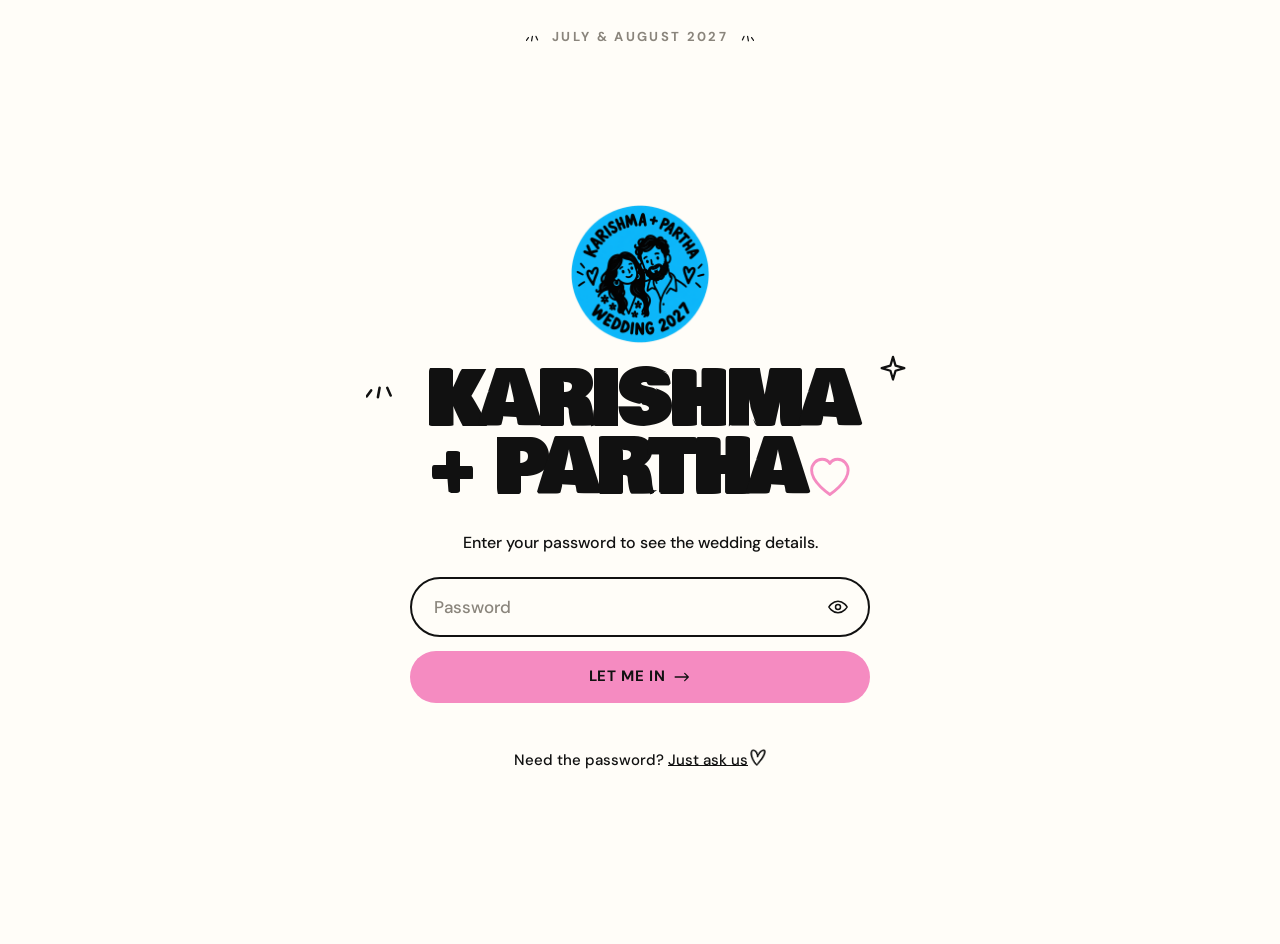
<file: index.html>
<!DOCTYPE html>
<html lang="en">
<head>
<meta charset="utf-8">
<meta name="viewport" content="width=device-width, initial-scale=1">
<meta name="format-detection" content="telephone=no, date=no, address=no, email=no, url=no">
<title>Karishma + Partha — Wedding</title>
<meta name="description" content="All the details you need for our wedding celebrations in Bradford and Ireland.">
<meta property="og:type" content="website">
<meta property="og:url" content="https://karishmapartha.wedding/">
<meta property="og:title" content="Karishma + Partha — Wedding">
<meta property="og:description" content="All the details you need for our wedding celebrations in Bradford and Ireland.">
<meta property="og:image" content="https://karishmapartha.wedding/icons/couple-badge.png">
<meta name="twitter:card" content="summary_large_image">
<meta name="twitter:title" content="Karishma + Partha — Wedding">
<meta name="twitter:description" content="All the details you need for our wedding celebrations in Bradford and Ireland.">
<meta name="twitter:image" content="https://karishmapartha.wedding/icons/couple-badge.png">
<link rel="icon" href="icons/favicon.ico" sizes="any">
<link rel="icon" type="image/png" sizes="16x16" href="icons/favicon-16.png">
<link rel="icon" type="image/png" sizes="32x32" href="icons/favicon-32.png">
<link rel="icon" type="image/png" sizes="48x48" href="icons/favicon-48.png">
<link rel="icon" type="image/png" sizes="192x192" href="icons/favicon-192.png">
<link rel="apple-touch-icon" sizes="180x180" href="icons/apple-touch-icon.png">
<link rel="preconnect" href="https://fonts.googleapis.com">
<link rel="preconnect" href="https://fonts.gstatic.com" crossorigin>
<link href="https://fonts.googleapis.com/css2?family=Bowlby+One&family=DM+Sans:opsz,wght@9..40,400;9..40,500;9..40,700&family=Caveat:wght@600;700&display=swap" rel="stylesheet">
<link rel="stylesheet" href="styles.css?v=77">
<style>
  body { background: var(--cream); }
  .gate-wrap {
    min-height: 100dvh;
    display: flex;
    align-items: center;
    justify-content: center;
    padding: 0 var(--side) 40px;
  }
  .gate-card { width: 100%; max-width: 460px; text-align: center; }

  .top-band { justify-content: center; align-items: center; gap: 10px; padding-top: 28px; }
  .top-band svg { color: var(--ink); flex: none; }
  .top-band svg.gate-dash--flip { transform: scaleX(-1); }

  .gate-badge { width: 120px; height: auto; margin: 22px auto 20px; display: block; }
  @media (min-width: 960px) { .gate-badge { width: 148px; } }

  .gate-title-wrap { position: relative; display: inline-block; }
  .gate-dash--title { position: absolute; top: -6px; left: -34px; color: var(--ink); }
  @media (min-width: 960px) { .gate-dash--title { top: 2px; left: -44px; width: 34px; height: 34px; } }
  .gate-star { position: absolute; top: -18px; right: -30px; }
  @media (min-width: 960px) { .gate-star { top: -14px; right: -40px; width: 34px; height: 34px; } }

  .gate-title {
    margin: 0;
    font-family: var(--font-display);
    text-transform: uppercase;
    letter-spacing: -.03em;
    line-height: .95;
    font-size: clamp(40px, 10vw, 72px);
    color: var(--ink);
  }
  .gate-heart { vertical-align: -.06em; margin-left: 6px; width: .58em; height: .58em; }

  .gate-instruction { margin: 26px 0 0; font: 500 16px/1.5 var(--font-body); color: var(--ink); }

  .gate-redirecting { margin: 22px 0 0; font: 500 16px/1.4 var(--font-body); color: var(--muted); }

  .gate-form { display: flex; flex-direction: column; gap: 14px; margin-top: 22px; }
  .gate-input-wrap { position: relative; }
  .gate-input {
    width: 100%;
    box-sizing: border-box;
    font: 500 17px/1 var(--font-body);
    padding: 17px 52px 17px 22px;
    border: 2px solid var(--ink);
    border-radius: 999px;
    background: var(--cream);
    color: var(--ink);
    outline: none;
  }
  .gate-input::placeholder { color: var(--muted); }
  .gate-input:focus { border-color: var(--pink); }
  .gate-eye {
    position: absolute;
    top: 50%;
    right: 18px;
    transform: translateY(-50%);
    background: none;
    border: 0;
    padding: 4px;
    margin: 0;
    color: var(--ink);
    cursor: pointer;
    line-height: 0;
  }
  .gate-eye.is-active { color: var(--pink); }

  .gate-submit {
    width: 100%;
    box-sizing: border-box;
    display: flex;
    align-items: center;
    justify-content: center;
    gap: 8px;
    font: 700 15px/1 var(--font-body);
    letter-spacing: .04em;
    text-transform: uppercase;
    padding: 17px 18px;
    border: 0;
    border-radius: 999px;
    background: var(--pink);
    color: var(--ink);
    cursor: pointer;
    transition: transform .12s ease;
  }
  .gate-submit:hover { transform: scale(1.02); }
  .gate-submit .icon-arrow { flex: none; }

  .gate-error { font: 500 14px/1.4 var(--font-body); color: #c0335a; min-height: 18px; margin: -4px 0 0; }

  .gate-help { margin: 18px 0 0; font: 500 15px/1.4 var(--font-body); color: var(--ink); }
  .gate-help a { color: var(--ink); }
  .gate-help-heart { display: inline-block; width: 16px; height: auto; vertical-align: -2px; margin-left: 2px; }

  .gate-reset { display: none; margin-top: 18px; font: 500 14px/1 var(--font-body); color: var(--muted); text-decoration: underline; background: none; border: 0; cursor: pointer; padding: 0; }

  [hidden] { display: none !important; }
</style>
</head>
<body>

<!-- reusable icon sprite -->
<svg style="position:absolute;width:0;height:0;overflow:hidden" aria-hidden="true">
  <symbol id="icon-arrow" viewBox="0 0 100 100">
    <path d="M12 50H84M65 30L85 50L65 70" fill="none" stroke="currentColor" stroke-width="7" stroke-linecap="round" stroke-linejoin="round"/>
  </symbol>
  <symbol id="icon-plane-lines" viewBox="0 0 40 40">
    <path d="M6 24L1 31M16 21L14 32M25 21L29 30" fill="none" stroke="currentColor" stroke-width="3" stroke-linecap="round"/>
  </symbol>
</svg>

<div class="top-band">
  <svg class="gate-dash" width="16" height="16" aria-hidden="true"><use href="#icon-plane-lines"/></svg>
  JULY &amp; AUGUST 2027
  <svg class="gate-dash gate-dash--flip" width="16" height="16" aria-hidden="true"><use href="#icon-plane-lines"/></svg>
</div>

<div class="gate-wrap">
  <div class="gate-card">
    <img class="gate-badge" src="icons/couple-badge.png" alt="Karishma + Partha Wedding 2027">

    <div class="gate-title-wrap">
      <svg class="gate-dash gate-dash--title" width="28" height="28" aria-hidden="true"><use href="#icon-plane-lines"/></svg>
      <svg class="gate-star" width="28" height="28" viewBox="0 0 24 24" aria-hidden="true"><path d="M12 2l1.8 6.2L20 10l-6.2 1.8L12 18l-1.8-6.2L4 10l6.2-1.8L12 2Z" fill="none" stroke="var(--ink)" stroke-width="1.6" stroke-linejoin="round"/></svg>
      <h1 class="gate-title">Karishma + Partha<svg class="gate-heart" width="30" height="30" viewBox="0 0 32 29" aria-hidden="true"><path d="M16 28S2 19 2 9.5C2 4.8 5.6 1 10 1c2.6 0 4.9 1.3 6 3.3C17.1 2.3 19.4 1 22 1c4.4 0 8 3.8 8 8.5C30 19 16 28 16 28Z" fill="none" stroke="#F58BC1" stroke-width="2.2" stroke-linejoin="round"/></svg></h1>
    </div>

    <p class="gate-instruction">Enter your password to see the wedding details.</p>

    <p class="gate-redirecting" id="gate-redirecting" hidden>Taking you there now…</p>

    <form class="gate-form" id="gate-form">
      <div class="gate-input-wrap">
        <input class="gate-input" id="gate-password" type="password" autocomplete="off" placeholder="Password" aria-label="Password">
        <button class="gate-eye" id="gate-eye" type="button" aria-label="Show password">
          <svg width="20" height="20" viewBox="0 0 24 24" aria-hidden="true"><path d="M1 12s4-7 11-7 11 7 11 7-4 7-11 7-11-7-11-7Z" fill="none" stroke="currentColor" stroke-width="1.8"/><circle cx="12" cy="12" r="3" fill="none" stroke="currentColor" stroke-width="1.8"/></svg>
        </button>
      </div>
      <button class="gate-submit" type="submit">Let me in <svg class="icon-arrow" width="18" height="18" aria-hidden="true"><use href="#icon-arrow"/></svg></button>
      <p class="gate-error" id="gate-error"></p>
    </form>

    <p class="gate-help">Need the password? <a href="mailto:karishma.partha2020@gmail.com">Just ask us</a><img class="gate-help-heart" src="icons/heart.png" alt="" aria-hidden="true"></p>

    <button class="gate-reset" id="gate-reset" type="button">Not you? Enter a different password</button>
  </div>
</div>

<script>
(function () {
  var DESTINATIONS = {
    "8078d899a37ff411404c220b749488ec0a91163ee3fc2266e61dd22e992641ac": "main/",
    "e32731fbc905264465dd0e59e2a48fa3e9396696fa382092b0e00f927c1d1ee1": "kakubhens-tribe/",
    "67b8f3c2fd1698dd799ec75e2ba71401a5fa4fc75c0fd4db09d5b36ee63849a3": "triple-famalam/"
  };
  var STORAGE_KEY = "kp-wedding-dest";

  var form = document.getElementById("gate-form");
  var input = document.getElementById("gate-password");
  var error = document.getElementById("gate-error");
  var resetBtn = document.getElementById("gate-reset");
  var redirecting = document.getElementById("gate-redirecting");
  var eyeBtn = document.getElementById("gate-eye");

  eyeBtn.addEventListener("click", function () {
    var showing = input.type === "text";
    input.type = showing ? "password" : "text";
    eyeBtn.classList.toggle("is-active", !showing);
    eyeBtn.setAttribute("aria-label", showing ? "Show password" : "Hide password");
  });

  function sha256Hex(text) {
    var enc = new TextEncoder().encode(text);
    return crypto.subtle.digest("SHA-256", enc).then(function (buf) {
      return Array.prototype.map.call(new Uint8Array(buf), function (b) {
        return b.toString(16).padStart(2, "0");
      }).join("");
    });
  }

  function goTo(dest) {
    redirecting.hidden = false;
    form.hidden = true;
    resetBtn.style.display = "none";
    window.location.href = dest;
  }

  var validDests = Object.keys(DESTINATIONS).map(function (k) { return DESTINATIONS[k]; });
  var saved = null;
  try { saved = localStorage.getItem(STORAGE_KEY); } catch (e) {}

  if (saved && validDests.indexOf(saved) !== -1) {
    resetBtn.style.display = "inline-block";
    goTo(saved);
  }

  resetBtn.addEventListener("click", function () {
    try { localStorage.removeItem(STORAGE_KEY); } catch (e) {}
    redirecting.hidden = true;
    form.hidden = false;
    resetBtn.style.display = "none";
    error.textContent = "";
    input.value = "";
    input.focus();
  });

  form.addEventListener("submit", function (e) {
    e.preventDefault();
    var value = input.value.trim();
    if (!value) return;
    error.textContent = "";
    sha256Hex(value).then(function (hash) {
      var dest = DESTINATIONS[hash];
      if (dest) {
        try { localStorage.setItem(STORAGE_KEY, dest); } catch (err) {}
        goTo(dest);
      } else {
        error.textContent = "That password isn't quite right — please try again.";
        input.select();
      }
    });
  });
})();
</script>

</body>
</html>
</file>
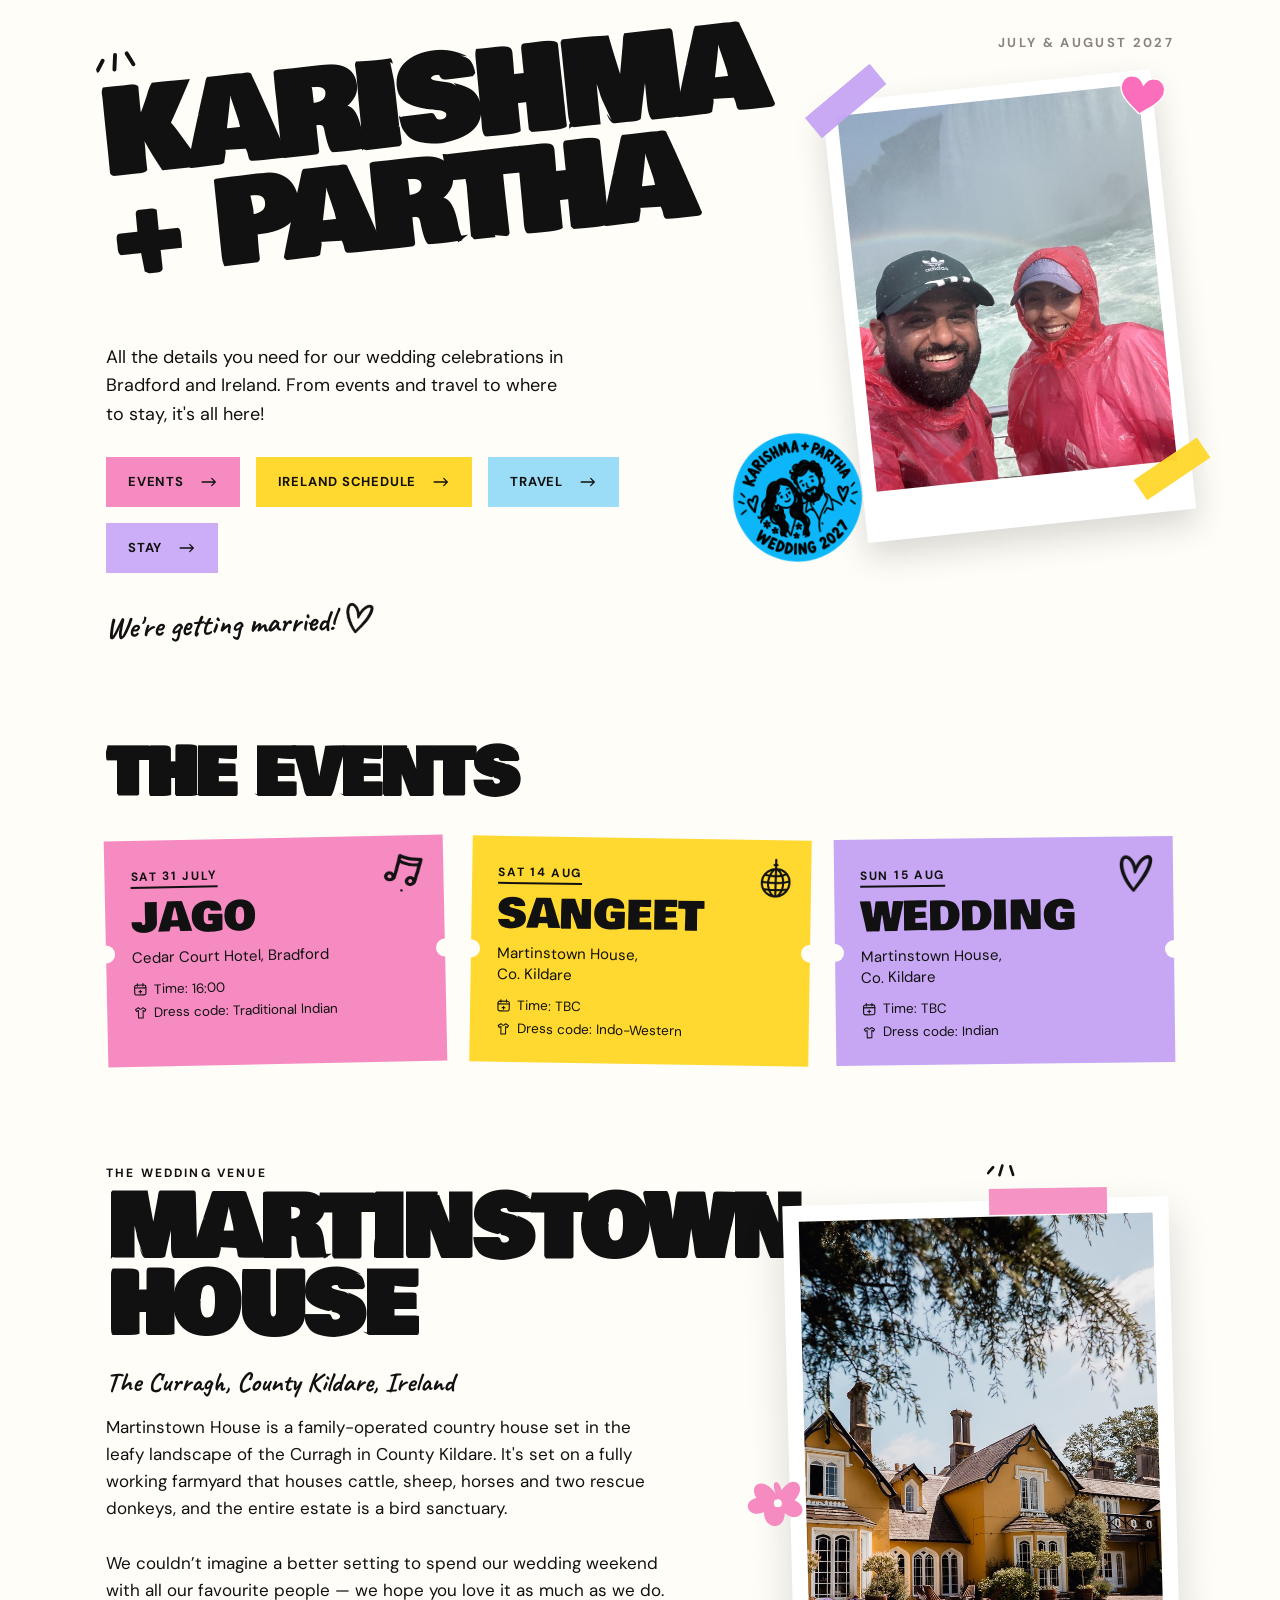
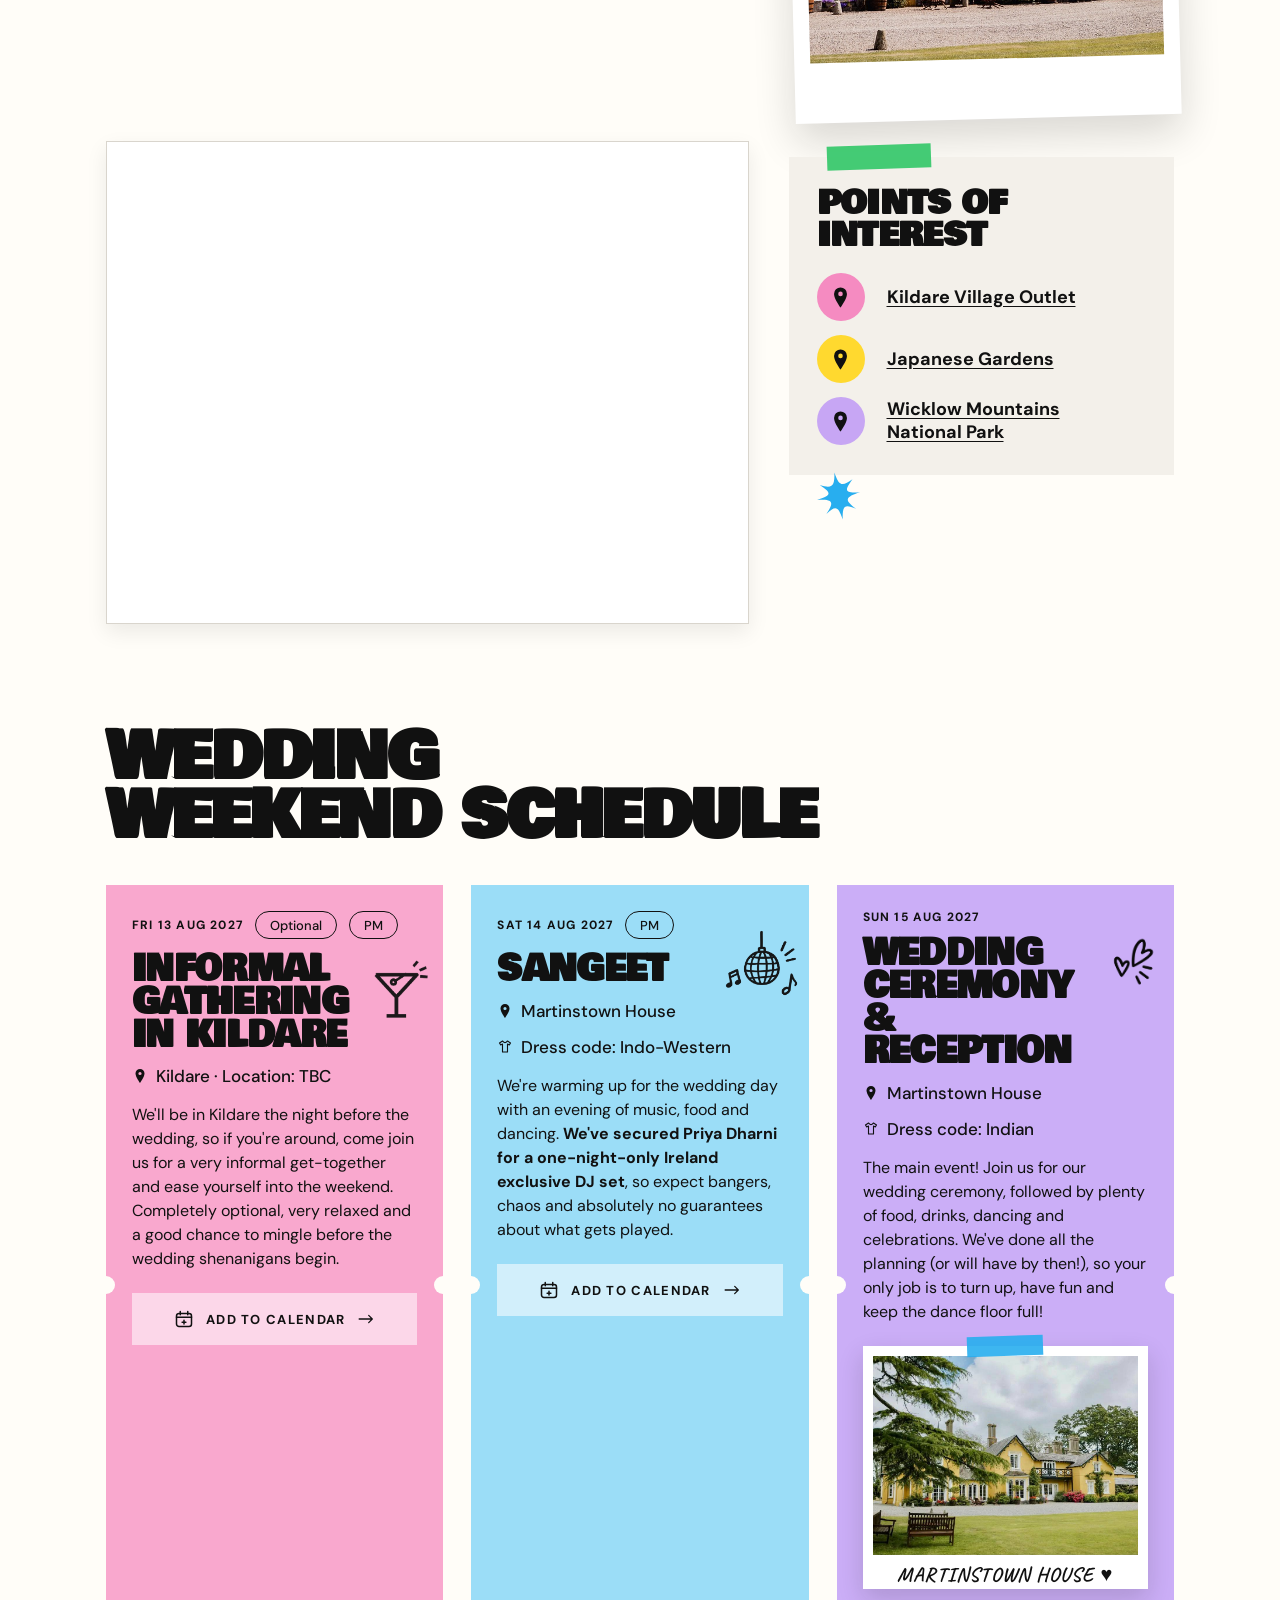
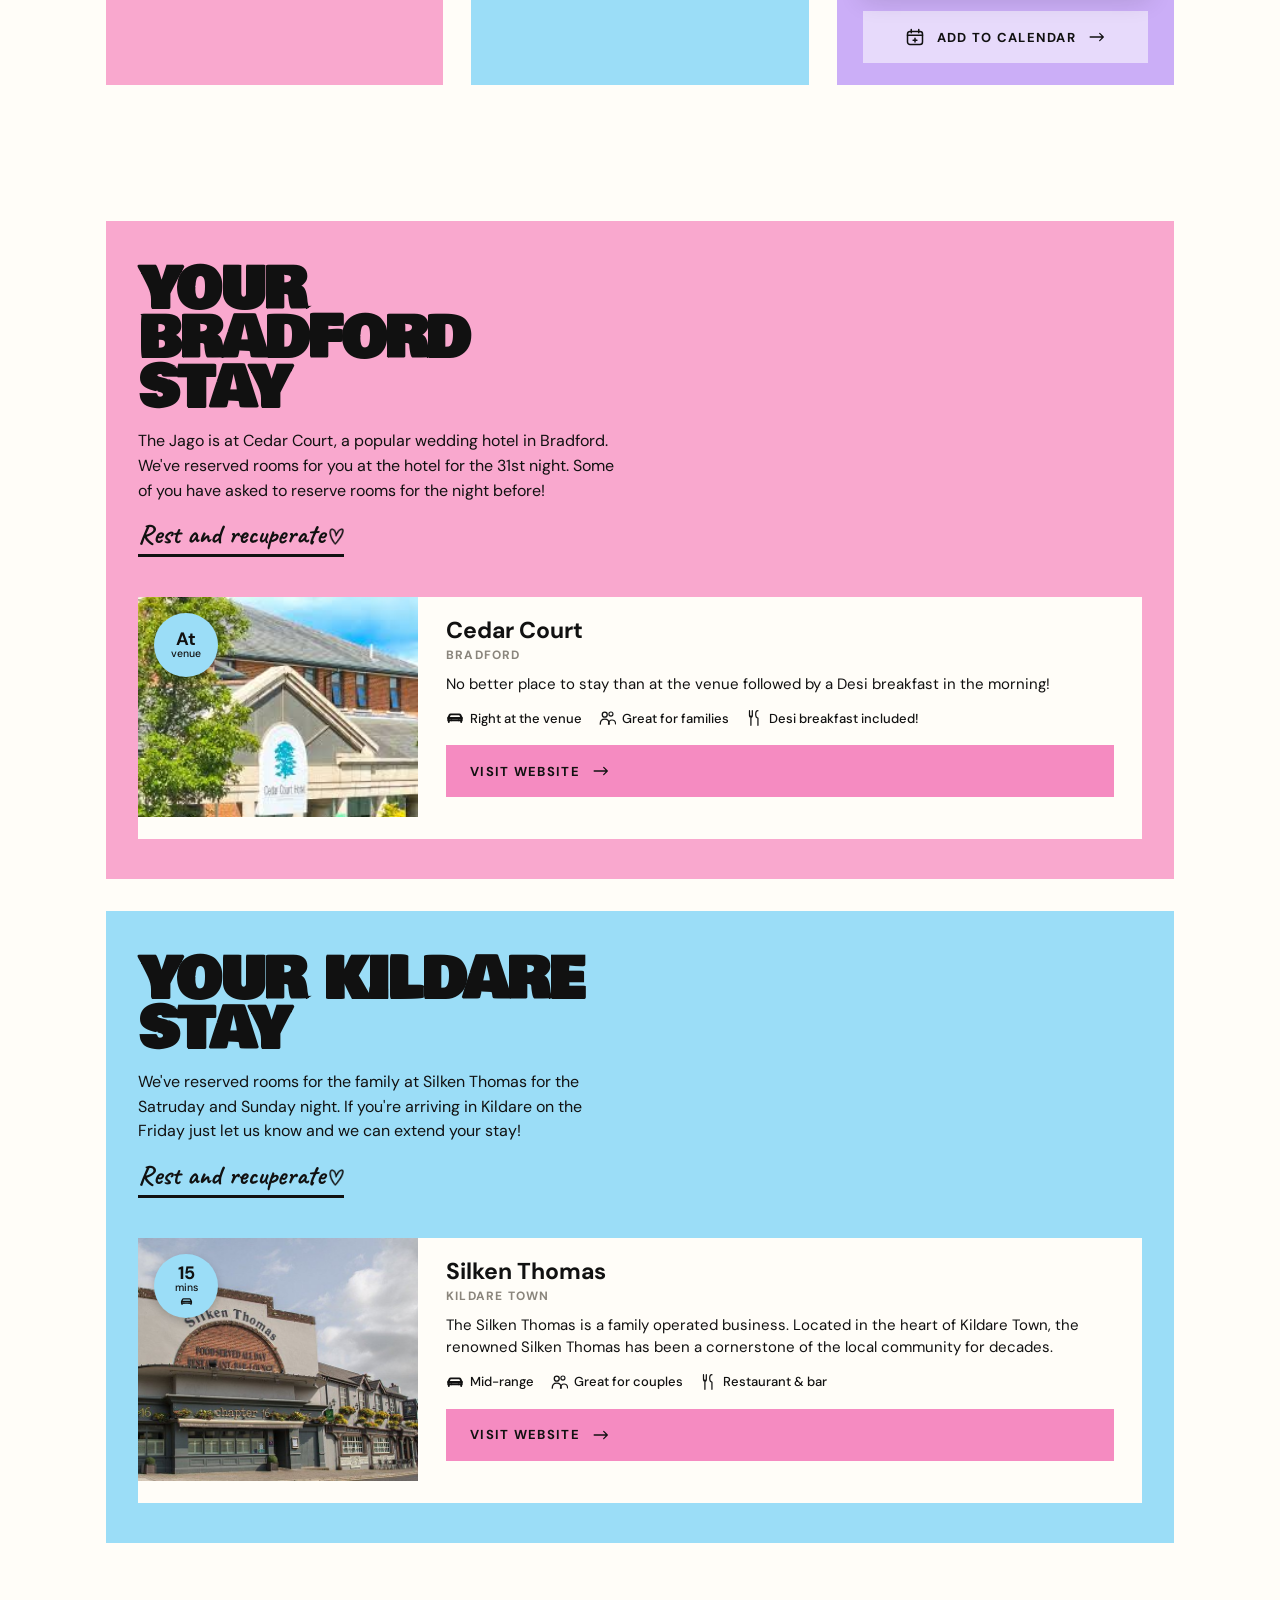
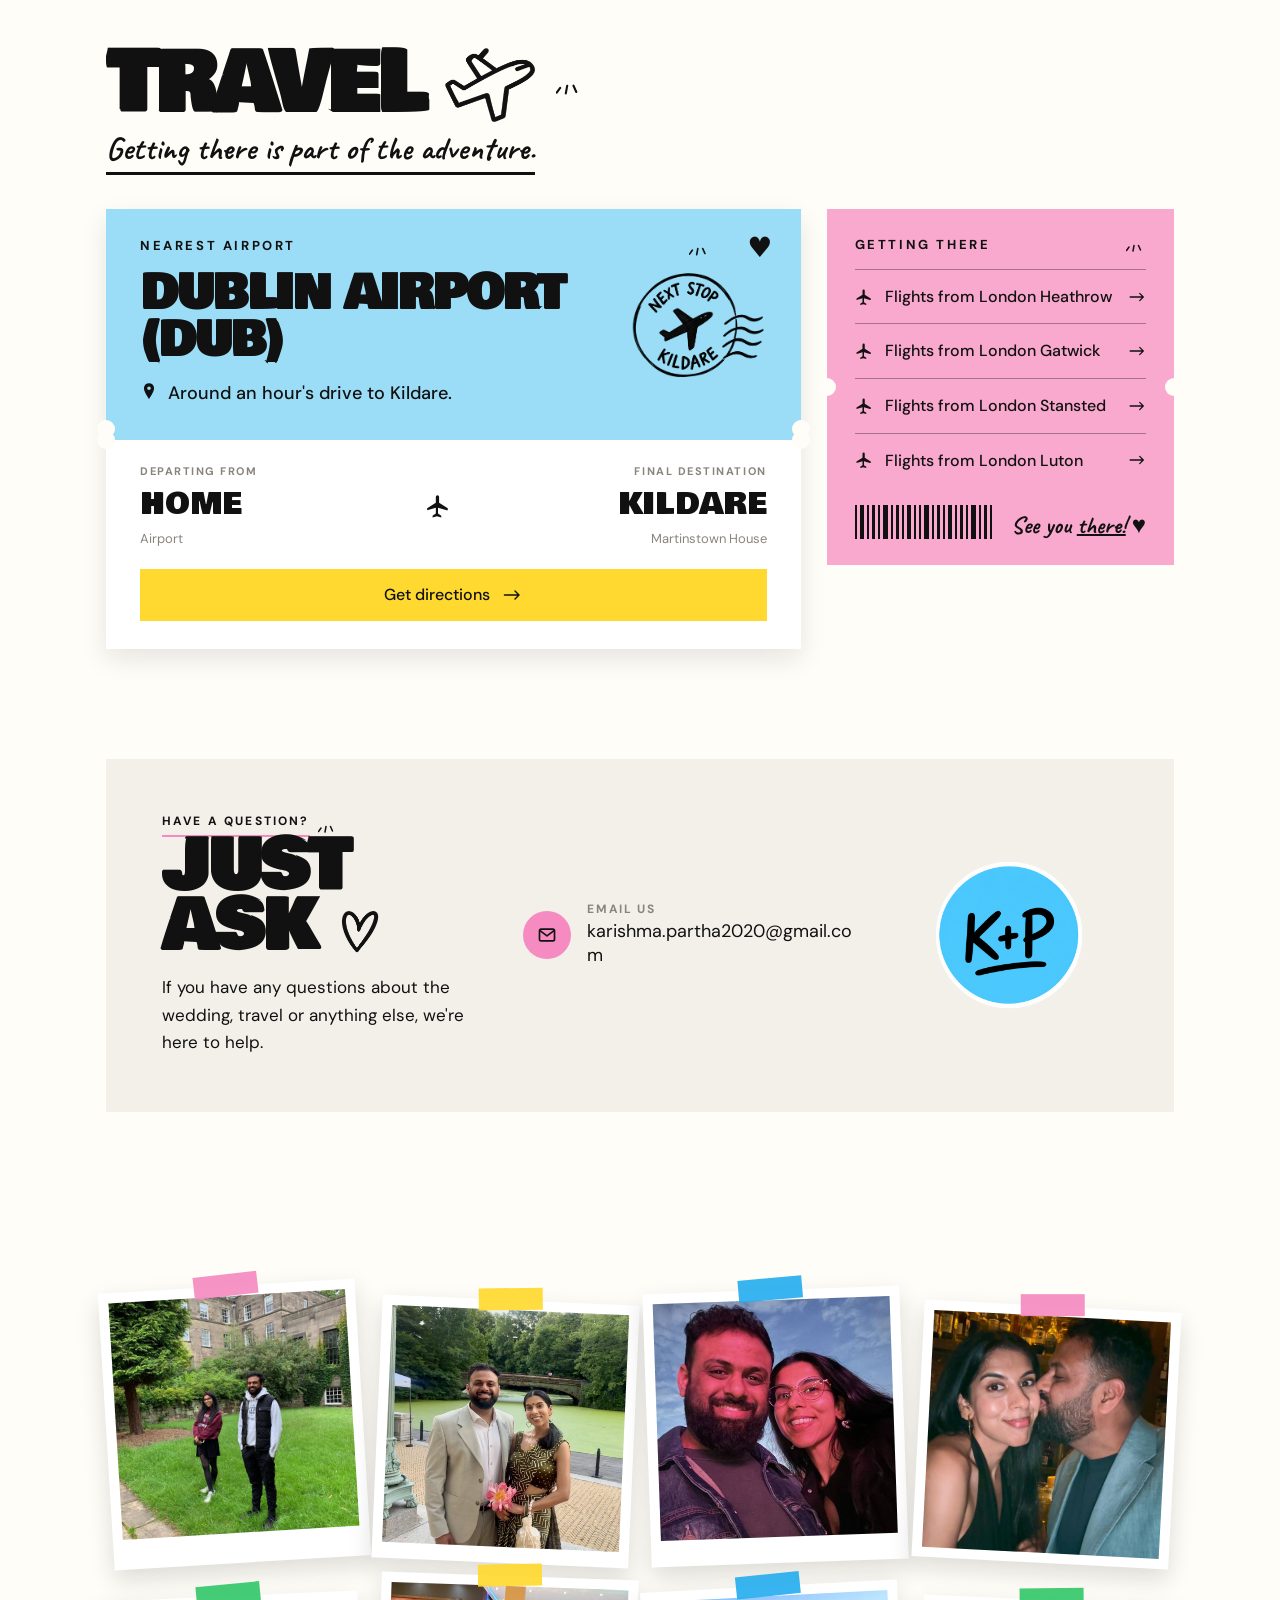
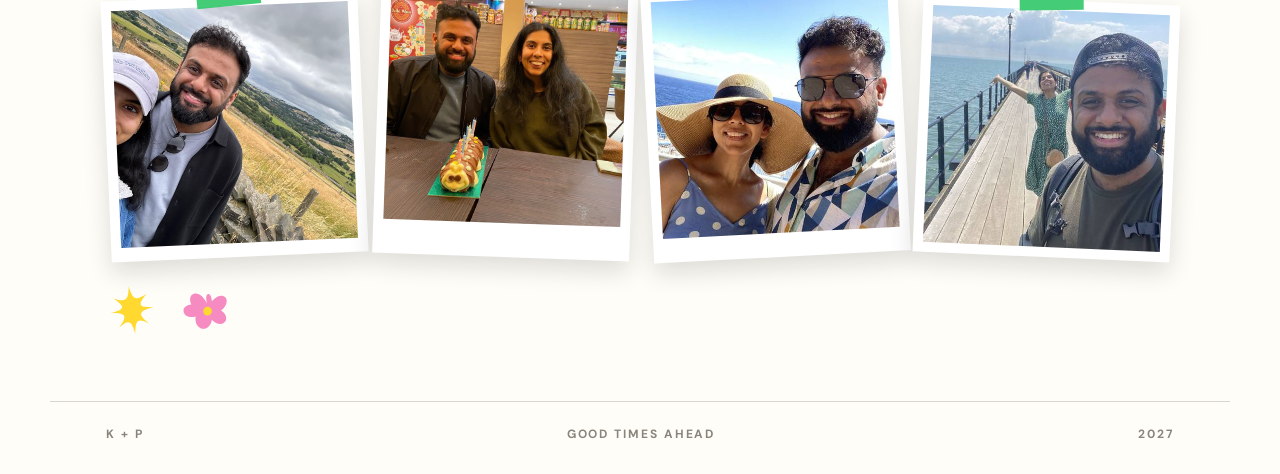
<file: kakubhens-tribe/index.html>
<!DOCTYPE html>
<html lang="en">
<head>
<meta charset="utf-8">
<meta name="viewport" content="width=device-width, initial-scale=1">
<meta name="format-detection" content="telephone=no, date=no, address=no, email=no, url=no">
<title>Karishma + Partha — Wedding</title>
<meta name="description" content="All the details you need for our wedding celebrations in Bradford and Ireland. From events and travel to where to stay, it's all here!">
<meta property="og:type" content="website">
<meta property="og:url" content="https://karishmapartha.wedding/kakubhens-tribe/">
<meta property="og:title" content="Karishma + Partha — Wedding">
<meta property="og:description" content="All the details you need for our wedding celebrations in Bradford and Ireland. From events and travel to where to stay, it's all here!">
<meta property="og:image" content="https://karishmapartha.wedding/icons/couple-badge.png">
<meta name="twitter:card" content="summary_large_image">
<meta name="twitter:title" content="Karishma + Partha — Wedding">
<meta name="twitter:description" content="All the details you need for our wedding celebrations in Bradford and Ireland. From events and travel to where to stay, it's all here!">
<meta name="twitter:image" content="https://karishmapartha.wedding/icons/couple-badge.png">
<link rel="icon" href="../icons/favicon.ico" sizes="any">
<link rel="icon" type="image/png" sizes="16x16" href="../icons/favicon-16.png">
<link rel="icon" type="image/png" sizes="32x32" href="../icons/favicon-32.png">
<link rel="icon" type="image/png" sizes="48x48" href="../icons/favicon-48.png">
<link rel="icon" type="image/png" sizes="192x192" href="../icons/favicon-192.png">
<link rel="apple-touch-icon" sizes="180x180" href="../icons/apple-touch-icon.png">
<link rel="preconnect" href="https://fonts.googleapis.com">
<link rel="preconnect" href="https://fonts.gstatic.com" crossorigin>
<link href="https://fonts.googleapis.com/css2?family=Bowlby+One&family=DM+Sans:opsz,wght@9..40,400;9..40,500;9..40,700&family=Caveat:wght@600;700&display=swap" rel="stylesheet">
<link rel="stylesheet" href="../styles.css?v=77">
</head>
<body>

<!-- reusable icon sprite -->
<svg style="position:absolute;width:0;height:0;overflow:hidden" aria-hidden="true">
  <symbol id="icon-arrow" viewBox="0 0 100 100">
    <path d="M12 50H84M65 30L85 50L65 70" fill="none" stroke="currentColor" stroke-width="7" stroke-linecap="round" stroke-linejoin="round"/>
  </symbol>
  <symbol id="icon-starburst" viewBox="0 0 100 100">
    <path d="M50 4C54 29 58 35 82 23C62 42 62 47 92 50C62 54 59 59 79 80C58 66 54 70 50 96C46 70 42 66 21 80C41 59 38 54 8 50C38 47 38 42 18 23C42 35 46 29 50 4Z" fill="currentColor"/>
  </symbol>
  <symbol id="icon-flower" viewBox="0 0 100 100">
    <path d="M50 38C36 9 11 18 21 40C-3 42 5 69 29 62C25 88 55 94 59 68C78 88 98 65 76 51C99 33 80 10 59 34C58 15 44 16 50 38Z" fill="currentColor"/>
  </symbol>
  <symbol id="icon-pin" viewBox="0 0 32 32">
    <path d="M16 2a9 9 0 0 0-9 9c0 6.6 9 19 9 19s9-12.4 9-19a9 9 0 0 0-9-9zm0 12.2a3.2 3.2 0 1 1 0-6.4 3.2 3.2 0 0 1 0 6.4z" fill="currentColor"/>
  </symbol>
  <symbol id="icon-calendar" viewBox="0 0 32 32">
    <rect x="4" y="7" width="24" height="21" rx="4" fill="none" stroke="currentColor" stroke-width="2.4" stroke-linecap="round"/>
    <path d="M4 13h24M10 4v5M22 4v5M16 18v6M13 21h6" fill="none" stroke="currentColor" stroke-width="2.4" stroke-linecap="round"/>
  </symbol>
  <symbol id="icon-plane-lines" viewBox="0 0 40 40">
    <path d="M6 24L1 31M16 21L14 32M25 21L29 30" fill="none" stroke="currentColor" stroke-width="3" stroke-linecap="round"/>
  </symbol>
  <symbol id="icon-plane-solid" viewBox="0 0 24 24">
    <path d="M21 16v-2l-8-5V3.5a1.5 1.5 0 0 0-3 0V9l-8 5v2l8-2.5V19l-3 2v1.5l4-1 4 1V21l-3-2v-5.5l8 2.5z" fill="currentColor"/>
  </symbol>
  <symbol id="icon-car" viewBox="0 0 32 32">
    <path d="M5 20v3M27 20v3" fill="none" stroke="#111" stroke-width="3.4" stroke-linecap="round"/>
    <path d="M4 20v-4l2.6-5.4A2 2 0 0 1 8.4 9.5h15.2a2 2 0 0 1 1.8 1.1L28 16v4z" fill="none" stroke="#111" stroke-width="3.4" stroke-linecap="round" stroke-linejoin="round"/>
    <path d="M4 16h24" fill="none" stroke="#111" stroke-width="3.4" stroke-linecap="round"/>
    <circle cx="9.5" cy="20" r="1.6" fill="#111"/>
    <circle cx="22.5" cy="20" r="1.6" fill="#111"/>
  </symbol>
  <symbol id="icon-people" viewBox="0 0 32 32">
    <circle cx="12" cy="10" r="4.4" fill="none" stroke="currentColor" stroke-width="2.3"/>
    <path d="M4 27c0-5.6 3.4-9 8-9s8 3.4 8 9" fill="none" stroke="currentColor" stroke-width="2.3" stroke-linecap="round"/>
    <circle cx="23" cy="9" r="3.6" fill="none" stroke="currentColor" stroke-width="2"/>
    <path d="M18.5 27c.3-4.6 2.6-7.4 6.3-7.4S31 22 31.2 26.4" fill="none" stroke="currentColor" stroke-width="2" stroke-linecap="round"/>
  </symbol>
  <symbol id="icon-glass" viewBox="0 0 32 32">
    <path d="M9 3h14l-1.6 12.4a5.4 5.4 0 0 1-10.8 0L9 3z" fill="none" stroke="currentColor" stroke-width="2.2" stroke-linejoin="round"/>
    <path d="M16 15.5V27M10.5 29h11" fill="none" stroke="currentColor" stroke-width="2.2" stroke-linecap="round"/>
  </symbol>
  <symbol id="icon-fork" viewBox="0 0 32 32">
    <path d="M8 3v9a2.5 2.5 0 0 0 5 0V3M10.5 12v17" fill="none" stroke="currentColor" stroke-width="2.2" stroke-linecap="round" stroke-linejoin="round"/>
    <path d="M23 3c-2.2 0-4 2.6-4 6.5S20.8 16 23 16v13" fill="none" stroke="currentColor" stroke-width="2.2" stroke-linecap="round" stroke-linejoin="round"/>
  </symbol>
  <symbol id="icon-golf" viewBox="0 0 32 32">
    <path d="M9 29V3" fill="none" stroke="currentColor" stroke-width="2.3" stroke-linecap="round"/>
    <path d="M9 4l13 5.5L9 15V4z" fill="currentColor"/>
    <ellipse cx="9" cy="29" rx="7" ry="2" fill="none" stroke="currentColor" stroke-width="2"/>
  </symbol>
  <symbol id="icon-shirt" viewBox="0 0 32 32">
    <path d="M11 4L5 8l2.4 4L11 10v16h10V10l3.6 2L27 8l-6-4-3 2.6a4 4 0 0 1-4 0L11 4z" fill="none" stroke="currentColor" stroke-width="2.2" stroke-linejoin="round" stroke-linecap="round"/>
  </symbol>
  <symbol id="icon-adults" viewBox="0 0 32 32">
    <circle cx="16" cy="16" r="14" fill="none" stroke="currentColor" stroke-width="2.3"/>
    <text x="16" y="21" font-family="DM Sans, Arial, sans-serif" font-size="12" font-weight="700" text-anchor="middle" fill="currentColor">18+</text>
  </symbol>
  <symbol id="icon-coffee-fill" viewBox="0 0 32 32">
    <path d="M6 10h16v9a7 7 0 0 1-7 7h-2a7 7 0 0 1-7-7v-9z" fill="currentColor"/>
    <path d="M22 12.5h2.5a4.3 4.3 0 0 1 0 8.6H22" fill="none" stroke="currentColor" stroke-width="2.4" stroke-linecap="round"/>
  </symbol>
  <symbol id="icon-people-fill" viewBox="0 0 32 32">
    <circle cx="12" cy="10" r="5" fill="currentColor"/>
    <path d="M2 28c0-6.6 4.5-10.5 10-10.5s10 3.9 10 10.5" fill="currentColor"/>
    <circle cx="23" cy="9" r="3.6" fill="currentColor" opacity=".8"/>
    <path d="M17 27.5c.4-5 3-8 6.3-8s6.2 3.3 6.7 8" fill="currentColor" opacity=".8"/>
  </symbol>
  <symbol id="icon-mail" viewBox="0 0 24 24">
    <rect x="3" y="5" width="18" height="14" rx="2" fill="none" stroke="currentColor" stroke-width="2" stroke-linecap="round" stroke-linejoin="round"/>
    <path d="M4 7l8 6 8-6" fill="none" stroke="currentColor" stroke-width="2" stroke-linecap="round" stroke-linejoin="round"/>
  </symbol>
  <symbol id="icon-phone" viewBox="0 0 24 24">
    <path d="M22 16.92v3a2 2 0 0 1-2.18 2 19.79 19.79 0 0 1-8.63-3.07 19.5 19.5 0 0 1-6-6 19.79 19.79 0 0 1-3.07-8.67A2 2 0 0 1 4.11 2h3a2 2 0 0 1 2 1.72c.127.96.361 1.903.7 2.81a2 2 0 0 1-.45 2.11L8.09 9.91a16 16 0 0 0 6 6l1.27-1.27a2 2 0 0 1 2.11-.45c.907.339 1.85.573 2.81.7A2 2 0 0 1 22 16.92z" fill="none" stroke="currentColor" stroke-width="2" stroke-linecap="round" stroke-linejoin="round"/>
  </symbol>
  <symbol id="icon-chat" viewBox="0 0 24 24">
    <path d="M21 11.5a8.38 8.38 0 0 1-.9 3.8 8.5 8.5 0 0 1-7.6 4.7 8.38 8.38 0 0 1-3.8-.9L3 21l1.9-5.7a8.38 8.38 0 0 1-.9-3.8 8.5 8.5 0 0 1 4.7-7.6 8.38 8.38 0 0 1 3.8-.9h.5a8.48 8.48 0 0 1 8 8v.5z" fill="none" stroke="currentColor" stroke-width="2" stroke-linecap="round" stroke-linejoin="round"/>
    <circle cx="8" cy="12" r="1" fill="currentColor"/><circle cx="12" cy="12" r="1" fill="currentColor"/><circle cx="16" cy="12" r="1" fill="currentColor"/>
  </symbol>
</svg>

<div class="top-band">JULY &amp; AUGUST 2027</div>

<!-- ===================== HERO ===================== -->
<header class="section hero">
  <div class="hero__grid">
    <div class="hero__intro">
      <div class="hero__title-wrap">
        <svg class="hero__burst" width="44" height="44" aria-hidden="true"><use href="#icon-plane-lines"/></svg>
        <h1 class="hero__title">Karishma<br>+ Partha</h1>
      </div>
      <p class="hero__lede">All the details you need for our wedding celebrations in Bradford and Ireland. From events and travel to where to stay, it's all here!</p>

      <nav class="hero__nav" aria-label="Section links">
        <a href="#events" class="hero__nav-btn hero__nav-btn--events">Events <svg class="icon-arrow" width="18" height="18" aria-hidden="true"><use href="#icon-arrow"/></svg></a>
        <a href="#schedule" class="hero__nav-btn hero__nav-btn--schedule">Ireland schedule <svg class="icon-arrow" width="18" height="18" aria-hidden="true"><use href="#icon-arrow"/></svg></a>
        <a href="#travel" class="hero__nav-btn hero__nav-btn--travel">Travel <svg class="icon-arrow" width="18" height="18" aria-hidden="true"><use href="#icon-arrow"/></svg></a>
        <a href="#stay" class="hero__nav-btn hero__nav-btn--stay">Stay <svg class="icon-arrow" width="18" height="18" aria-hidden="true"><use href="#icon-arrow"/></svg></a>
      </nav>

      <div class="hero__tag-row">
        <span class="hand hero__tag">We're getting married!</span>
        <img class="hero__tag-heart" src="../icons/heart.png" alt="" aria-hidden="true">
      </div>
    </div>

    <div class="hero__photo">
      <img class="hero__heart" src="../icons/pinkheart.png" alt="" aria-hidden="true">
      <div class="polaroid polaroid--hero">
        <span class="tape tape--hero-1" aria-hidden="true"></span>
        <span class="tape tape--hero-2" aria-hidden="true"></span>
        <img class="polaroid--hero__photo" src="../images/hero-couple.jpg?v=2" alt="Karishma and Partha">
      </div>
      <img class="hero__badge" src="../icons/couple-badge.png" alt="" aria-hidden="true">
    </div>
  </div>
</header>

<!-- ===================== THE EVENTS ===================== -->
<section class="section events" id="events">
  <div class="events__head">
    <h2 class="events__title">The events</h2>
  </div>

  <div class="ticket-row">
    <div class="ticket ticket--pink">
      <div class="ticket__date">Sat 31 July</div>
      <img class="ticket__icon" src="../icons/note.png" alt="" aria-hidden="true" style="width:40px;height:38px">
      <div class="ticket__name">Jago</div>
      <div class="ticket__place-row">
        <span class="ticket__place">Cedar Court Hotel, Bradford</span>
      </div>
      <div class="ticket__details">
        <div class="ticket__detail"><svg width="15" height="15" aria-hidden="true"><use href="#icon-calendar"/></svg>Time: 16:00</div>
        <div class="ticket__detail"><svg width="15" height="15" aria-hidden="true"><use href="#icon-shirt"/></svg>Dress code: Traditional Indian</div>
      </div>
    </div>

    <div class="ticket ticket--yellow">
      <div class="ticket__date">Sat 14 Aug</div>
      <img class="ticket__icon" src="../icons/disco.png" alt="" aria-hidden="true" style="width:31px;height:40px">
      <div class="ticket__name">Sangeet</div>
      <div class="ticket__place-row">
        <span class="ticket__place">Martinstown House,<br>Co. Kildare</span>
      </div>
      <div class="ticket__details">
        <div class="ticket__detail"><svg width="15" height="15" aria-hidden="true"><use href="#icon-calendar"/></svg>Time: TBC</div>
        <div class="ticket__detail"><svg width="15" height="15" aria-hidden="true"><use href="#icon-shirt"/></svg>Dress code: Indo-Western</div>
      </div>
    </div>

    <div class="ticket ticket--purple">
      <div class="ticket__date">Sun 15 Aug</div>
      <img class="ticket__icon" src="../icons/heart.png" alt="" aria-hidden="true" style="width:34px;height:38px">
      <div class="ticket__name">Wedding</div>
      <div class="ticket__place-row">
        <span class="ticket__place">Martinstown House,<br>Co. Kildare</span>
      </div>
      <div class="ticket__details">
        <div class="ticket__detail"><svg width="15" height="15" aria-hidden="true"><use href="#icon-calendar"/></svg>Time: TBC</div>
        <div class="ticket__detail"><svg width="15" height="15" aria-hidden="true"><use href="#icon-shirt"/></svg>Dress code: Indian</div>
      </div>
    </div>
  </div>
</section>

<!-- ===================== THE WEDDING VENUE ===================== -->
<section class="section venue">
  <div class="venue__grid">
    <div>
      <div class="eyebrow" style="color:var(--ink)">The wedding venue</div>
      <div class="venue__title-wrap">
        <h2 class="venue__title">Martinstown<br>House</h2>
        <svg class="venue__title-flower" width="38" height="38" aria-hidden="true"><use href="#icon-flower"/></svg>
      </div>
      <p class="hand venue__meta">The Curragh, County Kildare, Ireland</p>
      <p class="venue__copy">Martinstown House is a family-operated country house set in the leafy landscape of the Curragh in County Kildare. It's set on a fully working farmyard that houses cattle, sheep, horses and two rescue donkeys, and the entire estate is a bird sanctuary.<br><br>We couldn’t imagine a better setting to spend our wedding weekend with all our favourite people — we hope you love it as much as we do.</p>

    </div>

    <div class="venue__photo-wrap">
      <div class="venue__photo-tape" aria-hidden="true"></div>
      <div class="venue__photo-frame">
        <img class="venue__photo" src="../images/martinstown-house.jpeg" alt="Martinstown House exterior">
      </div>
      <span class="venue__starburst" aria-hidden="true"><svg width="110" height="110" viewBox="0 0 100 100" style="display:block"><path d="M50 38C36 9 11 18 21 40C-3 42 5 69 29 62C25 88 55 94 59 68C78 88 98 65 76 51C99 33 80 10 59 34C58 15 44 16 50 38Z" fill="currentColor"/><circle cx="51" cy="52" r="8" fill="#FFFDF8" stroke="currentColor" stroke-width="4"/></svg></span>
      <svg class="venue__sparks" width="36" height="36" aria-hidden="true"><use href="#icon-plane-lines"/></svg>
    </div>
  </div>

  <div class="venue__grid" style="margin-top:0">
    <div>
      <div class="venue__map">
        <iframe class="venue__map-frame" src="https://www.google.com/maps/embed?pb=!1m18!1m12!1m3!1d2395.151962327751!2d-6.8219802000000005!3d53.1074638!2m3!1f0!2f0!3f0!3m2!1i1024!2i768!4f13.1!3m3!1m2!1s0x485d7dd6881ced21%3A0x272b61d124017fb0!2sMartinstown%20House!5e0!3m2!1sen!2suk!4v1788895756223!5m2!1sen!2suk" allowfullscreen loading="lazy" referrerpolicy="strict-origin-when-cross-origin" title="Martinstown House on Google Maps"></iframe>
      </div>
    </div>

    <div class="poi">
      <div class="poi__tape" aria-hidden="true"></div>
      <div class="poi__panel">
        <div class="poi__title-row">
          <h3 class="poi__title">Points of interest</h3>
        </div>
        <div class="poi__list">
          <div class="poi__row">
            <span class="poi__dot" style="background:var(--pink)"><svg width="23" height="23" aria-hidden="true"><use href="#icon-pin"/></svg></span>
            <a class="poi__place" href="https://www.thebicestercollection.com/kildare-village/en/" target="_blank" rel="noopener">Kildare Village Outlet</a>
          </div>
          <div class="poi__row">
            <span class="poi__dot" style="background:var(--yellow)"><svg width="23" height="23" aria-hidden="true"><use href="#icon-pin"/></svg></span>
            <a class="poi__place" href="https://www.irishtourism.com/national-stud-and-japanese-gardens" target="_blank" rel="noopener">Japanese Gardens</a>
          </div>
          <div class="poi__row">
            <span class="poi__dot" style="background:var(--purple)"><svg width="23" height="23" aria-hidden="true"><use href="#icon-pin"/></svg></span>
            <a class="poi__place" href="https://www.nationalparks.ie/wicklow/" target="_blank" rel="noopener">Wicklow Mountains National Park</a>
          </div>
        </div>
      </div>
      <span class="poi__starburst" aria-hidden="true"><svg width="52" height="52" aria-hidden="true"><use href="#icon-starburst"/></svg></span>
    </div>
  </div>
</section>

<!-- ===================== WEDDING WEEKEND SCHEDULE ===================== -->
<section class="section schedule" id="schedule">
  <div class="schedule__grid">
    <div>
      <h2 class="schedule__title">Wedding<br>weekend schedule</h2>
    </div>
  </div>

  <div class="schedule-cards">
    <div class="schedule-card schedule-card--dublin">
      <img class="schedule-card__icon" src="../icons/ws-cocktail-t.png" alt="" aria-hidden="true" style="top:74px;right:14px;width:56px;height:60px">
      <div class="schedule-card__head">
        <span class="schedule-card__date">Fri 13 Aug 2027</span>
        <span class="schedule-card__pill">Optional</span><span class="schedule-card__pill">PM</span>
      </div>
      <h3 class="schedule-card__title">Informal gathering in Kildare</h3>
      <div class="schedule-card__place"><svg width="16" height="16" aria-hidden="true"><use href="#icon-pin"/></svg>Kildare · Location: TBC</div>
      <p class="schedule-card__copy">We'll be in Kildare the night before the wedding, so if you're around, come join us for a very informal get-together and ease yourself into the weekend. Completely optional, very relaxed and a good chance to mingle before the wedding shenanigans begin.</p>
      <a href="../ics/kildare-gathering.ics" class="btn btn--ghost btn--block"><svg width="20" height="20" aria-hidden="true"><use href="#icon-calendar"/></svg>Add to calendar <svg class="icon-arrow" width="18" height="18" aria-hidden="true"><use href="#icon-arrow"/></svg></a>
    </div>

    <div style="display:grid;gap:18px">
      <div class="schedule-card schedule-card--sangeet">
        <img class="schedule-card__icon" src="../icons/ws-disco-t.png" alt="" aria-hidden="true" style="top:44px;right:10px;width:75px;height:68px">
        <div class="schedule-card__head">
          <span class="schedule-card__date">Sat 14 Aug 2027</span>
          <span class="schedule-card__pill">PM</span>
        </div>
        <h3 class="schedule-card__title">Sangeet</h3>
        <div class="schedule-card__place"><svg width="16" height="16" aria-hidden="true"><use href="#icon-pin"/></svg>Martinstown House</div>
        <div class="schedule-card__place"><svg width="16" height="16" aria-hidden="true"><use href="#icon-shirt"/></svg>Dress code: Indo-Western</div>
        <p class="schedule-card__copy">We're warming up for the wedding day with an evening of music, food and dancing. <b>We've secured Priya Dharni for a one-night-only Ireland exclusive DJ set</b>, so expect bangers, chaos and absolutely no guarantees about what gets played.</p>
        <a href="../ics/sangeet.ics" class="btn btn--ghost btn--block"><svg width="20" height="20" aria-hidden="true"><use href="#icon-calendar"/></svg>Add to calendar <svg class="icon-arrow" width="18" height="18" aria-hidden="true"><use href="#icon-arrow"/></svg></a>
      </div>
    </div>

    <div class="schedule-card schedule-card--wedding">
      <img class="schedule-card__icon" src="../icons/double-hearts.png" alt="" aria-hidden="true" style="top:42px;right:8px;width:66px;height:66px">
      <div class="schedule-card__head">
        <span class="schedule-card__date">Sun 15 Aug 2027</span>
      </div>
      <h3 class="schedule-card__title">Wedding ceremony &amp; reception</h3>
      <div class="schedule-card__place"><svg width="16" height="16" aria-hidden="true"><use href="#icon-pin"/></svg>Martinstown House</div>
      <div class="schedule-card__place"><svg width="16" height="16" aria-hidden="true"><use href="#icon-shirt"/></svg>Dress code: Indian</div>
      <p class="schedule-card__copy">The main event! Join us for our wedding ceremony, followed by plenty of food, drinks, dancing and celebrations. We've done all the planning (or will have by then!), so your only job is to turn up, have fun and keep the dance floor full!</p>
      <div class="schedule-card__photo">
        <div class="schedule-card__photo-tape" aria-hidden="true"></div>
        <img class="venue-photo" src="../images/martinstown-house-2.jpeg" alt="Martinstown House">
        <div class="schedule-card__photo-caption">Martinstown House ♥︎</div>
      </div>
      <a href="../ics/wedding-reception.ics" class="btn btn--ghost btn--block"><svg width="20" height="20" aria-hidden="true"><use href="#icon-calendar"/></svg>Add to calendar <svg class="icon-arrow" width="18" height="18" aria-hidden="true"><use href="#icon-arrow"/></svg></a>
    </div>
  </div>
</section>

<!-- ===================== STAY ===================== -->
<section class="section stay" id="stay">
  <div class="hotels" style="background:var(--pink-light)">
    <div class="hotels__head">
      <div class="hotels__intro">
        <h3 class="hotels__title">Your Bradford Stay</h3>
        <p class="hotels__copy">The Jago is at Cedar Court, a popular wedding hotel in Bradford. We've reserved rooms for you at the hotel for the 31st night. Some of you have asked to reserve rooms for the night before!</p>
        <div class="hotels__subline hand">Rest and recuperate<img class="hotels__subline-heart" src="../icons/heart.png" alt="" aria-hidden="true"></div>
      </div>
    </div>

    <div class="hotel-cards hotel-cards--single">
      <div class="hotel-card">
        <div class="hotel-card__photo">
          <img src="../images/cedar-court.jpeg" alt="Cedar Court Hotel exterior">
          <span class="hotel-card__time" style="background:var(--blue-light)">At<b>venue</b></span>
        </div>
        <div class="hotel-card__body">
          <h4 class="hotel-card__title">Cedar Court</h4>
          <span class="hotel-card__place">Bradford</span>
          <p class="hotel-card__copy">No better place to stay than at the venue followed by a Desi breakfast in the morning!</p>
          <div class="hotel-card__tags">
            <span><svg width="18" height="18" aria-hidden="true"><use href="#icon-car"/></svg>Right at the venue</span>
            <span><svg width="18" height="18" aria-hidden="true"><use href="#icon-people"/></svg>Great for families</span>
            <span><svg width="18" height="18" aria-hidden="true"><use href="#icon-fork"/></svg>Desi breakfast included!</span>
          </div>
          <a href="https://cedarcourthotels.co.uk/hotels/bradford/" target="_blank" rel="noopener" class="btn btn--pink btn--block">Visit website <svg class="icon-arrow" width="18" height="18" aria-hidden="true"><use href="#icon-arrow"/></svg></a>
        </div>
      </div>
    </div>
  </div>

  <div class="hotels">
    <div class="hotels__head">
      <div class="hotels__intro">
        <h3 class="hotels__title">Your Kildare Stay</h3>
        <p class="hotels__copy">We've reserved rooms for the family at Silken Thomas for the Satruday and Sunday night. If you're arriving in Kildare on the Friday just let us know and we can extend your stay!</p>
        <div class="hotels__subline hand">Rest and recuperate<img class="hotels__subline-heart" src="../icons/heart.png" alt="" aria-hidden="true"></div>
      </div>
    </div>

    <div class="hotel-cards hotel-cards--single">
      <div class="hotel-card">
        <div class="hotel-card__photo">
          <img src="../images/silken-thomas.jpg" alt="Silken Thomas exterior">
          <span class="hotel-card__time" style="background:var(--blue-light)">15<b>mins</b><svg width="13" height="13" aria-hidden="true"><use href="#icon-car"/></svg></span>
        </div>
        <div class="hotel-card__body">
          <h4 class="hotel-card__title">Silken Thomas</h4>
          <span class="hotel-card__place">Kildare Town</span>
          <p class="hotel-card__copy">The Silken Thomas is a family operated business. Located in the heart of Kildare Town, the renowned Silken Thomas has been a cornerstone of the local community for decades. </p>
          <div class="hotel-card__tags">
            <span><svg width="18" height="18" aria-hidden="true"><use href="#icon-car"/></svg>Mid-range</span>
            <span><svg width="18" height="18" aria-hidden="true"><use href="#icon-people"/></svg>Great for couples</span>
            <span><svg width="18" height="18" aria-hidden="true"><use href="#icon-fork"/></svg>Restaurant &amp; bar</span>
          </div>
          <a href="https://silkenthomas.com/" target="_blank" rel="noopener" class="btn btn--pink btn--block">Visit website <svg class="icon-arrow" width="18" height="18" aria-hidden="true"><use href="#icon-arrow"/></svg></a>
        </div>
      </div>
    </div>
  </div>
</section>

<!-- ===================== TRAVEL ===================== -->
<section class="section travel" id="travel">
  <div class="travel__head-row">
    <h2 class="travel__title">Travel</h2>
    <img class="travel__plane" src="../icons/plane.png" alt="">
    <svg class="icon-plane" width="28" height="28" aria-hidden="true"><use href="#icon-plane-lines"/></svg>
  </div>
  <div class="travel__subline hand">Getting there is part of the adventure.</div>

  <div class="travel-tickets">
    <div class="airport-ticket">
      <span class="notch notch--l" aria-hidden="true"></span><span class="notch notch--r" aria-hidden="true"></span>

      <div class="airport-ticket__top">
        <div class="airport-ticket__label">Nearest airport</div>
        <svg class="airport-ticket__lines" width="22" height="22" aria-hidden="true"><use href="#icon-plane-lines"/></svg>
        <span class="airport-ticket__heart" aria-hidden="true">♥︎</span>
        <h3 class="airport-ticket__title">Dublin Airport<br>(DUB)</h3>
        <div class="airport-ticket__meta"><svg width="18" height="18" fill="#111" aria-hidden="true"><use href="#icon-pin"/></svg><span>Around an hour's drive to Kildare.</span></div>
        <img class="airport-ticket__stamp" src="../icons/postmark.png" alt="">
      </div>

      <div class="airport-ticket__stub">
        <span class="notch notch--l" aria-hidden="true"></span><span class="notch notch--r" aria-hidden="true"></span>
        <div class="airport-ticket__stub-row">
          <div class="airport-ticket__stub-col">
            <div class="airport-ticket__stub-label">Departing from</div>
            <div class="airport-ticket__stub-code">HOME</div>
            <div class="airport-ticket__stub-caption">Airport</div>
          </div>
          <svg class="airport-ticket__stub-plane" width="26" height="26" aria-hidden="true"><use href="#icon-plane-solid"/></svg>
          <div class="airport-ticket__stub-col airport-ticket__stub-col--right">
            <div class="airport-ticket__stub-label">Final destination</div>
            <div class="airport-ticket__stub-code">Kildare</div>
            <div class="airport-ticket__stub-caption">Martinstown House</div>
          </div>
        </div>
        <a href="https://www.google.com/maps/dir/?api=1&amp;origin=Bradford%2C+UK&amp;destination=Martinstown+House%2C+Co.+Kildare%2C+Ireland&amp;travelmode=driving" target="_blank" rel="noopener" class="btn btn--yellow btn--block airport-ticket__cta" style="justify-content:center">Get directions <svg class="icon-arrow" width="20" height="20" aria-hidden="true"><use href="#icon-arrow"/></svg></a>
      </div>
    </div>

    <div class="flights-ticket">
      <span class="notch notch--l" aria-hidden="true"></span><span class="notch notch--r" aria-hidden="true"></span>
      <div class="flights-ticket__head">
        <span class="flights-ticket__label">Getting there</span>
        <svg class="icon-plane" width="20" height="20" aria-hidden="true"><use href="#icon-plane-lines"/></svg>
      </div>
      <div class="flights-ticket__list">
        <a href="https://www.google.com/travel/flights?q=Flights%20from%20London%20Heathrow%20to%20Dublin" target="_blank" rel="noopener" class="flights-ticket__link"><svg width="18" height="18" aria-hidden="true"><use href="#icon-plane-solid"/></svg><span>Flights from London Heathrow</span><svg class="icon-arrow" width="18" height="18" aria-hidden="true"><use href="#icon-arrow"/></svg></a>
        <a href="https://www.google.com/travel/flights?q=Flights%20from%20London%20Gatwick%20to%20Dublin" target="_blank" rel="noopener" class="flights-ticket__link"><svg width="18" height="18" aria-hidden="true"><use href="#icon-plane-solid"/></svg><span>Flights from London Gatwick</span><svg class="icon-arrow" width="18" height="18" aria-hidden="true"><use href="#icon-arrow"/></svg></a>
        <a href="https://www.google.com/travel/flights?q=Flights%20from%20London%20Stansted%20to%20Dublin" target="_blank" rel="noopener" class="flights-ticket__link"><svg width="18" height="18" aria-hidden="true"><use href="#icon-plane-solid"/></svg><span>Flights from London Stansted</span><svg class="icon-arrow" width="18" height="18" aria-hidden="true"><use href="#icon-arrow"/></svg></a>
        <a href="https://www.google.com/travel/flights?q=Flights%20from%20London%20Luton%20to%20Dublin" target="_blank" rel="noopener" class="flights-ticket__link"><svg width="18" height="18" aria-hidden="true"><use href="#icon-plane-solid"/></svg><span>Flights from London Luton</span><svg class="icon-arrow" width="18" height="18" aria-hidden="true"><use href="#icon-arrow"/></svg></a>
      </div>
      <div class="flights-ticket__foot">
        <svg class="flights-ticket__barcode" width="140" height="34" viewBox="0 0 140 34" aria-hidden="true">
          <rect x="0" y="0" width="2" height="34" fill="currentColor"/><rect x="5" y="0" width="4" height="34" fill="currentColor"/><rect x="12" y="0" width="2" height="34" fill="currentColor"/><rect x="17" y="0" width="3" height="34" fill="currentColor"/><rect x="23" y="0" width="2" height="34" fill="currentColor"/><rect x="28" y="0" width="5" height="34" fill="currentColor"/><rect x="36" y="0" width="2" height="34" fill="currentColor"/><rect x="41" y="0" width="3" height="34" fill="currentColor"/><rect x="47" y="0" width="2" height="34" fill="currentColor"/><rect x="52" y="0" width="4" height="34" fill="currentColor"/><rect x="59" y="0" width="2" height="34" fill="currentColor"/><rect x="64" y="0" width="2" height="34" fill="currentColor"/><rect x="69" y="0" width="5" height="34" fill="currentColor"/><rect x="77" y="0" width="2" height="34" fill="currentColor"/><rect x="82" y="0" width="3" height="34" fill="currentColor"/><rect x="88" y="0" width="2" height="34" fill="currentColor"/><rect x="93" y="0" width="4" height="34" fill="currentColor"/><rect x="100" y="0" width="2" height="34" fill="currentColor"/><rect x="105" y="0" width="3" height="34" fill="currentColor"/><rect x="111" y="0" width="2" height="34" fill="currentColor"/><rect x="116" y="0" width="5" height="34" fill="currentColor"/><rect x="124" y="0" width="2" height="34" fill="currentColor"/><rect x="129" y="0" width="3" height="34" fill="currentColor"/><rect x="135" y="0" width="2" height="34" fill="currentColor"/>
        </svg>
        <div class="flights-ticket__note hand">See you <u>there!</u> ♥︎</div>
      </div>
    </div>
  </div>
</section>

<!-- ===================== JUST ASK ===================== -->
<div class="rsvp-wrap" id="rsvp">
  <div class="ask-panel">
    <div class="ask-panel__col ask-panel__col--intro">
      <div class="ask-panel__eyebrow-row">
        <span class="ask-panel__eyebrow">Have a question?</span>
        <svg class="ask-panel__lines" width="20" height="20" aria-hidden="true"><use href="#icon-plane-lines"/></svg>
      </div>
      <div class="ask-panel__title-row">
        <h2 class="ask-panel__title">Just<br>Ask <img class="ask-panel__heart" src="../icons/heart.png" alt="" aria-hidden="true"></h2>
        <img class="ask-panel__badge ask-panel__badge--mobile" src="../icons/couple-badge.png" alt="Karishma + Partha Wedding 2027">
      </div>
      <p class="ask-panel__copy">If you have any questions about the wedding, travel or anything else, we're here to help.</p>
    </div>

    <div class="ask-panel__col ask-panel__col--methods">
      <div class="ask-panel__method">
        <span class="ask-panel__icon" style="background:var(--pink)"><svg width="20" height="20" aria-hidden="true"><use href="#icon-mail"/></svg></span>
        <div>
          <div class="ask-panel__method-label">Email us</div>
          <div class="ask-panel__method-value"><a href="mailto:karishma.partha2020@gmail.com">karishma.partha2020@gmail.com</a></div>
        </div>
      </div>
    </div>

    <div class="ask-panel__col ask-panel__col--aside">
      <img class="ask-panel__badge ask-panel__badge--desktop" src="../icons/favicon-512.png" alt="K+P">
    </div>
  </div>
</div>

<!-- ===================== OUR JOURNEY ===================== -->
<section class="section journey">
  <div class="journey__row">
    <div class="journey__grid">
      <div class="journey__photo">
        <span class="tape" aria-hidden="true"></span>
        <img src="../images/journey-6.jpg?v=2" alt="Karishma and Partha on a university visit">
      </div>
      <div class="journey__photo">
        <span class="tape" aria-hidden="true"></span>
        <img src="../images/journey-3.jpg?v=2" alt="Karishma and Partha dressed up by a lake">
      </div>
      <div class="journey__photo">
        <span class="tape" aria-hidden="true"></span>
        <img src="../images/journey-4.jpg?v=2" alt="Karishma and Partha at sunset">
      </div>
      <div class="journey__photo">
        <span class="tape" aria-hidden="true"></span>
        <img src="../images/journey-5.jpg?v=2" alt="Karishma and Partha out for the evening">
      </div>
      <div class="journey__photo">
        <span class="tape" aria-hidden="true"></span>
        <img src="../images/journey-7.jpg" alt="Karishma and Partha on a hillside walk">
      </div>
      <div class="journey__photo">
        <span class="tape" aria-hidden="true"></span>
        <img src="../images/journey-8.jpg" alt="Karishma and Partha celebrating a birthday">
      </div>
      <div class="journey__photo">
        <span class="tape" aria-hidden="true"></span>
        <img src="../images/journey-1.jpg?v=2" alt="Karishma and Partha at the seaside">
      </div>
      <div class="journey__photo">
        <span class="tape" aria-hidden="true"></span>
        <img src="../images/journey-2.jpg?v=2" alt="Karishma and Partha on a pier">
      </div>
    </div>
  </div>

  <div class="journey__foot">
    <div class="journey__foot-left" style="display:flex;align-items:center;gap:22px">
      <svg class="starburst" width="52" height="52" aria-hidden="true"><use href="#icon-starburst"/></svg>
      <svg width="54" height="54" viewBox="0 0 100 100" aria-hidden="true" style="color:#F58BC1;display:block"><path d="M50 38C36 9 11 18 21 40C-3 42 5 69 29 62C25 88 55 94 59 68C78 88 98 65 76 51C99 33 80 10 59 34C58 15 44 16 50 38Z" fill="currentColor"/><circle cx="51" cy="52" r="8" fill="#FFD92F"/></svg>
    </div>
  </div>
</section>

<!-- ===================== GALLERY LIGHTBOX ===================== -->
<div class="lightbox" id="lightbox" hidden>
  <button type="button" class="lightbox__close" aria-label="Close">&times;</button>
  <button type="button" class="lightbox__prev" aria-label="Previous photo">&larr;</button>
  <div class="lightbox__stage" id="lightbox-stage"></div>
  <button type="button" class="lightbox__next" aria-label="Next photo">&rarr;</button>
</div>

<!-- ===================== FOOTER ===================== -->
<footer class="site-footer">
  <span>K + P</span><span>Good times ahead</span><span>2027</span>
</footer>

<button type="button" id="back-to-top" class="back-to-top" aria-label="Back to top">
  <img src="../images/back-to-top.png" alt="">
</button>

<script src="script.js?v=1"></script>
</body>
</html>
</file>
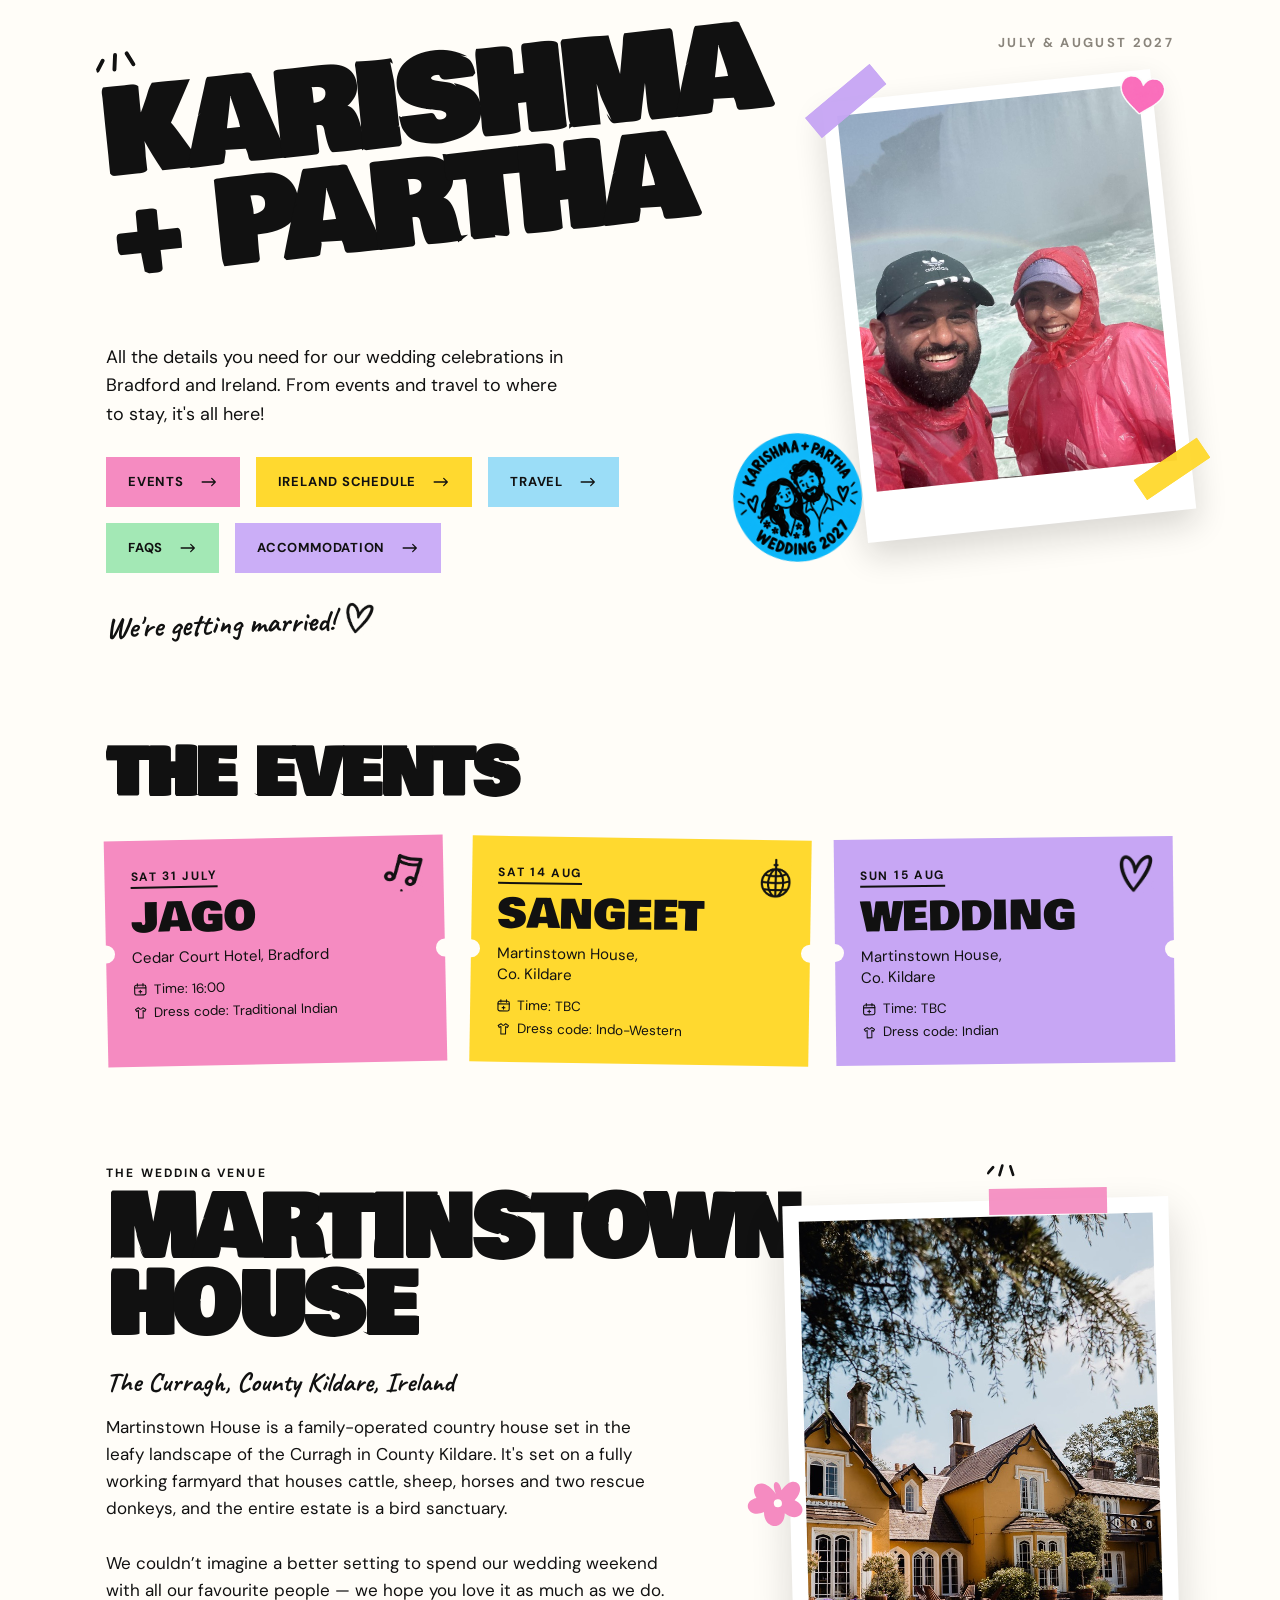
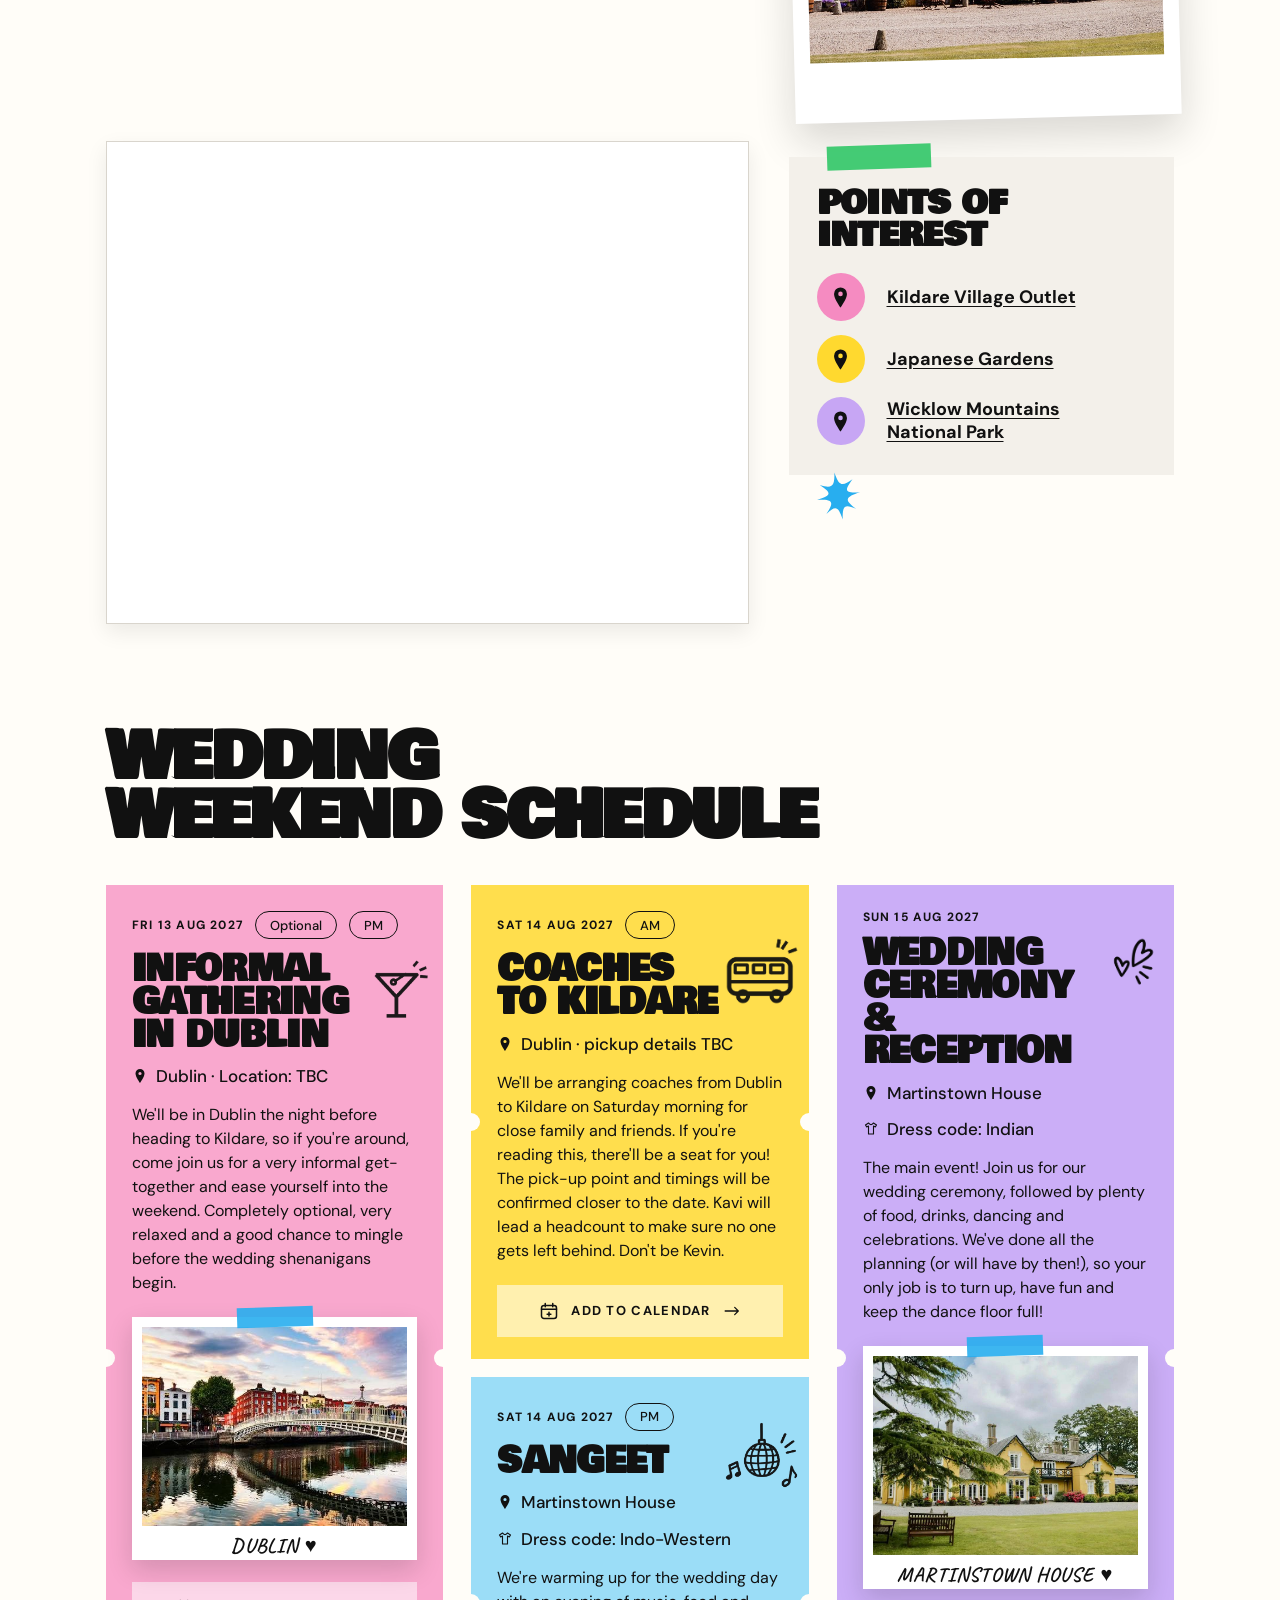
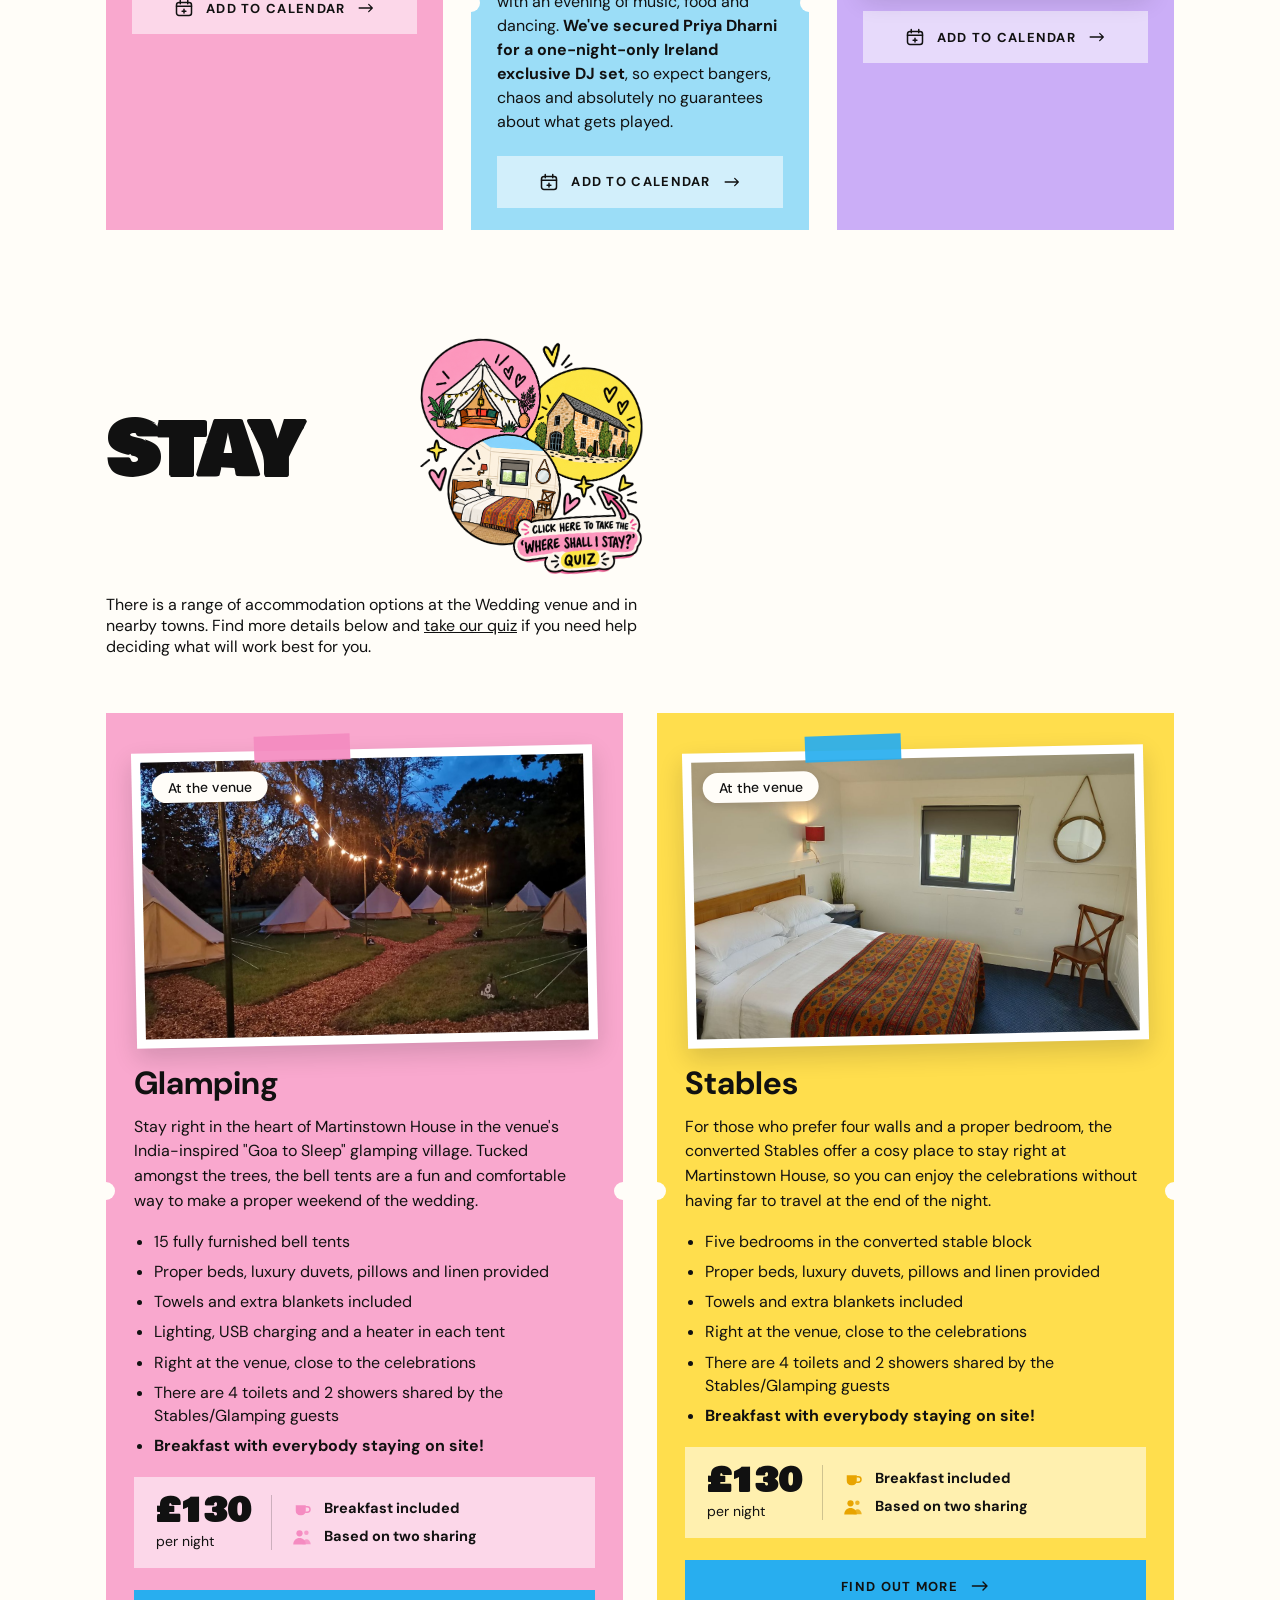
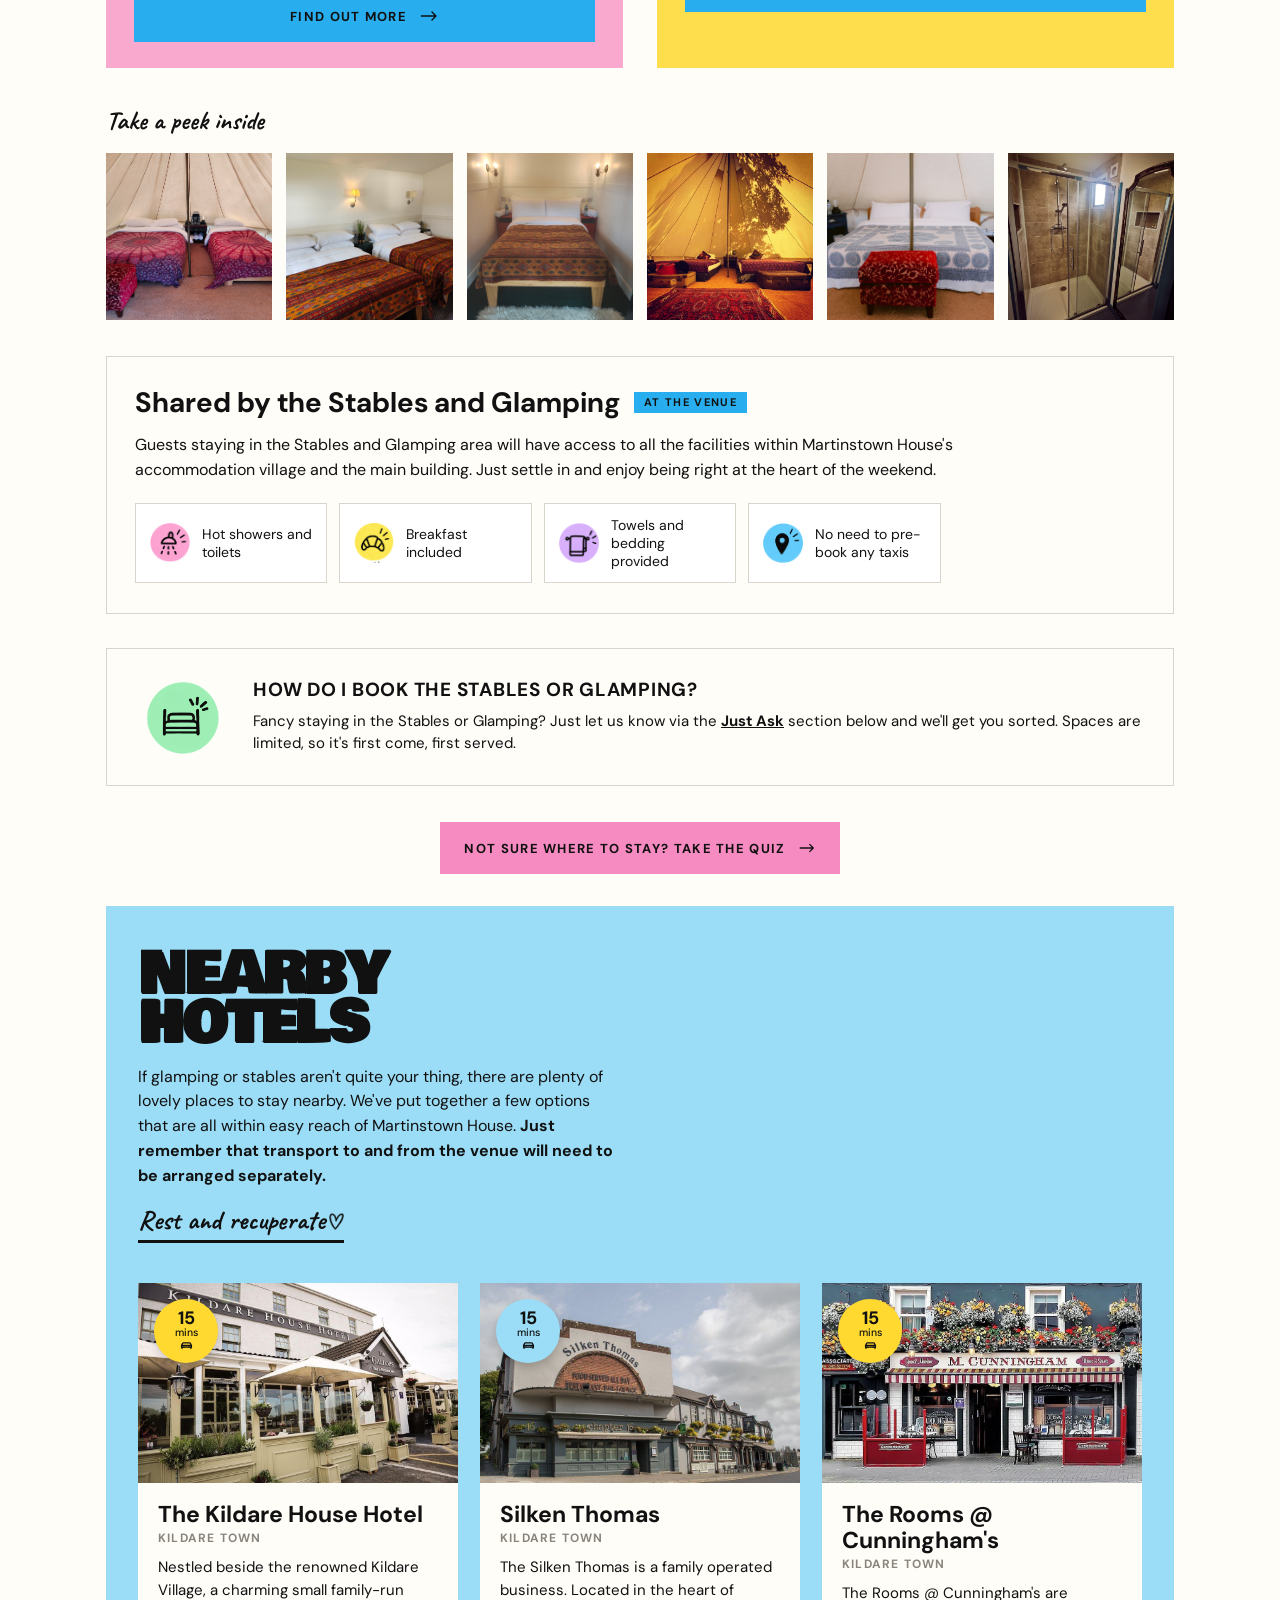
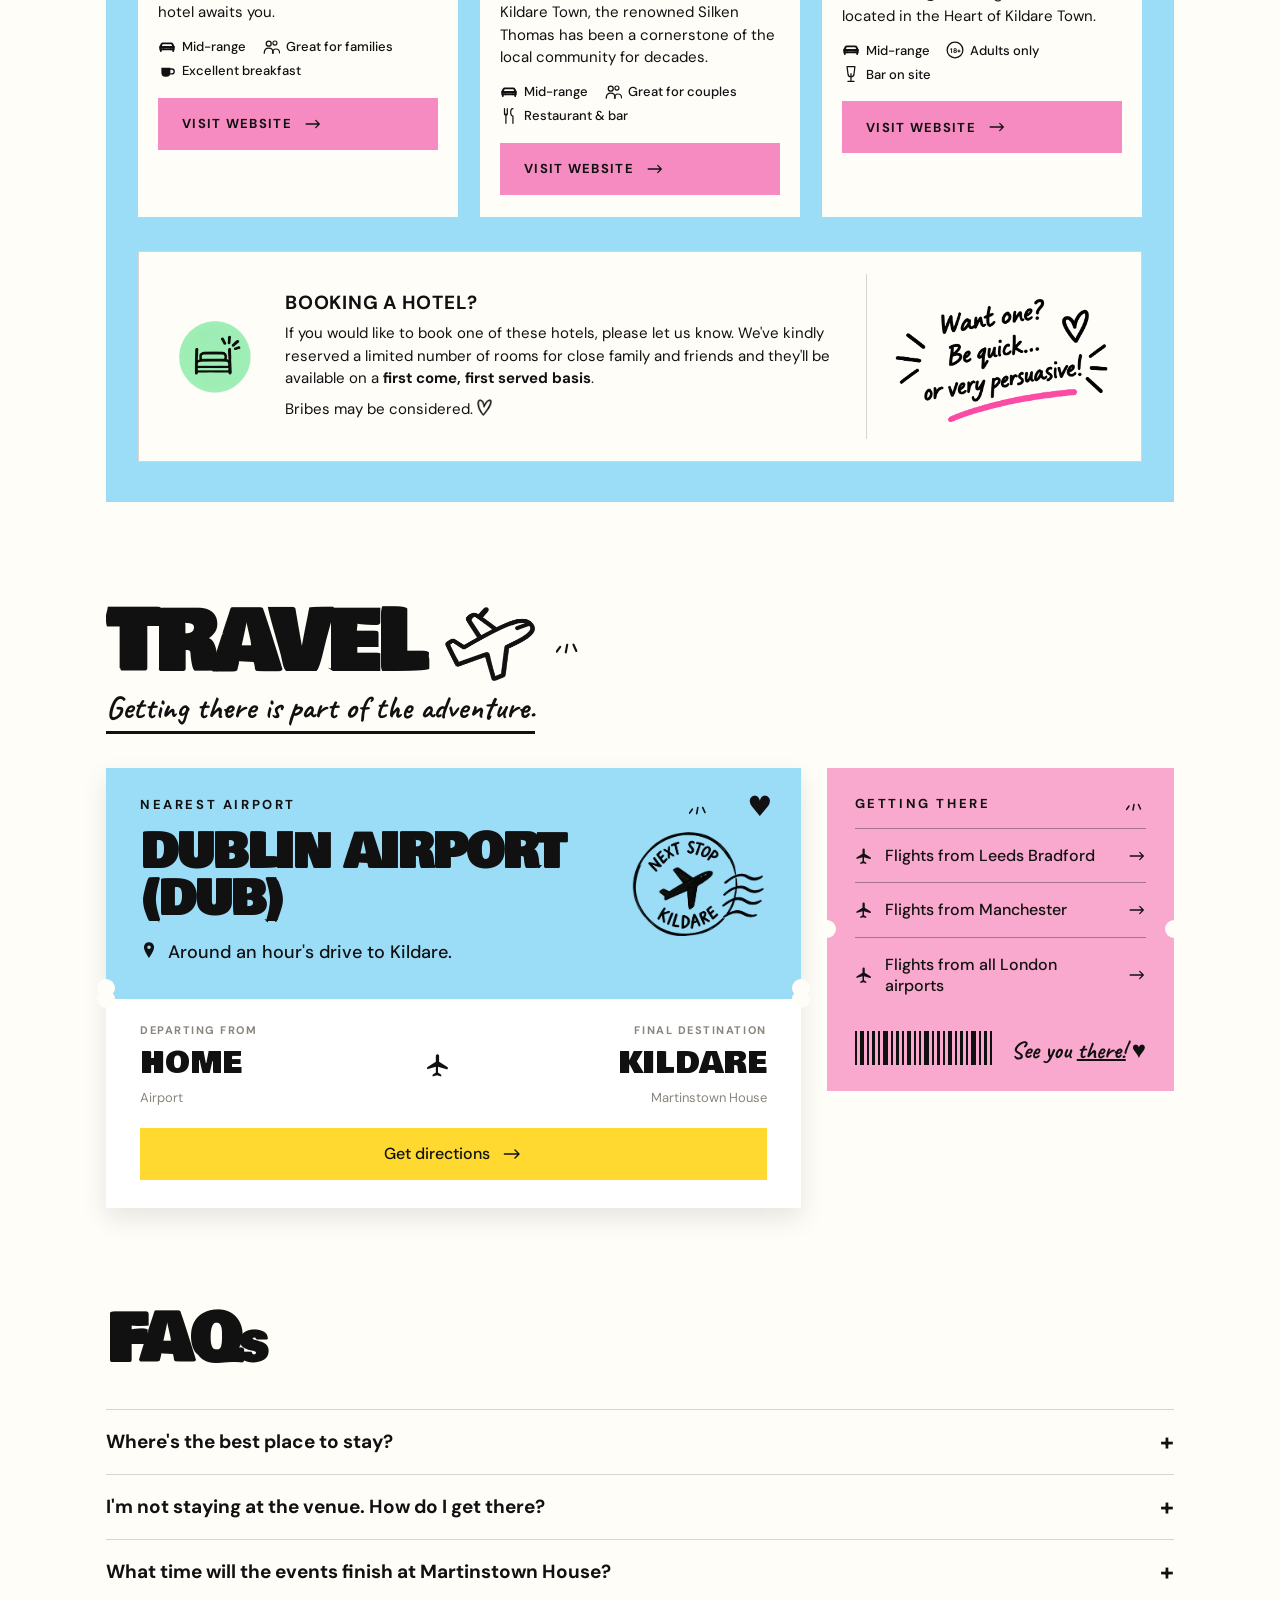
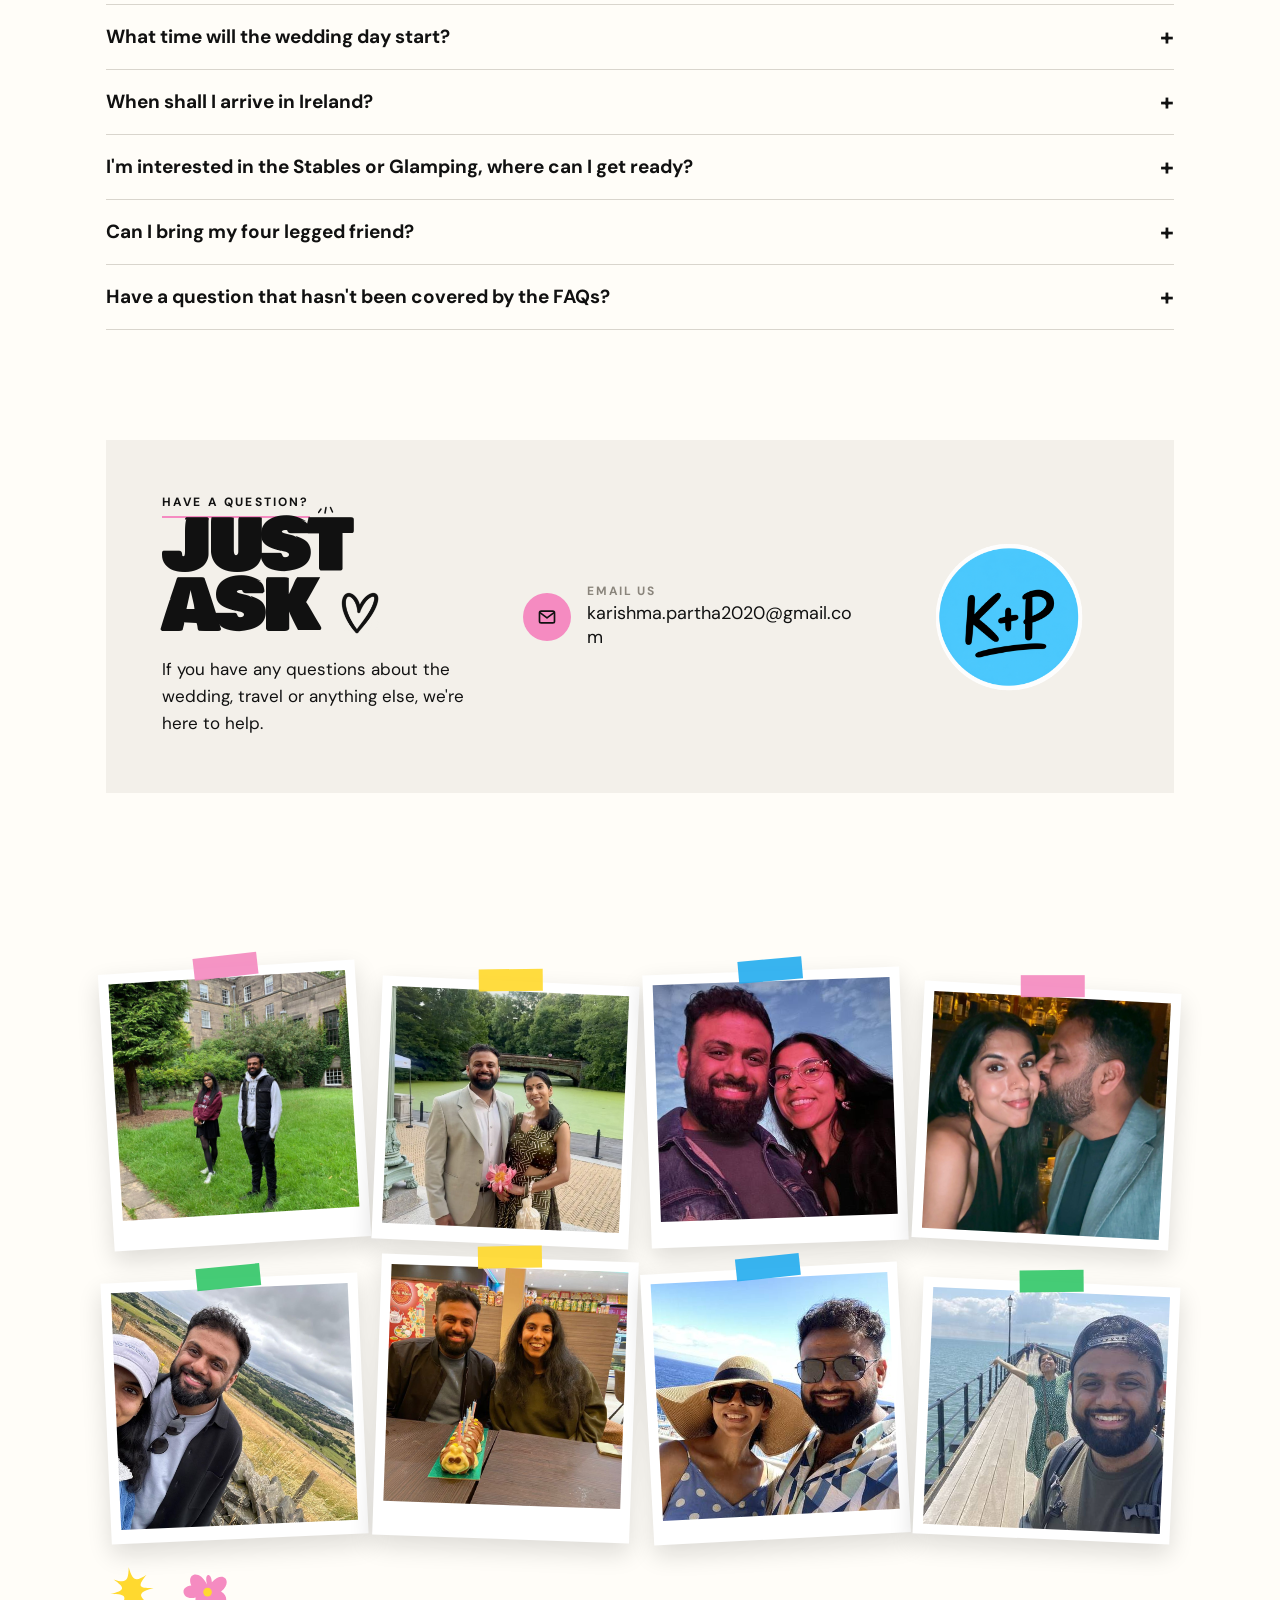
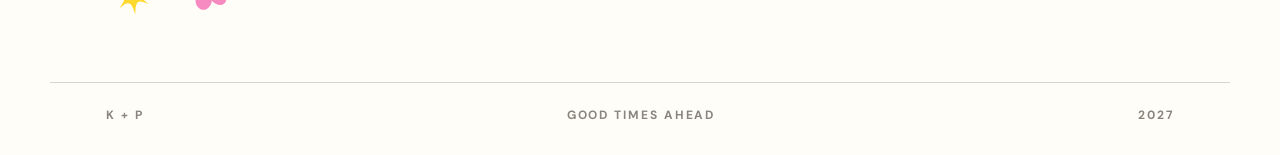
<file: main/index.html>
<!DOCTYPE html>
<html lang="en">
<head>
<meta charset="utf-8">
<meta name="viewport" content="width=device-width, initial-scale=1">
<meta name="format-detection" content="telephone=no, date=no, address=no, email=no, url=no">
<title>Karishma + Partha — Wedding</title>
<meta name="description" content="All the details you need for our wedding celebrations in Bradford and Ireland. From events and travel to where to stay, it's all here!">
<meta property="og:type" content="website">
<meta property="og:url" content="https://karishmapartha.wedding/">
<meta property="og:title" content="Karishma + Partha — Wedding">
<meta property="og:description" content="All the details you need for our wedding celebrations in Bradford and Ireland. From events and travel to where to stay, it's all here!">
<meta property="og:image" content="https://karishmapartha.wedding/icons/couple-badge.png">
<meta name="twitter:card" content="summary_large_image">
<meta name="twitter:title" content="Karishma + Partha — Wedding">
<meta name="twitter:description" content="All the details you need for our wedding celebrations in Bradford and Ireland. From events and travel to where to stay, it's all here!">
<meta name="twitter:image" content="https://karishmapartha.wedding/icons/couple-badge.png">
<link rel="icon" href="../icons/favicon.ico" sizes="any">
<link rel="icon" type="image/png" sizes="16x16" href="../icons/favicon-16.png">
<link rel="icon" type="image/png" sizes="32x32" href="../icons/favicon-32.png">
<link rel="icon" type="image/png" sizes="48x48" href="../icons/favicon-48.png">
<link rel="icon" type="image/png" sizes="192x192" href="../icons/favicon-192.png">
<link rel="apple-touch-icon" sizes="180x180" href="../icons/apple-touch-icon.png">
<link rel="preconnect" href="https://fonts.googleapis.com">
<link rel="preconnect" href="https://fonts.gstatic.com" crossorigin>
<link href="https://fonts.googleapis.com/css2?family=Bowlby+One&family=DM+Sans:opsz,wght@9..40,400;9..40,500;9..40,700&family=Caveat:wght@600;700&display=swap" rel="stylesheet">
<link rel="stylesheet" href="../styles.css?v=77">
</head>
<body>

<!-- reusable icon sprite -->
<svg style="position:absolute;width:0;height:0;overflow:hidden" aria-hidden="true">
  <symbol id="icon-arrow" viewBox="0 0 100 100">
    <path d="M12 50H84M65 30L85 50L65 70" fill="none" stroke="currentColor" stroke-width="7" stroke-linecap="round" stroke-linejoin="round"/>
  </symbol>
  <symbol id="icon-starburst" viewBox="0 0 100 100">
    <path d="M50 4C54 29 58 35 82 23C62 42 62 47 92 50C62 54 59 59 79 80C58 66 54 70 50 96C46 70 42 66 21 80C41 59 38 54 8 50C38 47 38 42 18 23C42 35 46 29 50 4Z" fill="currentColor"/>
  </symbol>
  <symbol id="icon-flower" viewBox="0 0 100 100">
    <path d="M50 38C36 9 11 18 21 40C-3 42 5 69 29 62C25 88 55 94 59 68C78 88 98 65 76 51C99 33 80 10 59 34C58 15 44 16 50 38Z" fill="currentColor"/>
  </symbol>
  <symbol id="icon-pin" viewBox="0 0 32 32">
    <path d="M16 2a9 9 0 0 0-9 9c0 6.6 9 19 9 19s9-12.4 9-19a9 9 0 0 0-9-9zm0 12.2a3.2 3.2 0 1 1 0-6.4 3.2 3.2 0 0 1 0 6.4z" fill="currentColor"/>
  </symbol>
  <symbol id="icon-calendar" viewBox="0 0 32 32">
    <rect x="4" y="7" width="24" height="21" rx="4" fill="none" stroke="currentColor" stroke-width="2.4" stroke-linecap="round"/>
    <path d="M4 13h24M10 4v5M22 4v5M16 18v6M13 21h6" fill="none" stroke="currentColor" stroke-width="2.4" stroke-linecap="round"/>
  </symbol>
  <symbol id="icon-plane-lines" viewBox="0 0 40 40">
    <path d="M6 24L1 31M16 21L14 32M25 21L29 30" fill="none" stroke="currentColor" stroke-width="3" stroke-linecap="round"/>
  </symbol>
  <symbol id="icon-plane-solid" viewBox="0 0 24 24">
    <path d="M21 16v-2l-8-5V3.5a1.5 1.5 0 0 0-3 0V9l-8 5v2l8-2.5V19l-3 2v1.5l4-1 4 1V21l-3-2v-5.5l8 2.5z" fill="currentColor"/>
  </symbol>
  <symbol id="icon-car" viewBox="0 0 32 32">
    <path d="M5 20v3M27 20v3" fill="none" stroke="#111" stroke-width="3.4" stroke-linecap="round"/>
    <path d="M4 20v-4l2.6-5.4A2 2 0 0 1 8.4 9.5h15.2a2 2 0 0 1 1.8 1.1L28 16v4z" fill="none" stroke="#111" stroke-width="3.4" stroke-linecap="round" stroke-linejoin="round"/>
    <path d="M4 16h24" fill="none" stroke="#111" stroke-width="3.4" stroke-linecap="round"/>
    <circle cx="9.5" cy="20" r="1.6" fill="#111"/>
    <circle cx="22.5" cy="20" r="1.6" fill="#111"/>
  </symbol>
  <symbol id="icon-people" viewBox="0 0 32 32">
    <circle cx="12" cy="10" r="4.4" fill="none" stroke="currentColor" stroke-width="2.3"/>
    <path d="M4 27c0-5.6 3.4-9 8-9s8 3.4 8 9" fill="none" stroke="currentColor" stroke-width="2.3" stroke-linecap="round"/>
    <circle cx="23" cy="9" r="3.6" fill="none" stroke="currentColor" stroke-width="2"/>
    <path d="M18.5 27c.3-4.6 2.6-7.4 6.3-7.4S31 22 31.2 26.4" fill="none" stroke="currentColor" stroke-width="2" stroke-linecap="round"/>
  </symbol>
  <symbol id="icon-glass" viewBox="0 0 32 32">
    <path d="M9 3h14l-1.6 12.4a5.4 5.4 0 0 1-10.8 0L9 3z" fill="none" stroke="currentColor" stroke-width="2.2" stroke-linejoin="round"/>
    <path d="M16 15.5V27M10.5 29h11" fill="none" stroke="currentColor" stroke-width="2.2" stroke-linecap="round"/>
  </symbol>
  <symbol id="icon-fork" viewBox="0 0 32 32">
    <path d="M8 3v9a2.5 2.5 0 0 0 5 0V3M10.5 12v17" fill="none" stroke="currentColor" stroke-width="2.2" stroke-linecap="round" stroke-linejoin="round"/>
    <path d="M23 3c-2.2 0-4 2.6-4 6.5S20.8 16 23 16v13" fill="none" stroke="currentColor" stroke-width="2.2" stroke-linecap="round" stroke-linejoin="round"/>
  </symbol>
  <symbol id="icon-golf" viewBox="0 0 32 32">
    <path d="M9 29V3" fill="none" stroke="currentColor" stroke-width="2.3" stroke-linecap="round"/>
    <path d="M9 4l13 5.5L9 15V4z" fill="currentColor"/>
    <ellipse cx="9" cy="29" rx="7" ry="2" fill="none" stroke="currentColor" stroke-width="2"/>
  </symbol>
  <symbol id="icon-shirt" viewBox="0 0 32 32">
    <path d="M11 4L5 8l2.4 4L11 10v16h10V10l3.6 2L27 8l-6-4-3 2.6a4 4 0 0 1-4 0L11 4z" fill="none" stroke="currentColor" stroke-width="2.2" stroke-linejoin="round" stroke-linecap="round"/>
  </symbol>
  <symbol id="icon-adults" viewBox="0 0 32 32">
    <circle cx="16" cy="16" r="14" fill="none" stroke="currentColor" stroke-width="2.3"/>
    <text x="16" y="21" font-family="DM Sans, Arial, sans-serif" font-size="12" font-weight="700" text-anchor="middle" fill="currentColor">18+</text>
  </symbol>
  <symbol id="icon-coffee-fill" viewBox="0 0 32 32">
    <path d="M6 10h16v9a7 7 0 0 1-7 7h-2a7 7 0 0 1-7-7v-9z" fill="currentColor"/>
    <path d="M22 12.5h2.5a4.3 4.3 0 0 1 0 8.6H22" fill="none" stroke="currentColor" stroke-width="2.4" stroke-linecap="round"/>
  </symbol>
  <symbol id="icon-people-fill" viewBox="0 0 32 32">
    <circle cx="12" cy="10" r="5" fill="currentColor"/>
    <path d="M2 28c0-6.6 4.5-10.5 10-10.5s10 3.9 10 10.5" fill="currentColor"/>
    <circle cx="23" cy="9" r="3.6" fill="currentColor" opacity=".8"/>
    <path d="M17 27.5c.4-5 3-8 6.3-8s6.2 3.3 6.7 8" fill="currentColor" opacity=".8"/>
  </symbol>
  <symbol id="icon-mail" viewBox="0 0 24 24">
    <rect x="3" y="5" width="18" height="14" rx="2" fill="none" stroke="currentColor" stroke-width="2" stroke-linecap="round" stroke-linejoin="round"/>
    <path d="M4 7l8 6 8-6" fill="none" stroke="currentColor" stroke-width="2" stroke-linecap="round" stroke-linejoin="round"/>
  </symbol>
  <symbol id="icon-phone" viewBox="0 0 24 24">
    <path d="M22 16.92v3a2 2 0 0 1-2.18 2 19.79 19.79 0 0 1-8.63-3.07 19.5 19.5 0 0 1-6-6 19.79 19.79 0 0 1-3.07-8.67A2 2 0 0 1 4.11 2h3a2 2 0 0 1 2 1.72c.127.96.361 1.903.7 2.81a2 2 0 0 1-.45 2.11L8.09 9.91a16 16 0 0 0 6 6l1.27-1.27a2 2 0 0 1 2.11-.45c.907.339 1.85.573 2.81.7A2 2 0 0 1 22 16.92z" fill="none" stroke="currentColor" stroke-width="2" stroke-linecap="round" stroke-linejoin="round"/>
  </symbol>
  <symbol id="icon-chat" viewBox="0 0 24 24">
    <path d="M21 11.5a8.38 8.38 0 0 1-.9 3.8 8.5 8.5 0 0 1-7.6 4.7 8.38 8.38 0 0 1-3.8-.9L3 21l1.9-5.7a8.38 8.38 0 0 1-.9-3.8 8.5 8.5 0 0 1 4.7-7.6 8.38 8.38 0 0 1 3.8-.9h.5a8.48 8.48 0 0 1 8 8v.5z" fill="none" stroke="currentColor" stroke-width="2" stroke-linecap="round" stroke-linejoin="round"/>
    <circle cx="8" cy="12" r="1" fill="currentColor"/><circle cx="12" cy="12" r="1" fill="currentColor"/><circle cx="16" cy="12" r="1" fill="currentColor"/>
  </symbol>
</svg>

<div class="top-band">JULY &amp; AUGUST 2027</div>

<!-- ===================== HERO ===================== -->
<header class="section hero">
  <div class="hero__grid">
    <div class="hero__intro">
      <div class="hero__title-wrap">
        <svg class="hero__burst" width="44" height="44" aria-hidden="true"><use href="#icon-plane-lines"/></svg>
        <h1 class="hero__title">Karishma<br>+ Partha</h1>
      </div>
      <p class="hero__lede">All the details you need for our wedding celebrations in Bradford and Ireland. From events and travel to where to stay, it's all here!</p>

      <nav class="hero__nav" aria-label="Section links">
        <a href="#events" class="hero__nav-btn hero__nav-btn--events">Events <svg class="icon-arrow" width="18" height="18" aria-hidden="true"><use href="#icon-arrow"/></svg></a>
        <a href="#schedule" class="hero__nav-btn hero__nav-btn--schedule">Ireland schedule <svg class="icon-arrow" width="18" height="18" aria-hidden="true"><use href="#icon-arrow"/></svg></a>
        <a href="#travel" class="hero__nav-btn hero__nav-btn--travel">Travel <svg class="icon-arrow" width="18" height="18" aria-hidden="true"><use href="#icon-arrow"/></svg></a>
        <a href="#faqs" class="hero__nav-btn hero__nav-btn--faqs">FAQs <svg class="icon-arrow" width="18" height="18" aria-hidden="true"><use href="#icon-arrow"/></svg></a>
        <a href="#stay" class="hero__nav-btn hero__nav-btn--stay">Accommodation <svg class="icon-arrow" width="18" height="18" aria-hidden="true"><use href="#icon-arrow"/></svg></a>
      </nav>

      <div class="hero__tag-row">
        <span class="hand hero__tag">We're getting married!</span>
        <img class="hero__tag-heart" src="../icons/heart.png" alt="" aria-hidden="true">
      </div>
    </div>

    <div class="hero__photo">
      <img class="hero__heart" src="../icons/pinkheart.png" alt="" aria-hidden="true">
      <div class="polaroid polaroid--hero">
        <span class="tape tape--hero-1" aria-hidden="true"></span>
        <span class="tape tape--hero-2" aria-hidden="true"></span>
        <img class="polaroid--hero__photo" src="../images/hero-couple.jpg?v=2" alt="Karishma and Partha">
      </div>
      <img class="hero__badge" src="../icons/couple-badge.png" alt="" aria-hidden="true">
    </div>
  </div>
</header>

<!-- ===================== THE EVENTS ===================== -->
<section class="section events" id="events">
  <div class="events__head">
    <h2 class="events__title">The events</h2>
  </div>

  <div class="ticket-row">
    <div class="ticket ticket--pink">
      <div class="ticket__date">Sat 31 July</div>
      <img class="ticket__icon" src="../icons/note.png" alt="" aria-hidden="true" style="width:40px;height:38px">
      <div class="ticket__name">Jago</div>
      <div class="ticket__place-row">
        <span class="ticket__place">Cedar Court Hotel, Bradford</span>
      </div>
      <div class="ticket__details">
        <div class="ticket__detail"><svg width="15" height="15" aria-hidden="true"><use href="#icon-calendar"/></svg>Time: 16:00</div>
        <div class="ticket__detail"><svg width="15" height="15" aria-hidden="true"><use href="#icon-shirt"/></svg>Dress code: Traditional Indian</div>
      </div>
    </div>

    <div class="ticket ticket--yellow">
      <div class="ticket__date">Sat 14 Aug</div>
      <img class="ticket__icon" src="../icons/disco.png" alt="" aria-hidden="true" style="width:31px;height:40px">
      <div class="ticket__name">Sangeet</div>
      <div class="ticket__place-row">
        <span class="ticket__place">Martinstown House,<br>Co. Kildare</span>
      </div>
      <div class="ticket__details">
        <div class="ticket__detail"><svg width="15" height="15" aria-hidden="true"><use href="#icon-calendar"/></svg>Time: TBC</div>
        <div class="ticket__detail"><svg width="15" height="15" aria-hidden="true"><use href="#icon-shirt"/></svg>Dress code: Indo-Western</div>
      </div>
    </div>

    <div class="ticket ticket--purple">
      <div class="ticket__date">Sun 15 Aug</div>
      <img class="ticket__icon" src="../icons/heart.png" alt="" aria-hidden="true" style="width:34px;height:38px">
      <div class="ticket__name">Wedding</div>
      <div class="ticket__place-row">
        <span class="ticket__place">Martinstown House,<br>Co. Kildare</span>
      </div>
      <div class="ticket__details">
        <div class="ticket__detail"><svg width="15" height="15" aria-hidden="true"><use href="#icon-calendar"/></svg>Time: TBC</div>
        <div class="ticket__detail"><svg width="15" height="15" aria-hidden="true"><use href="#icon-shirt"/></svg>Dress code: Indian</div>
      </div>
    </div>
  </div>
</section>

<!-- ===================== THE WEDDING VENUE ===================== -->
<section class="section venue">
  <div class="venue__grid">
    <div>
      <div class="eyebrow" style="color:var(--ink)">The wedding venue</div>
      <div class="venue__title-wrap">
        <h2 class="venue__title">Martinstown<br>House</h2>
        <svg class="venue__title-flower" width="38" height="38" aria-hidden="true"><use href="#icon-flower"/></svg>
      </div>
      <p class="hand venue__meta">The Curragh, County Kildare, Ireland</p>
      <p class="venue__copy">Martinstown House is a family-operated country house set in the leafy landscape of the Curragh in County Kildare. It's set on a fully working farmyard that houses cattle, sheep, horses and two rescue donkeys, and the entire estate is a bird sanctuary.<br><br>We couldn’t imagine a better setting to spend our wedding weekend with all our favourite people — we hope you love it as much as we do.</p>

    </div>

    <div class="venue__photo-wrap">
      <div class="venue__photo-tape" aria-hidden="true"></div>
      <div class="venue__photo-frame">
        <img class="venue__photo" src="../images/martinstown-house.jpeg" alt="Martinstown House exterior">
      </div>
      <span class="venue__starburst" aria-hidden="true"><svg width="110" height="110" viewBox="0 0 100 100" style="display:block"><path d="M50 38C36 9 11 18 21 40C-3 42 5 69 29 62C25 88 55 94 59 68C78 88 98 65 76 51C99 33 80 10 59 34C58 15 44 16 50 38Z" fill="currentColor"/><circle cx="51" cy="52" r="8" fill="#FFFDF8" stroke="currentColor" stroke-width="4"/></svg></span>
      <svg class="venue__sparks" width="36" height="36" aria-hidden="true"><use href="#icon-plane-lines"/></svg>
    </div>
  </div>

  <div class="venue__grid" style="margin-top:0">
    <div>
      <div class="venue__map">
        <iframe class="venue__map-frame" src="https://www.google.com/maps/embed?pb=!1m18!1m12!1m3!1d2395.151962327751!2d-6.8219802000000005!3d53.1074638!2m3!1f0!2f0!3f0!3m2!1i1024!2i768!4f13.1!3m3!1m2!1s0x485d7dd6881ced21%3A0x272b61d124017fb0!2sMartinstown%20House!5e0!3m2!1sen!2suk!4v1788895756223!5m2!1sen!2suk" allowfullscreen loading="lazy" referrerpolicy="strict-origin-when-cross-origin" title="Martinstown House on Google Maps"></iframe>
      </div>
    </div>

    <div class="poi">
      <div class="poi__tape" aria-hidden="true"></div>
      <div class="poi__panel">
        <div class="poi__title-row">
          <h3 class="poi__title">Points of interest</h3>
        </div>
        <div class="poi__list">
          <div class="poi__row">
            <span class="poi__dot" style="background:var(--pink)"><svg width="23" height="23" aria-hidden="true"><use href="#icon-pin"/></svg></span>
            <a class="poi__place" href="https://www.thebicestercollection.com/kildare-village/en/" target="_blank" rel="noopener">Kildare Village Outlet</a>
          </div>
          <div class="poi__row">
            <span class="poi__dot" style="background:var(--yellow)"><svg width="23" height="23" aria-hidden="true"><use href="#icon-pin"/></svg></span>
            <a class="poi__place" href="https://www.irishtourism.com/national-stud-and-japanese-gardens" target="_blank" rel="noopener">Japanese Gardens</a>
          </div>
          <div class="poi__row">
            <span class="poi__dot" style="background:var(--purple)"><svg width="23" height="23" aria-hidden="true"><use href="#icon-pin"/></svg></span>
            <a class="poi__place" href="https://www.nationalparks.ie/wicklow/" target="_blank" rel="noopener">Wicklow Mountains National Park</a>
          </div>
        </div>
      </div>
      <span class="poi__starburst" aria-hidden="true"><svg width="52" height="52" aria-hidden="true"><use href="#icon-starburst"/></svg></span>
    </div>
  </div>
</section>

<!-- ===================== WEDDING WEEKEND SCHEDULE ===================== -->
<section class="section schedule" id="schedule">
  <div class="schedule__grid">
    <div>
      <h2 class="schedule__title">Wedding<br>weekend schedule</h2>
    </div>
  </div>

  <div class="schedule-cards">
    <div class="schedule-card schedule-card--dublin">
      <img class="schedule-card__icon" src="../icons/ws-cocktail-t.png" alt="" aria-hidden="true" style="top:74px;right:14px;width:56px;height:60px">
      <div class="schedule-card__head">
        <span class="schedule-card__date">Fri 13 Aug 2027</span>
        <span class="schedule-card__pill">Optional</span><span class="schedule-card__pill">PM</span>
      </div>
      <h3 class="schedule-card__title">Informal gathering in Dublin</h3>
      <div class="schedule-card__place"><svg width="16" height="16" aria-hidden="true"><use href="#icon-pin"/></svg>Dublin · Location: TBC</div>
      <p class="schedule-card__copy">We'll be in Dublin the night before heading to Kildare, so if you're around, come join us for a very informal get-together and ease yourself into the weekend. Completely optional, very relaxed and a good chance to mingle before the wedding shenanigans begin.</p>
      <div class="schedule-card__photo">
        <div class="schedule-card__photo-tape" aria-hidden="true"></div>
        <img class="venue-photo" src="../images/dublin.jpg" alt="Ha'penny Bridge, Dublin">
        <div class="schedule-card__photo-caption">Dublin ♥︎</div>
      </div>
      <a href="../ics/dublin-gathering.ics" class="btn btn--ghost btn--block"><svg width="20" height="20" aria-hidden="true"><use href="#icon-calendar"/></svg>Add to calendar <svg class="icon-arrow" width="18" height="18" aria-hidden="true"><use href="#icon-arrow"/></svg></a>
    </div>

    <div style="display:grid;gap:18px">
      <div class="schedule-card schedule-card--coach">
        <img class="schedule-card__icon" src="../icons/ws-bus-t.png" alt="" aria-hidden="true" style="top:52px;right:10px;width:74px;height:68px">
        <div class="schedule-card__head">
          <span class="schedule-card__date">Sat 14 Aug 2027</span>
          <span class="schedule-card__pill">AM</span>
        </div>
        <h3 class="schedule-card__title">Coaches to Kildare</h3>
        <div class="schedule-card__place"><svg width="16" height="16" aria-hidden="true"><use href="#icon-pin"/></svg>Dublin · pickup details TBC</div>
        <p class="schedule-card__copy">We'll be arranging coaches from Dublin to Kildare on Saturday morning for close family and friends. If you're reading this, there'll be a seat for you! The pick-up point and timings will be confirmed closer to the date. Kavi will lead a headcount to make sure no one gets left behind. Don't be Kevin.</p>
        <a href="../ics/coaches-to-kildare.ics" class="btn btn--ghost btn--block"><svg width="20" height="20" aria-hidden="true"><use href="#icon-calendar"/></svg>Add to calendar <svg class="icon-arrow" width="18" height="18" aria-hidden="true"><use href="#icon-arrow"/></svg></a>
      </div>

      <div class="schedule-card schedule-card--sangeet">
        <img class="schedule-card__icon" src="../icons/ws-disco-t.png" alt="" aria-hidden="true" style="top:44px;right:10px;width:75px;height:68px">
        <div class="schedule-card__head">
          <span class="schedule-card__date">Sat 14 Aug 2027</span>
          <span class="schedule-card__pill">PM</span>
        </div>
        <h3 class="schedule-card__title">Sangeet</h3>
        <div class="schedule-card__place"><svg width="16" height="16" aria-hidden="true"><use href="#icon-pin"/></svg>Martinstown House</div>
        <div class="schedule-card__place"><svg width="16" height="16" aria-hidden="true"><use href="#icon-shirt"/></svg>Dress code: Indo-Western</div>
        <p class="schedule-card__copy">We're warming up for the wedding day with an evening of music, food and dancing. <b>We've secured Priya Dharni for a one-night-only Ireland exclusive DJ set</b>, so expect bangers, chaos and absolutely no guarantees about what gets played.</p>
        <a href="../ics/sangeet.ics" class="btn btn--ghost btn--block"><svg width="20" height="20" aria-hidden="true"><use href="#icon-calendar"/></svg>Add to calendar <svg class="icon-arrow" width="18" height="18" aria-hidden="true"><use href="#icon-arrow"/></svg></a>
      </div>
    </div>

    <div class="schedule-card schedule-card--wedding">
      <img class="schedule-card__icon" src="../icons/double-hearts.png" alt="" aria-hidden="true" style="top:42px;right:8px;width:66px;height:66px">
      <div class="schedule-card__head">
        <span class="schedule-card__date">Sun 15 Aug 2027</span>
      </div>
      <h3 class="schedule-card__title">Wedding ceremony &amp; reception</h3>
      <div class="schedule-card__place"><svg width="16" height="16" aria-hidden="true"><use href="#icon-pin"/></svg>Martinstown House</div>
      <div class="schedule-card__place"><svg width="16" height="16" aria-hidden="true"><use href="#icon-shirt"/></svg>Dress code: Indian</div>
      <p class="schedule-card__copy">The main event! Join us for our wedding ceremony, followed by plenty of food, drinks, dancing and celebrations. We've done all the planning (or will have by then!), so your only job is to turn up, have fun and keep the dance floor full!</p>
      <div class="schedule-card__photo">
        <div class="schedule-card__photo-tape" aria-hidden="true"></div>
        <img class="venue-photo" src="../images/martinstown-house-2.jpeg" alt="Martinstown House">
        <div class="schedule-card__photo-caption">Martinstown House ♥︎</div>
      </div>
      <a href="../ics/wedding-reception.ics" class="btn btn--ghost btn--block"><svg width="20" height="20" aria-hidden="true"><use href="#icon-calendar"/></svg>Add to calendar <svg class="icon-arrow" width="18" height="18" aria-hidden="true"><use href="#icon-arrow"/></svg></a>
    </div>
  </div>
</section>

<!-- ===================== STAY ===================== -->
<section class="section stay" id="stay">
  <div class="stay__grid">
    <div>
      <div class="stay__head-row">
        <h2 class="stay__title">Stay</h2>
        <a class="stay__accom-badge" href="quiz.html">
          <img class="stay__accom-badge-img" src="../images/accom-badge.png" alt="Take our &quot;Where should I stay?&quot; quiz">
        </a>
      </div>
      <p class="stay__intro">There is a range of accommodation options at the Wedding venue and in nearby towns. Find more details below and <a href="quiz.html">take our quiz</a> if you need help deciding what will work best for you.</p>
    </div>
  </div>

  <div class="stay-cards">
    <div class="stay-card stay-card--glamping">
      <div class="stay-card__photo-wrap">
        <div class="stay-card__photo-tape" aria-hidden="true"></div>
        <div class="stay-card__photo">
          <img src="../images/glamping.jpg" alt="Glamping bell tents lit up at dusk">
          <span class="stay-card__pill">At the venue</span>
        </div>
      </div>
      <h3 class="stay-card__title">Glamping</h3>
      <p class="stay-card__copy">Stay right in the heart of Martinstown House in the venue's India-inspired "Goa to Sleep" glamping village. Tucked amongst the trees, the bell tents are a fun and comfortable way to make a proper weekend of the wedding.</p>
      <ul class="stay-card__list">
        <li>15 fully furnished bell tents</li>
        <li>Proper beds, luxury duvets, pillows and linen provided</li>
        <li>Towels and extra blankets included</li>
        <li>Lighting, USB charging and a heater in each tent</li>
        <li>Right at the venue, close to the celebrations</li>
        <li>There are 4 toilets and 2 showers shared by the Stables/Glamping guests</li>
        <li><strong>Breakfast with everybody staying on site!</strong></li>
      </ul>
      <div class="stay-card__price-box">
        <div class="stay-card__price-amount"><strong>£130</strong><span>per night</span></div>
        <span class="stay-card__price-divider" aria-hidden="true"></span>
        <div class="stay-card__price-details">
          <div><svg width="20" height="20" aria-hidden="true"><use href="#icon-coffee-fill"/></svg><span>Breakfast included</span></div>
          <div><svg width="20" height="20" aria-hidden="true"><use href="#icon-people-fill"/></svg><span>Based on two sharing</span></div>
        </div>
      </div>
      <a href="https://martinstownhouse.com/wordpress/glamping/" target="_blank" rel="noopener" class="btn btn--blue-fill btn--block stay-card__cta">Find out more <svg class="icon-arrow" width="20" height="20" aria-hidden="true"><use href="#icon-arrow"/></svg></a>
    </div>

    <div class="stay-card stay-card--stables">
      <div class="stay-card__photo-wrap">
        <div class="stay-card__photo-tape" aria-hidden="true"></div>
        <div class="stay-card__photo">
          <img src="../images/stables.jpg" alt="Stables bedroom">
          <span class="stay-card__pill">At the venue</span>
        </div>
      </div>
      <h3 class="stay-card__title">Stables</h3>
      <p class="stay-card__copy">For those who prefer four walls and a proper bedroom, the converted Stables offer a cosy place to stay right at Martinstown House, so you can enjoy the celebrations without having far to travel at the end of the night.</p>
      <ul class="stay-card__list">
        <li>Five bedrooms in the converted stable block</li>
        <li>Proper beds, luxury duvets, pillows and linen provided</li>
        <li>Towels and extra blankets included</li>
        <li>Right at the venue, close to the celebrations</li>
        <li>There are 4 toilets and 2 showers shared by the Stables/Glamping guests</li>
        <li><strong>Breakfast with everybody staying on site!</strong></li>
      </ul>
      <div class="stay-card__price-box">
        <div class="stay-card__price-amount"><strong>£130</strong><span>per night</span></div>
        <span class="stay-card__price-divider" aria-hidden="true"></span>
        <div class="stay-card__price-details">
          <div><svg width="20" height="20" aria-hidden="true"><use href="#icon-coffee-fill"/></svg><span>Breakfast included</span></div>
          <div><svg width="20" height="20" aria-hidden="true"><use href="#icon-people-fill"/></svg><span>Based on two sharing</span></div>
        </div>
      </div>
      <a href="https://martinstownhouse.com/wordpress/glamping/" target="_blank" rel="noopener" class="btn btn--blue-fill btn--block stay-card__cta">Find out more <svg class="icon-arrow" width="20" height="20" aria-hidden="true"><use href="#icon-arrow"/></svg></a>
    </div>
  </div>

  <div class="gallery">
    <span class="hand gallery__kicker">Take a peek inside</span>
    <div class="gallery__grid" id="stay-gallery">
      <button type="button" class="gallery__item" data-full="images/photo-gallery-1.jpg" data-alt="Twin beds inside a glamping bell tent, dressed in mandala-print throws"><img src="../images/photo-gallery-1.jpg" alt="Twin beds inside a glamping bell tent, dressed in mandala-print throws"></button>
      <button type="button" class="gallery__item" data-full="images/photo-gallery-2.jpg" data-alt="Twin beds in a Stables room with kilim-style bedspreads"><img src="../images/photo-gallery-2.jpg" alt="Twin beds in a Stables room with kilim-style bedspreads"></button>
      <button type="button" class="gallery__item" data-full="images/photo-gallery-3.jpg" data-alt="Cosy Stables bedroom with a double bed and sheepskin rug"><img src="../images/photo-gallery-3.jpg" alt="Cosy Stables bedroom with a double bed and sheepskin rug"></button>
      <button type="button" class="gallery__item" data-full="images/photo-gallery-4.jpg" data-alt="Glamping bell tent lit up in the evening, dappled light through the canvas"><img src="../images/photo-gallery-4.jpg" alt="Glamping bell tent lit up in the evening, dappled light through the canvas"></button>
      <button type="button" class="gallery__item" data-full="images/photo-gallery-5.jpg" data-alt="Double bed inside a glamping bell tent with a blue mandala-print cover"><img src="../images/photo-gallery-5.jpg" alt="Double bed inside a glamping bell tent with a blue mandala-print cover"></button>
      <button type="button" class="gallery__item" data-full="images/photo-gallery-6.jpg" data-alt="Ensuite shower room with tiled walls"><img src="../images/photo-gallery-6.jpg" alt="Ensuite shower room with tiled walls"></button>
    </div>
  </div>

  <div class="shared-panel">
    <div class="shared-panel__head">
      <h3>Shared by the Stables and Glamping</h3>
      <span class="shared-panel__tag">At the venue</span>
    </div>
    <p class="shared-panel__copy">Guests staying in the Stables and Glamping area will have access to all the facilities within Martinstown House's accommodation village and the main building. Just settle in and enjoy being right at the heart of the weekend.</p>
    <div class="amenities">
      <div class="amenity"><img src="../icons/am-showers-c.png" alt=""><span>Hot showers and toilets</span></div>
      <div class="amenity"><img src="../icons/am-breakfast-c.png" alt=""><span>Breakfast included</span></div>
      <div class="amenity"><img src="../icons/am-towels-c.png" alt=""><span>Towels and bedding provided</span></div>
      <div class="amenity"><img src="../icons/am-venue-c.png" alt=""><span>No need to pre-book any taxis</span></div>
    </div>
  </div>

  <div class="rooms-reserved-bar">
    <div class="rooms-reserved-bar__row">
      <img class="rooms-reserved-bar__icon" src="../images/house-icon.png" alt="" aria-hidden="true">
      <div class="rooms-reserved-bar__content">
        <div class="rooms-reserved-bar__heading">
          <svg class="rooms-reserved-bar__flourish" width="28" height="28" aria-hidden="true"><use href="#icon-plane-lines"/></svg>
          <h4>How do I book the Stables or Glamping?</h4>
          <svg class="rooms-reserved-bar__flourish rooms-reserved-bar__flourish--right" width="28" height="28" aria-hidden="true"><use href="#icon-plane-lines"/></svg>
        </div>
        <svg class="rooms-reserved-bar__squiggle" width="150" height="14" viewBox="0 0 150 14" aria-hidden="true"><path d="M2 8c12-9 20 7 33 0s20-7 33 0 20 7 33 0 20-7 32 0" fill="none" stroke="#36C86B" stroke-width="4" stroke-linecap="round"/></svg>
        <div class="rooms-reserved-bar__text">
          <p>Fancy staying in the Stables or Glamping? Just let us know via the <a href="#rsvp">Just Ask</a> section below and we'll get you sorted. Spaces are limited, so it's first come, first served.</p>
        </div>
      </div>
    </div>
  </div>

  <div class="hotels__quiz-cta">
    <a href="quiz.html" class="btn btn--pink">Not sure where to stay? Take the quiz <svg class="icon-arrow" width="18" height="18" aria-hidden="true"><use href="#icon-arrow"/></svg></a>
  </div>

  <div class="hotels">
    <div class="hotels__head">
      <div class="hotels__intro">
        <h3 class="hotels__title">Nearby<br>Hotels</h3>
        <p class="hotels__copy">If glamping or stables aren't quite your thing, there are plenty of lovely places to stay nearby. We've put together a few options that are all within easy reach of Martinstown House. <b>Just remember that transport to and from the venue will need to be arranged separately.</b></p>
        <div class="hotels__subline hand">Rest and recuperate<img class="hotels__subline-heart" src="../icons/heart.png" alt="" aria-hidden="true"></div>
      </div>
    </div>

    <div class="hotel-cards">
      <div class="hotel-card">
        <div class="hotel-card__photo">
          <img src="../images/kildare-house-hotel.jpg" alt="Kildare House Hotel exterior">
          <span class="hotel-card__time" style="background:var(--yellow)">15<b>mins</b><svg width="13" height="13" aria-hidden="true"><use href="#icon-car"/></svg></span>
        </div>
        <div class="hotel-card__body">
          <h4 class="hotel-card__title">The Kildare House Hotel</h4>
          <span class="hotel-card__place">Kildare Town</span>
          <p class="hotel-card__copy">Nestled beside the renowned Kildare Village, a charming small family-run hotel awaits you.</p>
          <div class="hotel-card__tags">
            <span><svg width="18" height="18" aria-hidden="true"><use href="#icon-car"/></svg>Mid-range</span>
            <span><svg width="18" height="18" aria-hidden="true"><use href="#icon-people"/></svg>Great for families</span>
            <span><svg width="18" height="18" aria-hidden="true"><use href="#icon-coffee-fill"/></svg>Excellent breakfast</span>
          </div>
          <a href="https://www.kildarehousehotel.ie/" target="_blank" rel="noopener" class="btn btn--pink btn--block">Visit website <svg class="icon-arrow" width="18" height="18" aria-hidden="true"><use href="#icon-arrow"/></svg></a>
        </div>
      </div>

      <div class="hotel-card">
        <div class="hotel-card__photo">
          <img src="../images/silken-thomas.jpg" alt="Silken Thomas exterior">
          <span class="hotel-card__time" style="background:var(--blue-light)">15<b>mins</b><svg width="13" height="13" aria-hidden="true"><use href="#icon-car"/></svg></span>
        </div>
        <div class="hotel-card__body">
          <h4 class="hotel-card__title">Silken Thomas</h4>
          <span class="hotel-card__place">Kildare Town</span>
          <p class="hotel-card__copy">The Silken Thomas is a family operated business. Located in the heart of Kildare Town, the renowned Silken Thomas has been a cornerstone of the local community for decades. </p>
          <div class="hotel-card__tags">
            <span><svg width="18" height="18" aria-hidden="true"><use href="#icon-car"/></svg>Mid-range</span>
            <span><svg width="18" height="18" aria-hidden="true"><use href="#icon-people"/></svg>Great for couples</span>
            <span><svg width="18" height="18" aria-hidden="true"><use href="#icon-fork"/></svg>Restaurant &amp; bar</span>
          </div>
          <a href="https://silkenthomas.com/" target="_blank" rel="noopener" class="btn btn--pink btn--block">Visit website <svg class="icon-arrow" width="18" height="18" aria-hidden="true"><use href="#icon-arrow"/></svg></a>
        </div>
      </div>

      <div class="hotel-card">
        <div class="hotel-card__photo">
          <img src="../images/cunninghams.jpg" alt="Cunningham's exterior">
          <span class="hotel-card__time" style="background:var(--yellow)">15<b>mins</b><svg width="13" height="13" aria-hidden="true"><use href="#icon-car"/></svg></span>
        </div>
        <div class="hotel-card__body">
          <h4 class="hotel-card__title">The Rooms @ Cunningham's</h4>
          <span class="hotel-card__place">Kildare Town</span>
          <p class="hotel-card__copy">The Rooms @ Cunningham's are located in the Heart of Kildare Town. </p>
          <div class="hotel-card__tags">
            <span><svg width="18" height="18" aria-hidden="true"><use href="#icon-car"/></svg>Mid-range</span>
            <span><svg width="18" height="18" aria-hidden="true"><use href="#icon-adults"/></svg>Adults only</span>
            <span><svg width="18" height="18" aria-hidden="true"><use href="#icon-glass"/></svg>Bar on site</span>
          </div>
          <a href="https://www.booking.com/Share-k7ScGjP" target="_blank" rel="noopener" class="btn btn--pink btn--block">Visit website <svg class="icon-arrow" width="18" height="18" aria-hidden="true"><use href="#icon-arrow"/></svg></a>
        </div>
      </div>
    </div>

    <div class="rooms-reserved-bar">
      <div class="rooms-reserved-bar__row">
        <img class="rooms-reserved-bar__icon" src="../images/house-icon.png" alt="" aria-hidden="true">
        <div class="rooms-reserved-bar__content">
          <div class="rooms-reserved-bar__heading">
            <svg class="rooms-reserved-bar__flourish" width="28" height="28" aria-hidden="true"><use href="#icon-plane-lines"/></svg>
            <h4>Booking a hotel?</h4>
            <svg class="rooms-reserved-bar__flourish rooms-reserved-bar__flourish--right" width="28" height="28" aria-hidden="true"><use href="#icon-plane-lines"/></svg>
          </div>
          <svg class="rooms-reserved-bar__squiggle" width="150" height="14" viewBox="0 0 150 14" aria-hidden="true"><path d="M2 8c12-9 20 7 33 0s20-7 33 0 20 7 33 0 20-7 32 0" fill="none" stroke="#36C86B" stroke-width="4" stroke-linecap="round"/></svg>
          <div class="rooms-reserved-bar__text">
            <p>If you would like to book one of these hotels, please let us know. We've kindly reserved a limited number of rooms for close family and friends and they'll be available on a <strong>first come, first served basis</strong>.</p>
            <p>Bribes may be considered.&nbsp;<img class="rooms-reserved-bar__heart" src="../icons/heart.png" alt="" aria-hidden="true"></p>
          </div>
        </div>
      </div>
      <span class="rooms-reserved-bar__divider" aria-hidden="true"></span>
      <img class="rooms-reserved-bar__statement" src="../images/cheeky-statement.png" alt="Want one? Be quick... or very persuasive!">
    </div>
  </div>
</section>

<!-- ===================== TRAVEL ===================== -->
<section class="section travel" id="travel">
  <div class="travel__head-row">
    <h2 class="travel__title">Travel</h2>
    <img class="travel__plane" src="../icons/plane.png" alt="">
    <svg class="icon-plane" width="28" height="28" aria-hidden="true"><use href="#icon-plane-lines"/></svg>
  </div>
  <div class="travel__subline hand">Getting there is part of the adventure.</div>

  <div class="travel-tickets">
    <div class="airport-ticket">
      <span class="notch notch--l" aria-hidden="true"></span><span class="notch notch--r" aria-hidden="true"></span>

      <div class="airport-ticket__top">
        <div class="airport-ticket__label">Nearest airport</div>
        <svg class="airport-ticket__lines" width="22" height="22" aria-hidden="true"><use href="#icon-plane-lines"/></svg>
        <span class="airport-ticket__heart" aria-hidden="true">♥︎</span>
        <h3 class="airport-ticket__title">Dublin Airport<br>(DUB)</h3>
        <div class="airport-ticket__meta"><svg width="18" height="18" fill="#111" aria-hidden="true"><use href="#icon-pin"/></svg><span>Around an hour's drive to Kildare.</span></div>
        <img class="airport-ticket__stamp" src="../icons/postmark.png" alt="">
      </div>

      <div class="airport-ticket__stub">
        <span class="notch notch--l" aria-hidden="true"></span><span class="notch notch--r" aria-hidden="true"></span>
        <div class="airport-ticket__stub-row">
          <div class="airport-ticket__stub-col">
            <div class="airport-ticket__stub-label">Departing from</div>
            <div class="airport-ticket__stub-code">HOME</div>
            <div class="airport-ticket__stub-caption">Airport</div>
          </div>
          <svg class="airport-ticket__stub-plane" width="26" height="26" aria-hidden="true"><use href="#icon-plane-solid"/></svg>
          <div class="airport-ticket__stub-col airport-ticket__stub-col--right">
            <div class="airport-ticket__stub-label">Final destination</div>
            <div class="airport-ticket__stub-code">Kildare</div>
            <div class="airport-ticket__stub-caption">Martinstown House</div>
          </div>
        </div>
        <a href="https://www.google.com/maps/dir/?api=1&amp;origin=Bradford%2C+UK&amp;destination=Martinstown+House%2C+Co.+Kildare%2C+Ireland&amp;travelmode=driving" target="_blank" rel="noopener" class="btn btn--yellow btn--block airport-ticket__cta" style="justify-content:center">Get directions <svg class="icon-arrow" width="20" height="20" aria-hidden="true"><use href="#icon-arrow"/></svg></a>
      </div>
    </div>

    <div class="flights-ticket">
      <span class="notch notch--l" aria-hidden="true"></span><span class="notch notch--r" aria-hidden="true"></span>
      <div class="flights-ticket__head">
        <span class="flights-ticket__label">Getting there</span>
        <svg class="icon-plane" width="20" height="20" aria-hidden="true"><use href="#icon-plane-lines"/></svg>
      </div>
      <div class="flights-ticket__list">
        <a href="https://www.google.com/travel/flights?q=Flights%20from%20Leeds%20Bradford%20to%20Dublin" target="_blank" rel="noopener" class="flights-ticket__link"><svg width="18" height="18" aria-hidden="true"><use href="#icon-plane-solid"/></svg><span>Flights from Leeds Bradford</span><svg class="icon-arrow" width="18" height="18" aria-hidden="true"><use href="#icon-arrow"/></svg></a>
        <a href="https://www.google.com/travel/flights?q=Flights%20from%20Manchester%20to%20Dublin" target="_blank" rel="noopener" class="flights-ticket__link"><svg width="18" height="18" aria-hidden="true"><use href="#icon-plane-solid"/></svg><span>Flights from Manchester</span><svg class="icon-arrow" width="18" height="18" aria-hidden="true"><use href="#icon-arrow"/></svg></a>
        <a href="https://www.google.com/travel/flights?q=Flights%20from%20London%20to%20Dublin" target="_blank" rel="noopener" class="flights-ticket__link"><svg width="18" height="18" aria-hidden="true"><use href="#icon-plane-solid"/></svg><span>Flights from all London airports</span><svg class="icon-arrow" width="18" height="18" aria-hidden="true"><use href="#icon-arrow"/></svg></a>
      </div>
      <div class="flights-ticket__foot">
        <svg class="flights-ticket__barcode" width="140" height="34" viewBox="0 0 140 34" aria-hidden="true">
          <rect x="0" y="0" width="2" height="34" fill="currentColor"/><rect x="5" y="0" width="4" height="34" fill="currentColor"/><rect x="12" y="0" width="2" height="34" fill="currentColor"/><rect x="17" y="0" width="3" height="34" fill="currentColor"/><rect x="23" y="0" width="2" height="34" fill="currentColor"/><rect x="28" y="0" width="5" height="34" fill="currentColor"/><rect x="36" y="0" width="2" height="34" fill="currentColor"/><rect x="41" y="0" width="3" height="34" fill="currentColor"/><rect x="47" y="0" width="2" height="34" fill="currentColor"/><rect x="52" y="0" width="4" height="34" fill="currentColor"/><rect x="59" y="0" width="2" height="34" fill="currentColor"/><rect x="64" y="0" width="2" height="34" fill="currentColor"/><rect x="69" y="0" width="5" height="34" fill="currentColor"/><rect x="77" y="0" width="2" height="34" fill="currentColor"/><rect x="82" y="0" width="3" height="34" fill="currentColor"/><rect x="88" y="0" width="2" height="34" fill="currentColor"/><rect x="93" y="0" width="4" height="34" fill="currentColor"/><rect x="100" y="0" width="2" height="34" fill="currentColor"/><rect x="105" y="0" width="3" height="34" fill="currentColor"/><rect x="111" y="0" width="2" height="34" fill="currentColor"/><rect x="116" y="0" width="5" height="34" fill="currentColor"/><rect x="124" y="0" width="2" height="34" fill="currentColor"/><rect x="129" y="0" width="3" height="34" fill="currentColor"/><rect x="135" y="0" width="2" height="34" fill="currentColor"/>
        </svg>
        <div class="flights-ticket__note hand">See you <u>there!</u> ♥︎</div>
      </div>
    </div>
  </div>
</section>

<!-- ===================== FAQS ===================== -->
<section class="section faqs" id="faqs">
  <div class="faqs__head">
    <h2 class="faqs__title">FAQ<span class="faqs__title-s">s</span></h2>
  </div>
  <div class="faq-list" id="faq-list"></div>
</section>

<!-- ===================== JUST ASK ===================== -->
<div class="rsvp-wrap" id="rsvp">
  <div class="ask-panel">
    <div class="ask-panel__col ask-panel__col--intro">
      <div class="ask-panel__eyebrow-row">
        <span class="ask-panel__eyebrow">Have a question?</span>
        <svg class="ask-panel__lines" width="20" height="20" aria-hidden="true"><use href="#icon-plane-lines"/></svg>
      </div>
      <div class="ask-panel__title-row">
        <h2 class="ask-panel__title">Just<br>Ask <img class="ask-panel__heart" src="../icons/heart.png" alt="" aria-hidden="true"></h2>
        <img class="ask-panel__badge ask-panel__badge--mobile" src="../icons/couple-badge.png" alt="Karishma + Partha Wedding 2027">
      </div>
      <p class="ask-panel__copy">If you have any questions about the wedding, travel or anything else, we're here to help.</p>
    </div>

    <div class="ask-panel__col ask-panel__col--methods">
      <div class="ask-panel__method">
        <span class="ask-panel__icon" style="background:var(--pink)"><svg width="20" height="20" aria-hidden="true"><use href="#icon-mail"/></svg></span>
        <div>
          <div class="ask-panel__method-label">Email us</div>
          <div class="ask-panel__method-value"><a href="mailto:karishma.partha2020@gmail.com">karishma.partha2020@gmail.com</a></div>
        </div>
      </div>
    </div>

    <div class="ask-panel__col ask-panel__col--aside">
      <img class="ask-panel__badge ask-panel__badge--desktop" src="../icons/favicon-512.png" alt="K+P">
    </div>
  </div>
</div>

<!-- ===================== OUR JOURNEY ===================== -->
<section class="section journey">
  <div class="journey__row">
    <div class="journey__grid">
      <div class="journey__photo">
        <span class="tape" aria-hidden="true"></span>
        <img src="../images/journey-6.jpg?v=2" alt="Karishma and Partha on a university visit">
      </div>
      <div class="journey__photo">
        <span class="tape" aria-hidden="true"></span>
        <img src="../images/journey-3.jpg?v=2" alt="Karishma and Partha dressed up by a lake">
      </div>
      <div class="journey__photo">
        <span class="tape" aria-hidden="true"></span>
        <img src="../images/journey-4.jpg?v=2" alt="Karishma and Partha at sunset">
      </div>
      <div class="journey__photo">
        <span class="tape" aria-hidden="true"></span>
        <img src="../images/journey-5.jpg?v=2" alt="Karishma and Partha out for the evening">
      </div>
      <div class="journey__photo">
        <span class="tape" aria-hidden="true"></span>
        <img src="../images/journey-7.jpg" alt="Karishma and Partha on a hillside walk">
      </div>
      <div class="journey__photo">
        <span class="tape" aria-hidden="true"></span>
        <img src="../images/journey-8.jpg" alt="Karishma and Partha celebrating a birthday">
      </div>
      <div class="journey__photo">
        <span class="tape" aria-hidden="true"></span>
        <img src="../images/journey-1.jpg?v=2" alt="Karishma and Partha at the seaside">
      </div>
      <div class="journey__photo">
        <span class="tape" aria-hidden="true"></span>
        <img src="../images/journey-2.jpg?v=2" alt="Karishma and Partha on a pier">
      </div>
    </div>
  </div>

  <div class="journey__foot">
    <div class="journey__foot-left" style="display:flex;align-items:center;gap:22px">
      <svg class="starburst" width="52" height="52" aria-hidden="true"><use href="#icon-starburst"/></svg>
      <svg width="54" height="54" viewBox="0 0 100 100" aria-hidden="true" style="color:#F58BC1;display:block"><path d="M50 38C36 9 11 18 21 40C-3 42 5 69 29 62C25 88 55 94 59 68C78 88 98 65 76 51C99 33 80 10 59 34C58 15 44 16 50 38Z" fill="currentColor"/><circle cx="51" cy="52" r="8" fill="#FFD92F"/></svg>
    </div>
  </div>
</section>

<!-- ===================== GALLERY LIGHTBOX ===================== -->
<div class="lightbox" id="lightbox" hidden>
  <button type="button" class="lightbox__close" aria-label="Close">&times;</button>
  <button type="button" class="lightbox__prev" aria-label="Previous photo">&larr;</button>
  <div class="lightbox__stage" id="lightbox-stage"></div>
  <button type="button" class="lightbox__next" aria-label="Next photo">&rarr;</button>
</div>

<!-- ===================== FOOTER ===================== -->
<footer class="site-footer">
  <span>K + P</span><span>Good times ahead</span><span>2027</span>
</footer>

<button type="button" id="back-to-top" class="back-to-top" aria-label="Back to top">
  <img src="../images/back-to-top.png" alt="">
</button>

<script src="script.js?v=42"></script>
</body>
</html>
</file>
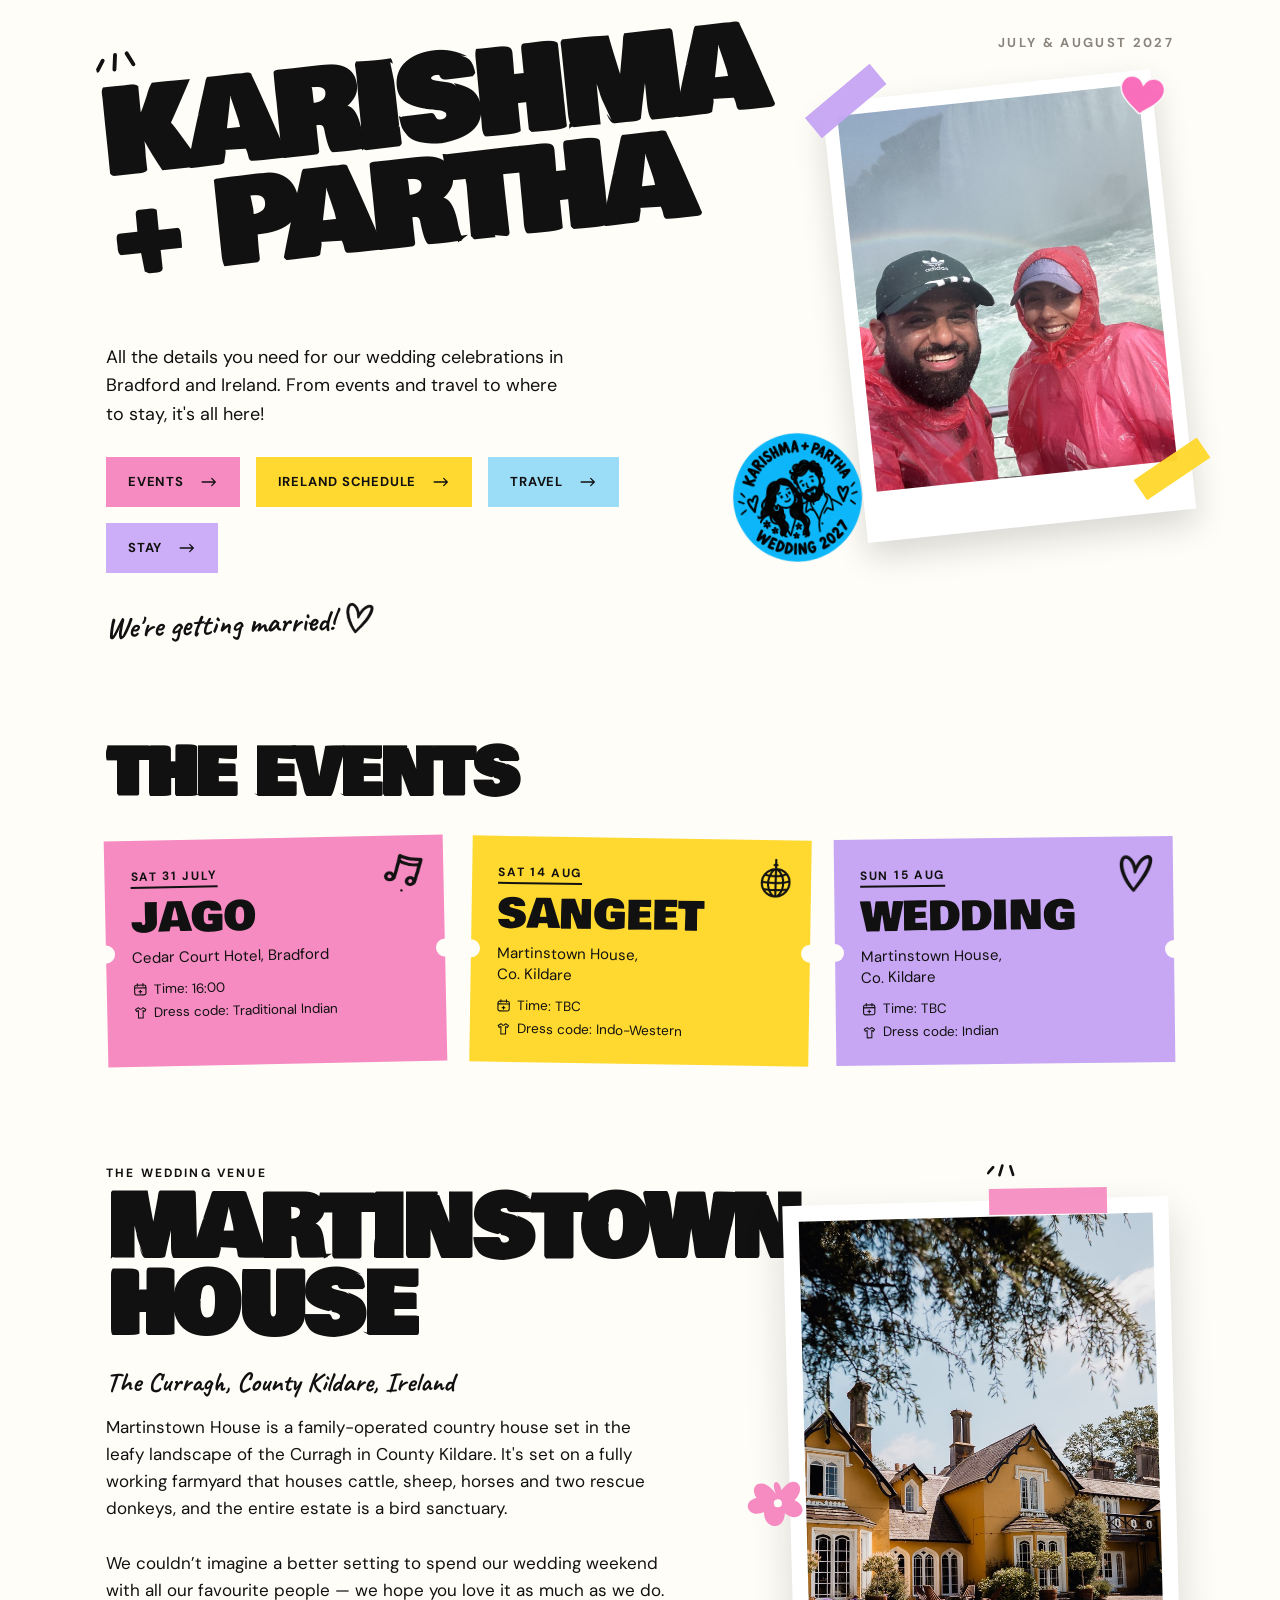
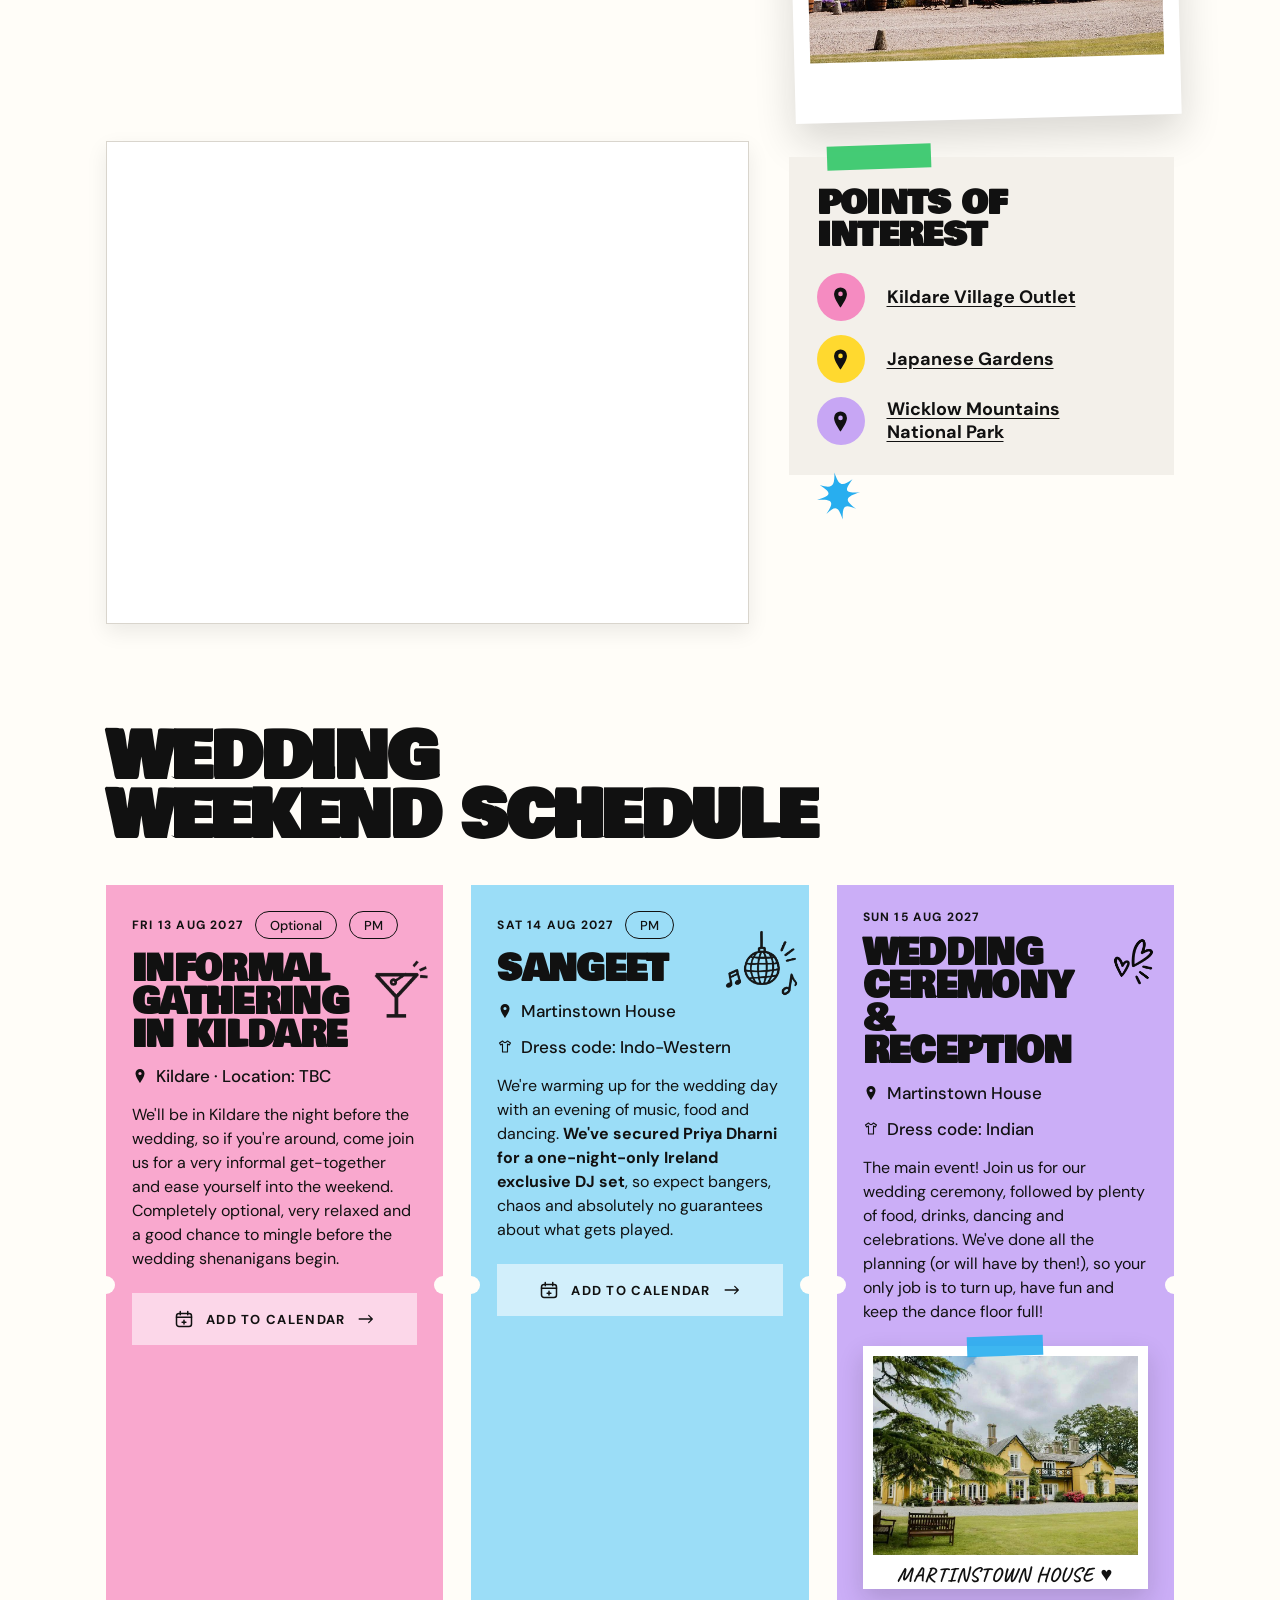
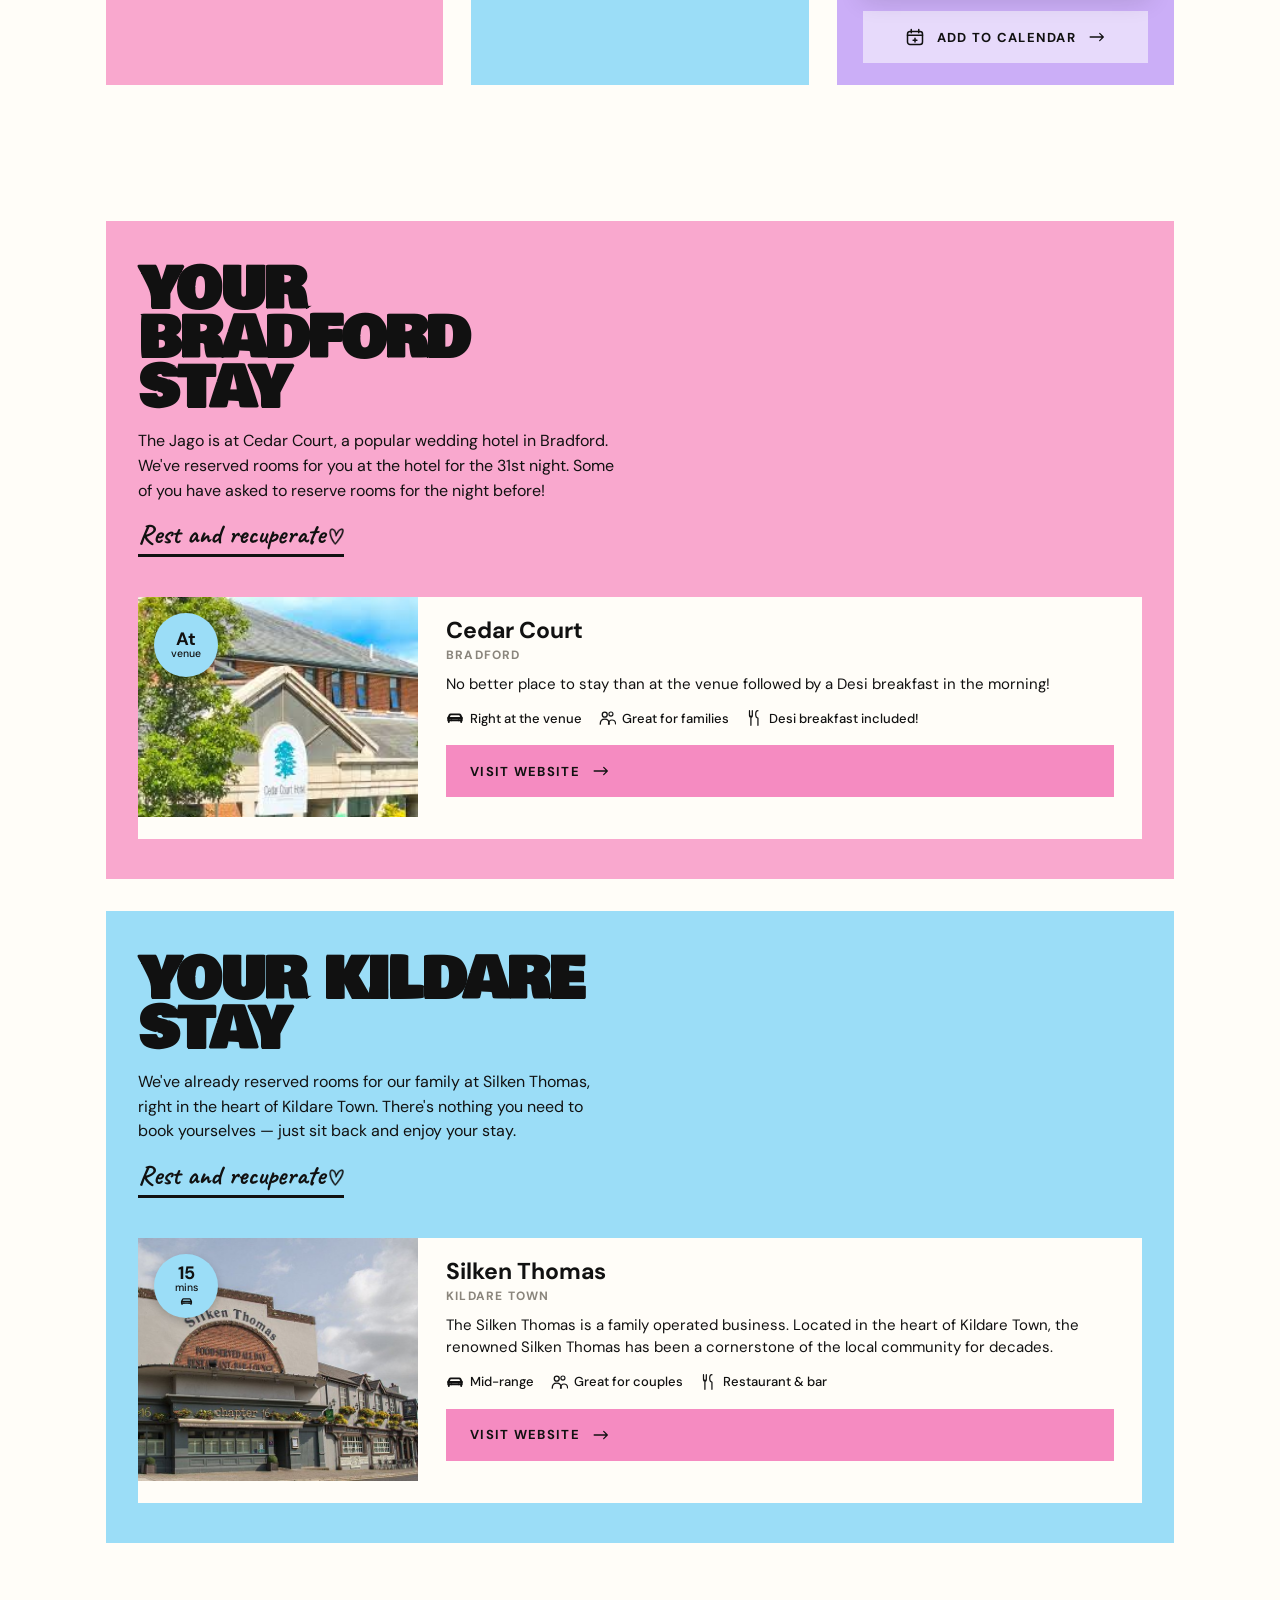
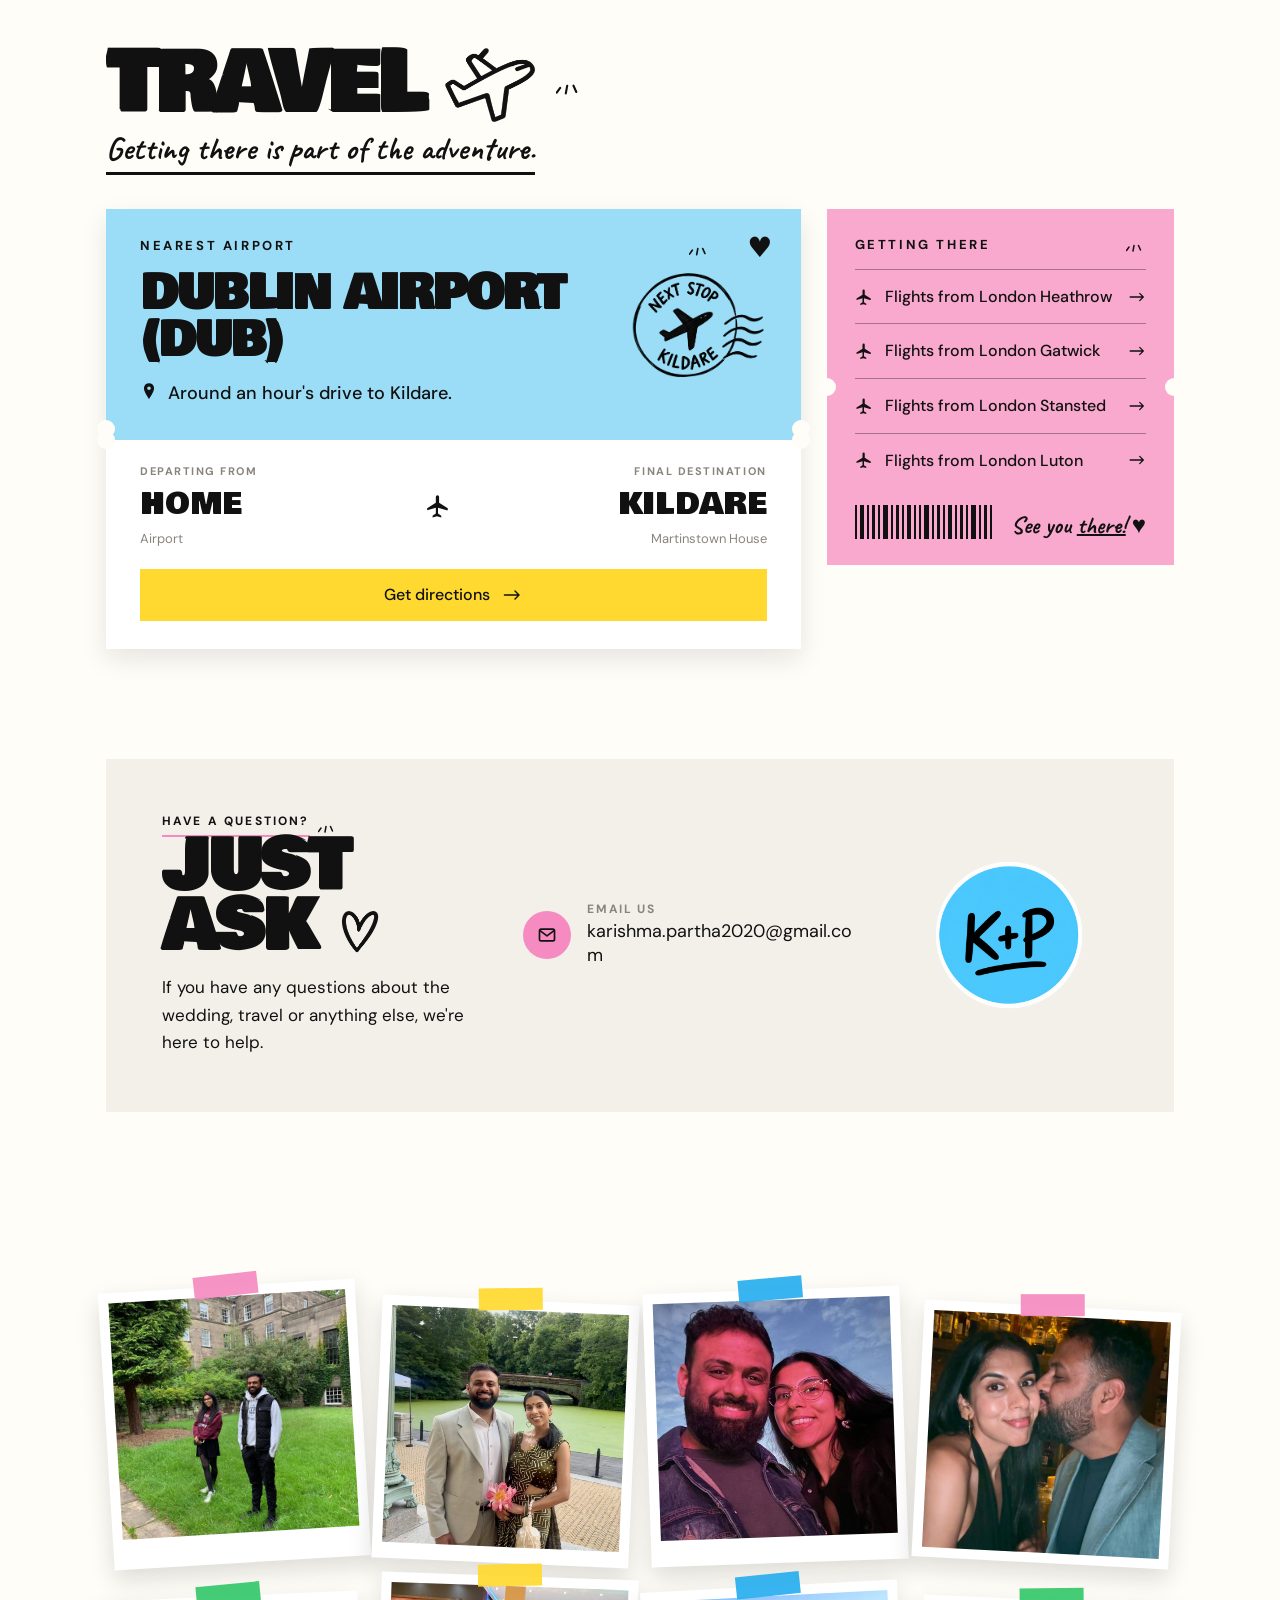
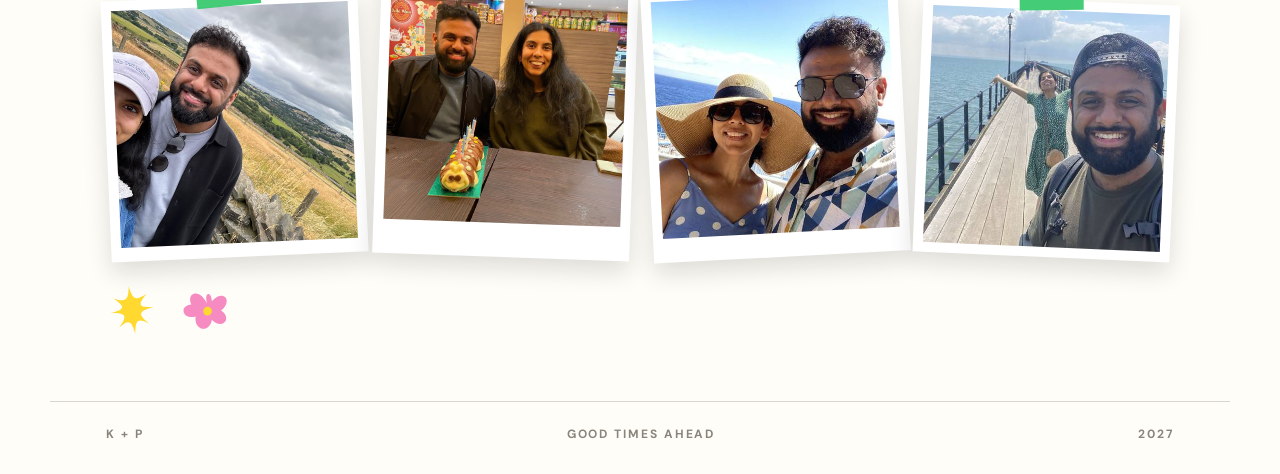
<file: site/kakubhens-tribe/index.html>
<!DOCTYPE html>
<html lang="en">
<head>
<meta charset="utf-8">
<meta name="viewport" content="width=device-width, initial-scale=1">
<meta name="format-detection" content="telephone=no, date=no, address=no, email=no, url=no">
<title>Karishma + Partha — Wedding</title>
<meta name="description" content="All the details you need for our wedding celebrations in Bradford and Ireland. From events and travel to where to stay, it's all here!">
<meta property="og:type" content="website">
<meta property="og:url" content="https://karishmapartha.wedding/kakubhens-tribe/">
<meta property="og:title" content="Karishma + Partha — Wedding">
<meta property="og:description" content="All the details you need for our wedding celebrations in Bradford and Ireland. From events and travel to where to stay, it's all here!">
<meta property="og:image" content="https://karishmapartha.wedding/icons/couple-badge.png">
<meta name="twitter:card" content="summary_large_image">
<meta name="twitter:title" content="Karishma + Partha — Wedding">
<meta name="twitter:description" content="All the details you need for our wedding celebrations in Bradford and Ireland. From events and travel to where to stay, it's all here!">
<meta name="twitter:image" content="https://karishmapartha.wedding/icons/couple-badge.png">
<link rel="icon" href="../icons/favicon.ico" sizes="any">
<link rel="icon" type="image/png" sizes="16x16" href="../icons/favicon-16.png">
<link rel="icon" type="image/png" sizes="32x32" href="../icons/favicon-32.png">
<link rel="icon" type="image/png" sizes="48x48" href="../icons/favicon-48.png">
<link rel="icon" type="image/png" sizes="192x192" href="../icons/favicon-192.png">
<link rel="apple-touch-icon" sizes="180x180" href="../icons/apple-touch-icon.png">
<link rel="preconnect" href="https://fonts.googleapis.com">
<link rel="preconnect" href="https://fonts.gstatic.com" crossorigin>
<link href="https://fonts.googleapis.com/css2?family=Bowlby+One&family=DM+Sans:opsz,wght@9..40,400;9..40,500;9..40,700&family=Caveat:wght@600;700&display=swap" rel="stylesheet">
<link rel="stylesheet" href="../styles.css?v=77">
</head>
<body>

<!-- reusable icon sprite -->
<svg style="position:absolute;width:0;height:0;overflow:hidden" aria-hidden="true">
  <symbol id="icon-arrow" viewBox="0 0 100 100">
    <path d="M12 50H84M65 30L85 50L65 70" fill="none" stroke="currentColor" stroke-width="7" stroke-linecap="round" stroke-linejoin="round"/>
  </symbol>
  <symbol id="icon-starburst" viewBox="0 0 100 100">
    <path d="M50 4C54 29 58 35 82 23C62 42 62 47 92 50C62 54 59 59 79 80C58 66 54 70 50 96C46 70 42 66 21 80C41 59 38 54 8 50C38 47 38 42 18 23C42 35 46 29 50 4Z" fill="currentColor"/>
  </symbol>
  <symbol id="icon-flower" viewBox="0 0 100 100">
    <path d="M50 38C36 9 11 18 21 40C-3 42 5 69 29 62C25 88 55 94 59 68C78 88 98 65 76 51C99 33 80 10 59 34C58 15 44 16 50 38Z" fill="currentColor"/>
  </symbol>
  <symbol id="icon-pin" viewBox="0 0 32 32">
    <path d="M16 2a9 9 0 0 0-9 9c0 6.6 9 19 9 19s9-12.4 9-19a9 9 0 0 0-9-9zm0 12.2a3.2 3.2 0 1 1 0-6.4 3.2 3.2 0 0 1 0 6.4z" fill="currentColor"/>
  </symbol>
  <symbol id="icon-calendar" viewBox="0 0 32 32">
    <rect x="4" y="7" width="24" height="21" rx="4" fill="none" stroke="currentColor" stroke-width="2.4" stroke-linecap="round"/>
    <path d="M4 13h24M10 4v5M22 4v5M16 18v6M13 21h6" fill="none" stroke="currentColor" stroke-width="2.4" stroke-linecap="round"/>
  </symbol>
  <symbol id="icon-plane-lines" viewBox="0 0 40 40">
    <path d="M6 24L1 31M16 21L14 32M25 21L29 30" fill="none" stroke="currentColor" stroke-width="3" stroke-linecap="round"/>
  </symbol>
  <symbol id="icon-plane-solid" viewBox="0 0 24 24">
    <path d="M21 16v-2l-8-5V3.5a1.5 1.5 0 0 0-3 0V9l-8 5v2l8-2.5V19l-3 2v1.5l4-1 4 1V21l-3-2v-5.5l8 2.5z" fill="currentColor"/>
  </symbol>
  <symbol id="icon-car" viewBox="0 0 32 32">
    <path d="M5 20v3M27 20v3" fill="none" stroke="#111" stroke-width="3.4" stroke-linecap="round"/>
    <path d="M4 20v-4l2.6-5.4A2 2 0 0 1 8.4 9.5h15.2a2 2 0 0 1 1.8 1.1L28 16v4z" fill="none" stroke="#111" stroke-width="3.4" stroke-linecap="round" stroke-linejoin="round"/>
    <path d="M4 16h24" fill="none" stroke="#111" stroke-width="3.4" stroke-linecap="round"/>
    <circle cx="9.5" cy="20" r="1.6" fill="#111"/>
    <circle cx="22.5" cy="20" r="1.6" fill="#111"/>
  </symbol>
  <symbol id="icon-people" viewBox="0 0 32 32">
    <circle cx="12" cy="10" r="4.4" fill="none" stroke="currentColor" stroke-width="2.3"/>
    <path d="M4 27c0-5.6 3.4-9 8-9s8 3.4 8 9" fill="none" stroke="currentColor" stroke-width="2.3" stroke-linecap="round"/>
    <circle cx="23" cy="9" r="3.6" fill="none" stroke="currentColor" stroke-width="2"/>
    <path d="M18.5 27c.3-4.6 2.6-7.4 6.3-7.4S31 22 31.2 26.4" fill="none" stroke="currentColor" stroke-width="2" stroke-linecap="round"/>
  </symbol>
  <symbol id="icon-glass" viewBox="0 0 32 32">
    <path d="M9 3h14l-1.6 12.4a5.4 5.4 0 0 1-10.8 0L9 3z" fill="none" stroke="currentColor" stroke-width="2.2" stroke-linejoin="round"/>
    <path d="M16 15.5V27M10.5 29h11" fill="none" stroke="currentColor" stroke-width="2.2" stroke-linecap="round"/>
  </symbol>
  <symbol id="icon-fork" viewBox="0 0 32 32">
    <path d="M8 3v9a2.5 2.5 0 0 0 5 0V3M10.5 12v17" fill="none" stroke="currentColor" stroke-width="2.2" stroke-linecap="round" stroke-linejoin="round"/>
    <path d="M23 3c-2.2 0-4 2.6-4 6.5S20.8 16 23 16v13" fill="none" stroke="currentColor" stroke-width="2.2" stroke-linecap="round" stroke-linejoin="round"/>
  </symbol>
  <symbol id="icon-golf" viewBox="0 0 32 32">
    <path d="M9 29V3" fill="none" stroke="currentColor" stroke-width="2.3" stroke-linecap="round"/>
    <path d="M9 4l13 5.5L9 15V4z" fill="currentColor"/>
    <ellipse cx="9" cy="29" rx="7" ry="2" fill="none" stroke="currentColor" stroke-width="2"/>
  </symbol>
  <symbol id="icon-shirt" viewBox="0 0 32 32">
    <path d="M11 4L5 8l2.4 4L11 10v16h10V10l3.6 2L27 8l-6-4-3 2.6a4 4 0 0 1-4 0L11 4z" fill="none" stroke="currentColor" stroke-width="2.2" stroke-linejoin="round" stroke-linecap="round"/>
  </symbol>
  <symbol id="icon-adults" viewBox="0 0 32 32">
    <circle cx="16" cy="16" r="14" fill="none" stroke="currentColor" stroke-width="2.3"/>
    <text x="16" y="21" font-family="DM Sans, Arial, sans-serif" font-size="12" font-weight="700" text-anchor="middle" fill="currentColor">18+</text>
  </symbol>
  <symbol id="icon-coffee-fill" viewBox="0 0 32 32">
    <path d="M6 10h16v9a7 7 0 0 1-7 7h-2a7 7 0 0 1-7-7v-9z" fill="currentColor"/>
    <path d="M22 12.5h2.5a4.3 4.3 0 0 1 0 8.6H22" fill="none" stroke="currentColor" stroke-width="2.4" stroke-linecap="round"/>
  </symbol>
  <symbol id="icon-people-fill" viewBox="0 0 32 32">
    <circle cx="12" cy="10" r="5" fill="currentColor"/>
    <path d="M2 28c0-6.6 4.5-10.5 10-10.5s10 3.9 10 10.5" fill="currentColor"/>
    <circle cx="23" cy="9" r="3.6" fill="currentColor" opacity=".8"/>
    <path d="M17 27.5c.4-5 3-8 6.3-8s6.2 3.3 6.7 8" fill="currentColor" opacity=".8"/>
  </symbol>
  <symbol id="icon-mail" viewBox="0 0 24 24">
    <rect x="3" y="5" width="18" height="14" rx="2" fill="none" stroke="currentColor" stroke-width="2" stroke-linecap="round" stroke-linejoin="round"/>
    <path d="M4 7l8 6 8-6" fill="none" stroke="currentColor" stroke-width="2" stroke-linecap="round" stroke-linejoin="round"/>
  </symbol>
  <symbol id="icon-phone" viewBox="0 0 24 24">
    <path d="M22 16.92v3a2 2 0 0 1-2.18 2 19.79 19.79 0 0 1-8.63-3.07 19.5 19.5 0 0 1-6-6 19.79 19.79 0 0 1-3.07-8.67A2 2 0 0 1 4.11 2h3a2 2 0 0 1 2 1.72c.127.96.361 1.903.7 2.81a2 2 0 0 1-.45 2.11L8.09 9.91a16 16 0 0 0 6 6l1.27-1.27a2 2 0 0 1 2.11-.45c.907.339 1.85.573 2.81.7A2 2 0 0 1 22 16.92z" fill="none" stroke="currentColor" stroke-width="2" stroke-linecap="round" stroke-linejoin="round"/>
  </symbol>
  <symbol id="icon-chat" viewBox="0 0 24 24">
    <path d="M21 11.5a8.38 8.38 0 0 1-.9 3.8 8.5 8.5 0 0 1-7.6 4.7 8.38 8.38 0 0 1-3.8-.9L3 21l1.9-5.7a8.38 8.38 0 0 1-.9-3.8 8.5 8.5 0 0 1 4.7-7.6 8.38 8.38 0 0 1 3.8-.9h.5a8.48 8.48 0 0 1 8 8v.5z" fill="none" stroke="currentColor" stroke-width="2" stroke-linecap="round" stroke-linejoin="round"/>
    <circle cx="8" cy="12" r="1" fill="currentColor"/><circle cx="12" cy="12" r="1" fill="currentColor"/><circle cx="16" cy="12" r="1" fill="currentColor"/>
  </symbol>
</svg>

<div class="top-band">JULY &amp; AUGUST 2027</div>

<!-- ===================== HERO ===================== -->
<header class="section hero">
  <div class="hero__grid">
    <div class="hero__intro">
      <div class="hero__title-wrap">
        <svg class="hero__burst" width="44" height="44" aria-hidden="true"><use href="#icon-plane-lines"/></svg>
        <h1 class="hero__title">Karishma<br>+ Partha</h1>
      </div>
      <p class="hero__lede">All the details you need for our wedding celebrations in Bradford and Ireland. From events and travel to where to stay, it's all here!</p>

      <nav class="hero__nav" aria-label="Section links">
        <a href="#events" class="hero__nav-btn hero__nav-btn--events">Events <svg class="icon-arrow" width="18" height="18" aria-hidden="true"><use href="#icon-arrow"/></svg></a>
        <a href="#schedule" class="hero__nav-btn hero__nav-btn--schedule">Ireland schedule <svg class="icon-arrow" width="18" height="18" aria-hidden="true"><use href="#icon-arrow"/></svg></a>
        <a href="#travel" class="hero__nav-btn hero__nav-btn--travel">Travel <svg class="icon-arrow" width="18" height="18" aria-hidden="true"><use href="#icon-arrow"/></svg></a>
        <a href="#stay" class="hero__nav-btn hero__nav-btn--stay">Stay <svg class="icon-arrow" width="18" height="18" aria-hidden="true"><use href="#icon-arrow"/></svg></a>
      </nav>

      <div class="hero__tag-row">
        <span class="hand hero__tag">We're getting married!</span>
        <img class="hero__tag-heart" src="../icons/heart.png" alt="" aria-hidden="true">
      </div>
    </div>

    <div class="hero__photo">
      <img class="hero__heart" src="../icons/pinkheart.png" alt="" aria-hidden="true">
      <div class="polaroid polaroid--hero">
        <span class="tape tape--hero-1" aria-hidden="true"></span>
        <span class="tape tape--hero-2" aria-hidden="true"></span>
        <img class="polaroid--hero__photo" src="../images/hero-couple.jpg?v=2" alt="Karishma and Partha">
      </div>
      <img class="hero__badge" src="../icons/couple-badge.png" alt="" aria-hidden="true">
    </div>
  </div>
</header>

<!-- ===================== THE EVENTS ===================== -->
<section class="section events" id="events">
  <div class="events__head">
    <h2 class="events__title">The events</h2>
  </div>

  <div class="ticket-row">
    <div class="ticket ticket--pink">
      <div class="ticket__date">Sat 31 July</div>
      <img class="ticket__icon" src="../icons/note.png" alt="" aria-hidden="true" style="width:40px;height:38px">
      <div class="ticket__name">Jago</div>
      <div class="ticket__place-row">
        <span class="ticket__place">Cedar Court Hotel, Bradford</span>
      </div>
      <div class="ticket__details">
        <div class="ticket__detail"><svg width="15" height="15" aria-hidden="true"><use href="#icon-calendar"/></svg>Time: 16:00</div>
        <div class="ticket__detail"><svg width="15" height="15" aria-hidden="true"><use href="#icon-shirt"/></svg>Dress code: Traditional Indian</div>
      </div>
    </div>

    <div class="ticket ticket--yellow">
      <div class="ticket__date">Sat 14 Aug</div>
      <img class="ticket__icon" src="../icons/disco.png" alt="" aria-hidden="true" style="width:31px;height:40px">
      <div class="ticket__name">Sangeet</div>
      <div class="ticket__place-row">
        <span class="ticket__place">Martinstown House,<br>Co. Kildare</span>
      </div>
      <div class="ticket__details">
        <div class="ticket__detail"><svg width="15" height="15" aria-hidden="true"><use href="#icon-calendar"/></svg>Time: TBC</div>
        <div class="ticket__detail"><svg width="15" height="15" aria-hidden="true"><use href="#icon-shirt"/></svg>Dress code: Indo-Western</div>
      </div>
    </div>

    <div class="ticket ticket--purple">
      <div class="ticket__date">Sun 15 Aug</div>
      <img class="ticket__icon" src="../icons/heart.png" alt="" aria-hidden="true" style="width:34px;height:38px">
      <div class="ticket__name">Wedding</div>
      <div class="ticket__place-row">
        <span class="ticket__place">Martinstown House,<br>Co. Kildare</span>
      </div>
      <div class="ticket__details">
        <div class="ticket__detail"><svg width="15" height="15" aria-hidden="true"><use href="#icon-calendar"/></svg>Time: TBC</div>
        <div class="ticket__detail"><svg width="15" height="15" aria-hidden="true"><use href="#icon-shirt"/></svg>Dress code: Indian</div>
      </div>
    </div>
  </div>
</section>

<!-- ===================== THE WEDDING VENUE ===================== -->
<section class="section venue">
  <div class="venue__grid">
    <div>
      <div class="eyebrow" style="color:var(--ink)">The wedding venue</div>
      <div class="venue__title-wrap">
        <h2 class="venue__title">Martinstown<br>House</h2>
        <svg class="venue__title-flower" width="38" height="38" aria-hidden="true"><use href="#icon-flower"/></svg>
      </div>
      <p class="hand venue__meta">The Curragh, County Kildare, Ireland</p>
      <p class="venue__copy">Martinstown House is a family-operated country house set in the leafy landscape of the Curragh in County Kildare. It's set on a fully working farmyard that houses cattle, sheep, horses and two rescue donkeys, and the entire estate is a bird sanctuary.<br><br>We couldn’t imagine a better setting to spend our wedding weekend with all our favourite people — we hope you love it as much as we do.</p>

    </div>

    <div class="venue__photo-wrap">
      <div class="venue__photo-tape" aria-hidden="true"></div>
      <div class="venue__photo-frame">
        <img class="venue__photo" src="../images/martinstown-house.jpeg" alt="Martinstown House exterior">
      </div>
      <span class="venue__starburst" aria-hidden="true"><svg width="110" height="110" viewBox="0 0 100 100" style="display:block"><path d="M50 38C36 9 11 18 21 40C-3 42 5 69 29 62C25 88 55 94 59 68C78 88 98 65 76 51C99 33 80 10 59 34C58 15 44 16 50 38Z" fill="currentColor"/><circle cx="51" cy="52" r="8" fill="#FFFDF8" stroke="currentColor" stroke-width="4"/></svg></span>
      <svg class="venue__sparks" width="36" height="36" aria-hidden="true"><use href="#icon-plane-lines"/></svg>
    </div>
  </div>

  <div class="venue__grid" style="margin-top:0">
    <div>
      <div class="venue__map">
        <iframe class="venue__map-frame" src="https://www.google.com/maps/embed?pb=!1m18!1m12!1m3!1d2395.151962327751!2d-6.8219802000000005!3d53.1074638!2m3!1f0!2f0!3f0!3m2!1i1024!2i768!4f13.1!3m3!1m2!1s0x485d7dd6881ced21%3A0x272b61d124017fb0!2sMartinstown%20House!5e0!3m2!1sen!2suk!4v1788895756223!5m2!1sen!2suk" allowfullscreen loading="lazy" referrerpolicy="strict-origin-when-cross-origin" title="Martinstown House on Google Maps"></iframe>
      </div>
    </div>

    <div class="poi">
      <div class="poi__tape" aria-hidden="true"></div>
      <div class="poi__panel">
        <div class="poi__title-row">
          <h3 class="poi__title">Points of interest</h3>
        </div>
        <div class="poi__list">
          <div class="poi__row">
            <span class="poi__dot" style="background:var(--pink)"><svg width="23" height="23" aria-hidden="true"><use href="#icon-pin"/></svg></span>
            <a class="poi__place" href="https://www.thebicestercollection.com/kildare-village/en/" target="_blank" rel="noopener">Kildare Village Outlet</a>
          </div>
          <div class="poi__row">
            <span class="poi__dot" style="background:var(--yellow)"><svg width="23" height="23" aria-hidden="true"><use href="#icon-pin"/></svg></span>
            <a class="poi__place" href="https://www.irishtourism.com/national-stud-and-japanese-gardens" target="_blank" rel="noopener">Japanese Gardens</a>
          </div>
          <div class="poi__row">
            <span class="poi__dot" style="background:var(--purple)"><svg width="23" height="23" aria-hidden="true"><use href="#icon-pin"/></svg></span>
            <a class="poi__place" href="https://www.nationalparks.ie/wicklow/" target="_blank" rel="noopener">Wicklow Mountains National Park</a>
          </div>
        </div>
      </div>
      <span class="poi__starburst" aria-hidden="true"><svg width="52" height="52" aria-hidden="true"><use href="#icon-starburst"/></svg></span>
    </div>
  </div>
</section>

<!-- ===================== WEDDING WEEKEND SCHEDULE ===================== -->
<section class="section schedule" id="schedule">
  <div class="schedule__grid">
    <div>
      <h2 class="schedule__title">Wedding<br>weekend schedule</h2>
    </div>
  </div>

  <div class="schedule-cards">
    <div class="schedule-card schedule-card--dublin">
      <img class="schedule-card__icon" src="../icons/ws-cocktail-t.png" alt="" aria-hidden="true" style="top:74px;right:14px;width:56px;height:60px">
      <div class="schedule-card__head">
        <span class="schedule-card__date">Fri 13 Aug 2027</span>
        <span class="schedule-card__pill">Optional</span><span class="schedule-card__pill">PM</span>
      </div>
      <h3 class="schedule-card__title">Informal gathering in Kildare</h3>
      <div class="schedule-card__place"><svg width="16" height="16" aria-hidden="true"><use href="#icon-pin"/></svg>Kildare · Location: TBC</div>
      <p class="schedule-card__copy">We'll be in Kildare the night before the wedding, so if you're around, come join us for a very informal get-together and ease yourself into the weekend. Completely optional, very relaxed and a good chance to mingle before the wedding shenanigans begin.</p>
      <a href="../ics/kildare-gathering.ics" class="btn btn--ghost btn--block"><svg width="20" height="20" aria-hidden="true"><use href="#icon-calendar"/></svg>Add to calendar <svg class="icon-arrow" width="18" height="18" aria-hidden="true"><use href="#icon-arrow"/></svg></a>
    </div>

    <div style="display:grid;gap:18px">
      <div class="schedule-card schedule-card--sangeet">
        <img class="schedule-card__icon" src="../icons/ws-disco-t.png" alt="" aria-hidden="true" style="top:44px;right:10px;width:75px;height:68px">
        <div class="schedule-card__head">
          <span class="schedule-card__date">Sat 14 Aug 2027</span>
          <span class="schedule-card__pill">PM</span>
        </div>
        <h3 class="schedule-card__title">Sangeet</h3>
        <div class="schedule-card__place"><svg width="16" height="16" aria-hidden="true"><use href="#icon-pin"/></svg>Martinstown House</div>
        <div class="schedule-card__place"><svg width="16" height="16" aria-hidden="true"><use href="#icon-shirt"/></svg>Dress code: Indo-Western</div>
        <p class="schedule-card__copy">We're warming up for the wedding day with an evening of music, food and dancing. <b>We've secured Priya Dharni for a one-night-only Ireland exclusive DJ set</b>, so expect bangers, chaos and absolutely no guarantees about what gets played.</p>
        <a href="../ics/sangeet.ics" class="btn btn--ghost btn--block"><svg width="20" height="20" aria-hidden="true"><use href="#icon-calendar"/></svg>Add to calendar <svg class="icon-arrow" width="18" height="18" aria-hidden="true"><use href="#icon-arrow"/></svg></a>
      </div>
    </div>

    <div class="schedule-card schedule-card--wedding">
      <img class="schedule-card__icon" src="../icons/double-hearts.png" alt="" aria-hidden="true" style="top:42px;right:8px;width:66px;height:66px">
      <div class="schedule-card__head">
        <span class="schedule-card__date">Sun 15 Aug 2027</span>
      </div>
      <h3 class="schedule-card__title">Wedding ceremony &amp; reception</h3>
      <div class="schedule-card__place"><svg width="16" height="16" aria-hidden="true"><use href="#icon-pin"/></svg>Martinstown House</div>
      <div class="schedule-card__place"><svg width="16" height="16" aria-hidden="true"><use href="#icon-shirt"/></svg>Dress code: Indian</div>
      <p class="schedule-card__copy">The main event! Join us for our wedding ceremony, followed by plenty of food, drinks, dancing and celebrations. We've done all the planning (or will have by then!), so your only job is to turn up, have fun and keep the dance floor full!</p>
      <div class="schedule-card__photo">
        <div class="schedule-card__photo-tape" aria-hidden="true"></div>
        <img class="venue-photo" src="../images/martinstown-house-2.jpeg" alt="Martinstown House">
        <div class="schedule-card__photo-caption">Martinstown House ♥︎</div>
      </div>
      <a href="../ics/wedding-reception.ics" class="btn btn--ghost btn--block"><svg width="20" height="20" aria-hidden="true"><use href="#icon-calendar"/></svg>Add to calendar <svg class="icon-arrow" width="18" height="18" aria-hidden="true"><use href="#icon-arrow"/></svg></a>
    </div>
  </div>
</section>

<!-- ===================== STAY ===================== -->
<section class="section stay" id="stay">
  <div class="hotels" style="background:var(--pink-light)">
    <div class="hotels__head">
      <div class="hotels__intro">
        <h3 class="hotels__title">Your Bradford Stay</h3>
        <p class="hotels__copy">The Jago is at Cedar Court, a popular wedding hotel in Bradford. We've reserved rooms for you at the hotel for the 31st night. Some of you have asked to reserve rooms for the night before!</p>
        <div class="hotels__subline hand">Rest and recuperate<img class="hotels__subline-heart" src="../icons/heart.png" alt="" aria-hidden="true"></div>
      </div>
    </div>

    <div class="hotel-cards hotel-cards--single">
      <div class="hotel-card">
        <div class="hotel-card__photo">
          <img src="../images/cedar-court.jpeg" alt="Cedar Court Hotel exterior">
          <span class="hotel-card__time" style="background:var(--blue-light)">At<b>venue</b></span>
        </div>
        <div class="hotel-card__body">
          <h4 class="hotel-card__title">Cedar Court</h4>
          <span class="hotel-card__place">Bradford</span>
          <p class="hotel-card__copy">No better place to stay than at the venue followed by a Desi breakfast in the morning!</p>
          <div class="hotel-card__tags">
            <span><svg width="18" height="18" aria-hidden="true"><use href="#icon-car"/></svg>Right at the venue</span>
            <span><svg width="18" height="18" aria-hidden="true"><use href="#icon-people"/></svg>Great for families</span>
            <span><svg width="18" height="18" aria-hidden="true"><use href="#icon-fork"/></svg>Desi breakfast included!</span>
          </div>
          <a href="https://cedarcourthotels.co.uk/hotels/bradford/" target="_blank" rel="noopener" class="btn btn--pink btn--block">Visit website <svg class="icon-arrow" width="18" height="18" aria-hidden="true"><use href="#icon-arrow"/></svg></a>
        </div>
      </div>
    </div>
  </div>

  <div class="hotels">
    <div class="hotels__head">
      <div class="hotels__intro">
        <h3 class="hotels__title">Your Kildare Stay</h3>
        <p class="hotels__copy">We've already reserved rooms for our family at Silken Thomas, right in the heart of Kildare Town. There's nothing you need to book yourselves — just sit back and enjoy your stay. </p>
        <div class="hotels__subline hand">Rest and recuperate<img class="hotels__subline-heart" src="../icons/heart.png" alt="" aria-hidden="true"></div>
      </div>
    </div>

    <div class="hotel-cards hotel-cards--single">
      <div class="hotel-card">
        <div class="hotel-card__photo">
          <img src="../images/silken-thomas.jpg" alt="Silken Thomas exterior">
          <span class="hotel-card__time" style="background:var(--blue-light)">15<b>mins</b><svg width="13" height="13" aria-hidden="true"><use href="#icon-car"/></svg></span>
        </div>
        <div class="hotel-card__body">
          <h4 class="hotel-card__title">Silken Thomas</h4>
          <span class="hotel-card__place">Kildare Town</span>
          <p class="hotel-card__copy">The Silken Thomas is a family operated business. Located in the heart of Kildare Town, the renowned Silken Thomas has been a cornerstone of the local community for decades. </p>
          <div class="hotel-card__tags">
            <span><svg width="18" height="18" aria-hidden="true"><use href="#icon-car"/></svg>Mid-range</span>
            <span><svg width="18" height="18" aria-hidden="true"><use href="#icon-people"/></svg>Great for couples</span>
            <span><svg width="18" height="18" aria-hidden="true"><use href="#icon-fork"/></svg>Restaurant &amp; bar</span>
          </div>
          <a href="https://silkenthomas.com/" target="_blank" rel="noopener" class="btn btn--pink btn--block">Visit website <svg class="icon-arrow" width="18" height="18" aria-hidden="true"><use href="#icon-arrow"/></svg></a>
        </div>
      </div>
    </div>
  </div>
</section>

<!-- ===================== TRAVEL ===================== -->
<section class="section travel" id="travel">
  <div class="travel__head-row">
    <h2 class="travel__title">Travel</h2>
    <img class="travel__plane" src="../icons/plane.png" alt="">
    <svg class="icon-plane" width="28" height="28" aria-hidden="true"><use href="#icon-plane-lines"/></svg>
  </div>
  <div class="travel__subline hand">Getting there is part of the adventure.</div>

  <div class="travel-tickets">
    <div class="airport-ticket">
      <span class="notch notch--l" aria-hidden="true"></span><span class="notch notch--r" aria-hidden="true"></span>

      <div class="airport-ticket__top">
        <div class="airport-ticket__label">Nearest airport</div>
        <svg class="airport-ticket__lines" width="22" height="22" aria-hidden="true"><use href="#icon-plane-lines"/></svg>
        <span class="airport-ticket__heart" aria-hidden="true">♥︎</span>
        <h3 class="airport-ticket__title">Dublin Airport<br>(DUB)</h3>
        <div class="airport-ticket__meta"><svg width="18" height="18" fill="#111" aria-hidden="true"><use href="#icon-pin"/></svg><span>Around an hour's drive to Kildare.</span></div>
        <img class="airport-ticket__stamp" src="../icons/postmark.png" alt="">
      </div>

      <div class="airport-ticket__stub">
        <span class="notch notch--l" aria-hidden="true"></span><span class="notch notch--r" aria-hidden="true"></span>
        <div class="airport-ticket__stub-row">
          <div class="airport-ticket__stub-col">
            <div class="airport-ticket__stub-label">Departing from</div>
            <div class="airport-ticket__stub-code">HOME</div>
            <div class="airport-ticket__stub-caption">Airport</div>
          </div>
          <svg class="airport-ticket__stub-plane" width="26" height="26" aria-hidden="true"><use href="#icon-plane-solid"/></svg>
          <div class="airport-ticket__stub-col airport-ticket__stub-col--right">
            <div class="airport-ticket__stub-label">Final destination</div>
            <div class="airport-ticket__stub-code">Kildare</div>
            <div class="airport-ticket__stub-caption">Martinstown House</div>
          </div>
        </div>
        <a href="https://www.google.com/maps/dir/?api=1&amp;origin=Bradford%2C+UK&amp;destination=Martinstown+House%2C+Co.+Kildare%2C+Ireland&amp;travelmode=driving" target="_blank" rel="noopener" class="btn btn--yellow btn--block airport-ticket__cta" style="justify-content:center">Get directions <svg class="icon-arrow" width="20" height="20" aria-hidden="true"><use href="#icon-arrow"/></svg></a>
      </div>
    </div>

    <div class="flights-ticket">
      <span class="notch notch--l" aria-hidden="true"></span><span class="notch notch--r" aria-hidden="true"></span>
      <div class="flights-ticket__head">
        <span class="flights-ticket__label">Getting there</span>
        <svg class="icon-plane" width="20" height="20" aria-hidden="true"><use href="#icon-plane-lines"/></svg>
      </div>
      <div class="flights-ticket__list">
        <a href="https://www.google.com/travel/flights?q=Flights%20from%20London%20Heathrow%20to%20Dublin" target="_blank" rel="noopener" class="flights-ticket__link"><svg width="18" height="18" aria-hidden="true"><use href="#icon-plane-solid"/></svg><span>Flights from London Heathrow</span><svg class="icon-arrow" width="18" height="18" aria-hidden="true"><use href="#icon-arrow"/></svg></a>
        <a href="https://www.google.com/travel/flights?q=Flights%20from%20London%20Gatwick%20to%20Dublin" target="_blank" rel="noopener" class="flights-ticket__link"><svg width="18" height="18" aria-hidden="true"><use href="#icon-plane-solid"/></svg><span>Flights from London Gatwick</span><svg class="icon-arrow" width="18" height="18" aria-hidden="true"><use href="#icon-arrow"/></svg></a>
        <a href="https://www.google.com/travel/flights?q=Flights%20from%20London%20Stansted%20to%20Dublin" target="_blank" rel="noopener" class="flights-ticket__link"><svg width="18" height="18" aria-hidden="true"><use href="#icon-plane-solid"/></svg><span>Flights from London Stansted</span><svg class="icon-arrow" width="18" height="18" aria-hidden="true"><use href="#icon-arrow"/></svg></a>
        <a href="https://www.google.com/travel/flights?q=Flights%20from%20London%20Luton%20to%20Dublin" target="_blank" rel="noopener" class="flights-ticket__link"><svg width="18" height="18" aria-hidden="true"><use href="#icon-plane-solid"/></svg><span>Flights from London Luton</span><svg class="icon-arrow" width="18" height="18" aria-hidden="true"><use href="#icon-arrow"/></svg></a>
      </div>
      <div class="flights-ticket__foot">
        <svg class="flights-ticket__barcode" width="140" height="34" viewBox="0 0 140 34" aria-hidden="true">
          <rect x="0" y="0" width="2" height="34" fill="currentColor"/><rect x="5" y="0" width="4" height="34" fill="currentColor"/><rect x="12" y="0" width="2" height="34" fill="currentColor"/><rect x="17" y="0" width="3" height="34" fill="currentColor"/><rect x="23" y="0" width="2" height="34" fill="currentColor"/><rect x="28" y="0" width="5" height="34" fill="currentColor"/><rect x="36" y="0" width="2" height="34" fill="currentColor"/><rect x="41" y="0" width="3" height="34" fill="currentColor"/><rect x="47" y="0" width="2" height="34" fill="currentColor"/><rect x="52" y="0" width="4" height="34" fill="currentColor"/><rect x="59" y="0" width="2" height="34" fill="currentColor"/><rect x="64" y="0" width="2" height="34" fill="currentColor"/><rect x="69" y="0" width="5" height="34" fill="currentColor"/><rect x="77" y="0" width="2" height="34" fill="currentColor"/><rect x="82" y="0" width="3" height="34" fill="currentColor"/><rect x="88" y="0" width="2" height="34" fill="currentColor"/><rect x="93" y="0" width="4" height="34" fill="currentColor"/><rect x="100" y="0" width="2" height="34" fill="currentColor"/><rect x="105" y="0" width="3" height="34" fill="currentColor"/><rect x="111" y="0" width="2" height="34" fill="currentColor"/><rect x="116" y="0" width="5" height="34" fill="currentColor"/><rect x="124" y="0" width="2" height="34" fill="currentColor"/><rect x="129" y="0" width="3" height="34" fill="currentColor"/><rect x="135" y="0" width="2" height="34" fill="currentColor"/>
        </svg>
        <div class="flights-ticket__note hand">See you <u>there!</u> ♥︎</div>
      </div>
    </div>
  </div>
</section>

<!-- ===================== JUST ASK ===================== -->
<div class="rsvp-wrap" id="rsvp">
  <div class="ask-panel">
    <div class="ask-panel__col ask-panel__col--intro">
      <div class="ask-panel__eyebrow-row">
        <span class="ask-panel__eyebrow">Have a question?</span>
        <svg class="ask-panel__lines" width="20" height="20" aria-hidden="true"><use href="#icon-plane-lines"/></svg>
      </div>
      <div class="ask-panel__title-row">
        <h2 class="ask-panel__title">Just<br>Ask <img class="ask-panel__heart" src="../icons/heart.png" alt="" aria-hidden="true"></h2>
        <img class="ask-panel__badge ask-panel__badge--mobile" src="../icons/couple-badge.png" alt="Karishma + Partha Wedding 2027">
      </div>
      <p class="ask-panel__copy">If you have any questions about the wedding, travel or anything else, we're here to help.</p>
    </div>

    <div class="ask-panel__col ask-panel__col--methods">
      <div class="ask-panel__method">
        <span class="ask-panel__icon" style="background:var(--pink)"><svg width="20" height="20" aria-hidden="true"><use href="#icon-mail"/></svg></span>
        <div>
          <div class="ask-panel__method-label">Email us</div>
          <div class="ask-panel__method-value"><a href="mailto:karishma.partha2020@gmail.com">karishma.partha2020@gmail.com</a></div>
        </div>
      </div>
    </div>

    <div class="ask-panel__col ask-panel__col--aside">
      <img class="ask-panel__badge ask-panel__badge--desktop" src="../icons/favicon-512.png" alt="K+P">
    </div>
  </div>
</div>

<!-- ===================== OUR JOURNEY ===================== -->
<section class="section journey">
  <div class="journey__row">
    <div class="journey__grid">
      <div class="journey__photo">
        <span class="tape" aria-hidden="true"></span>
        <img src="../images/journey-6.jpg?v=2" alt="Karishma and Partha on a university visit">
      </div>
      <div class="journey__photo">
        <span class="tape" aria-hidden="true"></span>
        <img src="../images/journey-3.jpg?v=2" alt="Karishma and Partha dressed up by a lake">
      </div>
      <div class="journey__photo">
        <span class="tape" aria-hidden="true"></span>
        <img src="../images/journey-4.jpg?v=2" alt="Karishma and Partha at sunset">
      </div>
      <div class="journey__photo">
        <span class="tape" aria-hidden="true"></span>
        <img src="../images/journey-5.jpg?v=2" alt="Karishma and Partha out for the evening">
      </div>
      <div class="journey__photo">
        <span class="tape" aria-hidden="true"></span>
        <img src="../images/journey-7.jpg" alt="Karishma and Partha on a hillside walk">
      </div>
      <div class="journey__photo">
        <span class="tape" aria-hidden="true"></span>
        <img src="../images/journey-8.jpg" alt="Karishma and Partha celebrating a birthday">
      </div>
      <div class="journey__photo">
        <span class="tape" aria-hidden="true"></span>
        <img src="../images/journey-1.jpg?v=2" alt="Karishma and Partha at the seaside">
      </div>
      <div class="journey__photo">
        <span class="tape" aria-hidden="true"></span>
        <img src="../images/journey-2.jpg?v=2" alt="Karishma and Partha on a pier">
      </div>
    </div>
  </div>

  <div class="journey__foot">
    <div class="journey__foot-left" style="display:flex;align-items:center;gap:22px">
      <svg class="starburst" width="52" height="52" aria-hidden="true"><use href="#icon-starburst"/></svg>
      <svg width="54" height="54" viewBox="0 0 100 100" aria-hidden="true" style="color:#F58BC1;display:block"><path d="M50 38C36 9 11 18 21 40C-3 42 5 69 29 62C25 88 55 94 59 68C78 88 98 65 76 51C99 33 80 10 59 34C58 15 44 16 50 38Z" fill="currentColor"/><circle cx="51" cy="52" r="8" fill="#FFD92F"/></svg>
    </div>
  </div>
</section>

<!-- ===================== GALLERY LIGHTBOX ===================== -->
<div class="lightbox" id="lightbox" hidden>
  <button type="button" class="lightbox__close" aria-label="Close">&times;</button>
  <button type="button" class="lightbox__prev" aria-label="Previous photo">&larr;</button>
  <div class="lightbox__stage" id="lightbox-stage"></div>
  <button type="button" class="lightbox__next" aria-label="Next photo">&rarr;</button>
</div>

<!-- ===================== FOOTER ===================== -->
<footer class="site-footer">
  <span>K + P</span><span>Good times ahead</span><span>2027</span>
</footer>

<button type="button" id="back-to-top" class="back-to-top" aria-label="Back to top">
  <img src="../images/back-to-top.png" alt="">
</button>

<script src="script.js?v=1"></script>
</body>
</html>
</file>
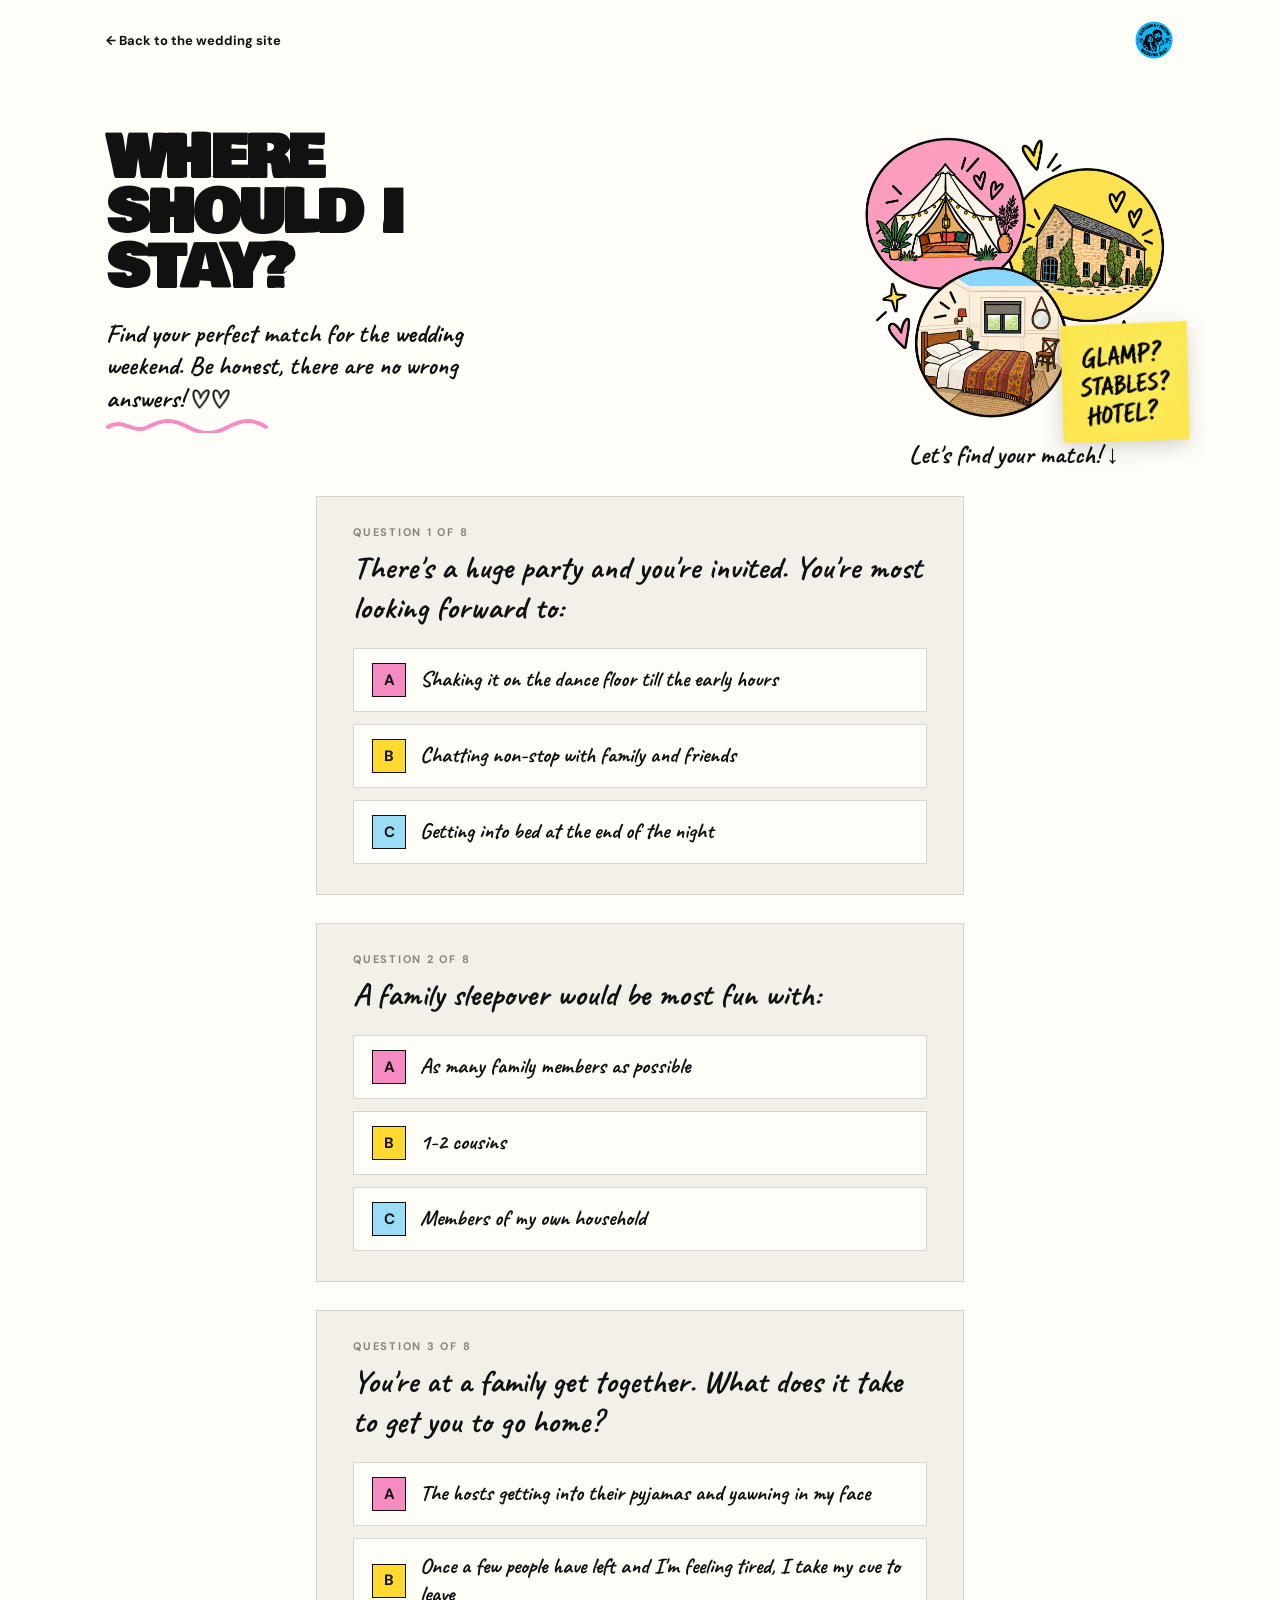
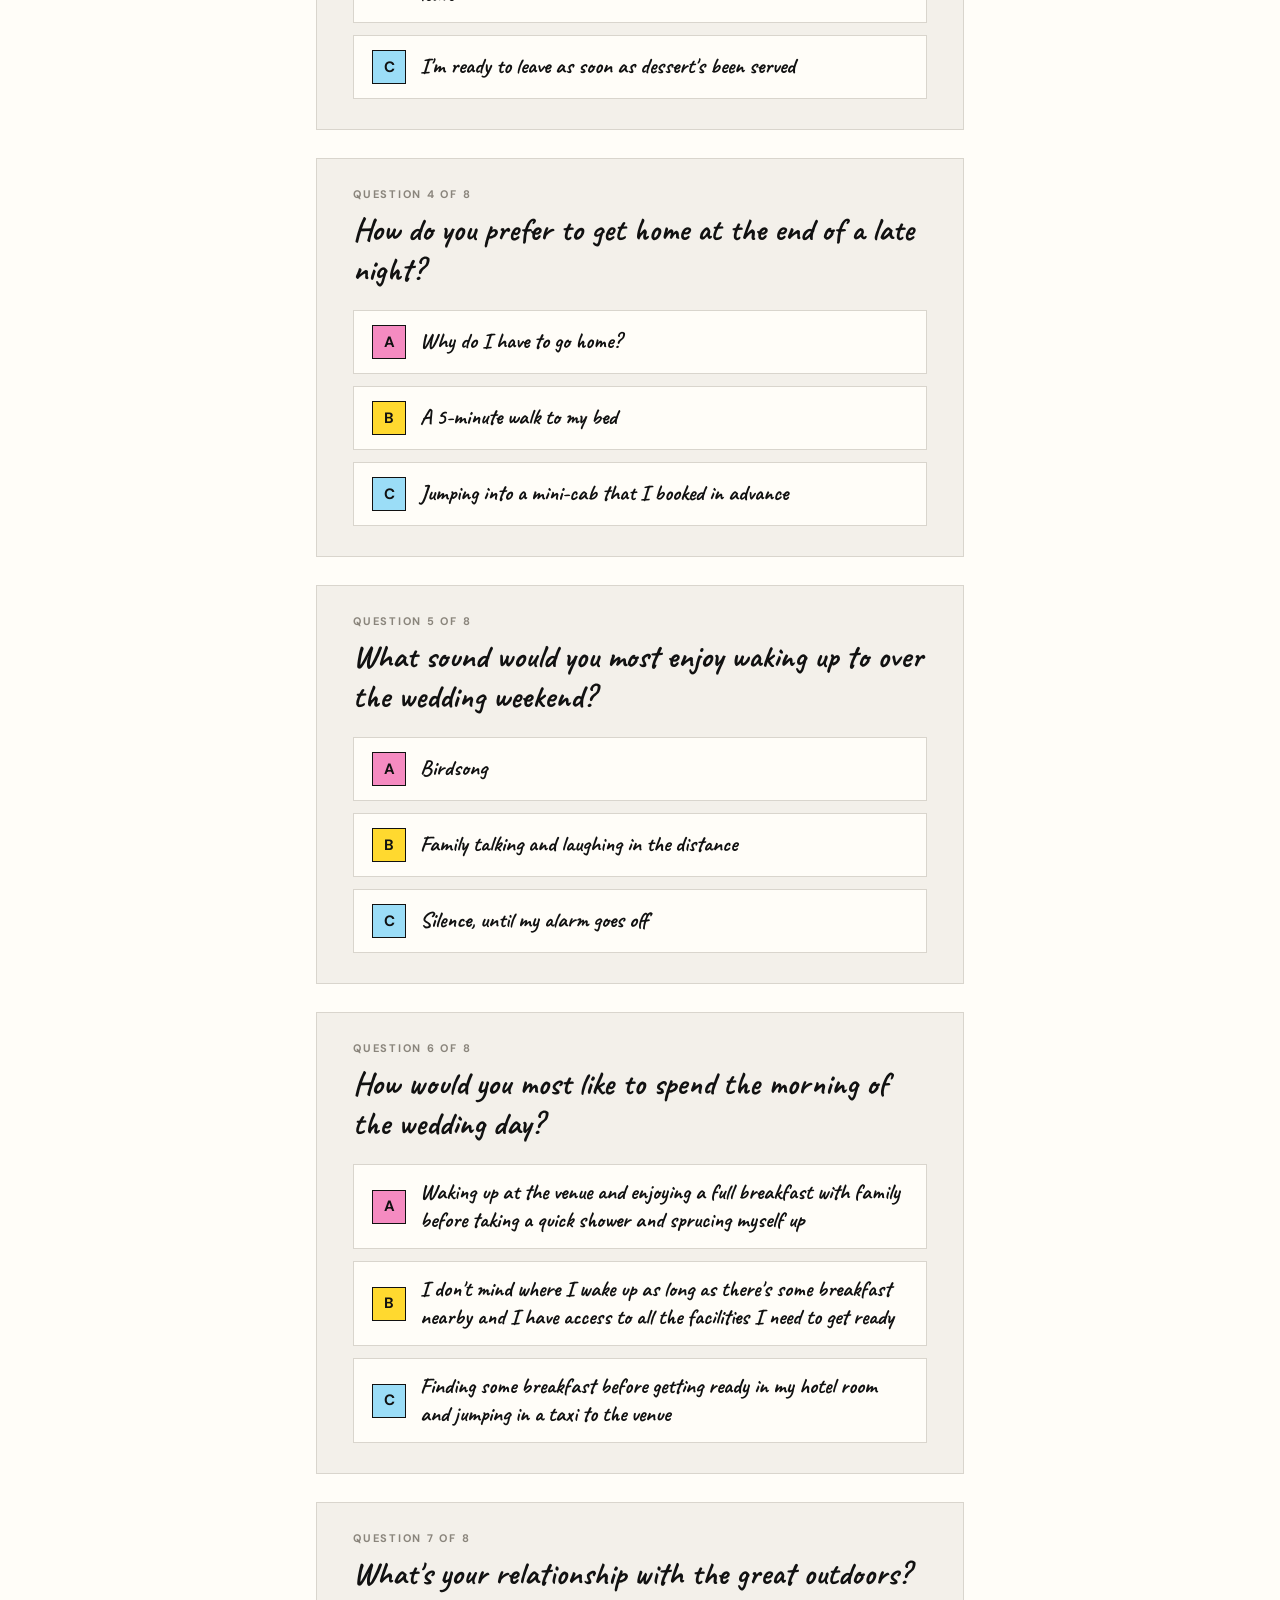
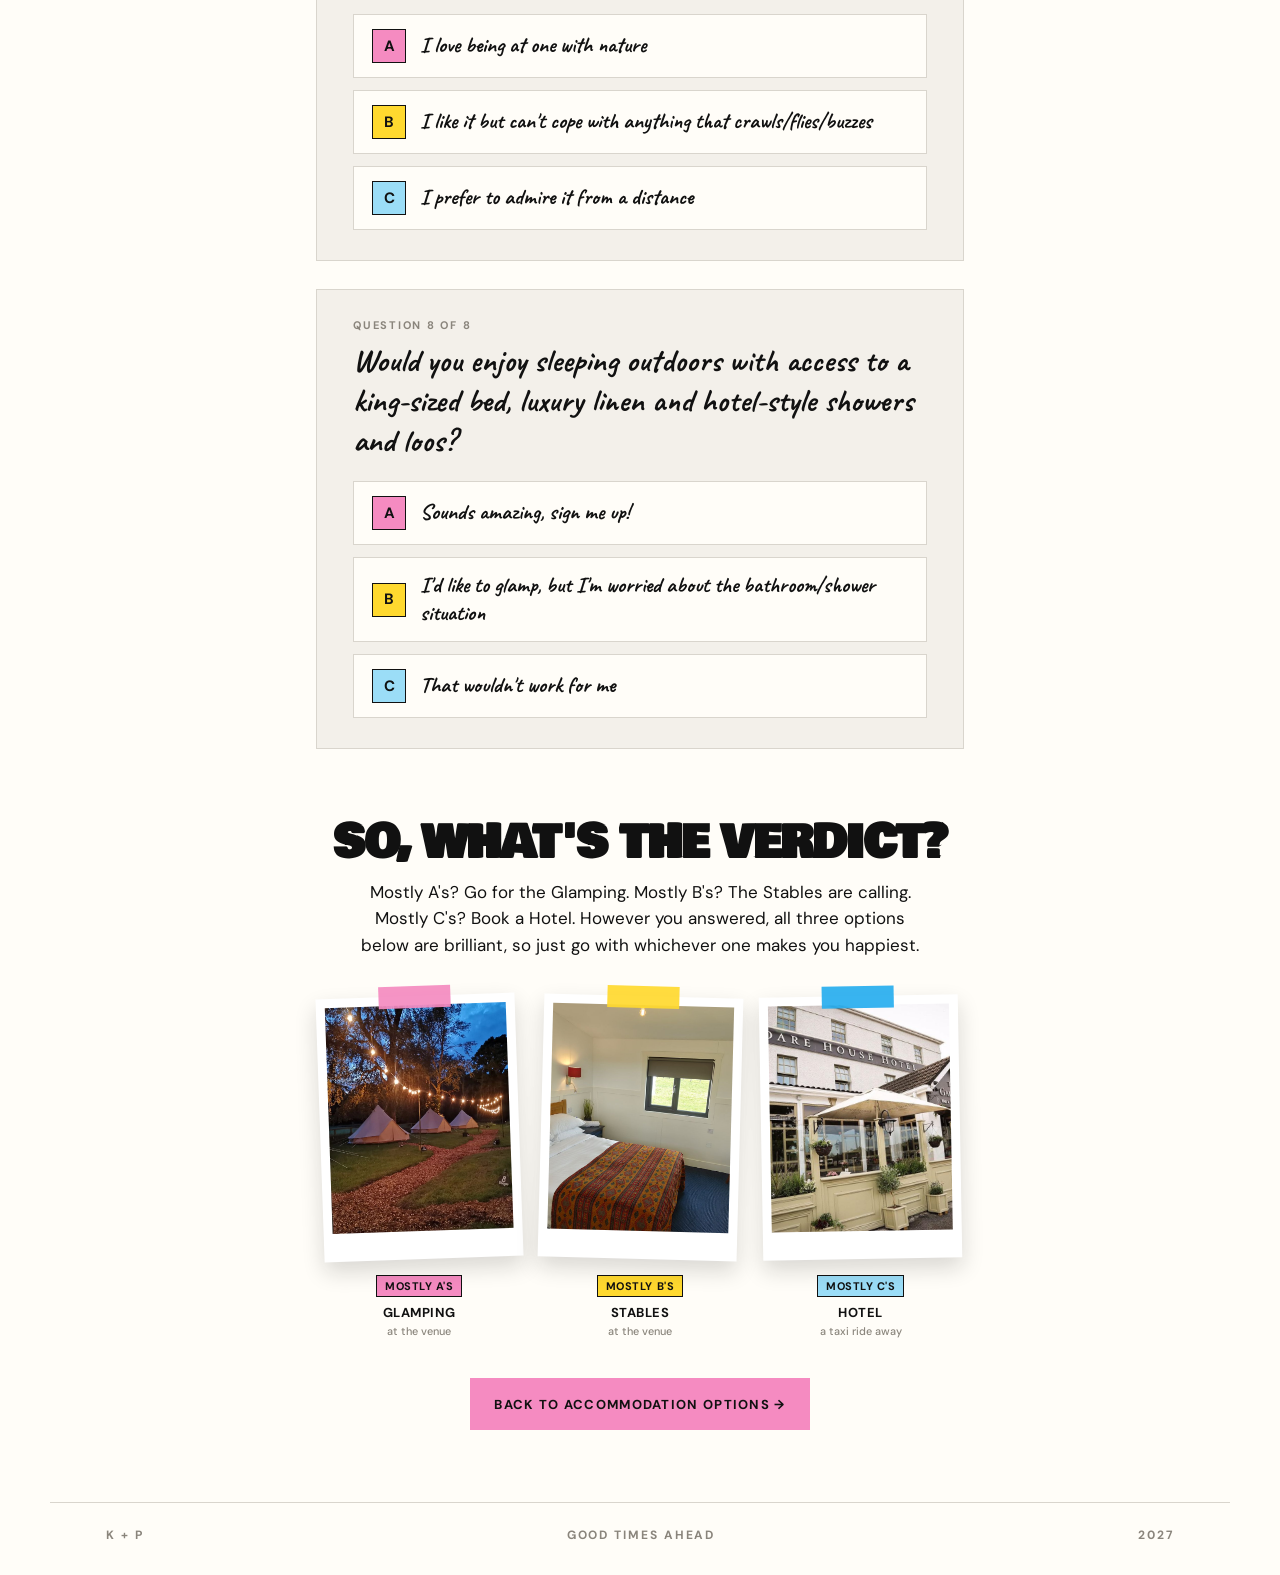
<file: quiz.html>
<!DOCTYPE html>
<html lang="en">
<head>
<meta charset="utf-8">
<meta name="viewport" content="width=device-width, initial-scale=1">
<meta name="format-detection" content="telephone=no, date=no, address=no, email=no, url=no">
<title>The Stay Quiz — Karishma + Partha</title>
<meta name="description" content="Not sure where to stay for Karishma and Partha's wedding? Answer a few questions and we'll (sort of) help you out.">
<meta property="og:type" content="website">
<meta property="og:url" content="https://karishmapartha.wedding/quiz.html">
<meta property="og:title" content="The Stay Quiz — Karishma + Partha">
<meta property="og:description" content="Not sure where to stay for the wedding weekend? Answer a few questions and we'll (sort of) help you out.">
<meta property="og:image" content="https://karishmapartha.wedding/icons/couple-badge.png">
<meta name="twitter:card" content="summary_large_image">
<meta name="twitter:title" content="The Stay Quiz — Karishma + Partha">
<meta name="twitter:description" content="Not sure where to stay for the wedding weekend? Answer a few questions and we'll (sort of) help you out.">
<meta name="twitter:image" content="https://karishmapartha.wedding/icons/couple-badge.png">
<link rel="icon" href="icons/favicon.ico" sizes="any">
<link rel="icon" type="image/png" sizes="16x16" href="icons/favicon-16.png">
<link rel="icon" type="image/png" sizes="32x32" href="icons/favicon-32.png">
<link rel="icon" type="image/png" sizes="48x48" href="icons/favicon-48.png">
<link rel="icon" type="image/png" sizes="192x192" href="icons/favicon-192.png">
<link rel="apple-touch-icon" sizes="180x180" href="icons/apple-touch-icon.png">
<link rel="preconnect" href="https://fonts.googleapis.com">
<link rel="preconnect" href="https://fonts.gstatic.com" crossorigin>
<link href="https://fonts.googleapis.com/css2?family=Bowlby+One&family=DM+Sans:opsz,wght@9..40,400;9..40,500;9..40,700&family=Caveat:wght@600;700&display=swap" rel="stylesheet">
<link rel="stylesheet" href="styles.css?v=75">
</head>
<body>

<div class="quiz-topbar">
  <a class="quiz-topbar__back" href="index.html#stay">&larr; Back to the wedding site</a>
  <img class="quiz-topbar__badge" src="icons/couple-badge.png" alt="Karishma + Partha Wedding 2027">
</div>

<header class="quiz-hero">
  <div class="quiz-hero__top">
    <div class="quiz-hero__intro-col">
      <h1 class="quiz-hero__title">Where should I stay?</h1>
      <div class="quiz-hero__note-wrap">
        <p class="hand quiz-hero__note">Find your perfect match for the wedding weekend. Be honest, there are no wrong answers! <img class="quiz-hero__note-heart" src="icons/heart.png" alt="" aria-hidden="true"><img class="quiz-hero__note-heart" src="icons/heart.png" alt="" aria-hidden="true"></p>
        <svg class="quiz-hero__squiggle" width="180" height="14" viewBox="0 0 180 14" aria-hidden="true"><path d="M2 8c15-10 25 8 40 0s25-8 40 0 25 8 40 0 25-8 38 0" fill="none" stroke="#F58BC1" stroke-width="4" stroke-linecap="round"/></svg>
      </div>
    </div>

    <div class="quiz-hero__collage-wrap">
      <div class="quiz-hero__collage">
        <img class="quiz-hero__badge" src="images/accom-badge-2.png" alt="Illustrations of the Glamping tent, Stables bedroom and Hotel">
        <img class="quiz-hero__sticker quiz-hero__sticker--yellow" src="images/yellow-sticker.png" alt="Glamp? Stables? Hotel?">
      </div>
      <p class="hand quiz-hero__match-text">Let's find your match! ↓</p>
    </div>
  </div>
</header>

<main class="quiz-list">

  <div class="quiz-q">
    <div class="quiz-q__num">Question 1 of 8</div>
    <h2 class="quiz-q__title">There's a huge party and you're invited. You're most looking forward to:</h2>
    <div class="quiz-q__options">
      <label class="quiz-option"><input type="radio" name="q1" value="a"><span class="quiz-option__badge quiz-option__badge--a">A</span><span class="quiz-option__text">Shaking it on the dance floor till the early hours</span></label>
      <label class="quiz-option"><input type="radio" name="q1" value="b"><span class="quiz-option__badge quiz-option__badge--b">B</span><span class="quiz-option__text">Chatting non-stop with family and friends</span></label>
      <label class="quiz-option"><input type="radio" name="q1" value="c"><span class="quiz-option__badge quiz-option__badge--c">C</span><span class="quiz-option__text">Getting into bed at the end of the night</span></label>
    </div>
  </div>

  <div class="quiz-q">
    <div class="quiz-q__num">Question 2 of 8</div>
    <h2 class="quiz-q__title">A family sleepover would be most fun with:</h2>
    <div class="quiz-q__options">
      <label class="quiz-option"><input type="radio" name="q2" value="a"><span class="quiz-option__badge quiz-option__badge--a">A</span><span class="quiz-option__text">As many family members as possible</span></label>
      <label class="quiz-option"><input type="radio" name="q2" value="b"><span class="quiz-option__badge quiz-option__badge--b">B</span><span class="quiz-option__text">1-2 cousins</span></label>
      <label class="quiz-option"><input type="radio" name="q2" value="c"><span class="quiz-option__badge quiz-option__badge--c">C</span><span class="quiz-option__text">Members of my own household</span></label>
    </div>
  </div>

  <div class="quiz-q">
    <div class="quiz-q__num">Question 3 of 8</div>
    <h2 class="quiz-q__title">You're at a family get together. What does it take to get you to go home?</h2>
    <div class="quiz-q__options">
      <label class="quiz-option"><input type="radio" name="q3" value="a"><span class="quiz-option__badge quiz-option__badge--a">A</span><span class="quiz-option__text">The hosts getting into their pyjamas and yawning in my face</span></label>
      <label class="quiz-option"><input type="radio" name="q3" value="b"><span class="quiz-option__badge quiz-option__badge--b">B</span><span class="quiz-option__text">Once a few people have left and I'm feeling tired, I take my cue to leave</span></label>
      <label class="quiz-option"><input type="radio" name="q3" value="c"><span class="quiz-option__badge quiz-option__badge--c">C</span><span class="quiz-option__text">I'm ready to leave as soon as dessert's been served</span></label>
    </div>
  </div>

  <div class="quiz-q">
    <div class="quiz-q__num">Question 4 of 8</div>
    <h2 class="quiz-q__title">How do you prefer to get home at the end of a late night?</h2>
    <div class="quiz-q__options">
      <label class="quiz-option"><input type="radio" name="q4" value="a"><span class="quiz-option__badge quiz-option__badge--a">A</span><span class="quiz-option__text">Why do I have to go home?</span></label>
      <label class="quiz-option"><input type="radio" name="q4" value="b"><span class="quiz-option__badge quiz-option__badge--b">B</span><span class="quiz-option__text">A 5-minute walk to my bed</span></label>
      <label class="quiz-option"><input type="radio" name="q4" value="c"><span class="quiz-option__badge quiz-option__badge--c">C</span><span class="quiz-option__text">Jumping into a mini-cab that I booked in advance</span></label>
    </div>
  </div>

  <div class="quiz-q">
    <div class="quiz-q__num">Question 5 of 8</div>
    <h2 class="quiz-q__title">What sound would you most enjoy waking up to over the wedding weekend?</h2>
    <div class="quiz-q__options">
      <label class="quiz-option"><input type="radio" name="q5" value="a"><span class="quiz-option__badge quiz-option__badge--a">A</span><span class="quiz-option__text">Birdsong</span></label>
      <label class="quiz-option"><input type="radio" name="q5" value="b"><span class="quiz-option__badge quiz-option__badge--b">B</span><span class="quiz-option__text">Family talking and laughing in the distance</span></label>
      <label class="quiz-option"><input type="radio" name="q5" value="c"><span class="quiz-option__badge quiz-option__badge--c">C</span><span class="quiz-option__text">Silence, until my alarm goes off</span></label>
    </div>
  </div>

  <div class="quiz-q">
    <div class="quiz-q__num">Question 6 of 8</div>
    <h2 class="quiz-q__title">How would you most like to spend the morning of the wedding day?</h2>
    <div class="quiz-q__options">
      <label class="quiz-option"><input type="radio" name="q6" value="a"><span class="quiz-option__badge quiz-option__badge--a">A</span><span class="quiz-option__text">Waking up at the venue and enjoying a full breakfast with family before taking a quick shower and sprucing myself up</span></label>
      <label class="quiz-option"><input type="radio" name="q6" value="b"><span class="quiz-option__badge quiz-option__badge--b">B</span><span class="quiz-option__text">I don't mind where I wake up as long as there's some breakfast nearby and I have access to all the facilities I need to get ready</span></label>
      <label class="quiz-option"><input type="radio" name="q6" value="c"><span class="quiz-option__badge quiz-option__badge--c">C</span><span class="quiz-option__text">Finding some breakfast before getting ready in my hotel room and jumping in a taxi to the venue</span></label>
    </div>
  </div>

  <div class="quiz-q">
    <div class="quiz-q__num">Question 7 of 8</div>
    <h2 class="quiz-q__title">What's your relationship with the great outdoors?</h2>
    <div class="quiz-q__options">
      <label class="quiz-option"><input type="radio" name="q7" value="a"><span class="quiz-option__badge quiz-option__badge--a">A</span><span class="quiz-option__text">I love being at one with nature</span></label>
      <label class="quiz-option"><input type="radio" name="q7" value="b"><span class="quiz-option__badge quiz-option__badge--b">B</span><span class="quiz-option__text">I like it but can't cope with anything that crawls/flies/buzzes</span></label>
      <label class="quiz-option"><input type="radio" name="q7" value="c"><span class="quiz-option__badge quiz-option__badge--c">C</span><span class="quiz-option__text">I prefer to admire it from a distance</span></label>
    </div>
  </div>

  <div class="quiz-q">
    <div class="quiz-q__num">Question 8 of 8</div>
    <h2 class="quiz-q__title">Would you enjoy sleeping outdoors with access to a king-sized bed, luxury linen and hotel-style showers and loos?</h2>
    <div class="quiz-q__options">
      <label class="quiz-option"><input type="radio" name="q8" value="a"><span class="quiz-option__badge quiz-option__badge--a">A</span><span class="quiz-option__text">Sounds amazing, sign me up!</span></label>
      <label class="quiz-option"><input type="radio" name="q8" value="b"><span class="quiz-option__badge quiz-option__badge--b">B</span><span class="quiz-option__text">I'd like to glamp, but I'm worried about the bathroom/shower situation</span></label>
      <label class="quiz-option"><input type="radio" name="q8" value="c"><span class="quiz-option__badge quiz-option__badge--c">C</span><span class="quiz-option__text">That wouldn't work for me</span></label>
    </div>
  </div>

</main>

<section class="quiz-results">
  <h2 class="quiz-results__title">So, what's the verdict?</h2>
  <p class="quiz-results__copy">Mostly A's? Go for the Glamping. Mostly B's? The Stables are calling. Mostly C's? Book a Hotel. However you answered, all three options below are brilliant, so just go with whichever one makes you happiest.</p>

  <div class="quiz-preview quiz-preview--results">
    <div class="quiz-preview__item quiz-preview__item--glamping">
      <div class="quiz-preview__photo"><span class="quiz-preview__tape" aria-hidden="true"></span><img src="images/glamping.jpg" alt="Glamping bell tents lit up at dusk"></div>
      <span class="quiz-preview__tag"><span class="quiz-preview__mostly quiz-preview__mostly--a">Mostly A's</span>Glamping<br><small>at the venue</small></span>
    </div>
    <div class="quiz-preview__item quiz-preview__item--stables">
      <div class="quiz-preview__photo"><span class="quiz-preview__tape" aria-hidden="true"></span><img src="images/stables.jpg" alt="Stables bedroom"></div>
      <span class="quiz-preview__tag"><span class="quiz-preview__mostly quiz-preview__mostly--b">Mostly B's</span>Stables<br><small>at the venue</small></span>
    </div>
    <div class="quiz-preview__item quiz-preview__item--hotel">
      <div class="quiz-preview__photo"><span class="quiz-preview__tape" aria-hidden="true"></span><img src="images/kildare-house-hotel.jpg" alt="Kildare House Hotel exterior"></div>
      <span class="quiz-preview__tag"><span class="quiz-preview__mostly quiz-preview__mostly--c">Mostly C's</span>Hotel<br><small>a taxi ride away</small></span>
    </div>
  </div>

  <a class="btn btn--pink quiz-results__cta" href="index.html#stay">Back to accommodation options &rarr;</a>
</section>

<footer class="site-footer">
  <span>K + P</span><span>Good times ahead</span><span>2027</span>
</footer>

<button type="button" id="back-to-top" class="back-to-top" aria-label="Back to top">
  <img src="images/back-to-top.png" alt="">
</button>

<script src="script.js?v=42"></script>
</body>
</html>
</file>
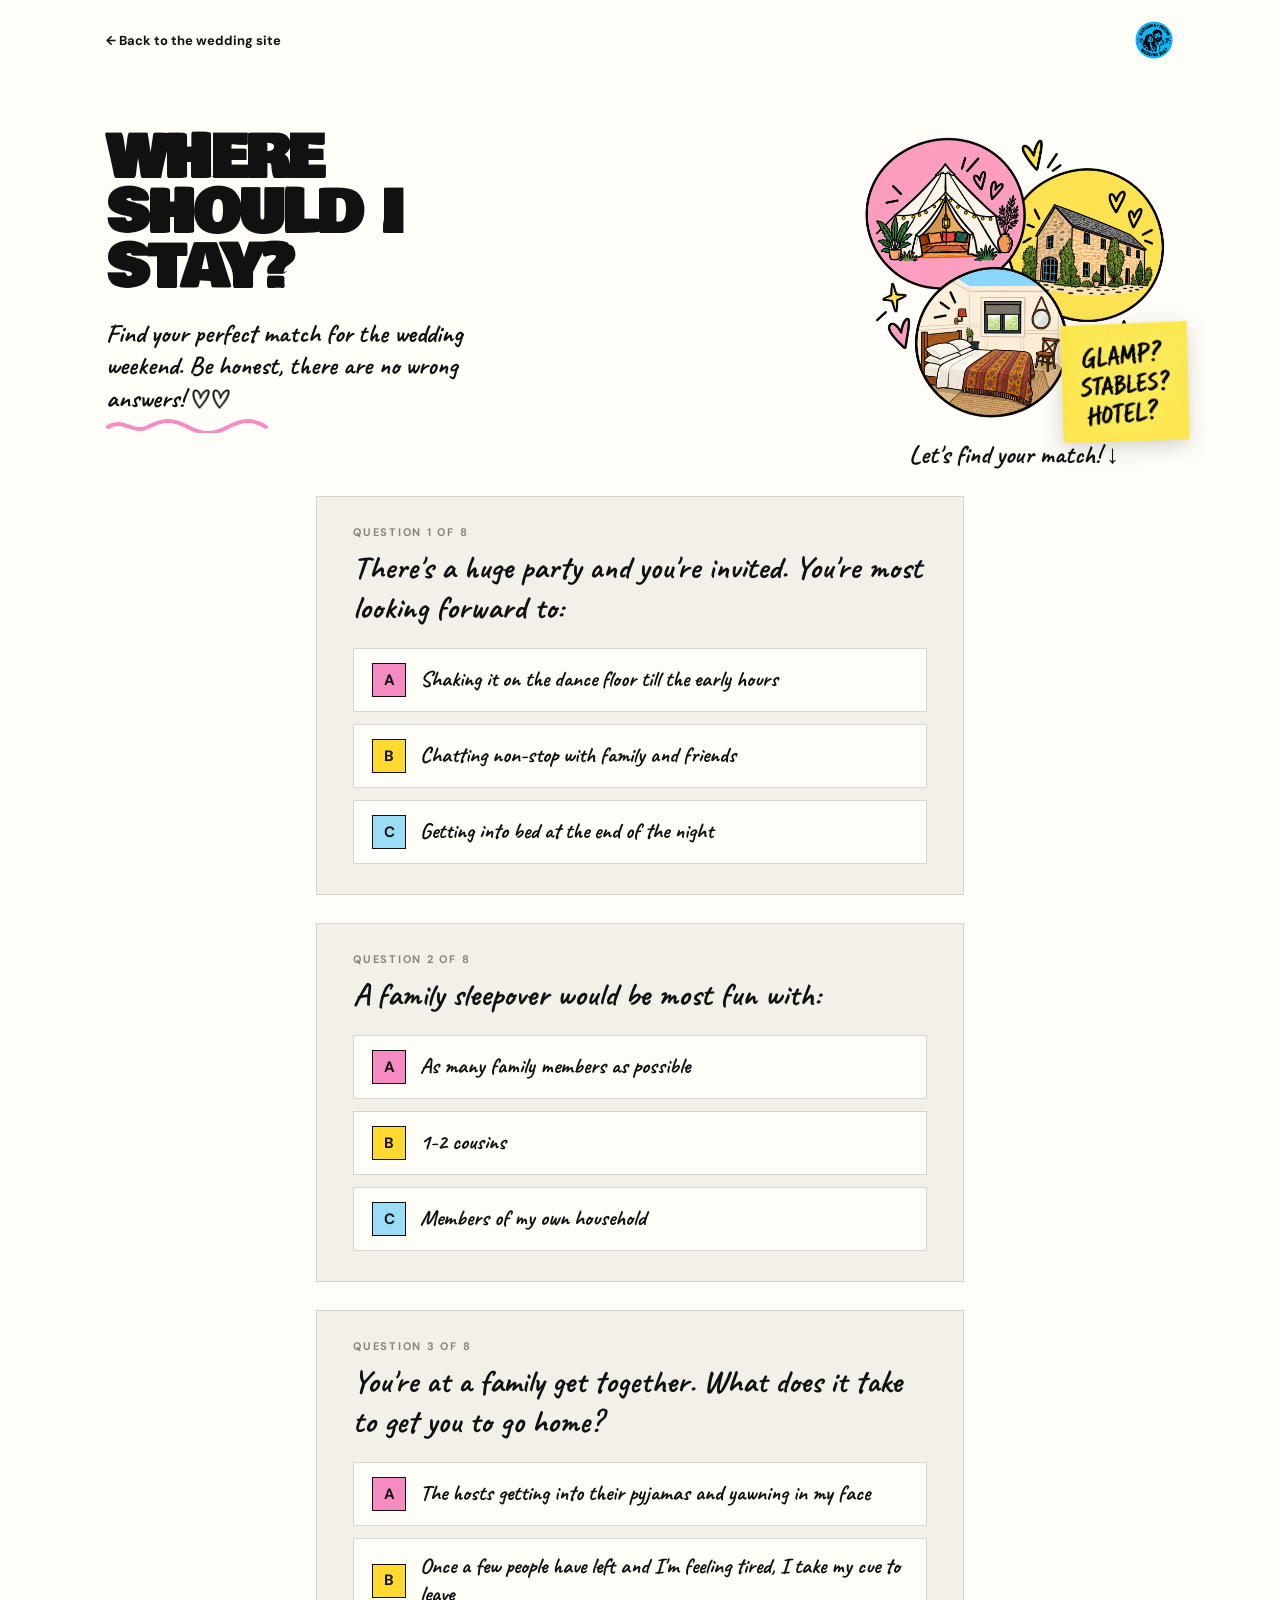
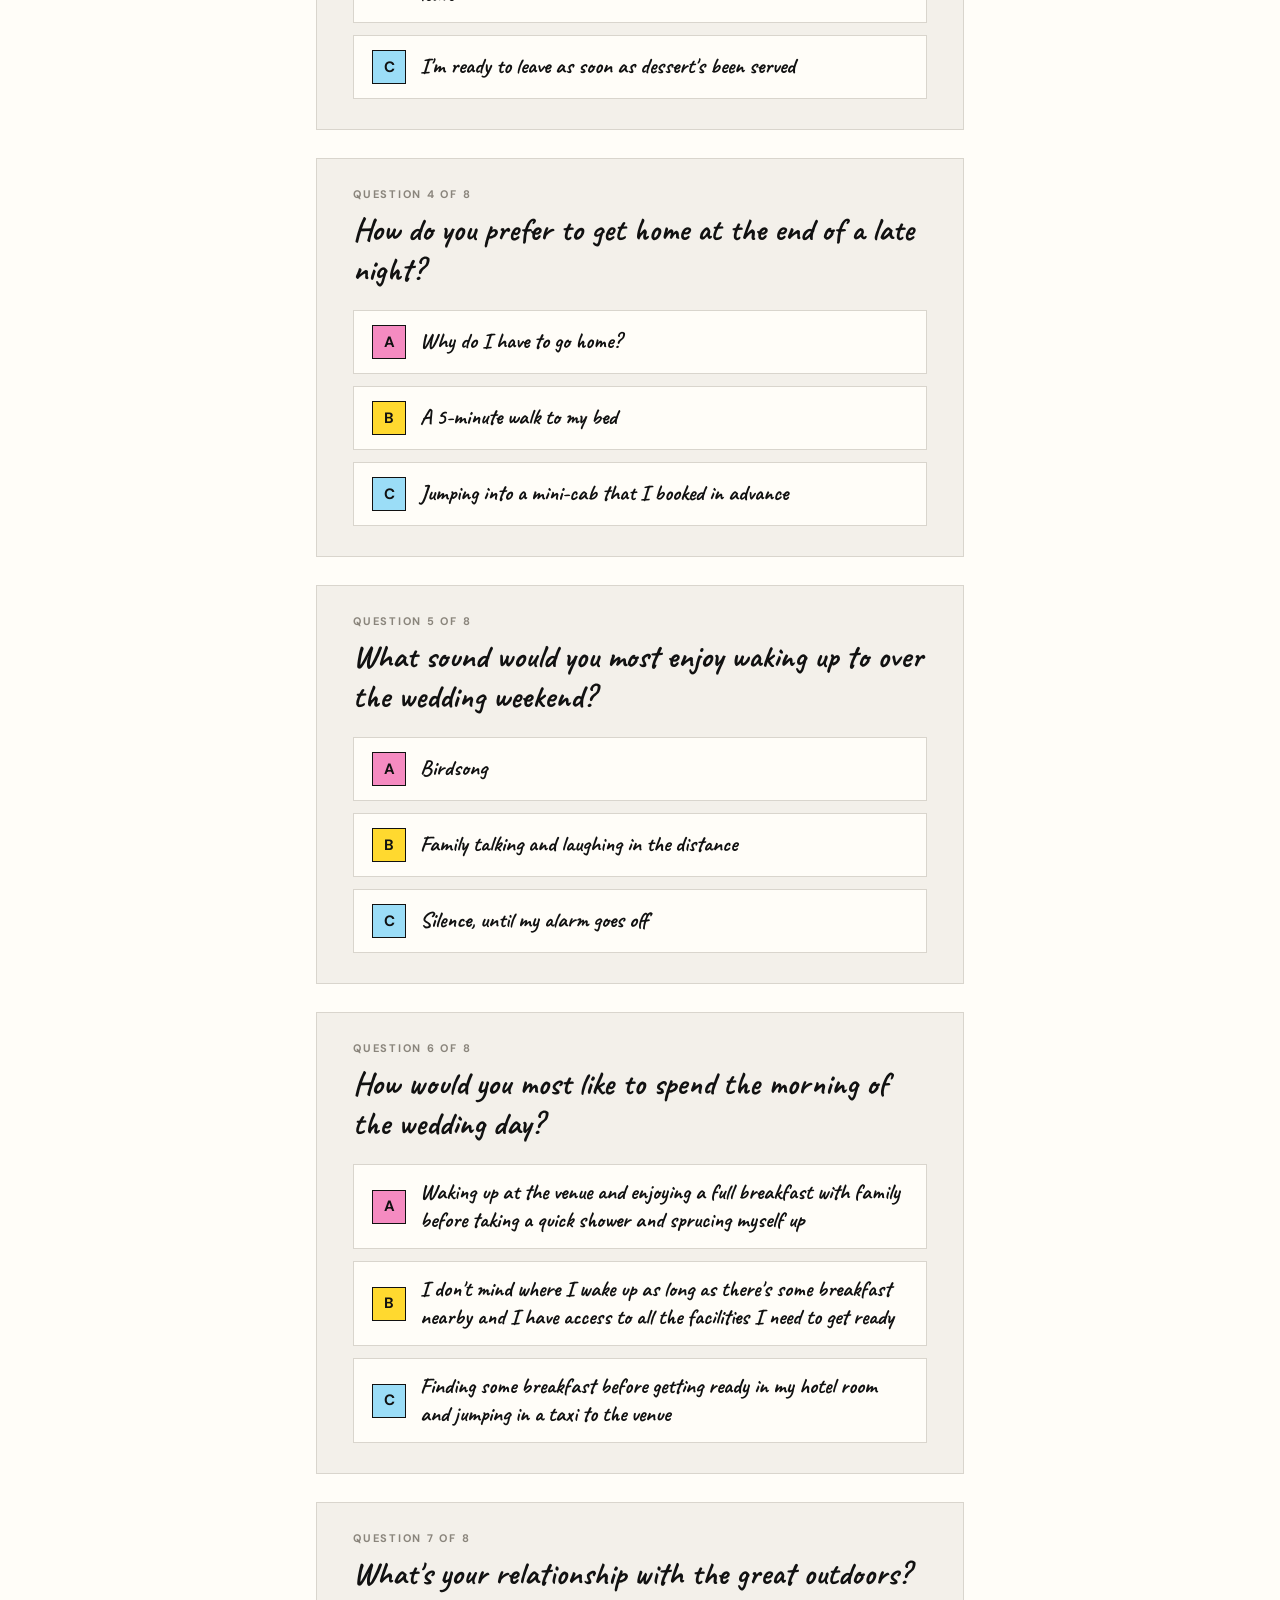
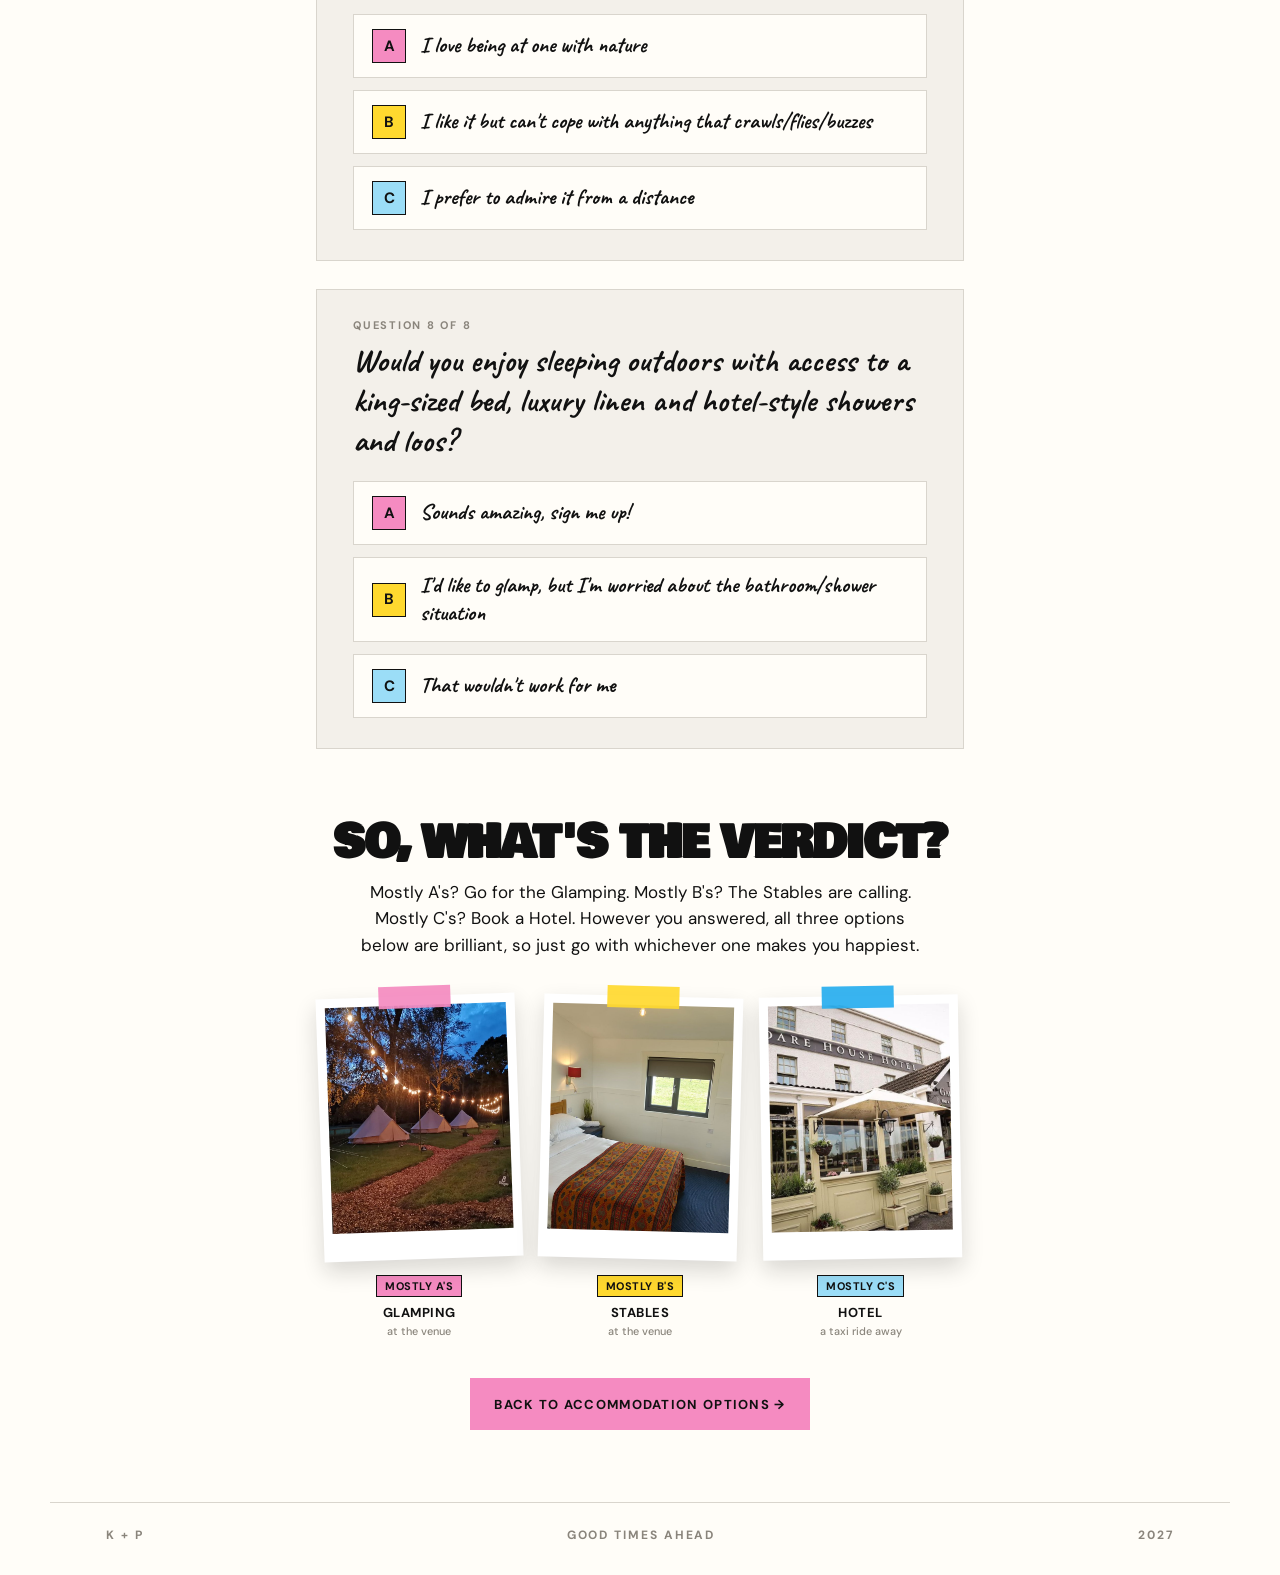
<file: main/quiz.html>
<!DOCTYPE html>
<html lang="en">
<head>
<meta charset="utf-8">
<meta name="viewport" content="width=device-width, initial-scale=1">
<meta name="format-detection" content="telephone=no, date=no, address=no, email=no, url=no">
<title>The Stay Quiz — Karishma + Partha</title>
<meta name="description" content="Not sure where to stay for Karishma and Partha's wedding? Answer a few questions and we'll (sort of) help you out.">
<meta property="og:type" content="website">
<meta property="og:url" content="https://karishmapartha.wedding/quiz.html">
<meta property="og:title" content="The Stay Quiz — Karishma + Partha">
<meta property="og:description" content="Not sure where to stay for the wedding weekend? Answer a few questions and we'll (sort of) help you out.">
<meta property="og:image" content="https://karishmapartha.wedding/icons/couple-badge.png">
<meta name="twitter:card" content="summary_large_image">
<meta name="twitter:title" content="The Stay Quiz — Karishma + Partha">
<meta name="twitter:description" content="Not sure where to stay for the wedding weekend? Answer a few questions and we'll (sort of) help you out.">
<meta name="twitter:image" content="https://karishmapartha.wedding/icons/couple-badge.png">
<link rel="icon" href="../icons/favicon.ico" sizes="any">
<link rel="icon" type="image/png" sizes="16x16" href="../icons/favicon-16.png">
<link rel="icon" type="image/png" sizes="32x32" href="../icons/favicon-32.png">
<link rel="icon" type="image/png" sizes="48x48" href="../icons/favicon-48.png">
<link rel="icon" type="image/png" sizes="192x192" href="../icons/favicon-192.png">
<link rel="apple-touch-icon" sizes="180x180" href="../icons/apple-touch-icon.png">
<link rel="preconnect" href="https://fonts.googleapis.com">
<link rel="preconnect" href="https://fonts.gstatic.com" crossorigin>
<link href="https://fonts.googleapis.com/css2?family=Bowlby+One&family=DM+Sans:opsz,wght@9..40,400;9..40,500;9..40,700&family=Caveat:wght@600;700&display=swap" rel="stylesheet">
<link rel="stylesheet" href="../styles.css?v=77">
</head>
<body>

<div class="quiz-topbar">
  <a class="quiz-topbar__back" href="index.html#stay">&larr; Back to the wedding site</a>
  <img class="quiz-topbar__badge" src="../icons/couple-badge.png" alt="Karishma + Partha Wedding 2027">
</div>

<header class="quiz-hero">
  <div class="quiz-hero__top">
    <div class="quiz-hero__intro-col">
      <h1 class="quiz-hero__title">Where should I stay?</h1>
      <div class="quiz-hero__note-wrap">
        <p class="hand quiz-hero__note">Find your perfect match for the wedding weekend. Be honest, there are no wrong answers! <img class="quiz-hero__note-heart" src="../icons/heart.png" alt="" aria-hidden="true"><img class="quiz-hero__note-heart" src="../icons/heart.png" alt="" aria-hidden="true"></p>
        <svg class="quiz-hero__squiggle" width="180" height="14" viewBox="0 0 180 14" aria-hidden="true"><path d="M2 8c15-10 25 8 40 0s25-8 40 0 25 8 40 0 25-8 38 0" fill="none" stroke="#F58BC1" stroke-width="4" stroke-linecap="round"/></svg>
      </div>
    </div>

    <div class="quiz-hero__collage-wrap">
      <div class="quiz-hero__collage">
        <img class="quiz-hero__badge" src="../images/accom-badge-2.png" alt="Illustrations of the Glamping tent, Stables bedroom and Hotel">
        <img class="quiz-hero__sticker quiz-hero__sticker--yellow" src="../images/yellow-sticker.png" alt="Glamp? Stables? Hotel?">
      </div>
      <p class="hand quiz-hero__match-text">Let's find your match! ↓</p>
    </div>
  </div>
</header>

<main class="quiz-list">

  <div class="quiz-q">
    <div class="quiz-q__num">Question 1 of 8</div>
    <h2 class="quiz-q__title">There's a huge party and you're invited. You're most looking forward to:</h2>
    <div class="quiz-q__options">
      <label class="quiz-option"><input type="radio" name="q1" value="a"><span class="quiz-option__badge quiz-option__badge--a">A</span><span class="quiz-option__text">Shaking it on the dance floor till the early hours</span></label>
      <label class="quiz-option"><input type="radio" name="q1" value="b"><span class="quiz-option__badge quiz-option__badge--b">B</span><span class="quiz-option__text">Chatting non-stop with family and friends</span></label>
      <label class="quiz-option"><input type="radio" name="q1" value="c"><span class="quiz-option__badge quiz-option__badge--c">C</span><span class="quiz-option__text">Getting into bed at the end of the night</span></label>
    </div>
  </div>

  <div class="quiz-q">
    <div class="quiz-q__num">Question 2 of 8</div>
    <h2 class="quiz-q__title">A family sleepover would be most fun with:</h2>
    <div class="quiz-q__options">
      <label class="quiz-option"><input type="radio" name="q2" value="a"><span class="quiz-option__badge quiz-option__badge--a">A</span><span class="quiz-option__text">As many family members as possible</span></label>
      <label class="quiz-option"><input type="radio" name="q2" value="b"><span class="quiz-option__badge quiz-option__badge--b">B</span><span class="quiz-option__text">1-2 cousins</span></label>
      <label class="quiz-option"><input type="radio" name="q2" value="c"><span class="quiz-option__badge quiz-option__badge--c">C</span><span class="quiz-option__text">Members of my own household</span></label>
    </div>
  </div>

  <div class="quiz-q">
    <div class="quiz-q__num">Question 3 of 8</div>
    <h2 class="quiz-q__title">You're at a family get together. What does it take to get you to go home?</h2>
    <div class="quiz-q__options">
      <label class="quiz-option"><input type="radio" name="q3" value="a"><span class="quiz-option__badge quiz-option__badge--a">A</span><span class="quiz-option__text">The hosts getting into their pyjamas and yawning in my face</span></label>
      <label class="quiz-option"><input type="radio" name="q3" value="b"><span class="quiz-option__badge quiz-option__badge--b">B</span><span class="quiz-option__text">Once a few people have left and I'm feeling tired, I take my cue to leave</span></label>
      <label class="quiz-option"><input type="radio" name="q3" value="c"><span class="quiz-option__badge quiz-option__badge--c">C</span><span class="quiz-option__text">I'm ready to leave as soon as dessert's been served</span></label>
    </div>
  </div>

  <div class="quiz-q">
    <div class="quiz-q__num">Question 4 of 8</div>
    <h2 class="quiz-q__title">How do you prefer to get home at the end of a late night?</h2>
    <div class="quiz-q__options">
      <label class="quiz-option"><input type="radio" name="q4" value="a"><span class="quiz-option__badge quiz-option__badge--a">A</span><span class="quiz-option__text">Why do I have to go home?</span></label>
      <label class="quiz-option"><input type="radio" name="q4" value="b"><span class="quiz-option__badge quiz-option__badge--b">B</span><span class="quiz-option__text">A 5-minute walk to my bed</span></label>
      <label class="quiz-option"><input type="radio" name="q4" value="c"><span class="quiz-option__badge quiz-option__badge--c">C</span><span class="quiz-option__text">Jumping into a mini-cab that I booked in advance</span></label>
    </div>
  </div>

  <div class="quiz-q">
    <div class="quiz-q__num">Question 5 of 8</div>
    <h2 class="quiz-q__title">What sound would you most enjoy waking up to over the wedding weekend?</h2>
    <div class="quiz-q__options">
      <label class="quiz-option"><input type="radio" name="q5" value="a"><span class="quiz-option__badge quiz-option__badge--a">A</span><span class="quiz-option__text">Birdsong</span></label>
      <label class="quiz-option"><input type="radio" name="q5" value="b"><span class="quiz-option__badge quiz-option__badge--b">B</span><span class="quiz-option__text">Family talking and laughing in the distance</span></label>
      <label class="quiz-option"><input type="radio" name="q5" value="c"><span class="quiz-option__badge quiz-option__badge--c">C</span><span class="quiz-option__text">Silence, until my alarm goes off</span></label>
    </div>
  </div>

  <div class="quiz-q">
    <div class="quiz-q__num">Question 6 of 8</div>
    <h2 class="quiz-q__title">How would you most like to spend the morning of the wedding day?</h2>
    <div class="quiz-q__options">
      <label class="quiz-option"><input type="radio" name="q6" value="a"><span class="quiz-option__badge quiz-option__badge--a">A</span><span class="quiz-option__text">Waking up at the venue and enjoying a full breakfast with family before taking a quick shower and sprucing myself up</span></label>
      <label class="quiz-option"><input type="radio" name="q6" value="b"><span class="quiz-option__badge quiz-option__badge--b">B</span><span class="quiz-option__text">I don't mind where I wake up as long as there's some breakfast nearby and I have access to all the facilities I need to get ready</span></label>
      <label class="quiz-option"><input type="radio" name="q6" value="c"><span class="quiz-option__badge quiz-option__badge--c">C</span><span class="quiz-option__text">Finding some breakfast before getting ready in my hotel room and jumping in a taxi to the venue</span></label>
    </div>
  </div>

  <div class="quiz-q">
    <div class="quiz-q__num">Question 7 of 8</div>
    <h2 class="quiz-q__title">What's your relationship with the great outdoors?</h2>
    <div class="quiz-q__options">
      <label class="quiz-option"><input type="radio" name="q7" value="a"><span class="quiz-option__badge quiz-option__badge--a">A</span><span class="quiz-option__text">I love being at one with nature</span></label>
      <label class="quiz-option"><input type="radio" name="q7" value="b"><span class="quiz-option__badge quiz-option__badge--b">B</span><span class="quiz-option__text">I like it but can't cope with anything that crawls/flies/buzzes</span></label>
      <label class="quiz-option"><input type="radio" name="q7" value="c"><span class="quiz-option__badge quiz-option__badge--c">C</span><span class="quiz-option__text">I prefer to admire it from a distance</span></label>
    </div>
  </div>

  <div class="quiz-q">
    <div class="quiz-q__num">Question 8 of 8</div>
    <h2 class="quiz-q__title">Would you enjoy sleeping outdoors with access to a king-sized bed, luxury linen and hotel-style showers and loos?</h2>
    <div class="quiz-q__options">
      <label class="quiz-option"><input type="radio" name="q8" value="a"><span class="quiz-option__badge quiz-option__badge--a">A</span><span class="quiz-option__text">Sounds amazing, sign me up!</span></label>
      <label class="quiz-option"><input type="radio" name="q8" value="b"><span class="quiz-option__badge quiz-option__badge--b">B</span><span class="quiz-option__text">I'd like to glamp, but I'm worried about the bathroom/shower situation</span></label>
      <label class="quiz-option"><input type="radio" name="q8" value="c"><span class="quiz-option__badge quiz-option__badge--c">C</span><span class="quiz-option__text">That wouldn't work for me</span></label>
    </div>
  </div>

</main>

<section class="quiz-results">
  <h2 class="quiz-results__title">So, what's the verdict?</h2>
  <p class="quiz-results__copy">Mostly A's? Go for the Glamping. Mostly B's? The Stables are calling. Mostly C's? Book a Hotel. However you answered, all three options below are brilliant, so just go with whichever one makes you happiest.</p>

  <div class="quiz-preview quiz-preview--results">
    <div class="quiz-preview__item quiz-preview__item--glamping">
      <div class="quiz-preview__photo"><span class="quiz-preview__tape" aria-hidden="true"></span><img src="../images/glamping.jpg" alt="Glamping bell tents lit up at dusk"></div>
      <span class="quiz-preview__tag"><span class="quiz-preview__mostly quiz-preview__mostly--a">Mostly A's</span>Glamping<br><small>at the venue</small></span>
    </div>
    <div class="quiz-preview__item quiz-preview__item--stables">
      <div class="quiz-preview__photo"><span class="quiz-preview__tape" aria-hidden="true"></span><img src="../images/stables.jpg" alt="Stables bedroom"></div>
      <span class="quiz-preview__tag"><span class="quiz-preview__mostly quiz-preview__mostly--b">Mostly B's</span>Stables<br><small>at the venue</small></span>
    </div>
    <div class="quiz-preview__item quiz-preview__item--hotel">
      <div class="quiz-preview__photo"><span class="quiz-preview__tape" aria-hidden="true"></span><img src="../images/kildare-house-hotel.jpg" alt="Kildare House Hotel exterior"></div>
      <span class="quiz-preview__tag"><span class="quiz-preview__mostly quiz-preview__mostly--c">Mostly C's</span>Hotel<br><small>a taxi ride away</small></span>
    </div>
  </div>

  <a class="btn btn--pink quiz-results__cta" href="index.html#stay">Back to accommodation options &rarr;</a>
</section>

<footer class="site-footer">
  <span>K + P</span><span>Good times ahead</span><span>2027</span>
</footer>

<button type="button" id="back-to-top" class="back-to-top" aria-label="Back to top">
  <img src="../images/back-to-top.png" alt="">
</button>

<script src="script.js?v=42"></script>
</body>
</html>
</file>
<file: styles.css>
/* ===================================================================
   K + P Wedding — one-page site
   Design system: white canvas, chunky black display type, ticket
   cards, angled taped photos, stickers, handwritten annotations,
   restrained pink / yellow / blue / lilac / green accents.
   =================================================================== */

:root {
  --ink: #111111;
  --cream: #FFFDF8;
  --paper: #F3F0EA;
  --muted: #8a857c;
  --line: #D9D5CD;

  --pink: #F58BC1;
  --pink-light: #F9A8CE;
  --yellow: #FFD92F;
  --yellow-light: #FFDE4D;
  --blue: #28AEEF;
  --blue-light: #9BDDF7;
  --purple: #C7A6F4;
  --purple-light: #CBAEF7;
  --green: #36C86B;
  --green-light: #A3E8B5;
  --green-dark: #1f8a4c;

  --font-display: 'Bowlby One', 'Arial Black', sans-serif;
  --font-body: 'DM Sans', system-ui, sans-serif;
  --font-hand: 'Caveat', cursive;

  --side: 16px;
  --stack: 60px;
  --content-max: 1180px;
}

@media (min-width: 960px) {
  :root {
    --side: 56px;
    --stack: 104px;
  }
}

/* ---------- Reset ---------- */
*, *::before, *::after { box-sizing: border-box; }
html { -webkit-text-size-adjust: 100%; }
body {
  margin: 0;
  background: var(--cream);
  color: var(--ink);
  font-family: var(--font-body);
  overflow-x: hidden;
}
img { max-width: 100%; display: block; }
ul { margin: 0; }
p { margin: 0; }
a { color: inherit; }

/* ---------- Layout helpers ---------- */
.section {
  max-width: var(--content-max);
  margin: 0 auto;
  padding: var(--stack) var(--side) 0;
}
.eyebrow {
  font: 700 11px/1 var(--font-body);
  letter-spacing: .18em;
  text-transform: uppercase;
  color: var(--muted);
}
@media (min-width: 960px) { .eyebrow { font-size: 12px; } }

.hand {
  font-family: var(--font-hand);
  font-weight: 700;
}

.arrow-icon { display: block; }

.divider-underline {
  display: inline-block;
  border-bottom: 3px solid var(--ink);
  padding-bottom: 6px;
}

/* photo placeholder (striped "slot to fill") */
.placeholder {
  background: repeating-linear-gradient(45deg, var(--paper) 0 10px, var(--cream) 10px 20px);
  display: grid;
  font: 10px/1.6 ui-monospace, Menlo, monospace;
  letter-spacing: .1em;
  text-transform: uppercase;
  color: var(--muted);
}
.placeholder--center { place-items: center; text-align: center; }
.placeholder--top-left { align-content: start; justify-items: start; padding: 16px; text-align: left; }
.placeholder--bottom { align-content: end; padding: 14px; }

/* decorative taped strip */
.tape {
  position: absolute;
  width: 72px;
  height: 24px;
  background: var(--cream);
  border: 1px solid var(--line);
  opacity: .96;
}

/* five-petal flower doodle */
.flower { display: block; }

/* buttons */
.btn {
  display: inline-flex;
  align-items: center;
  gap: 12px;
  min-height: 52px;
  padding: 0 24px;
  text-decoration: none;
  color: var(--ink);
  font: 700 13px/1 var(--font-body);
  letter-spacing: .1em;
  text-transform: uppercase;
  border: 0;
}
.btn--pink { background: var(--pink); }
.btn--yellow { background: var(--yellow); font: 500 16px/1 var(--font-body); text-transform: none; letter-spacing: normal; }
.btn--yellow-fill { background: var(--yellow); }
.btn--blue-fill { background: var(--blue); }
.stay-card__cta { justify-content: center; margin-top: 18px; }
@media (min-width: 960px) { .stay-card__cta { margin-top: 22px; } }
.btn--ghost {
  background: rgba(255,255,255,.55);
  justify-content: center;
  margin-top: 18px;
}
@media (min-width: 960px) { .btn--ghost { margin-top: 22px; } }
.btn--block { display: flex; width: 100%; }

/* svg arrow used throughout */
.icon-arrow { color: currentColor; }

/* starburst */
.starburst { display: block; }

/* ---------- Header band ---------- */
.top-band {
  display: flex;
  justify-content: flex-end;
  max-width: var(--content-max);
  margin: 0 auto;
  padding: 22px var(--side) 0;
  font: 700 11px/1 var(--font-body);
  letter-spacing: .18em;
  text-transform: uppercase;
  color: var(--muted);
}
@media (min-width: 960px) { .top-band { font-size: 13px; padding-top: 36px; } }

/* ---------- Hero ---------- */
.hero { padding-top: 40px; overflow: visible; }
@media (min-width: 960px) { .hero { padding-top: 26px; } }

.hero__grid {
  display: grid;
  gap: 30px;
}
@media (min-width: 960px) {
  .hero__grid {
    grid-template-columns: minmax(0, 1.15fr) minmax(0, .85fr);
    gap: 32px;
    align-items: start;
  }
}

.hero__title-wrap { position: relative; display: inline-block; }
.hero__burst {
  position: absolute; top: -38px; left: -10px; z-index: 1;
  width: 36px; height: 36px;
  color: var(--ink); transform: rotate(-8deg);
}
@media (min-width: 960px) { .hero__burst { top: -48px; left: -12px; width: 52px; height: 52px; } }

.hero__title {
  position: relative;
  margin: 0 0 10px;
  font-family: var(--font-display);
  text-transform: uppercase;
  letter-spacing: -.03em;
  line-height: .9;
  font-size: 56px;
  transform: rotate(-6deg);
  transform-origin: left center;
}
@media (min-width: 960px) {
  .hero__title { margin: 14px 0 26px; font-size: clamp(56px, 9vw, 112px); letter-spacing: -.035em; }
}

.hero__lede {
  margin-top: 16px;
  font-size: 16px;
  line-height: 1.6;
  max-width: 460px;
}
@media (min-width: 960px) { .hero__lede { margin-top: 26px; font-size: 18px; } }

.hero__nav {
  margin-top: 22px;
  display: grid;
  grid-template-columns: repeat(2, minmax(0,1fr));
  gap: 12px;
}
.hero__nav a:nth-child(5) { grid-column: 1 / -1; }
@media (min-width: 960px) {
  .hero__nav { margin-top: 28px; display: flex; flex-wrap: wrap; gap: 16px; }
  .hero__nav a:nth-child(5) { grid-column: auto; }
}

.hero__nav-btn {
  display: flex;
  align-items: center;
  justify-content: space-between;
  gap: 16px;
  padding: 14px 18px;
  color: var(--ink);
  text-decoration: none;
  font: 700 13px/1 var(--font-body);
  letter-spacing: .06em;
  text-transform: uppercase;
}
@media (min-width: 960px) { .hero__nav-btn { padding: 16px 22px; } }
.hero__nav-btn--events { background: var(--pink); }
.hero__nav-btn--schedule { background: var(--yellow); }
.hero__nav-btn--travel { background: var(--blue-light); }
.hero__nav-btn--stay { background: var(--purple-light); }
.hero__nav-btn--faqs { background: var(--green-light); }

.hero__tag-row { margin-top: 24px; display: flex; align-items: baseline; gap: 10px; }
@media (min-width: 960px) { .hero__tag-row { margin-top: 30px; } }
.hero__tag {
  font-size: 26px;
  line-height: 1.2;
  transform: rotate(-4deg);
  display: inline-block;
  border-bottom: 3px solid var(--ink);
  padding-bottom: 4px;
}
@media (min-width: 960px) { .hero__tag { font-size: 30px; transform: rotate(-2deg); border-bottom: 0; padding-bottom: 0; } }
.hero__tag-heart { width: 24px; height: auto; transform: rotate(6deg); }
@media (min-width: 960px) { .hero__tag-heart { width: 28px; } }

.hero__photo { position: relative; padding: 10px 0 46px; }
@media (min-width: 960px) { .hero__photo { padding: 10px 0 40px; } }

.hero__heart {
  position: absolute;
  top: -16px;
  right: 8px;
  width: 40px;
  height: auto;
  transform: rotate(8deg);
  z-index: 5;
}
@media (min-width: 960px) { .hero__heart { top: -6px; right: 6px; width: 52px; } }

.polaroid {
  position: relative;
  background: #fff;
  box-shadow: 0 14px 32px rgba(17,17,17,.16);
}
.polaroid--hero {
  width: 84%;
  margin-left: auto;
  padding: 12px 12px 44px;
  transform: rotate(-6deg);
}
@media (min-width: 960px) {
  .polaroid--hero { width: 100%; max-width: 330px; padding: 14px 14px 50px; }
}
.polaroid--hero .placeholder { aspect-ratio: 4/5; }
.polaroid--hero__photo { display: block; width: 100%; aspect-ratio: 4/5; object-fit: cover; }

.tape--hero-1 { top: -11px; left: -14px; transform: rotate(-34deg); background: var(--purple); border-color: var(--purple); }
.tape--hero-2 { bottom: 26px; right: 0; width: 66px; height: 22px; transform: rotate(-28deg); background: var(--yellow); border-color: var(--yellow); }
@media (min-width: 960px) {
  .tape--hero-1 { top: -13px; left: -18px; width: 84px; height: 26px; }
  .tape--hero-2 { bottom: 30px; right: -18px; width: 76px; height: 24px; }
}

.hero__badge {
  position: absolute;
  bottom: 0;
  left: 2px;
  width: 125px;
  transform: rotate(-6deg);
  z-index: 6;
}
@media (min-width: 960px) { .hero__badge { left: -6px; width: 139px; } }

/* ---------- Our journey ---------- */
.journey__head { text-align: center; }
.journey__kicker { font: 700 12px/1 var(--font-body); letter-spacing: .2em; text-transform: uppercase; color: var(--green-dark); }
@media (min-width: 960px) { .journey__kicker { font-size: 13px; } }
.journey__rule { margin: 10px auto 0; width: 110px; height: 7px; border-radius: 999px; background: var(--pink); }
@media (min-width: 960px) { .journey__rule { width: 150px; height: 9px; margin-top: 12px; } }
.journey__title-wrap { position: relative; display: inline-block; margin-top: 12px; padding: 4px 22px; }
@media (min-width: 960px) { .journey__title-wrap { margin-top: 14px; padding: 6px 34px; } }
.journey__highlight {
  position: absolute; inset: 8px 0 12px;
  background: var(--yellow); border-radius: 32px; transform: rotate(-1.2deg);
}
@media (min-width: 960px) { .journey__highlight { inset: 10px 0 14px; border-radius: 44px; } }
.journey__title {
  position: relative; margin: 0;
  font-family: var(--font-display); text-transform: uppercase; letter-spacing: -.03em; line-height: 1;
  font-size: 36px; white-space: nowrap;
}
@media (min-width: 960px) { .journey__title { font-size: 72px; } }
.journey__subline { margin-top: 8px; font-size: 24px; line-height: 1; }
@media (min-width: 960px) { .journey__subline { margin-top: 10px; font-size: 32px; } }

.journey__row { margin-top: 30px; display: flex; flex-wrap: wrap; align-items: flex-start; gap: 16px; }
@media (min-width: 960px) { .journey__row { margin-top: 44px; flex-wrap: nowrap; gap: 26px; } }
.journey__grid {
  order: -1;
  flex: 1 1 100%;
  display: grid;
  grid-template-columns: repeat(2, minmax(0,1fr));
  gap: 18px;
}
@media (min-width: 960px) {
  .journey__grid { order: 0; flex: 1 1 auto; grid-template-columns: repeat(4, minmax(0,1fr)); gap: 14px; padding-top: 26px; }
}

.journey__photo { position: relative; background: #fff; padding: 8px; box-shadow: 0 10px 24px rgba(17,17,17,.14); }
@media (min-width: 960px) { .journey__photo { padding: 10px; box-shadow: 0 10px 24px rgba(17,17,17,.14); } }
.journey__photo .placeholder,
.journey__photo img { display: block; width: 100%; aspect-ratio: 1/1; object-fit: cover; }
.journey__photo .tape { top: -10px; left: 50%; margin-left: -26px; width: 52px; height: 18px; border: 0; opacity: .92; transform: rotate(-3deg); }
@media (min-width: 960px) { .journey__photo .tape { top: -12px; margin-left: -32px; width: 64px; height: 22px; } }
.journey__photo-caption { margin-top: 8px; min-height: 40px; font-size: 19px; line-height: 1.05; }
@media (min-width: 960px) { .journey__photo-caption { margin-top: 10px; min-height: 46px; font-size: 22px; } }

.journey__photo:nth-child(1) .tape { background: var(--pink); }
.journey__photo:nth-child(2) .tape { background: var(--yellow); }
.journey__photo:nth-child(3) .tape { background: var(--blue); }
.journey__photo:nth-child(4) .tape { background: var(--pink); }
.journey__photo:nth-child(5) .tape { background: var(--green); }
.journey__photo:nth-child(6) .tape { background: var(--yellow); }
.journey__photo:nth-child(7) .tape { background: var(--blue); }
.journey__photo:nth-child(8) .tape { background: var(--green); }

.journey__photo:nth-child(1) { transform: rotate(-3.5deg); }
.journey__photo:nth-child(2) { transform: rotate(2.5deg); }
.journey__photo:nth-child(3) { transform: rotate(-2deg); }
.journey__photo:nth-child(4) { transform: rotate(3deg); }
.journey__photo:nth-child(5) { transform: rotate(-2.5deg); }
.journey__photo:nth-child(6) { transform: rotate(2deg); }
.journey__photo:nth-child(7) { transform: rotate(-3deg); }
.journey__photo:nth-child(8) { transform: rotate(2.5deg); }

.journey__photo:nth-child(even) { margin-top: 16px; }
@media (min-width: 960px) {
  .journey__photo:nth-child(odd),
  .journey__photo:nth-child(even) { margin-top: 0; }
  .journey__photo:nth-child(1) { margin-top: 0; }
  .journey__photo:nth-child(2) { margin-top: 14px; }
  .journey__photo:nth-child(3) { margin-top: 4px; }
  .journey__photo:nth-child(4) { margin-top: 20px; }
  .journey__photo:nth-child(5) { margin-top: 20px; }
  .journey__photo:nth-child(6) { margin-top: 0; }
  .journey__photo:nth-child(7) { margin-top: 10px; }
  .journey__photo:nth-child(8) { margin-top: 24px; }
}

.journey__foot {
  margin-top: 26px;
  display: none;
  align-items: center;
  justify-content: space-between;
}
@media (min-width: 960px) { .journey__foot { display: flex; } }
.journey__foot .starburst:first-child { transform: rotate(-8deg); color: var(--yellow); }
.journey__foot .starburst:last-child { transform: rotate(6deg); color: var(--pink); }

/* ---------- The events (ticket row) ---------- */
.events__head {
  display: flex;
  flex-direction: column;
  gap: 12px;
}
@media (min-width: 960px) {
  .events__head { flex-direction: row; align-items: baseline; justify-content: space-between; gap: 24px; }
}
.events__title { margin: 0; font-family: var(--font-display); text-transform: uppercase; letter-spacing: -.03em; line-height: .9; font-size: 46px; }
@media (min-width: 960px) { .events__title { font-size: 64px; } }
.events__intro { margin: 0; max-width: 400px; font-size: 15px; line-height: 1.6; }
@media (min-width: 960px) { .events__intro { font-size: 16px; } }

.ticket-row {
  margin-top: 20px;
  display: grid;
  gap: 16px;
}
@media (min-width: 960px) { .ticket-row { margin-top: 34px; grid-template-columns: repeat(3, minmax(0,1fr)); gap: 26px; } }

.ticket {
  position: relative;
  padding: 20px;
  transform: rotate(-1.2deg);
}
.ticket::before, .ticket::after {
  content: '';
  position: absolute;
  top: 50%;
  width: 16px; height: 16px;
  background: var(--cream);
  border-radius: 50%;
  transform: translateY(-50%);
}
.ticket::before { left: -8px; }
.ticket::after { right: -8px; }
@media (min-width: 960px) {
  .ticket { padding: 24px 26px; }
  .ticket::before, .ticket::after { width: 18px; height: 18px; }
  .ticket::before { left: -9px; } .ticket::after { right: -9px; }
}
.ticket--pink { background: var(--pink); transform: rotate(-1.2deg); }
.ticket--yellow { background: var(--yellow); transform: rotate(.9deg); }
.ticket--purple { background: var(--purple); transform: rotate(-.7deg); }

.ticket__date {
  font: 700 11px/1 var(--font-body);
  letter-spacing: .14em;
  text-transform: uppercase;
  border-bottom: 2px solid var(--ink);
  display: inline-block;
  padding-bottom: 4px;
}
@media (min-width: 960px) { .ticket__date { font-size: 12px; } }
.ticket__icon { position: absolute; top: 18px; right: 20px; }
.ticket__name {
  margin-top: 10px;
  font-family: var(--font-display);
  font-size: 32px;
  line-height: .94;
  text-transform: uppercase;
}
@media (min-width: 960px) { .ticket__name { margin-top: 12px; font-size: 40px; line-height: .92; } }
.ticket__place {
  margin-top: 8px;
  display: flex;
  justify-content: space-between;
  align-items: flex-end;
  gap: 8px;
  font-size: 14px;
  line-height: 1.4;
}
@media (min-width: 960px) {
  .ticket__place { display: block; margin-top: 10px; font-size: 15px; }
}

.ticket__details { margin-top: 10px; display: grid; gap: 5px; }
@media (min-width: 960px) { .ticket__details { margin-top: 12px; gap: 6px; } }
.ticket__detail { display: flex; align-items: center; gap: 6px; font-size: 12.5px; line-height: 1.3; }
@media (min-width: 960px) { .ticket__detail { font-size: 13.5px; } }
.ticket__detail svg { flex: none; }

/* ---------- Venue ---------- */
.venue { position: relative; }
.venue__grid { display: grid; gap: 30px; }
@media (min-width: 960px) { .venue__grid { grid-template-columns: minmax(0,1.25fr) minmax(0,.75fr); gap: 40px; align-items: start; } }

.venue__title-wrap { position: relative; display: inline-block; }
.venue__title { margin: 10px 0 0; font-family: var(--font-display); text-transform: uppercase; letter-spacing: -.03em; line-height: .9; font-size: 42px; }
@media (min-width: 960px) { .venue__title { margin: 12px 0 0; font-size: clamp(44px, 6.6vw, 88px); } }
.venue__title-flower { position: absolute; right: -6px; bottom: -14px; transform: rotate(12deg); color: var(--pink); }
@media (min-width: 960px) { .venue__title-flower { right: -58px; bottom: 6px; } }

.venue__meta { margin-top: 16px; font-size: 22px; line-height: 1.2; }
@media (min-width: 960px) { .venue__meta { margin-top: 22px; font-size: 27px; } }
.venue__copy { margin-top: 12px; font-size: 16px; line-height: 1.6; max-width: 560px; }
@media (min-width: 960px) { .venue__copy { margin-top: 16px; font-size: 17px; } }

.venue__notes { display: none; gap: 20px; align-items: flex-start; }
@media (min-width: 960px) { .venue__notes { display: flex; padding-top: 18px; gap: 26px; } }
.venue__note-home {
  background: var(--yellow);
  padding: 16px 14px;
  transform: rotate(-4deg);
  font-size: 24px; line-height: 1.05;
  box-shadow: 0 6px 16px rgba(17,17,17,.14);
  min-width: 150px;
}
@media (min-width: 960px) { .venue__note-home { padding: 24px 22px; font-size: 34px; box-shadow: none; min-width: 180px; transform: rotate(-1.5deg); } }
.venue__note-list {
  font-size: 20px; line-height: 1.15;
  transform: rotate(3deg);
  border-bottom: 3px solid var(--ink);
  padding-bottom: 8px;
  align-self: flex-start;
}
@media (min-width: 960px) { .venue__note-list { font-size: 28px; line-height: 1.15; } }

.venue__photo-wrap { position: relative; margin-top: 22px; }
@media (min-width: 960px) { .venue__photo-wrap { margin-top: 34px; } }
.venue__photo-tape { position: absolute; top: -11px; left: 46%; width: 84px; height: 22px; background: var(--pink); opacity: .92; transform: rotate(-2deg); z-index: 3; }
@media (min-width: 960px) { .venue__photo-tape { top: -13px; left: 52%; width: 118px; height: 26px; transform: rotate(-1deg); } }
.venue__photo-frame { background: #fff; padding: 8px; box-shadow: 0 10px 24px rgba(17,17,17,.12); transform: rotate(-1deg); }
@media (min-width: 960px) { .venue__photo-frame { padding: 16px 16px 60px; box-shadow: 0 18px 40px rgba(17,17,17,.16); transform: rotate(-1.5deg); } }
.venue__photo { width: 100%; aspect-ratio: 16/10; object-fit: cover; }
@media (min-width: 960px) { .venue__photo { aspect-ratio: 4/5; } }

.venue__badge {
  position: absolute; top: -14px; left: -4px; z-index: 5;
  background: var(--yellow); padding: 16px 14px; transform: rotate(-4deg);
  font-size: 24px; line-height: 1.05; box-shadow: 0 6px 16px rgba(17,17,17,.14);
}
@media (min-width: 960px) { .venue__badge { display: none; } }

.venue__starburst { position: absolute; bottom: -30px; left: 6px; z-index: 4; transform: rotate(-8deg); color: var(--pink); display: none; }
@media (min-width: 960px) {
  .venue__starburst {
    display: block;
    top: 58%; left: -46px; bottom: auto;
    width: 68px; height: 68px;
    transform: translateY(-50%) rotate(-8deg);
  }
  .venue__starburst svg { width: 100%; height: 100%; }
}

.venue__sparks {
  display: none;
}
@media (min-width: 960px) {
  .venue__sparks {
    display: block;
    position: absolute; top: -54px; right: 150px; z-index: 4;
    color: var(--ink); transform: rotate(6deg);
  }
}

.venue__map { margin-top: 22px; background: #fff; border: 1px solid var(--line); }
@media (min-width: 960px) { .venue__map { box-shadow: 0 8px 20px rgba(17,17,17,.08); } }
.venue__map .placeholder,
.venue__map-frame { display: block; width: 100%; aspect-ratio: 4/3; border: 0; }

.venue__map-caption { margin-top: 12px; display: flex; align-items: center; gap: 12px; }
@media (min-width: 960px) { .venue__map-caption { margin-top: 16px; gap: 14px; } }
.venue__map-caption .icon-arrow { transform: rotate(-125deg); }
.venue__map-caption span.hand { font-size: 24px; transform: rotate(-3deg); display: inline-block; }
@media (min-width: 960px) { .venue__map-caption span.hand { font-size: 28px; transform: rotate(-4deg); } }

.poi { position: relative; margin-top: 26px; padding-top: 12px; }
.poi__tape { position: absolute; top: 0; left: 30px; width: 86px; height: 22px; background: var(--green); opacity: .92; transform: rotate(-2deg); z-index: 3; }
@media (min-width: 960px) { .poi__tape { left: 38px; width: 104px; height: 24px; } }
.poi__panel { background: var(--paper); padding: 22px 18px; }
@media (min-width: 960px) { .poi__panel { padding: 30px 28px; } }
.poi__title-row { display: flex; align-items: center; gap: 16px; }
.poi__title { margin: 0; font-family: var(--font-display); text-transform: uppercase; letter-spacing: -.02em; font-size: 24px; line-height: 1; }
@media (min-width: 960px) { .poi__title { font-size: 32px; } }
.poi__list { margin-top: 16px; display: grid; gap: 12px; }
@media (min-width: 960px) { .poi__list { margin-top: 22px; gap: 14px; } }
.poi__row { display: grid; grid-template-columns: 42px minmax(0,1fr) auto; gap: 14px; align-items: center; }
@media (min-width: 960px) { .poi__row { grid-template-columns: 52px minmax(0,1fr) auto; gap: 18px; } }
.poi__dot { width: 42px; height: 42px; border-radius: 50%; display: grid; place-items: center; }
@media (min-width: 960px) { .poi__dot { width: 48px; height: 48px; } }
.poi__place { font: 700 16px/1.3 var(--font-body); text-decoration: underline; text-underline-offset: 3px; }
@media (min-width: 960px) { .poi__place { font-size: 18px; } }
.poi__time { font-size: 14px; color: var(--muted); }
@media (min-width: 960px) { .poi__time { font-size: 15px; } }
.poi__starburst { position: absolute; bottom: -52px; left: 24px; transform: rotate(-10deg); color: var(--blue); display: none; }
@media (min-width: 960px) { .poi__starburst { display: block; } }

/* ---------- Weekend schedule ---------- */
.schedule__grid { display: grid; gap: 20px; }
.schedule__title { margin: 0; font-family: var(--font-display); text-transform: uppercase; letter-spacing: -.03em; line-height: .92; font-size: 40px; }
@media (min-width: 960px) { .schedule__title { font-size: 64px; } }
.schedule__subline { margin-top: 12px; font-size: 24px; line-height: 1.1; }
@media (min-width: 960px) { .schedule__subline { margin-top: 16px; font-size: 30px; } }

.schedule-cards { margin-top: 26px; display: grid; gap: 18px; }
@media (min-width: 960px) { .schedule-cards { margin-top: 40px; grid-template-columns: repeat(3, minmax(0,1fr)); gap: 28px; } }

.schedule-card {
  position: relative;
  padding: 22px 20px 18px;
}
.schedule-card::before, .schedule-card::after {
  content: ''; position: absolute; top: 50%; width: 18px; height: 18px;
  background: var(--cream); border-radius: 50%; transform: translateY(-50%);
}
.schedule-card::before { left: -9px; } .schedule-card::after { right: -9px; }
@media (min-width: 960px) { .schedule-card { padding: 26px 26px 22px; } }

.schedule-card--dublin { background: var(--pink-light); }
.schedule-card--coach { background: var(--yellow-light); }
.schedule-card--sangeet { background: var(--blue-light); }
.schedule-card--wedding { background: var(--purple-light); }

.schedule-card__icon { position: absolute; }
.schedule-card__head { display: flex; align-items: center; gap: 12px; flex-wrap: wrap; }
.schedule-card__date { font: 700 12px/1 var(--font-body); letter-spacing: .1em; text-transform: uppercase; }
.schedule-card__pill {
  display: inline-flex; align-items: center; height: 28px; padding: 0 14px;
  border: 1.6px solid var(--ink); border-radius: 999px; font: 500 13px/1 var(--font-body);
}
.schedule-card__title {
  margin: 12px 0 0;
  font-family: var(--font-display); text-transform: uppercase; letter-spacing: -.02em;
  line-height: .96; font-size: 28px; max-width: 86%;
}
@media (min-width: 960px) { .schedule-card__title { margin-top: 14px; font-size: 34px; max-width: 78%; } }
.schedule-card__place { margin-top: 12px; display: flex; align-items: center; gap: 8px; font: 500 15px/1.3 var(--font-body); }
@media (min-width: 960px) { .schedule-card__place { margin-top: 14px; font-size: 17px; } }
.schedule-card__copy { margin-top: 12px; font-size: 15px; line-height: 1.5; }
@media (min-width: 960px) { .schedule-card__copy { margin-top: 16px; font-size: 16px; } }
.schedule-card__copy b { font-weight: 700; }

.schedule-card__photo {
  margin-top: 18px; position: relative; background: #fff; padding: 10px 10px 30px;
  box-shadow: 0 10px 24px rgba(17,17,17,.16);
}
@media (min-width: 960px) { .schedule-card__photo { margin-top: 22px; padding: 10px 10px 34px; } }
.schedule-card__photo .placeholder { aspect-ratio: 4/3; }
.schedule-card__photo-tape { position: absolute; top: -10px; left: 50%; margin-left: -38px; width: 76px; height: 20px; background: var(--blue); opacity: .9; transform: rotate(-2deg); }
.schedule-card__photo-caption {
  position: absolute; left: 0; right: 0; bottom: 2px;
  display: flex; justify-content: center; align-items: center; gap: 8px;
  font-family: var(--font-hand); font-weight: 700; font-size: 20px; letter-spacing: .06em; text-transform: uppercase;
}
.schedule-card__photo img.venue-photo { display: block; width: 100%; aspect-ratio: 4/3; object-fit: cover; }

/* ---------- Travel ---------- */
.travel__head-row { display: flex; align-items: center; gap: 12px; }
@media (min-width: 960px) { .travel__head-row { gap: 20px; } }
.travel__title { margin: 0; font-family: var(--font-display); text-transform: uppercase; letter-spacing: -.03em; line-height: .9; font-size: 48px; }
@media (min-width: 960px) { .travel__title { font-size: 80px; } }
.travel__plane { width: 56px; height: 46px; flex: none; }
@media (min-width: 960px) { .travel__plane { width: 92px; height: 76px; } }
.travel__subline { margin-top: 8px; font-size: 21px; line-height: 1.1; border-bottom: 2.5px solid var(--ink); display: inline-block; padding-bottom: 5px; }
@media (min-width: 960px) { .travel__subline { font-size: 32px; border-bottom-width: 3px; padding-bottom: 6px; } }

/* shared ticket tear-notch */
.notch { position: absolute; top: 50%; width: 18px; height: 18px; border-radius: 50%; background: var(--cream); transform: translateY(-50%); z-index: 2; }
.notch--l { left: -9px; } .notch--r { right: -9px; }

.travel-tickets { margin-top: 26px; display: grid; gap: 20px; }
@media (min-width: 960px) { .travel-tickets { margin-top: 34px; grid-template-columns: 2fr 1fr; align-items: start; gap: 26px; } }

/* --- Nearest airport ticket --- */
.airport-ticket { position: relative; background: #fff; box-shadow: 0 10px 24px rgba(17,17,17,.1); }

.airport-ticket__top { position: relative; background: var(--blue-light); padding: 22px 20px 26px; }
@media (min-width: 960px) { .airport-ticket__top { padding: 30px 34px 34px; } }

.airport-ticket__label { font: 700 11px/1 var(--font-body); letter-spacing: .2em; text-transform: uppercase; }
@media (min-width: 960px) { .airport-ticket__label { font-size: 13px; } }

.airport-ticket__lines { position: absolute; top: 22px; right: 60px; color: var(--ink); }
@media (min-width: 960px) { .airport-ticket__lines { top: 28px; right: 90px; } }
.airport-ticket__heart { position: absolute; top: 18px; right: 20px; font-size: 22px; color: var(--ink); }
@media (min-width: 960px) { .airport-ticket__heart { top: 20px; right: 28px; font-size: 28px; } }

.airport-ticket__title { margin: 16px 0 0; font-family: var(--font-display); text-transform: uppercase; letter-spacing: -.02em; line-height: 1.02; font-size: 30px; }
@media (min-width: 960px) { .airport-ticket__title { margin-top: 18px; font-size: 46px; } }

.airport-ticket__meta { margin-top: 12px; display: flex; align-items: flex-start; gap: 8px; font: 500 15px/1.45 var(--font-body); max-width: 70%; }
@media (min-width: 960px) { .airport-ticket__meta { margin-top: 16px; font-size: 18px; gap: 10px; max-width: 60%; } }
.airport-ticket__meta svg { flex: none; margin-top: 2px; }

.airport-ticket__stamp { position: absolute; bottom: -14px; right: 14px; width: 108px; }
@media (min-width: 960px) { .airport-ticket__stamp { top: 56px; right: 34px; bottom: auto; width: 140px; } }

.airport-ticket__stub { position: relative; padding: 22px 20px 20px; }
@media (min-width: 960px) { .airport-ticket__stub { padding: 26px 34px 28px; } }
.airport-ticket__stub .notch { top: 0; }

.airport-ticket__stub-row { display: flex; align-items: center; justify-content: space-between; gap: 12px; }
.airport-ticket__stub-col { min-width: 0; }
.airport-ticket__stub-col--right { text-align: right; }
.airport-ticket__stub-label { font: 700 10px/1 var(--font-body); letter-spacing: .14em; text-transform: uppercase; color: var(--muted); }
@media (min-width: 960px) { .airport-ticket__stub-label { font-size: 11px; } }
.airport-ticket__stub-code { margin-top: 4px; font-family: var(--font-display); font-size: 22px; text-transform: uppercase; }
@media (min-width: 960px) { .airport-ticket__stub-code { font-size: 30px; } }
.airport-ticket__stub-caption { margin-top: 2px; font-size: 12px; color: var(--muted); }
@media (min-width: 960px) { .airport-ticket__stub-caption { font-size: 13px; } }
.airport-ticket__stub-plane { flex: none; color: var(--ink); }

.airport-ticket__cta { margin-top: 18px; }
@media (min-width: 960px) { .airport-ticket__cta { margin-top: 22px; } }

/* --- Getting there (flights) ticket --- */
.flights-ticket { position: relative; background: var(--pink-light); padding: 22px 20px; }
@media (min-width: 960px) { .flights-ticket { padding: 26px 28px; } }

.flights-ticket__head { display: flex; align-items: center; justify-content: space-between; }
.flights-ticket__label { font: 700 11px/1 var(--font-body); letter-spacing: .2em; text-transform: uppercase; }
@media (min-width: 960px) { .flights-ticket__label { font-size: 13px; } }

.flights-ticket__list { margin-top: 10px; }
@media (min-width: 960px) { .flights-ticket__list { margin-top: 14px; } }
.flights-ticket__link {
  display: flex; align-items: center; gap: 12px;
  padding: 14px 0; border-top: 1px solid rgba(17,17,17,.35);
  text-decoration: none; font: 500 15px/1.35 var(--font-body);
}
@media (min-width: 960px) { .flights-ticket__link { padding: 16px 0; font-size: 16px; } }
.flights-ticket__link svg:first-child { flex: none; color: var(--ink); }
.flights-ticket__link span { flex: 1; }
.flights-ticket__link .icon-arrow { flex: none; }

.flights-ticket__foot { margin-top: 18px; display: flex; align-items: flex-end; justify-content: space-between; gap: 12px; }
.flights-ticket__barcode { flex: none; color: var(--ink); }
.flights-ticket__note { font-size: 18px; line-height: 1.15; text-align: right; white-space: nowrap; }
@media (min-width: 960px) { .flights-ticket__note { font-size: 24px; } }
.flights-ticket__note u { text-decoration-thickness: 2px; }

/* ---------- Stay ---------- */
.stay__grid { display: grid; gap: 18px; }
@media (min-width: 960px) { .stay__grid { grid-template-columns: minmax(0,1.05fr) minmax(0,.95fr); gap: 32px; align-items: start; } }
.stay__head-row { display: flex; flex-wrap: wrap; align-items: center; gap: 12px; }
@media (min-width: 960px) { .stay__head-row { gap: 18px; } }
.stay__title { margin: 0; font-family: var(--font-display); text-transform: uppercase; letter-spacing: -.03em; line-height: .9; font-size: 46px; }
@media (min-width: 960px) { .stay__title { font-size: 72px; } }
.stay__bed-icon { width: 47px; height: 42px; }
@media (min-width: 960px) { .stay__bed-icon { width: 67px; height: 60px; } }

.stay__accom-badge { position: relative; display: block; flex: none; margin-left: auto; transform: rotate(4deg); transition: transform .15s ease; }
.stay__accom-badge:hover { transform: rotate(0deg) scale(1.03); }
.stay__accom-badge-img { display: block; width: clamp(120px, 42vw, 190px); height: auto; }
@media (min-width: 960px) { .stay__accom-badge-img { width: 240px; } }
.stay__intro { margin-top: 16px; }
@media (min-width: 960px) { .stay__intro { margin-top: 20px; } }

.stay__notes { display: none; align-items: flex-start; gap: 22px; justify-content: flex-end; flex-wrap: wrap; }
@media (min-width: 960px) { .stay__notes { display: flex; } }
.stay__notes .sticker-note--yellow { background: var(--yellow); padding: 20px 18px; transform: rotate(-3deg); font-size: 26px; line-height: 1.15; }
.stay__notes .sticker-note--underline2 { transform: rotate(4deg); border-bottom: 3px solid var(--ink); padding-bottom: 6px; font-size: 26px; line-height: 1.15; }

.stay-cards { margin-top: 30px; display: grid; gap: 20px; }
@media (min-width: 960px) { .stay-cards { margin-top: 56px; grid-template-columns: repeat(2, minmax(0,1fr)); gap: 34px; } }

.stay-card { position: relative; padding: 44px 18px 20px; }
.stay-card::before, .stay-card::after {
  content: ''; position: absolute; top: 50%; width: 18px; height: 18px;
  background: var(--cream); border-radius: 50%; transform: translateY(-50%);
}
.stay-card::before { left: -9px; } .stay-card::after { right: -9px; }
@media (min-width: 960px) { .stay-card { padding: 56px 28px 26px; } }
.stay-card--glamping { background: var(--pink-light); }
.stay-card--stables { background: var(--yellow-light); }

.stay-card__photo-wrap { position: relative; margin: -34px 0 0; padding-top: 14px; }
.stay-card__photo-tape { position: absolute; top: 0; left: 18%; width: 70px; height: 20px; opacity: .92; transform: rotate(-2deg); z-index: 4; }
@media (min-width: 960px) { .stay-card__photo-tape { left: 26%; width: 96px; height: 26px; } }
.stay-card--glamping .stay-card__photo-tape { background: var(--pink); }
.stay-card--stables .stay-card__photo-tape { background: var(--blue); }
.stay-card__photo { position: relative; background: #fff; padding: 7px; box-shadow: 0 10px 24px rgba(17,17,17,.16); transform: rotate(-1.2deg); }
@media (min-width: 960px) { .stay-card__photo { padding: 9px; } }
.stay-card__photo .placeholder,
.stay-card__photo img { display: block; width: 100%; aspect-ratio: 16/10; object-fit: cover; }
.stay-card__pill { position: absolute; top: 15px; left: 15px; background: var(--cream); border-radius: 999px; padding: 6px 12px; font: 500 12px/1 var(--font-body); box-shadow: 0 2px 8px rgba(17,17,17,.12); }
@media (min-width: 960px) { .stay-card__pill { top: 20px; left: 20px; padding: 8px 16px; font-size: 14px; } }

.stay-card__price-box {
  margin-top: 16px;
  background: rgba(255,255,255,.55);
  display: flex;
  align-items: center;
  gap: 16px;
  padding: 14px 16px;
}
@media (min-width: 960px) { .stay-card__price-box { margin-top: 20px; padding: 18px 22px; gap: 20px; } }

.stay-card__price-amount { flex: none; }
.stay-card__price-amount strong { display: block; font-family: var(--font-display); font-size: 26px; letter-spacing: -.01em; line-height: 1; }
@media (min-width: 960px) { .stay-card__price-amount strong { font-size: 32px; } }
.stay-card__price-amount span { display: block; margin-top: 5px; font-size: 13px; }
@media (min-width: 960px) { .stay-card__price-amount span { font-size: 14px; } }

.stay-card__price-divider { flex: none; width: 1px; align-self: stretch; background: rgba(17,17,17,.2); }

.stay-card__price-details { display: grid; gap: 8px; }
.stay-card__price-details div { display: flex; align-items: center; gap: 10px; font: 700 13px/1.2 var(--font-body); }
@media (min-width: 960px) { .stay-card__price-details div { font-size: 14.5px; gap: 12px; } }
.stay-card__price-details svg { flex: none; }
.stay-card--glamping .stay-card__price-details svg { color: var(--pink); }
.stay-card--stables .stay-card__price-details svg { color: #E8A400; }

.stay-card__title { margin: 18px 0 0; font: 700 26px/1.1 var(--font-body); }
@media (min-width: 960px) { .stay-card__title { margin-top: 22px; font-size: 32px; } }
.stay-card__copy { margin-top: 10px; font-size: 15px; line-height: 1.55; }
@media (min-width: 960px) { .stay-card__copy { margin-top: 14px; font-size: 16px; } }
.stay-card__list { margin-top: 12px; padding-left: 20px; display: grid; gap: 6px; font-size: 15px; line-height: 1.45; }
@media (min-width: 960px) { .stay-card__list { margin-top: 16px; gap: 7px; font-size: 16px; } }

.gallery { margin-top: 24px; }
@media (min-width: 960px) { .gallery { margin-top: 36px; } }
.gallery__kicker { display: block; font-size: 22px; }
@media (min-width: 960px) { .gallery__kicker { font-size: 26px; } }
.gallery__grid { margin-top: 12px; display: grid; grid-template-columns: repeat(3, 1fr); gap: 10px; }
@media (min-width: 960px) { .gallery__grid { margin-top: 16px; grid-template-columns: repeat(6, 1fr); gap: 14px; } }
.gallery__item { display: block; padding: 0; border: 0; background: none; cursor: pointer; aspect-ratio: 1; overflow: hidden; }
.gallery__item .placeholder,
.gallery__item img { width: 100%; height: 100%; }
.gallery__item img { object-fit: cover; display: block; }
.gallery__item:focus-visible { outline: 2px solid var(--ink); outline-offset: 2px; }

.lightbox { position: fixed; inset: 0; z-index: 100; background: rgba(17,17,17,.92); display: flex; align-items: center; justify-content: center; padding: 20px; }
.lightbox[hidden] { display: none; }
.lightbox__stage { max-width: 100%; max-height: 100%; }
.lightbox__stage img { display: block; max-width: 100%; max-height: 82vh; margin: 0 auto; }
.lightbox__stage .placeholder { width: min(86vw, 520px); aspect-ratio: 1; }
.lightbox__close { position: absolute; top: 18px; right: 18px; width: 40px; height: 40px; border: 0; background: rgba(255,255,255,.15); color: #fff; font-size: 22px; line-height: 1; cursor: pointer; }
.lightbox__prev, .lightbox__next { position: absolute; top: 50%; transform: translateY(-50%); width: 44px; height: 44px; border: 0; background: rgba(255,255,255,.15); color: #fff; font-size: 20px; cursor: pointer; }
.lightbox__prev { left: 12px; }
.lightbox__next { right: 12px; }
@media (min-width: 960px) { .lightbox__prev { left: 28px; } .lightbox__next { right: 28px; } }

.shared-panel { margin-top: 24px; background: var(--cream); border: 1px solid var(--line); padding: 22px 18px; }
@media (min-width: 960px) { .shared-panel { margin-top: 36px; padding: 30px 28px; } }
.shared-panel__head { display: flex; align-items: center; gap: 14px; flex-wrap: wrap; }
.shared-panel__head h3 { margin: 0; font: 700 21px/1.15 var(--font-body); }
@media (min-width: 960px) { .shared-panel__head h3 { font-size: 28px; } }
.shared-panel__tag { background: var(--blue); padding: 5px 10px; font: 700 10px/1 var(--font-body); letter-spacing: .12em; text-transform: uppercase; }
@media (min-width: 960px) { .shared-panel__tag { font-size: 11px; } }
.shared-panel__copy { margin-top: 10px; font-size: 15px; line-height: 1.55; }
@media (min-width: 960px) { .shared-panel__copy { margin-top: 14px; font-size: 16px; max-width: 820px; } }
.amenities { margin-top: 16px; display: grid; grid-template-columns: repeat(2, minmax(0,1fr)); gap: 10px; }
@media (min-width: 960px) { .amenities { margin-top: 20px; grid-template-columns: repeat(5, minmax(0,1fr)); gap: 12px; } }
.amenity { display: flex; align-items: center; gap: 10px; background: #fff; border: 1px solid var(--line); padding: 10px 12px; }
@media (min-width: 960px) { .amenity { gap: 12px; padding: 12px 14px; } }
.amenity img { width: 36px; height: 36px; flex: none; }
@media (min-width: 960px) { .amenity img { width: 40px; height: 40px; } }
.amenity span { font-size: 13px; line-height: 1.3; }
@media (min-width: 960px) { .amenity span { font-size: 14px; } }

.hotels__quiz-cta { margin-top: 24px; display: flex; justify-content: center; }
@media (min-width: 960px) { .hotels__quiz-cta { margin-top: 36px; } }

.hotels { margin-top: 22px; background: var(--blue-light); padding: 26px 16px 22px; }
@media (min-width: 960px) { .hotels { margin-top: 32px; padding: 44px 32px 40px; } }

.hotels__head { display: flex; flex-direction: column; gap: 22px; }
@media (min-width: 960px) { .hotels__head { flex-direction: row; align-items: flex-start; justify-content: space-between; gap: 30px; } }

.hotels__intro { max-width: 480px; }
.hotels__title { margin: 0; font-family: var(--font-display); text-transform: uppercase; letter-spacing: -.03em; line-height: .88; font-size: 38px; }
@media (min-width: 960px) { .hotels__title { font-size: 56px; } }
.hotels__copy { margin-top: 12px; font-size: 15px; line-height: 1.55; }
@media (min-width: 960px) { .hotels__copy { margin-top: 16px; font-size: 16px; } }
.hotels__subline { margin-top: 14px; font-size: 22px; line-height: 1; border-bottom: 3px solid var(--ink); display: inline-block; padding-bottom: 6px; }
@media (min-width: 960px) { .hotels__subline { margin-top: 18px; font-size: 27px; } }
.hotels__subline-heart { height: .62em; width: auto; display: inline-block; vertical-align: -0.06em; margin-left: 4px; }

.hotel-cards { margin-top: 26px; display: grid; gap: 16px; }
@media (min-width: 960px) { .hotel-cards { margin-top: 40px; grid-template-columns: repeat(3, minmax(0,1fr)); gap: 22px; } }
@media (min-width: 960px) { .hotel-cards--single { grid-template-columns: 1fr; } }
@media (min-width: 960px) { .hotel-cards--single .hotel-card { flex-direction: row; gap: 24px; } }
@media (min-width: 960px) { .hotel-cards--single .hotel-card__photo { width: 280px; flex: none; } }
@media (min-width: 960px) { .hotel-cards--single .hotel-card__photo img { aspect-ratio: 4/3; } }
@media (min-width: 960px) { .hotel-cards--single .hotel-card__body { padding: 20px 28px 20px 4px; } }

.hotel-card { background: var(--cream); display: flex; gap: 14px; padding: 14px; }
@media (min-width: 960px) { .hotel-card { flex-direction: column; gap: 0; padding: 0 0 22px; } }

.hotel-card__photo { position: relative; flex: none; width: 118px; }
.hotel-card__photo .placeholder,
.hotel-card__photo img { display: block; width: 100%; height: 100%; aspect-ratio: 4/5; object-fit: cover; }
@media (min-width: 960px) {
  .hotel-card__photo { width: auto; }
  .hotel-card__photo .placeholder,
  .hotel-card__photo img { aspect-ratio: 16/10; }
}

.hotel-card__time {
  position: absolute; top: 10px; left: 10px; z-index: 2;
  width: 50px; height: 50px; border-radius: 50%;
  display: flex; flex-direction: column; align-items: center; justify-content: center;
  font: 700 15px/1 var(--font-body); box-shadow: 0 4px 10px rgba(17,17,17,.2);
}
.hotel-card__time b { font-weight: 500; font-size: .58em; text-transform: lowercase; margin: 1px 0; }
.hotel-card__time svg { color: #111; }
@media (min-width: 960px) { .hotel-card__time { width: 64px; height: 64px; font-size: 18px; top: 16px; left: 16px; } }

.hotel-card__body { flex: 1; min-width: 0; display: flex; flex-direction: column; }
@media (min-width: 960px) { .hotel-card__body { padding: 18px 20px 0; } }

.hotel-card__title { margin: 0; font: 700 18px/1.15 var(--font-body); }
@media (min-width: 960px) { .hotel-card__title { font-size: 23px; } }
.hotel-card__place { display: block; margin-top: 3px; font: 700 10.5px/1 var(--font-body); letter-spacing: .1em; text-transform: uppercase; color: var(--muted); }
@media (min-width: 960px) { .hotel-card__place { font-size: 12px; margin-top: 5px; } }
.hotel-card__copy { margin-top: 8px; font-size: 13.5px; line-height: 1.5; }
@media (min-width: 960px) { .hotel-card__copy { margin-top: 12px; font-size: 15px; } }

.hotel-card__tags { margin-top: 10px; display: flex; flex-direction: column; gap: 6px; }
@media (min-width: 960px) { .hotel-card__tags { margin-top: 14px; flex-direction: row; flex-wrap: wrap; gap: 6px 16px; } }
.hotel-card__tags span { display: flex; align-items: center; gap: 6px; font-size: 13px; font-weight: 500; }
.hotel-card__tags svg { flex: none; color: var(--ink); }

.hotel-card__body .btn { margin-top: 14px; }
@media (min-width: 960px) { .hotel-card__body .btn { margin-top: 18px; } }

.rooms-reserved-bar { margin-top: 24px; background: var(--cream); border: 1px solid var(--line); padding: 22px 18px; display: flex; flex-direction: column; align-items: center; gap: 14px; }
@media (min-width: 960px) { .rooms-reserved-bar { margin-top: 34px; padding: 22px 30px; flex-direction: row; align-items: center; flex-wrap: nowrap; gap: 24px; } }

.rooms-reserved-bar__row { display: flex; flex-wrap: wrap; align-items: flex-start; gap: 10px 14px; width: 100%; }
@media (min-width: 960px) { .rooms-reserved-bar__row { flex-wrap: nowrap; align-items: center; gap: 24px; width: auto; flex: 1; } }

.rooms-reserved-bar__content { display: contents; }
@media (min-width: 960px) { .rooms-reserved-bar__content { display: block; flex: 1; min-width: 220px; } }

.rooms-reserved-bar__heading { order: 1; flex-basis: 100%; display: flex; align-items: center; justify-content: center; gap: 8px; }
@media (min-width: 960px) { .rooms-reserved-bar__heading { display: block; } }

.rooms-reserved-bar__flourish { flex: none; color: var(--ink); opacity: .5; }
.rooms-reserved-bar__flourish--right { transform: scaleX(-1); }
@media (min-width: 960px) { .rooms-reserved-bar__flourish { display: none; } }

.rooms-reserved-bar__squiggle { order: 2; flex-basis: 100%; display: block; margin: 0 auto; }
@media (min-width: 960px) { .rooms-reserved-bar__squiggle { display: none; } }

.rooms-reserved-bar__icon { display: none; }
@media (min-width: 960px) { .rooms-reserved-bar__icon { display: block; order: 0; flex: none; width: 92px; height: 92px; } }

.rooms-reserved-bar__heading h4 { margin: 0; font: 700 16px/1.2 var(--font-body); text-transform: uppercase; letter-spacing: .04em; text-align: center; }
@media (min-width: 960px) { .rooms-reserved-bar__heading h4 { font-size: 19px; text-align: left; } }

.rooms-reserved-bar__text { order: 4; flex: 1; min-width: 0; }
.rooms-reserved-bar__text p { margin: 6px 0 0; font-size: 13.5px; line-height: 1.5; }
.rooms-reserved-bar__text p:first-child { margin-top: 0; }
@media (min-width: 960px) { .rooms-reserved-bar__text p { margin-top: 8px; font-size: 15px; } .rooms-reserved-bar__text p:first-child { margin-top: 8px; } }
.rooms-reserved-bar__text strong { font-weight: 700; }
.rooms-reserved-bar__text a { font-weight: 700; text-decoration: underline; }
.rooms-reserved-bar__heart { display: inline-block; width: 15px; height: auto; vertical-align: -2px; }

.rooms-reserved-bar__divider { display: none; }
@media (min-width: 960px) { .rooms-reserved-bar__divider { display: block; flex: none; width: 1px; align-self: stretch; background: var(--line); } }

.rooms-reserved-bar__statement { flex: none; width: 100%; max-width: 240px; height: auto; margin: 0 auto; display: block; }
@media (min-width: 960px) { .rooms-reserved-bar__statement { width: 220px; margin: 0; } }

/* ---------- FAQs ---------- */
.faqs__head { display: flex; flex-direction: column; gap: 10px; }
.faqs__title { margin: 0; font-family: var(--font-display); text-transform: uppercase; letter-spacing: -.03em; line-height: .9; font-size: 46px; }
@media (min-width: 960px) { .faqs__title { font-size: 64px; } }
.faqs__title-s { font-size: .62em; }

.faq-list { margin-top: 28px; border-top: 1px solid var(--line); }
@media (min-width: 960px) { .faq-list { margin-top: 40px; } }
.faq-item { border-bottom: 1px solid var(--line); }
.faq-item__q {
  width: 100%;
  display: grid;
  grid-template-columns: minmax(0,1fr) 28px;
  gap: 14px;
  align-items: center;
  min-height: 56px;
  padding: 14px 0;
  background: none;
  border: 0;
  cursor: pointer;
  text-align: left;
  font: 700 16px/1.35 var(--font-body);
  color: var(--ink);
}
@media (min-width: 960px) { .faq-item__q { grid-template-columns: minmax(0,1fr) 32px; min-height: 64px; font-size: 19px; gap: 20px; } }
.faq-item__sign { font-size: 22px; text-align: right; line-height: 1; }
@media (min-width: 960px) { .faq-item__sign { font-size: 24px; } }
.faq-item__a { margin: 0; padding: 0 24px 18px 0; font-size: 15px; line-height: 1.6; }
@media (min-width: 960px) { .faq-item__a { padding: 0 52px 22px 0; font-size: 16px; line-height: 1.65; } }
.faq-item__a[hidden] { display: none; }
.faq-item__a a { font-weight: 700; text-decoration: underline; }

/* ---------- RSVP ---------- */
.rsvp-wrap { margin-top: 60px; padding: 0 var(--side); max-width: var(--content-max); margin-left: auto; margin-right: auto; }
@media (min-width: 960px) { .rsvp-wrap { margin-top: 110px; } }
.ask-panel { position: relative; background: var(--paper); padding: 36px 22px; display: grid; gap: 32px; }
@media (min-width: 960px) {
  .ask-panel { padding: 56px; grid-template-columns: 1.1fr 1.15fr .75fr; align-items: center; gap: 40px; }
}

.ask-panel__eyebrow-row { display: flex; align-items: center; gap: 8px; }
.ask-panel__eyebrow { font: 700 11px/1 var(--font-body); letter-spacing: .18em; text-transform: uppercase; border-bottom: 2px solid var(--pink); padding-bottom: 8px; }
@media (min-width: 960px) { .ask-panel__eyebrow { font-size: 12px; } }
.ask-panel__lines { color: var(--ink); }

.ask-panel__title-row { margin-top: 14px; display: flex; align-items: center; gap: 16px; justify-content: space-between; }
@media (min-width: 960px) { .ask-panel__title-row { margin-top: 0; display: block; } }
.ask-panel__title { margin: 0; font-family: var(--font-display); text-transform: uppercase; letter-spacing: -.03em; line-height: .88; font-size: 52px; }
@media (min-width: 960px) { .ask-panel__title { font-size: 68px; } }
.ask-panel__heart { height: .62em; width: auto; display: inline-block; vertical-align: -0.06em; margin-left: 4px; }

.ask-panel__badge { display: block; }
.ask-panel__badge--mobile { width: 108px; flex: none; }
@media (min-width: 960px) { .ask-panel__badge--mobile { display: none; } }
.ask-panel__badge--desktop { display: none; }
@media (min-width: 960px) { .ask-panel__badge--desktop { display: block; width: 150px; margin: 0 auto; } }

.ask-panel__copy { margin: 18px 0 0; font-size: 16px; line-height: 1.6; max-width: 380px; }
@media (min-width: 960px) { .ask-panel__copy { font-size: 17px; } }

.ask-panel__col--methods { display: grid; gap: 22px; }
@media (min-width: 960px) { .ask-panel__col--methods { gap: 26px; } }
.ask-panel__method { display: flex; align-items: center; gap: 16px; }
.ask-panel__method > div { min-width: 0; }
.ask-panel__icon { flex: none; width: 44px; height: 44px; border-radius: 50%; display: grid; place-items: center; color: var(--ink); }
@media (min-width: 960px) { .ask-panel__icon { width: 48px; height: 48px; } }
.ask-panel__method-label { font: 700 11px/1 var(--font-body); letter-spacing: .14em; text-transform: uppercase; color: var(--muted); }
@media (min-width: 960px) { .ask-panel__method-label { font-size: 12px; } }
.ask-panel__method-value { margin-top: 4px; font-size: 17px; overflow-wrap: anywhere; }
@media (min-width: 960px) { .ask-panel__method-value { font-size: 18px; } }
.ask-panel__method-value a { text-decoration: none; }

.ask-panel__col--aside { display: flex; flex-direction: column; align-items: flex-start; gap: 18px; }
@media (min-width: 960px) { .ask-panel__col--aside { align-items: center; } }
.ask-panel__note {
  background: var(--pink-light);
  padding: 16px 18px;
  transform: rotate(-4deg);
  font-size: 22px;
  line-height: 1.2;
}
@media (min-width: 960px) { .ask-panel__note { padding: 18px 20px; font-size: 24px; } }
.ask-panel__note u { text-decoration-thickness: 2px; }

/* ---------- Footer ---------- */
.site-footer {
  margin-top: 36px;
  padding: 20px 16px 26px;
  border-top: 1px solid var(--line);
  display: flex;
  justify-content: space-between;
  font: 700 10px/1 var(--font-body);
  letter-spacing: .16em;
  text-transform: uppercase;
  color: var(--muted);
  max-width: var(--content-max);
  margin-left: auto;
  margin-right: auto;
}
@media (min-width: 960px) { .site-footer { margin-top: 64px; padding: 26px 56px 34px; font-size: 12px; } }

/* ---------- Stay quiz page ---------- */
.quiz-topbar { max-width: var(--content-max); margin: 0 auto; padding: 20px var(--side) 0; display: flex; align-items: center; justify-content: space-between; gap: 16px; }
.quiz-topbar__back { font: 700 13px/1 var(--font-body); text-decoration: none; color: var(--ink); }
.quiz-topbar__back:hover { text-decoration: underline; }
.quiz-topbar__badge { width: 40px; height: 40px; border-radius: 50%; }

.quiz-hero { max-width: var(--content-max); margin: 0 auto; padding: 28px var(--side) 0; }
@media (min-width: 960px) { .quiz-hero { padding-top: 36px; } }

.quiz-hero__top { display: flex; flex-direction: column; gap: 28px; }
@media (min-width: 960px) { .quiz-hero__top { flex-direction: row; align-items: center; justify-content: space-between; gap: 40px; } }

.quiz-hero__intro-col { position: relative; }

.quiz-hero__title { margin: 0; font-family: var(--font-display); text-transform: uppercase; letter-spacing: -.03em; line-height: .95; font-size: 40px; }
@media (min-width: 960px) { .quiz-hero__title { font-size: 58px; max-width: 11ch; } }

.quiz-hero__note-wrap { max-width: 360px; margin-top: 16px; }
@media (min-width: 960px) { .quiz-hero__note-wrap { margin-top: 22px; } }
.quiz-hero__note { margin: 0; font-size: 22px; line-height: 1.25; }
@media (min-width: 960px) { .quiz-hero__note { font-size: 26px; } }
.quiz-hero__note-heart { display: inline-block; width: 18px; height: auto; vertical-align: -2px; margin-left: 2px; }
.quiz-hero__squiggle { display: block; margin-top: 4px; }

.quiz-hero__collage-wrap { flex: none; width: 240px; margin: 0 auto; padding: 20px 0 0; }
@media (min-width: 960px) { .quiz-hero__collage-wrap { width: 320px; margin: 0; } }

.quiz-hero__collage { position: relative; }

.quiz-hero__match-text { margin: 6px 0 0; text-align: center; font-size: 22px; line-height: 1; }
@media (min-width: 960px) { .quiz-hero__match-text { font-size: 26px; } }

.quiz-hero__badge { display: block; width: 100%; height: auto; position: relative; z-index: 2; }

.quiz-hero__sticker { position: absolute; width: 84px; height: auto; z-index: 3; filter: drop-shadow(0 6px 10px rgba(17,17,17,.18)); }
@media (min-width: 960px) { .quiz-hero__sticker { width: 108px; } }
.quiz-hero__sticker--yellow { width: 128px; bottom: -18px; right: -20px; transform: rotate(9deg); }
@media (min-width: 960px) { .quiz-hero__sticker--yellow { width: 164px; bottom: -26px; right: -32px; } }

.quiz-preview { margin-top: 24px; display: grid; grid-template-columns: repeat(3, 1fr); gap: 12px; }
@media (min-width: 960px) { .quiz-preview { margin-top: 32px; gap: 22px; max-width: 640px; } }
.quiz-preview--results { margin-top: 28px; max-width: none; }
@media (min-width: 960px) { .quiz-preview--results { max-width: 640px; margin-left: auto; margin-right: auto; } }

.quiz-preview__item { text-align: center; padding-top: 10px; }
.quiz-preview__photo { position: relative; background: #fff; padding: 7px 7px 22px; box-shadow: 0 10px 22px rgba(17,17,17,.16); transform: rotate(-2deg); }
@media (min-width: 960px) { .quiz-preview__photo { padding: 9px 9px 28px; } }
.quiz-preview__item:nth-child(2) .quiz-preview__photo { transform: rotate(1.5deg); }
.quiz-preview__item:nth-child(3) .quiz-preview__photo { transform: rotate(-1deg); }
.quiz-preview__photo img { display: block; width: 100%; aspect-ratio: 4/5; object-fit: cover; }
.quiz-preview__tape { position: absolute; top: -8px; left: 50%; margin-left: -30px; width: 60px; height: 18px; opacity: .92; z-index: 4; }
@media (min-width: 960px) { .quiz-preview__tape { top: -10px; margin-left: -36px; width: 72px; height: 22px; } }
.quiz-preview__item--glamping .quiz-preview__tape { background: var(--pink); }
.quiz-preview__item--stables .quiz-preview__tape { background: var(--yellow); }
.quiz-preview__item--hotel .quiz-preview__tape { background: var(--blue); }
.quiz-preview__tag { display: inline-block; margin-top: 14px; font: 700 11px/1.3 var(--font-body); text-transform: uppercase; letter-spacing: .04em; }
@media (min-width: 960px) { .quiz-preview__tag { font-size: 13px; margin-top: 16px; } }
.quiz-preview__tag small { display: block; font-weight: 500; text-transform: none; letter-spacing: normal; color: var(--muted); margin-top: 2px; }

.quiz-preview__mostly { display: block; width: fit-content; margin: 0 auto 6px; padding: 3px 8px; font-size: 10px; border: 1px solid var(--ink); }
@media (min-width: 960px) { .quiz-preview__mostly { font-size: 11px; margin-bottom: 8px; } }
.quiz-preview__mostly--a { background: var(--pink); }
.quiz-preview__mostly--b { background: var(--yellow); }
.quiz-preview__mostly--c { background: var(--blue-light); }

.quiz-list { max-width: 760px; margin: 0 auto; padding: 20px var(--side) 0; display: flex; flex-direction: column; gap: 22px; }
@media (min-width: 960px) { .quiz-list { padding-top: 28px; gap: 28px; } }

.quiz-q { background: var(--paper); border: 1px solid var(--line); padding: 22px 18px; }
@media (min-width: 960px) { .quiz-q { padding: 30px 36px; } }

.quiz-q__num { font: 700 11px/1 var(--font-body); text-transform: uppercase; letter-spacing: .16em; color: var(--muted); }
.quiz-q__title { margin: 8px 0 0; font: 700 26px/1.25 var(--font-hand); }
@media (min-width: 960px) { .quiz-q__title { font-size: 32px; margin-top: 10px; } }

.quiz-q__options { margin-top: 16px; display: flex; flex-direction: column; gap: 10px; }
@media (min-width: 960px) { .quiz-q__options { margin-top: 20px; gap: 12px; } }

.quiz-option { position: relative; display: flex; align-items: center; gap: 14px; background: var(--cream); border: 1px solid var(--line); padding: 12px 14px; cursor: pointer; }
@media (min-width: 960px) { .quiz-option { padding: 14px 18px; } }
.quiz-option input { position: absolute; opacity: 0; width: 1px; height: 1px; }
.quiz-option:has(input:focus-visible) { outline: 2px solid var(--ink); outline-offset: 2px; }
.quiz-option:has(input:checked) { border-color: var(--ink); background: var(--cream); box-shadow: inset 0 0 0 1px var(--ink); }
.quiz-option__badge { flex: none; width: 34px; height: 34px; display: grid; place-items: center; font: 700 15px/1 var(--font-body); border: 1px solid var(--ink); }
.quiz-option__badge--a { background: var(--pink); }
.quiz-option__badge--b { background: var(--yellow); }
.quiz-option__badge--c { background: var(--blue-light); }
.quiz-option__text { font: 700 20px/1.25 var(--font-hand); }
@media (min-width: 960px) { .quiz-option__text { font-size: 22px; } }

.quiz-results { max-width: 760px; margin: 52px auto 0; padding: 0 var(--side) 8px; text-align: center; }
@media (min-width: 960px) { .quiz-results { margin-top: 72px; } }
.quiz-results__title { margin: 0; font-family: var(--font-display); text-transform: uppercase; letter-spacing: -.02em; line-height: 1; font-size: 34px; }
@media (min-width: 960px) { .quiz-results__title { font-size: 44px; } }
.quiz-results__copy { margin: 14px auto 0; font-size: 15px; line-height: 1.55; max-width: 48ch; }
@media (min-width: 960px) { .quiz-results__copy { font-size: 17px; } }

.quiz-results__cta { margin: 32px auto 0; }
@media (min-width: 960px) { .quiz-results__cta { margin-top: 38px; } }

/* ---------- Back to top ---------- */
.back-to-top {
  position: fixed;
  right: 16px;
  bottom: 16px;
  width: 64px;
  height: 64px;
  padding: 0;
  border: 0;
  background: none;
  cursor: pointer;
  z-index: 90;
  opacity: 0;
  visibility: hidden;
  transform: translateY(10px);
  transition: opacity .25s ease, transform .25s ease, visibility .25s;
}
.back-to-top.is-visible { opacity: 1; visibility: visible; transform: translateY(0); }
.back-to-top img { display: block; width: 100%; height: 100%; filter: drop-shadow(0 4px 10px rgba(17,17,17,.25)); transition: transform .15s ease; }
.back-to-top:hover img { transform: scale(1.06); }
@media (min-width: 960px) { .back-to-top { right: 28px; bottom: 28px; width: 76px; height: 76px; } }
</file>
<file: site/styles.css>
/* ===================================================================
   K + P Wedding — one-page site
   Design system: white canvas, chunky black display type, ticket
   cards, angled taped photos, stickers, handwritten annotations,
   restrained pink / yellow / blue / lilac / green accents.
   =================================================================== */

:root {
  --ink: #111111;
  --cream: #FFFDF8;
  --paper: #F3F0EA;
  --muted: #8a857c;
  --line: #D9D5CD;

  --pink: #F58BC1;
  --pink-light: #F9A8CE;
  --yellow: #FFD92F;
  --yellow-light: #FFDE4D;
  --blue: #28AEEF;
  --blue-light: #9BDDF7;
  --purple: #C7A6F4;
  --purple-light: #CBAEF7;
  --green: #36C86B;
  --green-light: #A3E8B5;
  --green-dark: #1f8a4c;

  --font-display: 'Bowlby One', 'Arial Black', sans-serif;
  --font-body: 'DM Sans', system-ui, sans-serif;
  --font-hand: 'Caveat', cursive;

  --side: 16px;
  --stack: 60px;
  --content-max: 1180px;
}

@media (min-width: 960px) {
  :root {
    --side: 56px;
    --stack: 104px;
  }
}

/* ---------- Reset ---------- */
*, *::before, *::after { box-sizing: border-box; }
html { -webkit-text-size-adjust: 100%; }
body {
  margin: 0;
  background: var(--cream);
  color: var(--ink);
  font-family: var(--font-body);
  overflow-x: hidden;
}
img { max-width: 100%; display: block; }
ul { margin: 0; }
p { margin: 0; }
a { color: inherit; }

/* ---------- Layout helpers ---------- */
.section {
  max-width: var(--content-max);
  margin: 0 auto;
  padding: var(--stack) var(--side) 0;
}
.eyebrow {
  font: 700 11px/1 var(--font-body);
  letter-spacing: .18em;
  text-transform: uppercase;
  color: var(--muted);
}
@media (min-width: 960px) { .eyebrow { font-size: 12px; } }

.hand {
  font-family: var(--font-hand);
  font-weight: 700;
}

.arrow-icon { display: block; }

.divider-underline {
  display: inline-block;
  border-bottom: 3px solid var(--ink);
  padding-bottom: 6px;
}

/* photo placeholder (striped "slot to fill") */
.placeholder {
  background: repeating-linear-gradient(45deg, var(--paper) 0 10px, var(--cream) 10px 20px);
  display: grid;
  font: 10px/1.6 ui-monospace, Menlo, monospace;
  letter-spacing: .1em;
  text-transform: uppercase;
  color: var(--muted);
}
.placeholder--center { place-items: center; text-align: center; }
.placeholder--top-left { align-content: start; justify-items: start; padding: 16px; text-align: left; }
.placeholder--bottom { align-content: end; padding: 14px; }

/* decorative taped strip */
.tape {
  position: absolute;
  width: 72px;
  height: 24px;
  background: var(--cream);
  border: 1px solid var(--line);
  opacity: .96;
}

/* five-petal flower doodle */
.flower { display: block; }

/* buttons */
.btn {
  display: inline-flex;
  align-items: center;
  gap: 12px;
  min-height: 52px;
  padding: 0 24px;
  text-decoration: none;
  color: var(--ink);
  font: 700 13px/1 var(--font-body);
  letter-spacing: .1em;
  text-transform: uppercase;
  border: 0;
}
.btn--pink { background: var(--pink); }
.btn--yellow { background: var(--yellow); font: 500 16px/1 var(--font-body); text-transform: none; letter-spacing: normal; }
.btn--yellow-fill { background: var(--yellow); }
.btn--blue-fill { background: var(--blue); }
.stay-card__cta { justify-content: center; margin-top: 18px; }
@media (min-width: 960px) { .stay-card__cta { margin-top: 22px; } }
.btn--ghost {
  background: rgba(255,255,255,.55);
  justify-content: center;
  margin-top: 18px;
}
@media (min-width: 960px) { .btn--ghost { margin-top: 22px; } }
.btn--block { display: flex; width: 100%; }

/* svg arrow used throughout */
.icon-arrow { color: currentColor; }

/* starburst */
.starburst { display: block; }

/* ---------- Header band ---------- */
.top-band {
  display: flex;
  justify-content: flex-end;
  max-width: var(--content-max);
  margin: 0 auto;
  padding: 22px var(--side) 0;
  font: 700 11px/1 var(--font-body);
  letter-spacing: .18em;
  text-transform: uppercase;
  color: var(--muted);
}
@media (min-width: 960px) { .top-band { font-size: 13px; padding-top: 36px; } }

/* ---------- Hero ---------- */
.hero { padding-top: 40px; overflow: visible; }
@media (min-width: 960px) { .hero { padding-top: 26px; } }

.hero__grid {
  display: grid;
  gap: 30px;
}
@media (min-width: 960px) {
  .hero__grid {
    grid-template-columns: minmax(0, 1.15fr) minmax(0, .85fr);
    gap: 32px;
    align-items: start;
  }
}

.hero__title-wrap { position: relative; display: inline-block; }
.hero__burst {
  position: absolute; top: -38px; left: -10px; z-index: 1;
  width: 36px; height: 36px;
  color: var(--ink); transform: rotate(-8deg);
}
@media (min-width: 960px) { .hero__burst { top: -48px; left: -12px; width: 52px; height: 52px; } }

.hero__title {
  position: relative;
  margin: 0 0 10px;
  font-family: var(--font-display);
  text-transform: uppercase;
  letter-spacing: -.03em;
  line-height: .9;
  font-size: 56px;
  transform: rotate(-6deg);
  transform-origin: left center;
}
@media (min-width: 960px) {
  .hero__title { margin: 14px 0 26px; font-size: clamp(56px, 9vw, 112px); letter-spacing: -.035em; }
}

.hero__lede {
  margin-top: 16px;
  font-size: 16px;
  line-height: 1.6;
  max-width: 460px;
}
@media (min-width: 960px) { .hero__lede { margin-top: 26px; font-size: 18px; } }

.hero__nav {
  margin-top: 22px;
  display: grid;
  grid-template-columns: repeat(2, minmax(0,1fr));
  gap: 12px;
}
.hero__nav a:nth-child(5) { grid-column: 1 / -1; }
@media (min-width: 960px) {
  .hero__nav { margin-top: 28px; display: flex; flex-wrap: wrap; gap: 16px; }
  .hero__nav a:nth-child(5) { grid-column: auto; }
}

.hero__nav-btn {
  display: flex;
  align-items: center;
  justify-content: space-between;
  gap: 16px;
  padding: 14px 18px;
  color: var(--ink);
  text-decoration: none;
  font: 700 13px/1 var(--font-body);
  letter-spacing: .06em;
  text-transform: uppercase;
}
@media (min-width: 960px) { .hero__nav-btn { padding: 16px 22px; } }
.hero__nav-btn--events { background: var(--pink); }
.hero__nav-btn--schedule { background: var(--yellow); }
.hero__nav-btn--travel { background: var(--blue-light); }
.hero__nav-btn--stay { background: var(--purple-light); }
.hero__nav-btn--faqs { background: var(--green-light); }

.hero__tag-row { margin-top: 24px; display: flex; align-items: baseline; gap: 10px; }
@media (min-width: 960px) { .hero__tag-row { margin-top: 30px; } }
.hero__tag {
  font-size: 26px;
  line-height: 1.2;
  transform: rotate(-4deg);
  display: inline-block;
  border-bottom: 3px solid var(--ink);
  padding-bottom: 4px;
}
@media (min-width: 960px) { .hero__tag { font-size: 30px; transform: rotate(-2deg); border-bottom: 0; padding-bottom: 0; } }
.hero__tag-heart { width: 24px; height: auto; transform: rotate(6deg); }
@media (min-width: 960px) { .hero__tag-heart { width: 28px; } }

.hero__photo { position: relative; padding: 10px 0 46px; }
@media (min-width: 960px) { .hero__photo { padding: 10px 0 40px; } }

.hero__heart {
  position: absolute;
  top: -16px;
  right: 8px;
  width: 40px;
  height: auto;
  transform: rotate(8deg);
  z-index: 5;
}
@media (min-width: 960px) { .hero__heart { top: -6px; right: 6px; width: 52px; } }

.polaroid {
  position: relative;
  background: #fff;
  box-shadow: 0 14px 32px rgba(17,17,17,.16);
}
.polaroid--hero {
  width: 84%;
  margin-left: auto;
  padding: 12px 12px 44px;
  transform: rotate(-6deg);
}
@media (min-width: 960px) {
  .polaroid--hero { width: 100%; max-width: 330px; padding: 14px 14px 50px; }
}
.polaroid--hero .placeholder { aspect-ratio: 4/5; }
.polaroid--hero__photo { display: block; width: 100%; aspect-ratio: 4/5; object-fit: cover; }

.tape--hero-1 { top: -11px; left: -14px; transform: rotate(-34deg); background: var(--purple); border-color: var(--purple); }
.tape--hero-2 { bottom: 26px; right: 0; width: 66px; height: 22px; transform: rotate(-28deg); background: var(--yellow); border-color: var(--yellow); }
@media (min-width: 960px) {
  .tape--hero-1 { top: -13px; left: -18px; width: 84px; height: 26px; }
  .tape--hero-2 { bottom: 30px; right: -18px; width: 76px; height: 24px; }
}

.hero__badge {
  position: absolute;
  bottom: 0;
  left: 2px;
  width: 125px;
  transform: rotate(-6deg);
  z-index: 6;
}
@media (min-width: 960px) { .hero__badge { left: -6px; width: 139px; } }

/* ---------- Our journey ---------- */
.journey__head { text-align: center; }
.journey__kicker { font: 700 12px/1 var(--font-body); letter-spacing: .2em; text-transform: uppercase; color: var(--green-dark); }
@media (min-width: 960px) { .journey__kicker { font-size: 13px; } }
.journey__rule { margin: 10px auto 0; width: 110px; height: 7px; border-radius: 999px; background: var(--pink); }
@media (min-width: 960px) { .journey__rule { width: 150px; height: 9px; margin-top: 12px; } }
.journey__title-wrap { position: relative; display: inline-block; margin-top: 12px; padding: 4px 22px; }
@media (min-width: 960px) { .journey__title-wrap { margin-top: 14px; padding: 6px 34px; } }
.journey__highlight {
  position: absolute; inset: 8px 0 12px;
  background: var(--yellow); border-radius: 32px; transform: rotate(-1.2deg);
}
@media (min-width: 960px) { .journey__highlight { inset: 10px 0 14px; border-radius: 44px; } }
.journey__title {
  position: relative; margin: 0;
  font-family: var(--font-display); text-transform: uppercase; letter-spacing: -.03em; line-height: 1;
  font-size: 36px; white-space: nowrap;
}
@media (min-width: 960px) { .journey__title { font-size: 72px; } }
.journey__subline { margin-top: 8px; font-size: 24px; line-height: 1; }
@media (min-width: 960px) { .journey__subline { margin-top: 10px; font-size: 32px; } }

.journey__row { margin-top: 30px; display: flex; flex-wrap: wrap; align-items: flex-start; gap: 16px; }
@media (min-width: 960px) { .journey__row { margin-top: 44px; flex-wrap: nowrap; gap: 26px; } }
.journey__grid {
  order: -1;
  flex: 1 1 100%;
  display: grid;
  grid-template-columns: repeat(2, minmax(0,1fr));
  gap: 18px;
}
@media (min-width: 960px) {
  .journey__grid { order: 0; flex: 1 1 auto; grid-template-columns: repeat(4, minmax(0,1fr)); gap: 14px; padding-top: 26px; }
}

.journey__photo { position: relative; background: #fff; padding: 8px; box-shadow: 0 10px 24px rgba(17,17,17,.14); }
@media (min-width: 960px) { .journey__photo { padding: 10px; box-shadow: 0 10px 24px rgba(17,17,17,.14); } }
.journey__photo .placeholder,
.journey__photo img { display: block; width: 100%; aspect-ratio: 1/1; object-fit: cover; }
.journey__photo .tape { top: -10px; left: 50%; margin-left: -26px; width: 52px; height: 18px; border: 0; opacity: .92; transform: rotate(-3deg); }
@media (min-width: 960px) { .journey__photo .tape { top: -12px; margin-left: -32px; width: 64px; height: 22px; } }
.journey__photo-caption { margin-top: 8px; min-height: 40px; font-size: 19px; line-height: 1.05; }
@media (min-width: 960px) { .journey__photo-caption { margin-top: 10px; min-height: 46px; font-size: 22px; } }

.journey__photo:nth-child(1) .tape { background: var(--pink); }
.journey__photo:nth-child(2) .tape { background: var(--yellow); }
.journey__photo:nth-child(3) .tape { background: var(--blue); }
.journey__photo:nth-child(4) .tape { background: var(--pink); }
.journey__photo:nth-child(5) .tape { background: var(--green); }
.journey__photo:nth-child(6) .tape { background: var(--yellow); }
.journey__photo:nth-child(7) .tape { background: var(--blue); }
.journey__photo:nth-child(8) .tape { background: var(--green); }

.journey__photo:nth-child(1) { transform: rotate(-3.5deg); }
.journey__photo:nth-child(2) { transform: rotate(2.5deg); }
.journey__photo:nth-child(3) { transform: rotate(-2deg); }
.journey__photo:nth-child(4) { transform: rotate(3deg); }
.journey__photo:nth-child(5) { transform: rotate(-2.5deg); }
.journey__photo:nth-child(6) { transform: rotate(2deg); }
.journey__photo:nth-child(7) { transform: rotate(-3deg); }
.journey__photo:nth-child(8) { transform: rotate(2.5deg); }

.journey__photo:nth-child(even) { margin-top: 16px; }
@media (min-width: 960px) {
  .journey__photo:nth-child(odd),
  .journey__photo:nth-child(even) { margin-top: 0; }
  .journey__photo:nth-child(1) { margin-top: 0; }
  .journey__photo:nth-child(2) { margin-top: 14px; }
  .journey__photo:nth-child(3) { margin-top: 4px; }
  .journey__photo:nth-child(4) { margin-top: 20px; }
  .journey__photo:nth-child(5) { margin-top: 20px; }
  .journey__photo:nth-child(6) { margin-top: 0; }
  .journey__photo:nth-child(7) { margin-top: 10px; }
  .journey__photo:nth-child(8) { margin-top: 24px; }
}

.journey__foot {
  margin-top: 26px;
  display: none;
  align-items: center;
  justify-content: space-between;
}
@media (min-width: 960px) { .journey__foot { display: flex; } }
.journey__foot .starburst:first-child { transform: rotate(-8deg); color: var(--yellow); }
.journey__foot .starburst:last-child { transform: rotate(6deg); color: var(--pink); }

/* ---------- The events (ticket row) ---------- */
.events__head {
  display: flex;
  flex-direction: column;
  gap: 12px;
}
@media (min-width: 960px) {
  .events__head { flex-direction: row; align-items: baseline; justify-content: space-between; gap: 24px; }
}
.events__title { margin: 0; font-family: var(--font-display); text-transform: uppercase; letter-spacing: -.03em; line-height: .9; font-size: 46px; }
@media (min-width: 960px) { .events__title { font-size: 64px; } }
.events__intro { margin: 0; max-width: 400px; font-size: 15px; line-height: 1.6; }
@media (min-width: 960px) { .events__intro { font-size: 16px; } }

.ticket-row {
  margin-top: 20px;
  display: grid;
  gap: 16px;
}
@media (min-width: 960px) { .ticket-row { margin-top: 34px; grid-template-columns: repeat(3, minmax(0,1fr)); gap: 26px; } }

.ticket {
  position: relative;
  padding: 20px;
  transform: rotate(-1.2deg);
}
.ticket::before, .ticket::after {
  content: '';
  position: absolute;
  top: 50%;
  width: 16px; height: 16px;
  background: var(--cream);
  border-radius: 50%;
  transform: translateY(-50%);
}
.ticket::before { left: -8px; }
.ticket::after { right: -8px; }
@media (min-width: 960px) {
  .ticket { padding: 24px 26px; }
  .ticket::before, .ticket::after { width: 18px; height: 18px; }
  .ticket::before { left: -9px; } .ticket::after { right: -9px; }
}
.ticket--pink { background: var(--pink); transform: rotate(-1.2deg); }
.ticket--yellow { background: var(--yellow); transform: rotate(.9deg); }
.ticket--purple { background: var(--purple); transform: rotate(-.7deg); }

.ticket__date {
  font: 700 11px/1 var(--font-body);
  letter-spacing: .14em;
  text-transform: uppercase;
  border-bottom: 2px solid var(--ink);
  display: inline-block;
  padding-bottom: 4px;
}
@media (min-width: 960px) { .ticket__date { font-size: 12px; } }
.ticket__icon { position: absolute; top: 18px; right: 20px; }
.ticket__name {
  margin-top: 10px;
  font-family: var(--font-display);
  font-size: 32px;
  line-height: .94;
  text-transform: uppercase;
}
@media (min-width: 960px) { .ticket__name { margin-top: 12px; font-size: 40px; line-height: .92; } }
.ticket__place {
  margin-top: 8px;
  display: flex;
  justify-content: space-between;
  align-items: flex-end;
  gap: 8px;
  font-size: 14px;
  line-height: 1.4;
}
@media (min-width: 960px) {
  .ticket__place { display: block; margin-top: 10px; font-size: 15px; }
}

.ticket__details { margin-top: 10px; display: grid; gap: 5px; }
@media (min-width: 960px) { .ticket__details { margin-top: 12px; gap: 6px; } }
.ticket__detail { display: flex; align-items: center; gap: 6px; font-size: 12.5px; line-height: 1.3; }
@media (min-width: 960px) { .ticket__detail { font-size: 13.5px; } }
.ticket__detail svg { flex: none; }

/* ---------- Venue ---------- */
.venue { position: relative; }
.venue__grid { display: grid; gap: 30px; }
@media (min-width: 960px) { .venue__grid { grid-template-columns: minmax(0,1.25fr) minmax(0,.75fr); gap: 40px; align-items: start; } }

.venue__title-wrap { position: relative; display: inline-block; }
.venue__title { margin: 10px 0 0; font-family: var(--font-display); text-transform: uppercase; letter-spacing: -.03em; line-height: .9; font-size: 42px; }
@media (min-width: 960px) { .venue__title { margin: 12px 0 0; font-size: clamp(44px, 6.6vw, 88px); } }
.venue__title-flower { position: absolute; right: -6px; bottom: -14px; transform: rotate(12deg); color: var(--pink); }
@media (min-width: 960px) { .venue__title-flower { right: -58px; bottom: 6px; } }

.venue__meta { margin-top: 16px; font-size: 22px; line-height: 1.2; }
@media (min-width: 960px) { .venue__meta { margin-top: 22px; font-size: 27px; } }
.venue__copy { margin-top: 12px; font-size: 16px; line-height: 1.6; max-width: 560px; }
@media (min-width: 960px) { .venue__copy { margin-top: 16px; font-size: 17px; } }

.venue__notes { display: none; gap: 20px; align-items: flex-start; }
@media (min-width: 960px) { .venue__notes { display: flex; padding-top: 18px; gap: 26px; } }
.venue__note-home {
  background: var(--yellow);
  padding: 16px 14px;
  transform: rotate(-4deg);
  font-size: 24px; line-height: 1.05;
  box-shadow: 0 6px 16px rgba(17,17,17,.14);
  min-width: 150px;
}
@media (min-width: 960px) { .venue__note-home { padding: 24px 22px; font-size: 34px; box-shadow: none; min-width: 180px; transform: rotate(-1.5deg); } }
.venue__note-list {
  font-size: 20px; line-height: 1.15;
  transform: rotate(3deg);
  border-bottom: 3px solid var(--ink);
  padding-bottom: 8px;
  align-self: flex-start;
}
@media (min-width: 960px) { .venue__note-list { font-size: 28px; line-height: 1.15; } }

.venue__photo-wrap { position: relative; margin-top: 22px; }
@media (min-width: 960px) { .venue__photo-wrap { margin-top: 34px; } }
.venue__photo-tape { position: absolute; top: -11px; left: 46%; width: 84px; height: 22px; background: var(--pink); opacity: .92; transform: rotate(-2deg); z-index: 3; }
@media (min-width: 960px) { .venue__photo-tape { top: -13px; left: 52%; width: 118px; height: 26px; transform: rotate(-1deg); } }
.venue__photo-frame { background: #fff; padding: 8px; box-shadow: 0 10px 24px rgba(17,17,17,.12); transform: rotate(-1deg); }
@media (min-width: 960px) { .venue__photo-frame { padding: 16px 16px 60px; box-shadow: 0 18px 40px rgba(17,17,17,.16); transform: rotate(-1.5deg); } }
.venue__photo { width: 100%; aspect-ratio: 16/10; object-fit: cover; }
@media (min-width: 960px) { .venue__photo { aspect-ratio: 4/5; } }

.venue__badge {
  position: absolute; top: -14px; left: -4px; z-index: 5;
  background: var(--yellow); padding: 16px 14px; transform: rotate(-4deg);
  font-size: 24px; line-height: 1.05; box-shadow: 0 6px 16px rgba(17,17,17,.14);
}
@media (min-width: 960px) { .venue__badge { display: none; } }

.venue__starburst { position: absolute; bottom: -30px; left: 6px; z-index: 4; transform: rotate(-8deg); color: var(--pink); display: none; }
@media (min-width: 960px) {
  .venue__starburst {
    display: block;
    top: 58%; left: -46px; bottom: auto;
    width: 68px; height: 68px;
    transform: translateY(-50%) rotate(-8deg);
  }
  .venue__starburst svg { width: 100%; height: 100%; }
}

.venue__sparks {
  display: none;
}
@media (min-width: 960px) {
  .venue__sparks {
    display: block;
    position: absolute; top: -54px; right: 150px; z-index: 4;
    color: var(--ink); transform: rotate(6deg);
  }
}

.venue__map { margin-top: 22px; background: #fff; border: 1px solid var(--line); }
@media (min-width: 960px) { .venue__map { box-shadow: 0 8px 20px rgba(17,17,17,.08); } }
.venue__map .placeholder,
.venue__map-frame { display: block; width: 100%; aspect-ratio: 4/3; border: 0; }

.venue__map-caption { margin-top: 12px; display: flex; align-items: center; gap: 12px; }
@media (min-width: 960px) { .venue__map-caption { margin-top: 16px; gap: 14px; } }
.venue__map-caption .icon-arrow { transform: rotate(-125deg); }
.venue__map-caption span.hand { font-size: 24px; transform: rotate(-3deg); display: inline-block; }
@media (min-width: 960px) { .venue__map-caption span.hand { font-size: 28px; transform: rotate(-4deg); } }

.poi { position: relative; margin-top: 26px; padding-top: 12px; }
.poi__tape { position: absolute; top: 0; left: 30px; width: 86px; height: 22px; background: var(--green); opacity: .92; transform: rotate(-2deg); z-index: 3; }
@media (min-width: 960px) { .poi__tape { left: 38px; width: 104px; height: 24px; } }
.poi__panel { background: var(--paper); padding: 22px 18px; }
@media (min-width: 960px) { .poi__panel { padding: 30px 28px; } }
.poi__title-row { display: flex; align-items: center; gap: 16px; }
.poi__title { margin: 0; font-family: var(--font-display); text-transform: uppercase; letter-spacing: -.02em; font-size: 24px; line-height: 1; }
@media (min-width: 960px) { .poi__title { font-size: 32px; } }
.poi__list { margin-top: 16px; display: grid; gap: 12px; }
@media (min-width: 960px) { .poi__list { margin-top: 22px; gap: 14px; } }
.poi__row { display: grid; grid-template-columns: 42px minmax(0,1fr) auto; gap: 14px; align-items: center; }
@media (min-width: 960px) { .poi__row { grid-template-columns: 52px minmax(0,1fr) auto; gap: 18px; } }
.poi__dot { width: 42px; height: 42px; border-radius: 50%; display: grid; place-items: center; }
@media (min-width: 960px) { .poi__dot { width: 48px; height: 48px; } }
.poi__place { font: 700 16px/1.3 var(--font-body); text-decoration: underline; text-underline-offset: 3px; }
@media (min-width: 960px) { .poi__place { font-size: 18px; } }
.poi__time { font-size: 14px; color: var(--muted); }
@media (min-width: 960px) { .poi__time { font-size: 15px; } }
.poi__starburst { position: absolute; bottom: -52px; left: 24px; transform: rotate(-10deg); color: var(--blue); display: none; }
@media (min-width: 960px) { .poi__starburst { display: block; } }

/* ---------- Weekend schedule ---------- */
.schedule__grid { display: grid; gap: 20px; }
.schedule__title { margin: 0; font-family: var(--font-display); text-transform: uppercase; letter-spacing: -.03em; line-height: .92; font-size: 40px; }
@media (min-width: 960px) { .schedule__title { font-size: 64px; } }
.schedule__subline { margin-top: 12px; font-size: 24px; line-height: 1.1; }
@media (min-width: 960px) { .schedule__subline { margin-top: 16px; font-size: 30px; } }

.schedule-cards { margin-top: 26px; display: grid; gap: 18px; }
@media (min-width: 960px) { .schedule-cards { margin-top: 40px; grid-template-columns: repeat(3, minmax(0,1fr)); gap: 28px; } }

.schedule-card {
  position: relative;
  padding: 22px 20px 18px;
}
.schedule-card::before, .schedule-card::after {
  content: ''; position: absolute; top: 50%; width: 18px; height: 18px;
  background: var(--cream); border-radius: 50%; transform: translateY(-50%);
}
.schedule-card::before { left: -9px; } .schedule-card::after { right: -9px; }
@media (min-width: 960px) { .schedule-card { padding: 26px 26px 22px; } }

.schedule-card--dublin { background: var(--pink-light); }
.schedule-card--coach { background: var(--yellow-light); }
.schedule-card--sangeet { background: var(--blue-light); }
.schedule-card--wedding { background: var(--purple-light); }

.schedule-card__icon { position: absolute; }
.schedule-card__head { display: flex; align-items: center; gap: 12px; flex-wrap: wrap; }
.schedule-card__date { font: 700 12px/1 var(--font-body); letter-spacing: .1em; text-transform: uppercase; }
.schedule-card__pill {
  display: inline-flex; align-items: center; height: 28px; padding: 0 14px;
  border: 1.6px solid var(--ink); border-radius: 999px; font: 500 13px/1 var(--font-body);
}
.schedule-card__title {
  margin: 12px 0 0;
  font-family: var(--font-display); text-transform: uppercase; letter-spacing: -.02em;
  line-height: .96; font-size: 28px; max-width: 86%;
}
@media (min-width: 960px) { .schedule-card__title { margin-top: 14px; font-size: 34px; max-width: 78%; } }
.schedule-card__place { margin-top: 12px; display: flex; align-items: center; gap: 8px; font: 500 15px/1.3 var(--font-body); }
@media (min-width: 960px) { .schedule-card__place { margin-top: 14px; font-size: 17px; } }
.schedule-card__copy { margin-top: 12px; font-size: 15px; line-height: 1.5; }
@media (min-width: 960px) { .schedule-card__copy { margin-top: 16px; font-size: 16px; } }
.schedule-card__copy b { font-weight: 700; }

.schedule-card__photo {
  margin-top: 18px; position: relative; background: #fff; padding: 10px 10px 30px;
  box-shadow: 0 10px 24px rgba(17,17,17,.16);
}
@media (min-width: 960px) { .schedule-card__photo { margin-top: 22px; padding: 10px 10px 34px; } }
.schedule-card__photo .placeholder { aspect-ratio: 4/3; }
.schedule-card__photo-tape { position: absolute; top: -10px; left: 50%; margin-left: -38px; width: 76px; height: 20px; background: var(--blue); opacity: .9; transform: rotate(-2deg); }
.schedule-card__photo-caption {
  position: absolute; left: 0; right: 0; bottom: 2px;
  display: flex; justify-content: center; align-items: center; gap: 8px;
  font-family: var(--font-hand); font-weight: 700; font-size: 20px; letter-spacing: .06em; text-transform: uppercase;
}
.schedule-card__photo img.venue-photo { display: block; width: 100%; aspect-ratio: 4/3; object-fit: cover; }

/* ---------- Travel ---------- */
.travel__head-row { display: flex; align-items: center; gap: 12px; }
@media (min-width: 960px) { .travel__head-row { gap: 20px; } }
.travel__title { margin: 0; font-family: var(--font-display); text-transform: uppercase; letter-spacing: -.03em; line-height: .9; font-size: 48px; }
@media (min-width: 960px) { .travel__title { font-size: 80px; } }
.travel__plane { width: 56px; height: 46px; flex: none; }
@media (min-width: 960px) { .travel__plane { width: 92px; height: 76px; } }
.travel__subline { margin-top: 8px; font-size: 21px; line-height: 1.1; border-bottom: 2.5px solid var(--ink); display: inline-block; padding-bottom: 5px; }
@media (min-width: 960px) { .travel__subline { font-size: 32px; border-bottom-width: 3px; padding-bottom: 6px; } }

/* shared ticket tear-notch */
.notch { position: absolute; top: 50%; width: 18px; height: 18px; border-radius: 50%; background: var(--cream); transform: translateY(-50%); z-index: 2; }
.notch--l { left: -9px; } .notch--r { right: -9px; }

.travel-tickets { margin-top: 26px; display: grid; gap: 20px; }
@media (min-width: 960px) { .travel-tickets { margin-top: 34px; grid-template-columns: 2fr 1fr; align-items: start; gap: 26px; } }

/* --- Nearest airport ticket --- */
.airport-ticket { position: relative; background: #fff; box-shadow: 0 10px 24px rgba(17,17,17,.1); }

.airport-ticket__top { position: relative; background: var(--blue-light); padding: 22px 20px 26px; }
@media (min-width: 960px) { .airport-ticket__top { padding: 30px 34px 34px; } }

.airport-ticket__label { font: 700 11px/1 var(--font-body); letter-spacing: .2em; text-transform: uppercase; }
@media (min-width: 960px) { .airport-ticket__label { font-size: 13px; } }

.airport-ticket__lines { position: absolute; top: 22px; right: 60px; color: var(--ink); }
@media (min-width: 960px) { .airport-ticket__lines { top: 28px; right: 90px; } }
.airport-ticket__heart { position: absolute; top: 18px; right: 20px; font-size: 22px; color: var(--ink); }
@media (min-width: 960px) { .airport-ticket__heart { top: 20px; right: 28px; font-size: 28px; } }

.airport-ticket__title { margin: 16px 0 0; font-family: var(--font-display); text-transform: uppercase; letter-spacing: -.02em; line-height: 1.02; font-size: 30px; }
@media (min-width: 960px) { .airport-ticket__title { margin-top: 18px; font-size: 46px; } }

.airport-ticket__meta { margin-top: 12px; display: flex; align-items: flex-start; gap: 8px; font: 500 15px/1.45 var(--font-body); max-width: 70%; }
@media (min-width: 960px) { .airport-ticket__meta { margin-top: 16px; font-size: 18px; gap: 10px; max-width: 60%; } }
.airport-ticket__meta svg { flex: none; margin-top: 2px; }

.airport-ticket__stamp { position: absolute; bottom: -14px; right: 14px; width: 108px; }
@media (min-width: 960px) { .airport-ticket__stamp { top: 56px; right: 34px; bottom: auto; width: 140px; } }

.airport-ticket__stub { position: relative; padding: 22px 20px 20px; }
@media (min-width: 960px) { .airport-ticket__stub { padding: 26px 34px 28px; } }
.airport-ticket__stub .notch { top: 0; }

.airport-ticket__stub-row { display: flex; align-items: center; justify-content: space-between; gap: 12px; }
.airport-ticket__stub-col { min-width: 0; }
.airport-ticket__stub-col--right { text-align: right; }
.airport-ticket__stub-label { font: 700 10px/1 var(--font-body); letter-spacing: .14em; text-transform: uppercase; color: var(--muted); }
@media (min-width: 960px) { .airport-ticket__stub-label { font-size: 11px; } }
.airport-ticket__stub-code { margin-top: 4px; font-family: var(--font-display); font-size: 22px; text-transform: uppercase; }
@media (min-width: 960px) { .airport-ticket__stub-code { font-size: 30px; } }
.airport-ticket__stub-caption { margin-top: 2px; font-size: 12px; color: var(--muted); }
@media (min-width: 960px) { .airport-ticket__stub-caption { font-size: 13px; } }
.airport-ticket__stub-plane { flex: none; color: var(--ink); }

.airport-ticket__cta { margin-top: 18px; }
@media (min-width: 960px) { .airport-ticket__cta { margin-top: 22px; } }

/* --- Getting there (flights) ticket --- */
.flights-ticket { position: relative; background: var(--pink-light); padding: 22px 20px; }
@media (min-width: 960px) { .flights-ticket { padding: 26px 28px; } }

.flights-ticket__head { display: flex; align-items: center; justify-content: space-between; }
.flights-ticket__label { font: 700 11px/1 var(--font-body); letter-spacing: .2em; text-transform: uppercase; }
@media (min-width: 960px) { .flights-ticket__label { font-size: 13px; } }

.flights-ticket__list { margin-top: 10px; }
@media (min-width: 960px) { .flights-ticket__list { margin-top: 14px; } }
.flights-ticket__link {
  display: flex; align-items: center; gap: 12px;
  padding: 14px 0; border-top: 1px solid rgba(17,17,17,.35);
  text-decoration: none; font: 500 15px/1.35 var(--font-body);
}
@media (min-width: 960px) { .flights-ticket__link { padding: 16px 0; font-size: 16px; } }
.flights-ticket__link svg:first-child { flex: none; color: var(--ink); }
.flights-ticket__link span { flex: 1; }
.flights-ticket__link .icon-arrow { flex: none; }

.flights-ticket__foot { margin-top: 18px; display: flex; align-items: flex-end; justify-content: space-between; gap: 12px; }
.flights-ticket__barcode { flex: none; color: var(--ink); }
.flights-ticket__note { font-size: 18px; line-height: 1.15; text-align: right; white-space: nowrap; }
@media (min-width: 960px) { .flights-ticket__note { font-size: 24px; } }
.flights-ticket__note u { text-decoration-thickness: 2px; }

/* ---------- Stay ---------- */
.stay__grid { display: grid; gap: 18px; }
@media (min-width: 960px) { .stay__grid { grid-template-columns: minmax(0,1.05fr) minmax(0,.95fr); gap: 32px; align-items: start; } }
.stay__head-row { display: flex; flex-wrap: wrap; align-items: center; gap: 12px; }
@media (min-width: 960px) { .stay__head-row { gap: 18px; } }
.stay__title { margin: 0; font-family: var(--font-display); text-transform: uppercase; letter-spacing: -.03em; line-height: .9; font-size: 46px; }
@media (min-width: 960px) { .stay__title { font-size: 72px; } }
.stay__bed-icon { width: 47px; height: 42px; }
@media (min-width: 960px) { .stay__bed-icon { width: 67px; height: 60px; } }

.stay__accom-badge { position: relative; display: block; flex: none; margin-left: auto; transform: rotate(4deg); transition: transform .15s ease; }
.stay__accom-badge:hover { transform: rotate(0deg) scale(1.03); }
.stay__accom-badge-img { display: block; width: clamp(120px, 42vw, 190px); height: auto; }
@media (min-width: 960px) { .stay__accom-badge-img { width: 240px; } }
.stay__intro { margin-top: 16px; }
@media (min-width: 960px) { .stay__intro { margin-top: 20px; } }

.stay__notes { display: none; align-items: flex-start; gap: 22px; justify-content: flex-end; flex-wrap: wrap; }
@media (min-width: 960px) { .stay__notes { display: flex; } }
.stay__notes .sticker-note--yellow { background: var(--yellow); padding: 20px 18px; transform: rotate(-3deg); font-size: 26px; line-height: 1.15; }
.stay__notes .sticker-note--underline2 { transform: rotate(4deg); border-bottom: 3px solid var(--ink); padding-bottom: 6px; font-size: 26px; line-height: 1.15; }

.stay-cards { margin-top: 30px; display: grid; gap: 20px; }
@media (min-width: 960px) { .stay-cards { margin-top: 56px; grid-template-columns: repeat(2, minmax(0,1fr)); gap: 34px; } }

.stay-card { position: relative; padding: 44px 18px 20px; }
.stay-card::before, .stay-card::after {
  content: ''; position: absolute; top: 50%; width: 18px; height: 18px;
  background: var(--cream); border-radius: 50%; transform: translateY(-50%);
}
.stay-card::before { left: -9px; } .stay-card::after { right: -9px; }
@media (min-width: 960px) { .stay-card { padding: 56px 28px 26px; } }
.stay-card--glamping { background: var(--pink-light); }
.stay-card--stables { background: var(--yellow-light); }

.stay-card__photo-wrap { position: relative; margin: -34px 0 0; padding-top: 14px; }
.stay-card__photo-tape { position: absolute; top: 0; left: 18%; width: 70px; height: 20px; opacity: .92; transform: rotate(-2deg); z-index: 4; }
@media (min-width: 960px) { .stay-card__photo-tape { left: 26%; width: 96px; height: 26px; } }
.stay-card--glamping .stay-card__photo-tape { background: var(--pink); }
.stay-card--stables .stay-card__photo-tape { background: var(--blue); }
.stay-card__photo { position: relative; background: #fff; padding: 7px; box-shadow: 0 10px 24px rgba(17,17,17,.16); transform: rotate(-1.2deg); }
@media (min-width: 960px) { .stay-card__photo { padding: 9px; } }
.stay-card__photo .placeholder,
.stay-card__photo img { display: block; width: 100%; aspect-ratio: 16/10; object-fit: cover; }
.stay-card__pill { position: absolute; top: 15px; left: 15px; background: var(--cream); border-radius: 999px; padding: 6px 12px; font: 500 12px/1 var(--font-body); box-shadow: 0 2px 8px rgba(17,17,17,.12); }
@media (min-width: 960px) { .stay-card__pill { top: 20px; left: 20px; padding: 8px 16px; font-size: 14px; } }

.stay-card__price-box {
  margin-top: 16px;
  background: rgba(255,255,255,.55);
  display: flex;
  align-items: center;
  gap: 16px;
  padding: 14px 16px;
}
@media (min-width: 960px) { .stay-card__price-box { margin-top: 20px; padding: 18px 22px; gap: 20px; } }

.stay-card__price-amount { flex: none; }
.stay-card__price-amount strong { display: block; font-family: var(--font-display); font-size: 26px; letter-spacing: -.01em; line-height: 1; }
@media (min-width: 960px) { .stay-card__price-amount strong { font-size: 32px; } }
.stay-card__price-amount span { display: block; margin-top: 5px; font-size: 13px; }
@media (min-width: 960px) { .stay-card__price-amount span { font-size: 14px; } }

.stay-card__price-divider { flex: none; width: 1px; align-self: stretch; background: rgba(17,17,17,.2); }

.stay-card__price-details { display: grid; gap: 8px; }
.stay-card__price-details div { display: flex; align-items: center; gap: 10px; font: 700 13px/1.2 var(--font-body); }
@media (min-width: 960px) { .stay-card__price-details div { font-size: 14.5px; gap: 12px; } }
.stay-card__price-details svg { flex: none; }
.stay-card--glamping .stay-card__price-details svg { color: var(--pink); }
.stay-card--stables .stay-card__price-details svg { color: #E8A400; }

.stay-card__title { margin: 18px 0 0; font: 700 26px/1.1 var(--font-body); }
@media (min-width: 960px) { .stay-card__title { margin-top: 22px; font-size: 32px; } }
.stay-card__copy { margin-top: 10px; font-size: 15px; line-height: 1.55; }
@media (min-width: 960px) { .stay-card__copy { margin-top: 14px; font-size: 16px; } }
.stay-card__list { margin-top: 12px; padding-left: 20px; display: grid; gap: 6px; font-size: 15px; line-height: 1.45; }
@media (min-width: 960px) { .stay-card__list { margin-top: 16px; gap: 7px; font-size: 16px; } }

.gallery { margin-top: 24px; }
@media (min-width: 960px) { .gallery { margin-top: 36px; } }
.gallery__kicker { display: block; font-size: 22px; }
@media (min-width: 960px) { .gallery__kicker { font-size: 26px; } }
.gallery__grid { margin-top: 12px; display: grid; grid-template-columns: repeat(3, 1fr); gap: 10px; }
@media (min-width: 960px) { .gallery__grid { margin-top: 16px; grid-template-columns: repeat(6, 1fr); gap: 14px; } }
.gallery__item { display: block; padding: 0; border: 0; background: none; cursor: pointer; aspect-ratio: 1; overflow: hidden; }
.gallery__item .placeholder,
.gallery__item img { width: 100%; height: 100%; }
.gallery__item img { object-fit: cover; display: block; }
.gallery__item:focus-visible { outline: 2px solid var(--ink); outline-offset: 2px; }

.lightbox { position: fixed; inset: 0; z-index: 100; background: rgba(17,17,17,.92); display: flex; align-items: center; justify-content: center; padding: 20px; }
.lightbox[hidden] { display: none; }
.lightbox__stage { max-width: 100%; max-height: 100%; }
.lightbox__stage img { display: block; max-width: 100%; max-height: 82vh; margin: 0 auto; }
.lightbox__stage .placeholder { width: min(86vw, 520px); aspect-ratio: 1; }
.lightbox__close { position: absolute; top: 18px; right: 18px; width: 40px; height: 40px; border: 0; background: rgba(255,255,255,.15); color: #fff; font-size: 22px; line-height: 1; cursor: pointer; }
.lightbox__prev, .lightbox__next { position: absolute; top: 50%; transform: translateY(-50%); width: 44px; height: 44px; border: 0; background: rgba(255,255,255,.15); color: #fff; font-size: 20px; cursor: pointer; }
.lightbox__prev { left: 12px; }
.lightbox__next { right: 12px; }
@media (min-width: 960px) { .lightbox__prev { left: 28px; } .lightbox__next { right: 28px; } }

.shared-panel { margin-top: 24px; background: var(--cream); border: 1px solid var(--line); padding: 22px 18px; }
@media (min-width: 960px) { .shared-panel { margin-top: 36px; padding: 30px 28px; } }
.shared-panel__head { display: flex; align-items: center; gap: 14px; flex-wrap: wrap; }
.shared-panel__head h3 { margin: 0; font: 700 21px/1.15 var(--font-body); }
@media (min-width: 960px) { .shared-panel__head h3 { font-size: 28px; } }
.shared-panel__tag { background: var(--blue); padding: 5px 10px; font: 700 10px/1 var(--font-body); letter-spacing: .12em; text-transform: uppercase; }
@media (min-width: 960px) { .shared-panel__tag { font-size: 11px; } }
.shared-panel__copy { margin-top: 10px; font-size: 15px; line-height: 1.55; }
@media (min-width: 960px) { .shared-panel__copy { margin-top: 14px; font-size: 16px; max-width: 820px; } }
.amenities { margin-top: 16px; display: grid; grid-template-columns: repeat(2, minmax(0,1fr)); gap: 10px; }
@media (min-width: 960px) { .amenities { margin-top: 20px; grid-template-columns: repeat(5, minmax(0,1fr)); gap: 12px; } }
.amenity { display: flex; align-items: center; gap: 10px; background: #fff; border: 1px solid var(--line); padding: 10px 12px; }
@media (min-width: 960px) { .amenity { gap: 12px; padding: 12px 14px; } }
.amenity img { width: 36px; height: 36px; flex: none; }
@media (min-width: 960px) { .amenity img { width: 40px; height: 40px; } }
.amenity span { font-size: 13px; line-height: 1.3; }
@media (min-width: 960px) { .amenity span { font-size: 14px; } }

.hotels__quiz-cta { margin-top: 24px; display: flex; justify-content: center; }
@media (min-width: 960px) { .hotels__quiz-cta { margin-top: 36px; } }

.hotels { margin-top: 22px; background: var(--blue-light); padding: 26px 16px 22px; }
@media (min-width: 960px) { .hotels { margin-top: 32px; padding: 44px 32px 40px; } }

.hotels__head { display: flex; flex-direction: column; gap: 22px; }
@media (min-width: 960px) { .hotels__head { flex-direction: row; align-items: flex-start; justify-content: space-between; gap: 30px; } }

.hotels__intro { max-width: 480px; }
.hotels__title { margin: 0; font-family: var(--font-display); text-transform: uppercase; letter-spacing: -.03em; line-height: .88; font-size: 38px; }
@media (min-width: 960px) { .hotels__title { font-size: 56px; } }
.hotels__copy { margin-top: 12px; font-size: 15px; line-height: 1.55; }
@media (min-width: 960px) { .hotels__copy { margin-top: 16px; font-size: 16px; } }
.hotels__subline { margin-top: 14px; font-size: 22px; line-height: 1; border-bottom: 3px solid var(--ink); display: inline-block; padding-bottom: 6px; }
@media (min-width: 960px) { .hotels__subline { margin-top: 18px; font-size: 27px; } }
.hotels__subline-heart { height: .62em; width: auto; display: inline-block; vertical-align: -0.06em; margin-left: 4px; }

.hotel-cards { margin-top: 26px; display: grid; gap: 16px; }
@media (min-width: 960px) { .hotel-cards { margin-top: 40px; grid-template-columns: repeat(3, minmax(0,1fr)); gap: 22px; } }
@media (min-width: 960px) { .hotel-cards--single { grid-template-columns: 1fr; } }
@media (min-width: 960px) { .hotel-cards--single .hotel-card { flex-direction: row; gap: 24px; } }
@media (min-width: 960px) { .hotel-cards--single .hotel-card__photo { width: 280px; flex: none; } }
@media (min-width: 960px) { .hotel-cards--single .hotel-card__photo img { aspect-ratio: 4/3; } }
@media (min-width: 960px) { .hotel-cards--single .hotel-card__body { padding: 20px 28px 20px 4px; } }

.hotel-card { background: var(--cream); display: flex; gap: 14px; padding: 14px; }
@media (min-width: 960px) { .hotel-card { flex-direction: column; gap: 0; padding: 0 0 22px; } }

.hotel-card__photo { position: relative; flex: none; width: 118px; }
.hotel-card__photo .placeholder,
.hotel-card__photo img { display: block; width: 100%; height: 100%; aspect-ratio: 4/5; object-fit: cover; }
@media (min-width: 960px) {
  .hotel-card__photo { width: auto; }
  .hotel-card__photo .placeholder,
  .hotel-card__photo img { aspect-ratio: 16/10; }
}

.hotel-card__time {
  position: absolute; top: 10px; left: 10px; z-index: 2;
  width: 50px; height: 50px; border-radius: 50%;
  display: flex; flex-direction: column; align-items: center; justify-content: center;
  font: 700 15px/1 var(--font-body); box-shadow: 0 4px 10px rgba(17,17,17,.2);
}
.hotel-card__time b { font-weight: 500; font-size: .58em; text-transform: lowercase; margin: 1px 0; }
.hotel-card__time svg { color: #111; }
@media (min-width: 960px) { .hotel-card__time { width: 64px; height: 64px; font-size: 18px; top: 16px; left: 16px; } }

.hotel-card__body { flex: 1; min-width: 0; display: flex; flex-direction: column; }
@media (min-width: 960px) { .hotel-card__body { padding: 18px 20px 0; } }

.hotel-card__title { margin: 0; font: 700 18px/1.15 var(--font-body); }
@media (min-width: 960px) { .hotel-card__title { font-size: 23px; } }
.hotel-card__place { display: block; margin-top: 3px; font: 700 10.5px/1 var(--font-body); letter-spacing: .1em; text-transform: uppercase; color: var(--muted); }
@media (min-width: 960px) { .hotel-card__place { font-size: 12px; margin-top: 5px; } }
.hotel-card__copy { margin-top: 8px; font-size: 13.5px; line-height: 1.5; }
@media (min-width: 960px) { .hotel-card__copy { margin-top: 12px; font-size: 15px; } }

.hotel-card__tags { margin-top: 10px; display: flex; flex-direction: column; gap: 6px; }
@media (min-width: 960px) { .hotel-card__tags { margin-top: 14px; flex-direction: row; flex-wrap: wrap; gap: 6px 16px; } }
.hotel-card__tags span { display: flex; align-items: center; gap: 6px; font-size: 13px; font-weight: 500; }
.hotel-card__tags svg { flex: none; color: var(--ink); }

.hotel-card__body .btn { margin-top: 14px; }
@media (min-width: 960px) { .hotel-card__body .btn { margin-top: 18px; } }

.rooms-reserved-bar { margin-top: 24px; background: var(--cream); border: 1px solid var(--line); padding: 22px 18px; display: flex; flex-direction: column; align-items: center; gap: 14px; }
@media (min-width: 960px) { .rooms-reserved-bar { margin-top: 34px; padding: 22px 30px; flex-direction: row; align-items: center; flex-wrap: nowrap; gap: 24px; } }

.rooms-reserved-bar__row { display: flex; flex-wrap: wrap; align-items: flex-start; gap: 10px 14px; width: 100%; }
@media (min-width: 960px) { .rooms-reserved-bar__row { flex-wrap: nowrap; align-items: center; gap: 24px; width: auto; flex: 1; } }

.rooms-reserved-bar__content { display: contents; }
@media (min-width: 960px) { .rooms-reserved-bar__content { display: block; flex: 1; min-width: 220px; } }

.rooms-reserved-bar__heading { order: 1; flex-basis: 100%; display: flex; align-items: center; justify-content: center; gap: 8px; }
@media (min-width: 960px) { .rooms-reserved-bar__heading { display: block; } }

.rooms-reserved-bar__flourish { flex: none; color: var(--ink); opacity: .5; }
.rooms-reserved-bar__flourish--right { transform: scaleX(-1); }
@media (min-width: 960px) { .rooms-reserved-bar__flourish { display: none; } }

.rooms-reserved-bar__squiggle { order: 2; flex-basis: 100%; display: block; margin: 0 auto; }
@media (min-width: 960px) { .rooms-reserved-bar__squiggle { display: none; } }

.rooms-reserved-bar__icon { display: none; }
@media (min-width: 960px) { .rooms-reserved-bar__icon { display: block; order: 0; flex: none; width: 92px; height: 92px; } }

.rooms-reserved-bar__heading h4 { margin: 0; font: 700 16px/1.2 var(--font-body); text-transform: uppercase; letter-spacing: .04em; text-align: center; }
@media (min-width: 960px) { .rooms-reserved-bar__heading h4 { font-size: 19px; text-align: left; } }

.rooms-reserved-bar__text { order: 4; flex: 1; min-width: 0; }
.rooms-reserved-bar__text p { margin: 6px 0 0; font-size: 13.5px; line-height: 1.5; }
.rooms-reserved-bar__text p:first-child { margin-top: 0; }
@media (min-width: 960px) { .rooms-reserved-bar__text p { margin-top: 8px; font-size: 15px; } .rooms-reserved-bar__text p:first-child { margin-top: 8px; } }
.rooms-reserved-bar__text strong { font-weight: 700; }
.rooms-reserved-bar__text a { font-weight: 700; text-decoration: underline; }
.rooms-reserved-bar__heart { display: inline-block; width: 15px; height: auto; vertical-align: -2px; }

.rooms-reserved-bar__divider { display: none; }
@media (min-width: 960px) { .rooms-reserved-bar__divider { display: block; flex: none; width: 1px; align-self: stretch; background: var(--line); } }

.rooms-reserved-bar__statement { flex: none; width: 100%; max-width: 240px; height: auto; margin: 0 auto; display: block; }
@media (min-width: 960px) { .rooms-reserved-bar__statement { width: 220px; margin: 0; } }

/* ---------- FAQs ---------- */
.faqs__head { display: flex; flex-direction: column; gap: 10px; }
.faqs__title { margin: 0; font-family: var(--font-display); text-transform: uppercase; letter-spacing: -.03em; line-height: .9; font-size: 46px; }
@media (min-width: 960px) { .faqs__title { font-size: 64px; } }
.faqs__title-s { font-size: .62em; }

.faq-list { margin-top: 28px; border-top: 1px solid var(--line); }
@media (min-width: 960px) { .faq-list { margin-top: 40px; } }
.faq-item { border-bottom: 1px solid var(--line); }
.faq-item__q {
  width: 100%;
  display: grid;
  grid-template-columns: minmax(0,1fr) 28px;
  gap: 14px;
  align-items: center;
  min-height: 56px;
  padding: 14px 0;
  background: none;
  border: 0;
  cursor: pointer;
  text-align: left;
  font: 700 16px/1.35 var(--font-body);
  color: var(--ink);
}
@media (min-width: 960px) { .faq-item__q { grid-template-columns: minmax(0,1fr) 32px; min-height: 64px; font-size: 19px; gap: 20px; } }
.faq-item__sign { font-size: 22px; text-align: right; line-height: 1; }
@media (min-width: 960px) { .faq-item__sign { font-size: 24px; } }
.faq-item__a { margin: 0; padding: 0 24px 18px 0; font-size: 15px; line-height: 1.6; }
@media (min-width: 960px) { .faq-item__a { padding: 0 52px 22px 0; font-size: 16px; line-height: 1.65; } }
.faq-item__a[hidden] { display: none; }
.faq-item__a a { font-weight: 700; text-decoration: underline; }

/* ---------- RSVP ---------- */
.rsvp-wrap { margin-top: 60px; padding: 0 var(--side); max-width: var(--content-max); margin-left: auto; margin-right: auto; }
@media (min-width: 960px) { .rsvp-wrap { margin-top: 110px; } }
.ask-panel { position: relative; background: var(--paper); padding: 36px 22px; display: grid; gap: 32px; }
@media (min-width: 960px) {
  .ask-panel { padding: 56px; grid-template-columns: 1.1fr 1.15fr .75fr; align-items: center; gap: 40px; }
}

.ask-panel__eyebrow-row { display: flex; align-items: center; gap: 8px; }
.ask-panel__eyebrow { font: 700 11px/1 var(--font-body); letter-spacing: .18em; text-transform: uppercase; border-bottom: 2px solid var(--pink); padding-bottom: 8px; }
@media (min-width: 960px) { .ask-panel__eyebrow { font-size: 12px; } }
.ask-panel__lines { color: var(--ink); }

.ask-panel__title-row { margin-top: 14px; display: flex; align-items: center; gap: 16px; justify-content: space-between; }
@media (min-width: 960px) { .ask-panel__title-row { margin-top: 0; display: block; } }
.ask-panel__title { margin: 0; font-family: var(--font-display); text-transform: uppercase; letter-spacing: -.03em; line-height: .88; font-size: 52px; }
@media (min-width: 960px) { .ask-panel__title { font-size: 68px; } }
.ask-panel__heart { height: .62em; width: auto; display: inline-block; vertical-align: -0.06em; margin-left: 4px; }

.ask-panel__badge { display: block; }
.ask-panel__badge--mobile { width: 108px; flex: none; }
@media (min-width: 960px) { .ask-panel__badge--mobile { display: none; } }
.ask-panel__badge--desktop { display: none; }
@media (min-width: 960px) { .ask-panel__badge--desktop { display: block; width: 150px; margin: 0 auto; } }

.ask-panel__copy { margin: 18px 0 0; font-size: 16px; line-height: 1.6; max-width: 380px; }
@media (min-width: 960px) { .ask-panel__copy { font-size: 17px; } }

.ask-panel__col--methods { display: grid; gap: 22px; }
@media (min-width: 960px) { .ask-panel__col--methods { gap: 26px; } }
.ask-panel__method { display: flex; align-items: center; gap: 16px; }
.ask-panel__method > div { min-width: 0; }
.ask-panel__icon { flex: none; width: 44px; height: 44px; border-radius: 50%; display: grid; place-items: center; color: var(--ink); }
@media (min-width: 960px) { .ask-panel__icon { width: 48px; height: 48px; } }
.ask-panel__method-label { font: 700 11px/1 var(--font-body); letter-spacing: .14em; text-transform: uppercase; color: var(--muted); }
@media (min-width: 960px) { .ask-panel__method-label { font-size: 12px; } }
.ask-panel__method-value { margin-top: 4px; font-size: 17px; overflow-wrap: anywhere; }
@media (min-width: 960px) { .ask-panel__method-value { font-size: 18px; } }
.ask-panel__method-value a { text-decoration: none; }

.ask-panel__col--aside { display: flex; flex-direction: column; align-items: flex-start; gap: 18px; }
@media (min-width: 960px) { .ask-panel__col--aside { align-items: center; } }
.ask-panel__note {
  background: var(--pink-light);
  padding: 16px 18px;
  transform: rotate(-4deg);
  font-size: 22px;
  line-height: 1.2;
}
@media (min-width: 960px) { .ask-panel__note { padding: 18px 20px; font-size: 24px; } }
.ask-panel__note u { text-decoration-thickness: 2px; }

/* ---------- Footer ---------- */
.site-footer {
  margin-top: 36px;
  padding: 20px 16px 26px;
  border-top: 1px solid var(--line);
  display: flex;
  justify-content: space-between;
  font: 700 10px/1 var(--font-body);
  letter-spacing: .16em;
  text-transform: uppercase;
  color: var(--muted);
  max-width: var(--content-max);
  margin-left: auto;
  margin-right: auto;
}
@media (min-width: 960px) { .site-footer { margin-top: 64px; padding: 26px 56px 34px; font-size: 12px; } }

/* ---------- Stay quiz page ---------- */
.quiz-topbar { max-width: var(--content-max); margin: 0 auto; padding: 20px var(--side) 0; display: flex; align-items: center; justify-content: space-between; gap: 16px; }
.quiz-topbar__back { font: 700 13px/1 var(--font-body); text-decoration: none; color: var(--ink); }
.quiz-topbar__back:hover { text-decoration: underline; }
.quiz-topbar__badge { width: 40px; height: 40px; border-radius: 50%; }

.quiz-hero { max-width: var(--content-max); margin: 0 auto; padding: 28px var(--side) 0; }
@media (min-width: 960px) { .quiz-hero { padding-top: 36px; } }

.quiz-hero__top { display: flex; flex-direction: column; gap: 28px; }
@media (min-width: 960px) { .quiz-hero__top { flex-direction: row; align-items: center; justify-content: space-between; gap: 40px; } }

.quiz-hero__intro-col { position: relative; }

.quiz-hero__title { margin: 0; font-family: var(--font-display); text-transform: uppercase; letter-spacing: -.03em; line-height: .95; font-size: 40px; }
@media (min-width: 960px) { .quiz-hero__title { font-size: 58px; max-width: 11ch; } }

.quiz-hero__note-wrap { max-width: 360px; margin-top: 16px; }
@media (min-width: 960px) { .quiz-hero__note-wrap { margin-top: 22px; } }
.quiz-hero__note { margin: 0; font-size: 22px; line-height: 1.25; }
@media (min-width: 960px) { .quiz-hero__note { font-size: 26px; } }
.quiz-hero__note-heart { display: inline-block; width: 18px; height: auto; vertical-align: -2px; margin-left: 2px; }
.quiz-hero__squiggle { display: block; margin-top: 4px; }

.quiz-hero__collage-wrap { flex: none; width: 240px; margin: 0 auto; padding: 20px 0 0; }
@media (min-width: 960px) { .quiz-hero__collage-wrap { width: 320px; margin: 0; } }

.quiz-hero__collage { position: relative; }

.quiz-hero__match-text { margin: 6px 0 0; text-align: center; font-size: 22px; line-height: 1; }
@media (min-width: 960px) { .quiz-hero__match-text { font-size: 26px; } }

.quiz-hero__badge { display: block; width: 100%; height: auto; position: relative; z-index: 2; }

.quiz-hero__sticker { position: absolute; width: 84px; height: auto; z-index: 3; filter: drop-shadow(0 6px 10px rgba(17,17,17,.18)); }
@media (min-width: 960px) { .quiz-hero__sticker { width: 108px; } }
.quiz-hero__sticker--yellow { width: 128px; bottom: -18px; right: -20px; transform: rotate(9deg); }
@media (min-width: 960px) { .quiz-hero__sticker--yellow { width: 164px; bottom: -26px; right: -32px; } }

.quiz-preview { margin-top: 24px; display: grid; grid-template-columns: repeat(3, 1fr); gap: 12px; }
@media (min-width: 960px) { .quiz-preview { margin-top: 32px; gap: 22px; max-width: 640px; } }
.quiz-preview--results { margin-top: 28px; max-width: none; }
@media (min-width: 960px) { .quiz-preview--results { max-width: 640px; margin-left: auto; margin-right: auto; } }

.quiz-preview__item { text-align: center; padding-top: 10px; }
.quiz-preview__photo { position: relative; background: #fff; padding: 7px 7px 22px; box-shadow: 0 10px 22px rgba(17,17,17,.16); transform: rotate(-2deg); }
@media (min-width: 960px) { .quiz-preview__photo { padding: 9px 9px 28px; } }
.quiz-preview__item:nth-child(2) .quiz-preview__photo { transform: rotate(1.5deg); }
.quiz-preview__item:nth-child(3) .quiz-preview__photo { transform: rotate(-1deg); }
.quiz-preview__photo img { display: block; width: 100%; aspect-ratio: 4/5; object-fit: cover; }
.quiz-preview__tape { position: absolute; top: -8px; left: 50%; margin-left: -30px; width: 60px; height: 18px; opacity: .92; z-index: 4; }
@media (min-width: 960px) { .quiz-preview__tape { top: -10px; margin-left: -36px; width: 72px; height: 22px; } }
.quiz-preview__item--glamping .quiz-preview__tape { background: var(--pink); }
.quiz-preview__item--stables .quiz-preview__tape { background: var(--yellow); }
.quiz-preview__item--hotel .quiz-preview__tape { background: var(--blue); }
.quiz-preview__tag { display: inline-block; margin-top: 14px; font: 700 11px/1.3 var(--font-body); text-transform: uppercase; letter-spacing: .04em; }
@media (min-width: 960px) { .quiz-preview__tag { font-size: 13px; margin-top: 16px; } }
.quiz-preview__tag small { display: block; font-weight: 500; text-transform: none; letter-spacing: normal; color: var(--muted); margin-top: 2px; }

.quiz-preview__mostly { display: block; width: fit-content; margin: 0 auto 6px; padding: 3px 8px; font-size: 10px; border: 1px solid var(--ink); }
@media (min-width: 960px) { .quiz-preview__mostly { font-size: 11px; margin-bottom: 8px; } }
.quiz-preview__mostly--a { background: var(--pink); }
.quiz-preview__mostly--b { background: var(--yellow); }
.quiz-preview__mostly--c { background: var(--blue-light); }

.quiz-list { max-width: 760px; margin: 0 auto; padding: 20px var(--side) 0; display: flex; flex-direction: column; gap: 22px; }
@media (min-width: 960px) { .quiz-list { padding-top: 28px; gap: 28px; } }

.quiz-q { background: var(--paper); border: 1px solid var(--line); padding: 22px 18px; }
@media (min-width: 960px) { .quiz-q { padding: 30px 36px; } }

.quiz-q__num { font: 700 11px/1 var(--font-body); text-transform: uppercase; letter-spacing: .16em; color: var(--muted); }
.quiz-q__title { margin: 8px 0 0; font: 700 26px/1.25 var(--font-hand); }
@media (min-width: 960px) { .quiz-q__title { font-size: 32px; margin-top: 10px; } }

.quiz-q__options { margin-top: 16px; display: flex; flex-direction: column; gap: 10px; }
@media (min-width: 960px) { .quiz-q__options { margin-top: 20px; gap: 12px; } }

.quiz-option { position: relative; display: flex; align-items: center; gap: 14px; background: var(--cream); border: 1px solid var(--line); padding: 12px 14px; cursor: pointer; }
@media (min-width: 960px) { .quiz-option { padding: 14px 18px; } }
.quiz-option input { position: absolute; opacity: 0; width: 1px; height: 1px; }
.quiz-option:has(input:focus-visible) { outline: 2px solid var(--ink); outline-offset: 2px; }
.quiz-option:has(input:checked) { border-color: var(--ink); background: var(--cream); box-shadow: inset 0 0 0 1px var(--ink); }
.quiz-option__badge { flex: none; width: 34px; height: 34px; display: grid; place-items: center; font: 700 15px/1 var(--font-body); border: 1px solid var(--ink); }
.quiz-option__badge--a { background: var(--pink); }
.quiz-option__badge--b { background: var(--yellow); }
.quiz-option__badge--c { background: var(--blue-light); }
.quiz-option__text { font: 700 20px/1.25 var(--font-hand); }
@media (min-width: 960px) { .quiz-option__text { font-size: 22px; } }

.quiz-results { max-width: 760px; margin: 52px auto 0; padding: 0 var(--side) 8px; text-align: center; }
@media (min-width: 960px) { .quiz-results { margin-top: 72px; } }
.quiz-results__title { margin: 0; font-family: var(--font-display); text-transform: uppercase; letter-spacing: -.02em; line-height: 1; font-size: 34px; }
@media (min-width: 960px) { .quiz-results__title { font-size: 44px; } }
.quiz-results__copy { margin: 14px auto 0; font-size: 15px; line-height: 1.55; max-width: 48ch; }
@media (min-width: 960px) { .quiz-results__copy { font-size: 17px; } }

.quiz-results__cta { margin: 32px auto 0; }
@media (min-width: 960px) { .quiz-results__cta { margin-top: 38px; } }

/* ---------- Back to top ---------- */
.back-to-top {
  position: fixed;
  right: 16px;
  bottom: 16px;
  width: 64px;
  height: 64px;
  padding: 0;
  border: 0;
  background: none;
  cursor: pointer;
  z-index: 90;
  opacity: 0;
  visibility: hidden;
  transform: translateY(10px);
  transition: opacity .25s ease, transform .25s ease, visibility .25s;
}
.back-to-top.is-visible { opacity: 1; visibility: visible; transform: translateY(0); }
.back-to-top img { display: block; width: 100%; height: 100%; filter: drop-shadow(0 4px 10px rgba(17,17,17,.25)); transition: transform .15s ease; }
.back-to-top:hover img { transform: scale(1.06); }
@media (min-width: 960px) { .back-to-top { right: 28px; bottom: 28px; width: 76px; height: 76px; } }
</file>
